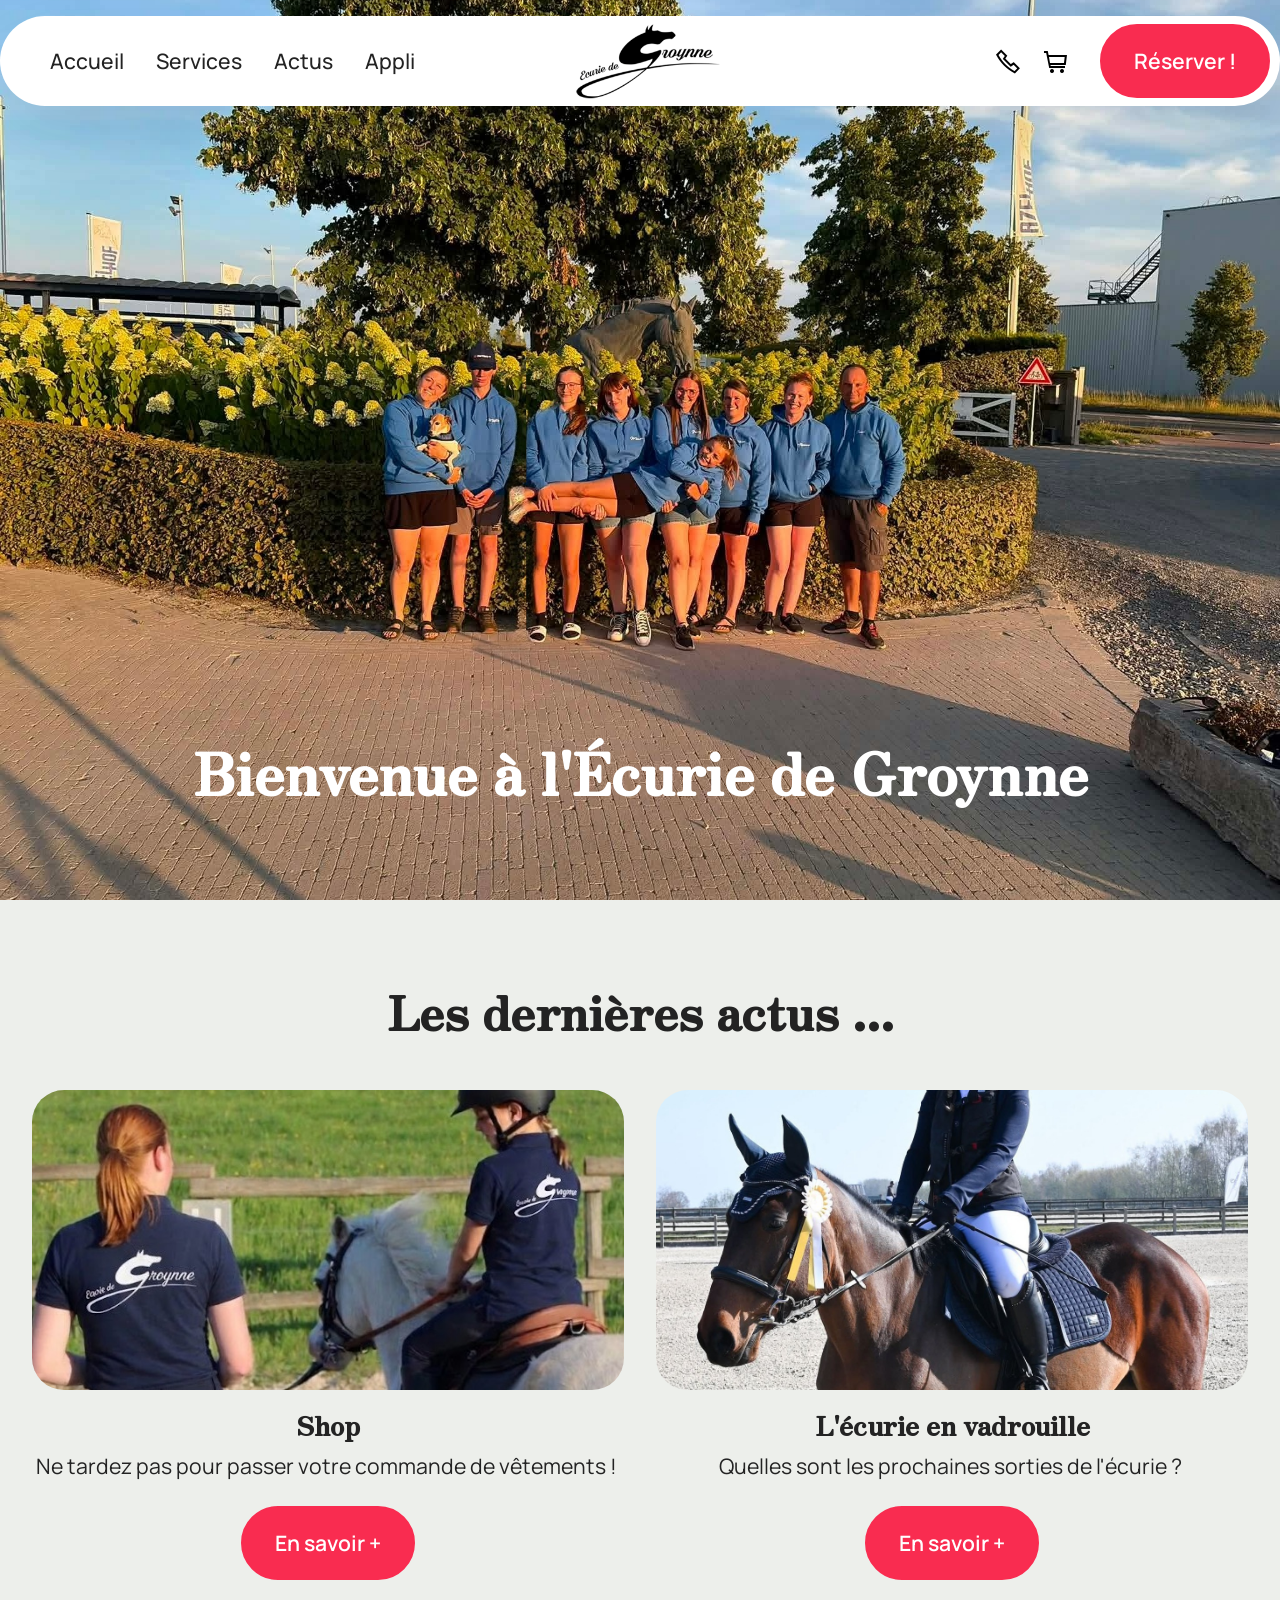
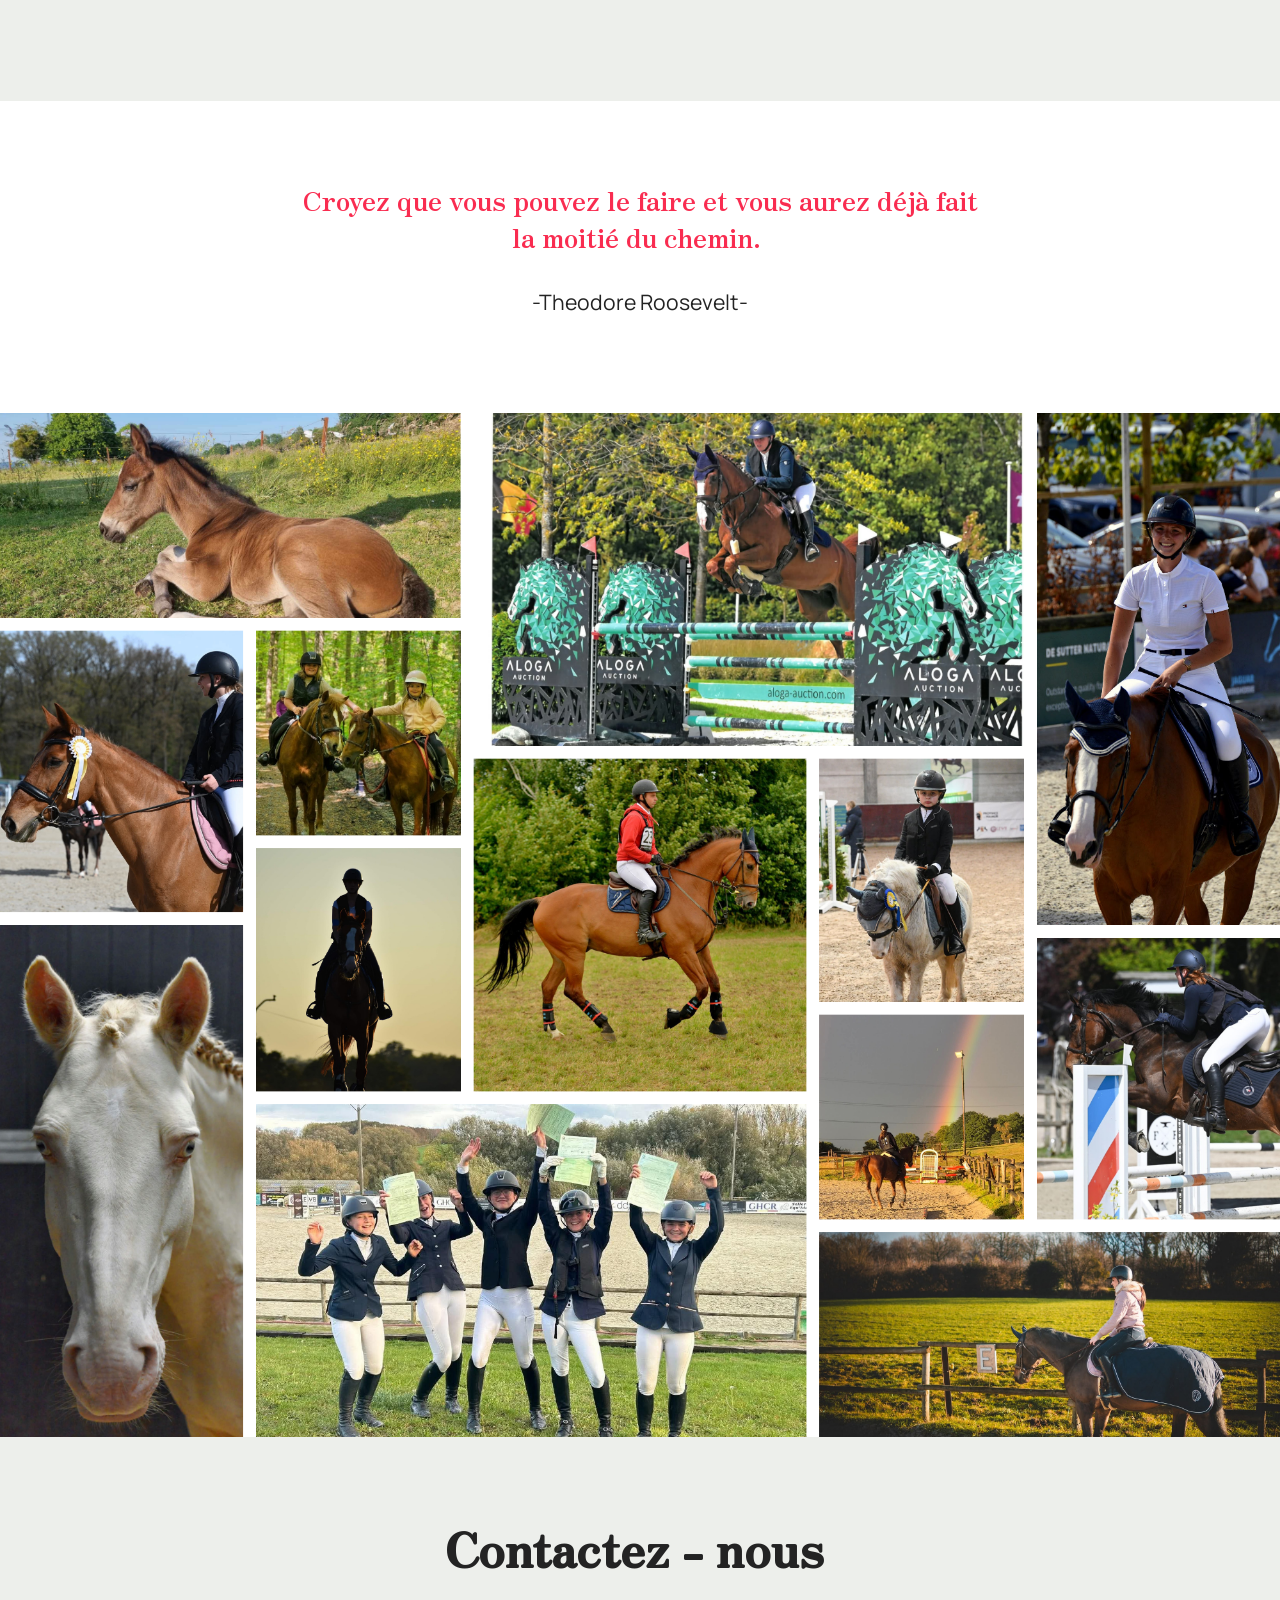
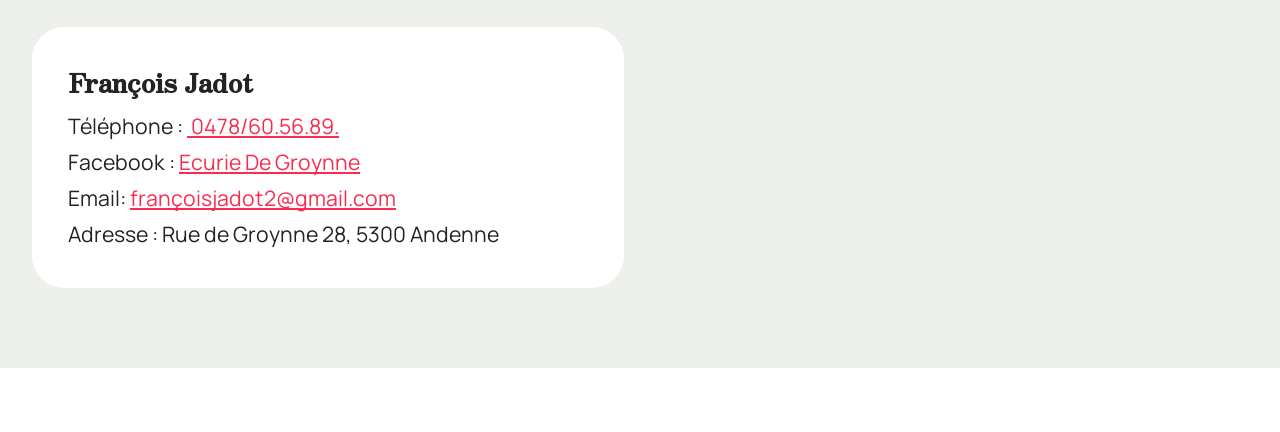
<file: index.html>
<!DOCTYPE html>
<html  >
<head>
  <!-- Site made with Mobirise Website Builder v6.2.0, https://mobirise.com -->
  <meta charset="UTF-8">
  <meta http-equiv="X-UA-Compatible" content="IE=edge">
  <meta name="generator" content="Mobirise v6.2.0, mobirise.com">
  <meta name="viewport" content="width=device-width, initial-scale=1, minimum-scale=1">
  <link rel="shortcut icon" href="assets/images/logo.png" type="image/x-icon">
  <meta name="description" content="Écurie à Andenne : cours d'équitation dès 4 ans, stages, pensions, brevets LEWB et ADEPS, sorties en concours,...">
  
  
  <title>Écurie de Groynne – Équitation à Andenne</title>
  <link rel="stylesheet" href="assets/web/assets/mobirise-icons2/mobirise2.css">
  <link rel="stylesheet" href="assets/bootstrap/css/bootstrap.min.css">
  <link rel="stylesheet" href="assets/parallax/jarallax.css">
  <link rel="stylesheet" href="assets/animatecss/animate.css">
  <link rel="stylesheet" href="assets/dropdown/css/style.css">
  <link rel="stylesheet" href="assets/theme/css/style.css">
  <link rel="preload" href="https://fonts.googleapis.com/css?family=Zen+Antique:400&display=swap" as="style" onload="this.onload=null;this.rel='stylesheet'">
  <noscript><link rel="stylesheet" href="https://fonts.googleapis.com/css?family=Zen+Antique:400&display=swap"></noscript>
  <link rel="preload" href="https://fonts.googleapis.com/css?family=Manrope:200,300,400,500,600,700,800&display=swap" as="style" onload="this.onload=null;this.rel='stylesheet'">
  <noscript><link rel="stylesheet" href="https://fonts.googleapis.com/css?family=Manrope:200,300,400,500,600,700,800&display=swap"></noscript>
  <link rel="preload" as="style" href="assets/mobirise/css/mbr-additional.css?v=wYDlAo"><link rel="stylesheet" href="assets/mobirise/css/mbr-additional.css?v=wYDlAo" type="text/css">

  
  
  
</head>
<body>
  
  <section data-bs-version="5.1" class="menu menu4 cid-vzCP0dGgdF" once="menu" id="menu04-0">
	

	<nav class="navbar navbar-dropdown navbar-expand-lg">
		<div class="container">
			<div class="navbar-brand">
				<span class="navbar-logo">
					<a href="index.html">
						<img src="assets/images/logo.png" alt="https://reservation-ecurie-de-groynne.netlify.app/" style="height: 4.6rem;">
					</a>
				</span>
				
			</div>
			<button class="navbar-toggler" type="button" data-toggle="collapse" data-bs-toggle="collapse" data-target="#navbarSupportedContent" data-bs-target="#navbarSupportedContent" aria-controls="navbarNavAltMarkup" aria-expanded="false" aria-label="Toggle navigation">
				<div class="hamburger">
					<span></span>
					<span></span>
					<span></span>
					<span></span>
				</div>
			</button>
			<div class="collapse navbar-collapse" id="navbarSupportedContent">
				<ul class="navbar-nav nav-dropdown" data-app-modern-menu="true"><li class="nav-item"><a class="nav-link link text-black text-primary display-4" href="index.html">Accueil</a></li><li class="nav-item"><a class="nav-link link text-black text-primary display-4" href="ServicesEDG.html">Services</a></li><li class="nav-item"><a class="nav-link link text-black text-primary display-4" href="ActusEDG.html">Actus</a></li><li class="nav-item"><a class="nav-link link text-black text-primary display-4" href="AppliEDG.html">Appli</a></li></ul>
				<div class="icons-menu">
					<a class="iconfont-wrapper" href="index.html#contacts02-17">
						<span class="p-2 mbr-iconfont mobi-mbri-phone mobi-mbri"></span>
					</a>
					<a class="iconfont-wrapper" href="BoutiqueEDG.html">
						<span class="p-2 mbr-iconfont mobi-mbri-shopping-cart mobi-mbri"></span>
					</a>
					
					
				</div>
				<div class="navbar-buttons mbr-section-btn"><a class="btn btn-primary display-4" href="https://reservation-ecurie-de-groynne.netlify.app/">Réserver !</a></div>
			</div>
		</div>
	</nav>
</section>

<section data-bs-version="5.1" class="header16 cid-vzPs8rzXx1 mbr-fullscreen mbr-parallax-background" id="header17-9">
  
  
  <div class="container-fluid">
    <div class="row">
      <div class="content-wrap col-12 col-md-12">
        <h1 class="mbr-section-title mbr-fonts-style mbr-white mb-4 display-1">
          <strong><br>Bienvenue à l'Écurie de Groynne</strong></h1>
        
        
        
      </div>
    </div>
  </div>
</section>

<section data-bs-version="5.1" class="features03 cid-vzPtJ06sTg" id="features03-a">
	
	
	<div class="container">
		<div class="row justify-content-center mb-5">
			<div class="col-12 content-head">
				<div class="mbr-section-head">
					<h4 class="mbr-section-title mbr-fonts-style align-center mb-0 display-2">
						<strong>Les dernières actus ...</strong></h4>
					
				</div>
			</div>
		</div>
		<div class="row">
			<div class="item features-image col-12 col-md-6 col-lg-6 active">
				<div class="item-wrapper">
					<div class="item-img mb-3">
						<img src="assets/images/whatsapp-image-2026-11-02-at-16.34.41-1.jpeg" alt="Mobirise Website Builder" title="">
					</div>
					<div class="item-content align-left">
						<h5 class="item-title mbr-fonts-style mt-0 mb-2 display-5"><strong>Shop</strong></h5>
						<p class="mbr-text mbr-fonts-style mb-3 display-7">Ne tardez pas pour passer votre commande de vêtements !&nbsp;</p>
						<div class="mbr-section-btn item-footer"><a href="BoutiqueEDG.html" class="btn item-btn btn-primary display-7">En savoir +</a></div>
					</div>
				</div>
			</div>
			<div class="item features-image col-12 col-md-6 col-lg-6">
				<div class="item-wrapper">
					<div class="item-img mb-3">
						<img src="assets/images/whatsapp-image-2026-11-03-at-15.43.32-1.jpeg" alt="Mobirise Website Builder" title="" data-slide-to="1" data-bs-slide-to="1">
					</div>
					<div class="item-content align-left">
						<h5 class="item-title mbr-fonts-style mb-2 mt-0 display-5">
							<strong>L'écurie en vadrouille</strong></h5>
						<p class="mbr-text mbr-fonts-style mb-3 display-7">Quelles sont les prochaines sorties de l'écurie ?&nbsp;</p>
						<div class="mbr-section-btn item-footer"><a href="ActusEDG.html#news07-v" class="btn item-btn btn-primary display-7">En savoir +</a></div>
					</div>
				</div>
			</div>
			
		</div>
	</div>
</section>

<section data-bs-version="5.1" class="article14 cid-vA72nKjjOL" id="article14-1c">
    
    <div class="container-fluid">
        <div class="row justify-content-center">
            <div class="col-md-12 col-lg-7">
                <h4 class="mbr-section-title mbr-fonts-style display-5">
                    Croyez que vous pouvez le faire et vous aurez déjà fait la moitié du chemin.&nbsp;<br></h4>
                <p class="mbr-section-subtitle mbr-fonts-style mt-4 display-7">
                    -Theodore Roosevelt-
                </p>
            </div>
        </div>
    </div>
</section>

<section data-bs-version="5.1" class="image03 cid-vA7cbX3Luu" id="image04-1h">
    

    <div class="image-block m-auto">
        <img src="assets/images/collage2.png" alt="Mobirise">
        
    </div>
</section>

<section data-bs-version="5.1" class="contacts02 map1 cid-vA6Go0cT1N" id="contacts02-17">

    

    
    <div class="container-fluid">
        <div class="row justify-content-center">
            <div class="col-12 content-head">
                <div class="mbr-section-head mb-5">
                    <h3 class="mbr-section-title mbr-fonts-style align-center mb-0 display-2">
                        <strong>Contactez - nous&nbsp;</strong></h3>
                    
                </div>
            </div>
        </div>
        <div class="row justify-content-center">
            <div class="card col-12 col-md-12 col-lg-6">
                <div class="card-wrapper">
                    <div class="text-wrapper">
                        <h5 class="cardTitle mbr-fonts-style mb-2 display-5"><strong>François Jadot</strong></h5>
                        <ul class="list mbr-fonts-style display-7">
                            <li class="mbr-text item-wrap">Téléphone :&nbsp;<a href="tel:0478/60.56.89" class="text-primary">&nbsp;0478/60.56.89.</a></li>
                            <li class="mbr-text item-wrap">Facebook : <a href="https://www.facebook.com/ecuriedegroynne/" class="text-primary" target="_blank">Ecurie De Groynne</a></li>
                            <li class="mbr-text item-wrap">Email: <a href="mailto:françoisjadot2@gmail.com" class="text-primary">françoisjadot2@gmail.com</a></li>
                            <li class="mbr-text item-wrap">Adresse : Rue de Groynne 28, 5300 Andenne</li>
                        </ul>
                    </div>
                </div>
            </div>
            <div class="map-wrapper col-md-12 col-lg-6">
                <div class="google-map"><iframe frameborder="0" style="border:0" src="https://www.google.com/maps/embed?pb=!1m18!1m12!1m3!1d1085.001317247149!2d5.08106536052043!3d50.47074767474617!2m3!1f0!2f0!3f0!3m2!1i1024!2i768!4f13.1!3m3!1m2!1s0x47c1a43a15f45bfb%3A0x68bce8df67170398!2sRue%20Groynne%2028%2C%205300%20Andenne%2C%20Belgium!5e1!3m2!1sen!2sus!4v1793887245845!5m2!1sen!2sus" allowfullscreen=""></iframe></div>
            </div>
        </div>
    </div>
</section><section class="display-7" style="padding: 0;align-items: center;justify-content: center;flex-wrap: wrap;    align-content: center;display: flex;position: relative;height: 4rem;"><a href="https://mobiri.se/" style="flex: 1 1;height: 4rem;position: absolute;width: 100%;z-index: 1;"><img alt="" style="height: 4rem;" src="[data-uri]"></a><p style="margin: 0;text-align: center;" class="display-7">&#8204;</p><a style="z-index:1" href="https://mobirise.com/builder/ai-website-generator.html">AI Website Generator</a></section><script src="assets/bootstrap/js/bootstrap.bundle.min.js"></script>  <script src="assets/parallax/jarallax.js"></script>  <script src="assets/smoothscroll/smooth-scroll.js"></script>  <script src="assets/ytplayer/index.js"></script>  <script src="assets/dropdown/js/navbar-dropdown.js"></script>  <script src="assets/theme/js/script.js"></script>  
  
  
  <input name="animation" type="hidden">
  </body>
</html>
</file>
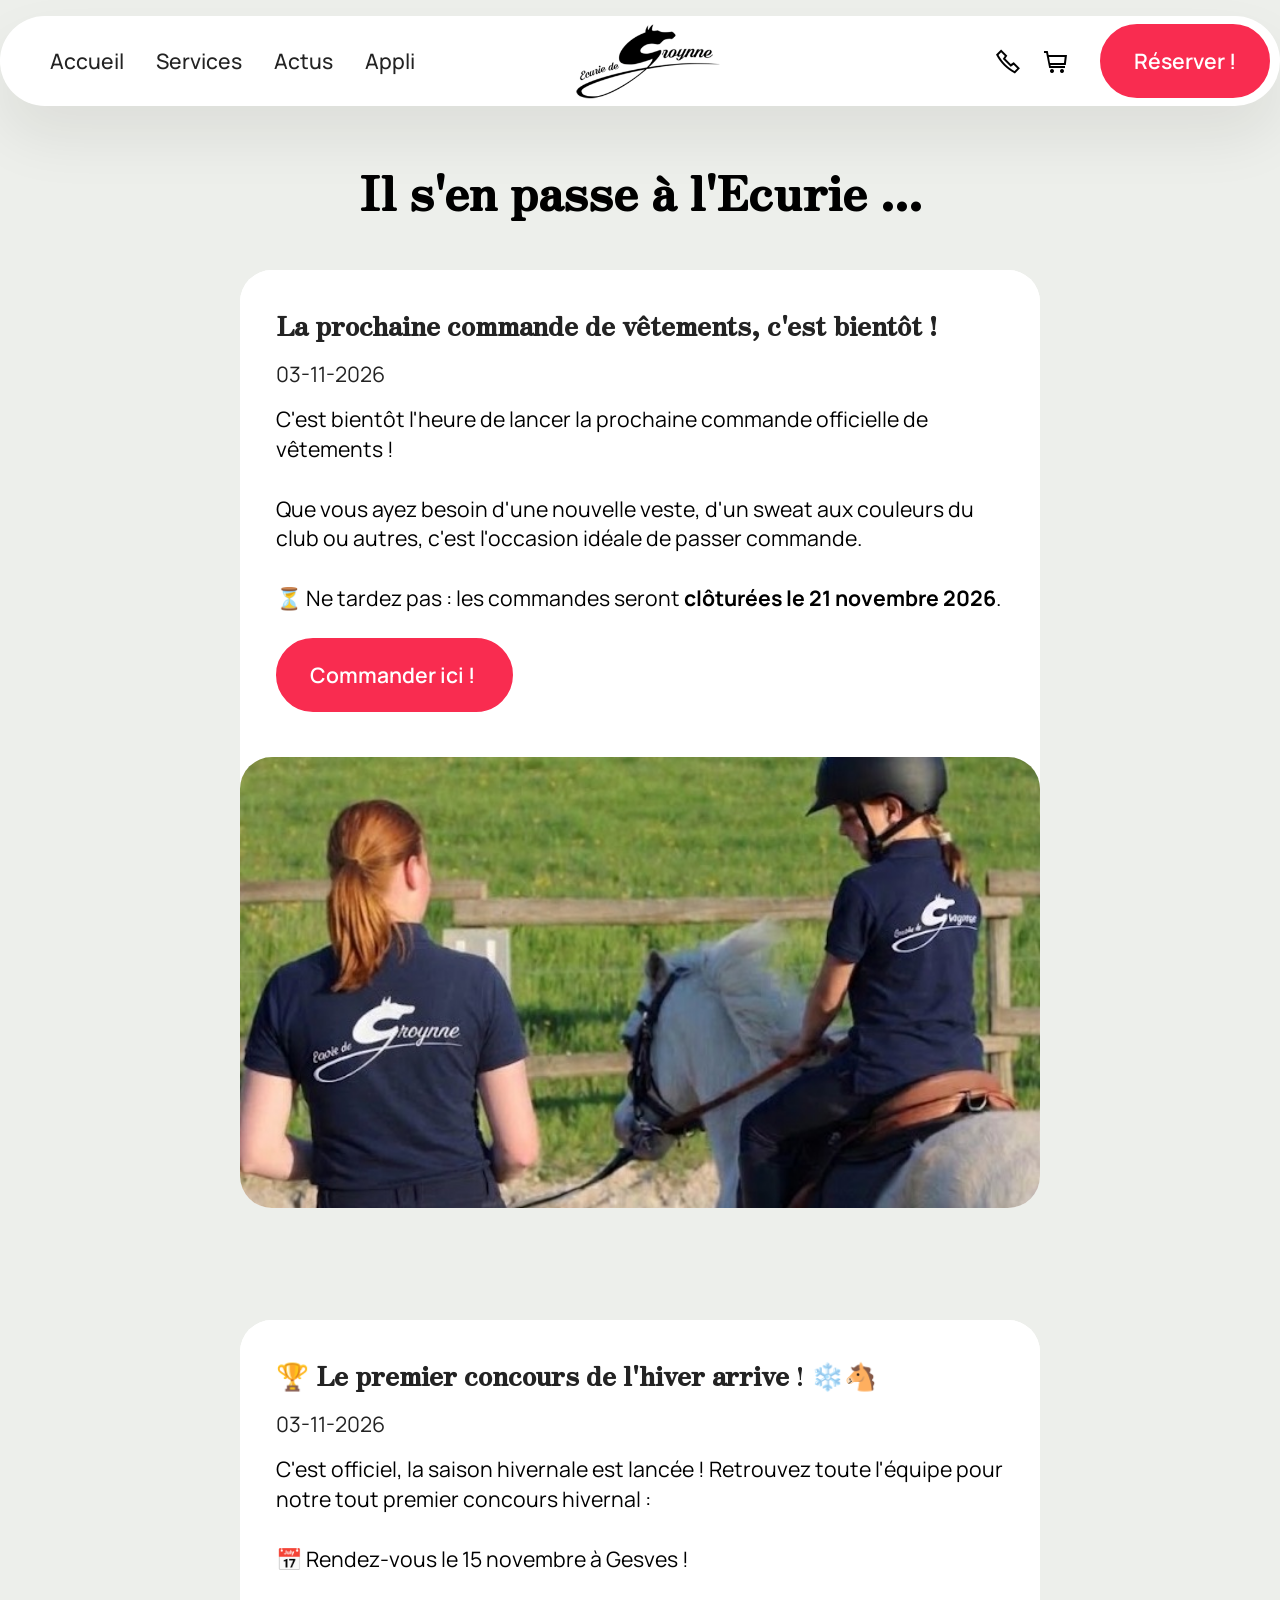
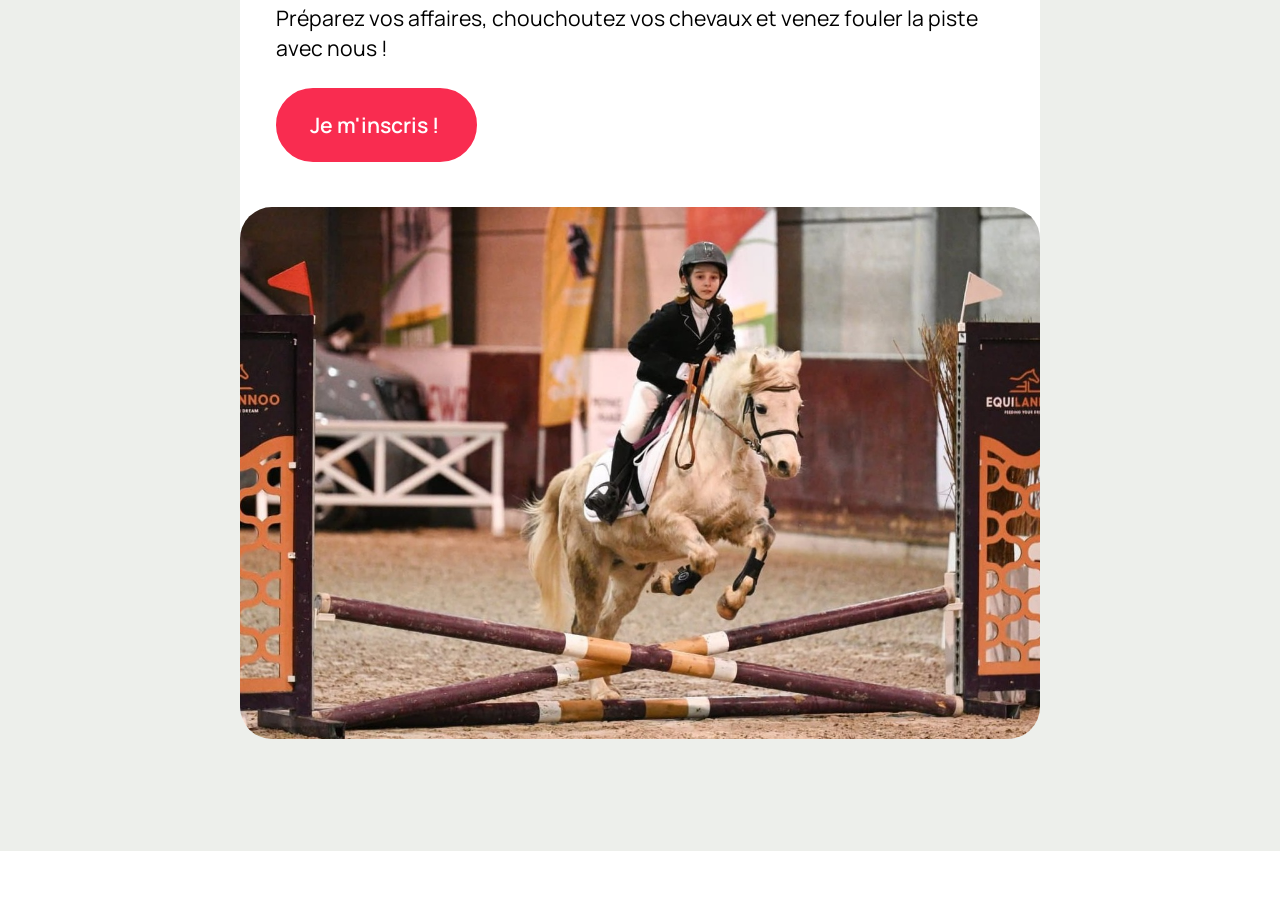
<file: ActusEDG.html>
<!DOCTYPE html>
<html  >
<head>
  <!-- Site made with Mobirise Website Builder v6.2.0, https://mobirise.com -->
  <meta charset="UTF-8">
  <meta http-equiv="X-UA-Compatible" content="IE=edge">
  <meta name="generator" content="Mobirise v6.2.0, mobirise.com">
  <meta name="viewport" content="width=device-width, initial-scale=1, minimum-scale=1">
  <link rel="shortcut icon" href="assets/images/logo.png" type="image/x-icon">
  <meta name="description" content="Les dernières nouvelles, sorties en concours et événements de l'Écurie de Groynne à Andenne.">
  
  
  <title>Actus – Écurie de Groynne</title>
  <link rel="stylesheet" href="assets/web/assets/mobirise-icons2/mobirise2.css">
  <link rel="stylesheet" href="assets/bootstrap/css/bootstrap.min.css">
  <link rel="stylesheet" href="assets/animatecss/animate.css">
  <link rel="stylesheet" href="assets/dropdown/css/style.css">
  <link rel="stylesheet" href="assets/theme/css/style.css">
  <link rel="preload" href="https://fonts.googleapis.com/css?family=Zen+Antique:400&display=swap" as="style" onload="this.onload=null;this.rel='stylesheet'">
  <noscript><link rel="stylesheet" href="https://fonts.googleapis.com/css?family=Zen+Antique:400&display=swap"></noscript>
  <link rel="preload" href="https://fonts.googleapis.com/css?family=Manrope:200,300,400,500,600,700,800&display=swap" as="style" onload="this.onload=null;this.rel='stylesheet'">
  <noscript><link rel="stylesheet" href="https://fonts.googleapis.com/css?family=Manrope:200,300,400,500,600,700,800&display=swap"></noscript>
  <link rel="preload" as="style" href="assets/mobirise/css/mbr-additional.css?v=Wi2dIq"><link rel="stylesheet" href="assets/mobirise/css/mbr-additional.css?v=Wi2dIq" type="text/css">

  
  
  
</head>
<body>
  
  <section data-bs-version="5.1" class="menu menu4 cid-vzPH5pP2Ji" once="menu" id="menu04-e">
	

	<nav class="navbar navbar-dropdown navbar-expand-lg">
		<div class="container">
			<div class="navbar-brand">
				<span class="navbar-logo">
					<a href="index.html">
						<img src="assets/images/logo.png" alt="https://reservation-ecurie-de-groynne.netlify.app/" style="height: 4.6rem;">
					</a>
				</span>
				
			</div>
			<button class="navbar-toggler" type="button" data-toggle="collapse" data-bs-toggle="collapse" data-target="#navbarSupportedContent" data-bs-target="#navbarSupportedContent" aria-controls="navbarNavAltMarkup" aria-expanded="false" aria-label="Toggle navigation">
				<div class="hamburger">
					<span></span>
					<span></span>
					<span></span>
					<span></span>
				</div>
			</button>
			<div class="collapse navbar-collapse" id="navbarSupportedContent">
				<ul class="navbar-nav nav-dropdown" data-app-modern-menu="true"><li class="nav-item"><a class="nav-link link text-black text-primary display-4" href="index.html">Accueil</a></li><li class="nav-item"><a class="nav-link link text-black text-primary display-4" href="ServicesEDG.html">Services</a></li><li class="nav-item"><a class="nav-link link text-black text-primary display-4" href="ActusEDG.html">Actus</a></li><li class="nav-item"><a class="nav-link link text-black text-primary display-4" href="AppliEDG.html">Appli</a></li></ul>
				<div class="icons-menu">
					<a class="iconfont-wrapper" href="index.html#contacts02-17">
						<span class="p-2 mbr-iconfont mobi-mbri-phone mobi-mbri"></span>
					</a>
					<a class="iconfont-wrapper" href="BoutiqueEDG.html">
						<span class="p-2 mbr-iconfont mobi-mbri-shopping-cart mobi-mbri"></span>
					</a>
					
					
				</div>
				<div class="navbar-buttons mbr-section-btn"><a class="btn btn-primary display-4" href="https://reservation-ecurie-de-groynne.netlify.app/">Réserver !</a></div>
			</div>
		</div>
	</nav>
</section>

<section data-bs-version="5.1" class="news07 cid-vzVI3T6hH9" id="news07-u">
    
    <div class="container">
        <div class="col-12 mb-5 content-head">
            <h3 class="mbr-section-title mbr-fonts-style align-center mb-0 display-2">
                <strong>Il s'en passe à l'Ecurie ...</strong></h3>
            
        </div>
        <div class="row justify-content-center ">
            <div class="col-12 col-lg-8">
                <div class="item features-without-image col-12 active">
                    <div class="item-wrapper card-wrapper">
                        <div class="card text-content">
                            <h5 class="mbr-card-title mbr-fonts-style mt-0 mb-3 display-5"><strong>La prochaine commande de vêtements, c'est bientôt !&nbsp;</strong></h5>
                            <h6 class="mbr-card-subtitle mbr-fonts-style mt-0 mb-3 display-7">
                                03-11-2026</h6>
                            <p class="mbr-text mbr-fonts-style mt-0 mb-3 display-7">C'est bientôt l'heure de lancer la prochaine commande officielle de vêtements !<br><br>Que vous ayez besoin d'une nouvelle veste, d'un sweat aux couleurs du club ou autres, c'est l'occasion idéale de passer commande.<br><br>⏳ Ne tardez pas : les commandes seront <strong>clôturées le 21 novembre 2026</strong>.</p>
                            <div class="mbr-section-btn"><a class="btn btn-primary display-7" href="BoutiqueEDG.html">Commander ici !&nbsp;</a></div>
                        </div>
                        <div class="image-wrapper d-flex justify-content-center">
                            <img src="assets/images/whatsapp-image-2026-11-02-at-16.34.41-1.jpeg" alt="Mobirise Website Builder" data-slide-to="1" data-bs-slide-to="1">
                        </div>
                    </div>
                </div>
            </div>
        </div>
    </div>
</section>

<section data-bs-version="5.1" class="news07 cid-vzVJaWphbA" id="news07-v">
    
    <div class="container">
        
        <div class="row justify-content-center ">
            <div class="col-12 col-lg-8">
                <div class="item features-without-image col-12 active">
                    <div class="item-wrapper card-wrapper">
                        <div class="card text-content">
                            <h5 class="mbr-card-title mbr-fonts-style mt-0 mb-3 display-5">🏆 <strong>Le premier concours de l'hiver arrive&nbsp;</strong>! ❄️🐴</h5>
                            <h6 class="mbr-card-subtitle mbr-fonts-style mt-0 mb-3 display-7">
                                03-11-2026</h6>
                            <p class="mbr-text mbr-fonts-style mt-0 mb-3 display-7">C'est officiel, la saison hivernale est lancée ! Retrouvez toute l'équipe pour notre tout premier concours hivernal :<br><br>📅 Rendez-vous le 15 novembre à Gesves !<br><br>Préparez vos affaires, chouchoutez vos chevaux et venez fouler la piste avec nous !</p>
                            <div class="mbr-section-btn"><a class="btn btn-primary display-7" href="https://reservation-ecurie-de-groynne.netlify.app/">Je m'inscris !&nbsp;</a></div>
                        </div>
                        <div class="image-wrapper d-flex justify-content-center">
                            <img src="assets/images/whatsapp-image-2026-09-11-at-13.26.50-1.jpeg" alt="Mobirise Website Builder" data-slide-to="1" data-bs-slide-to="1">
                        </div>
                    </div>
                </div>
            </div>
        </div>
    </div>
</section><section class="display-7" style="padding: 0;align-items: center;justify-content: center;flex-wrap: wrap;    align-content: center;display: flex;position: relative;height: 4rem;"><a href="https://mobiri.se/" style="flex: 1 1;height: 4rem;position: absolute;width: 100%;z-index: 1;"><img alt="" style="height: 4rem;" src="[data-uri]"></a><p style="margin: 0;text-align: center;" class="display-7">&#8204;</p><a style="z-index:1" href="https://mobirise.com/builder/ai-website-generator.html">AI Website Generator</a></section><script src="assets/bootstrap/js/bootstrap.bundle.min.js"></script>  <script src="assets/smoothscroll/smooth-scroll.js"></script>  <script src="assets/ytplayer/index.js"></script>  <script src="assets/dropdown/js/navbar-dropdown.js"></script>  <script src="assets/theme/js/script.js"></script>  
  
  
  <input name="animation" type="hidden">
  </body>
</html>
</file>
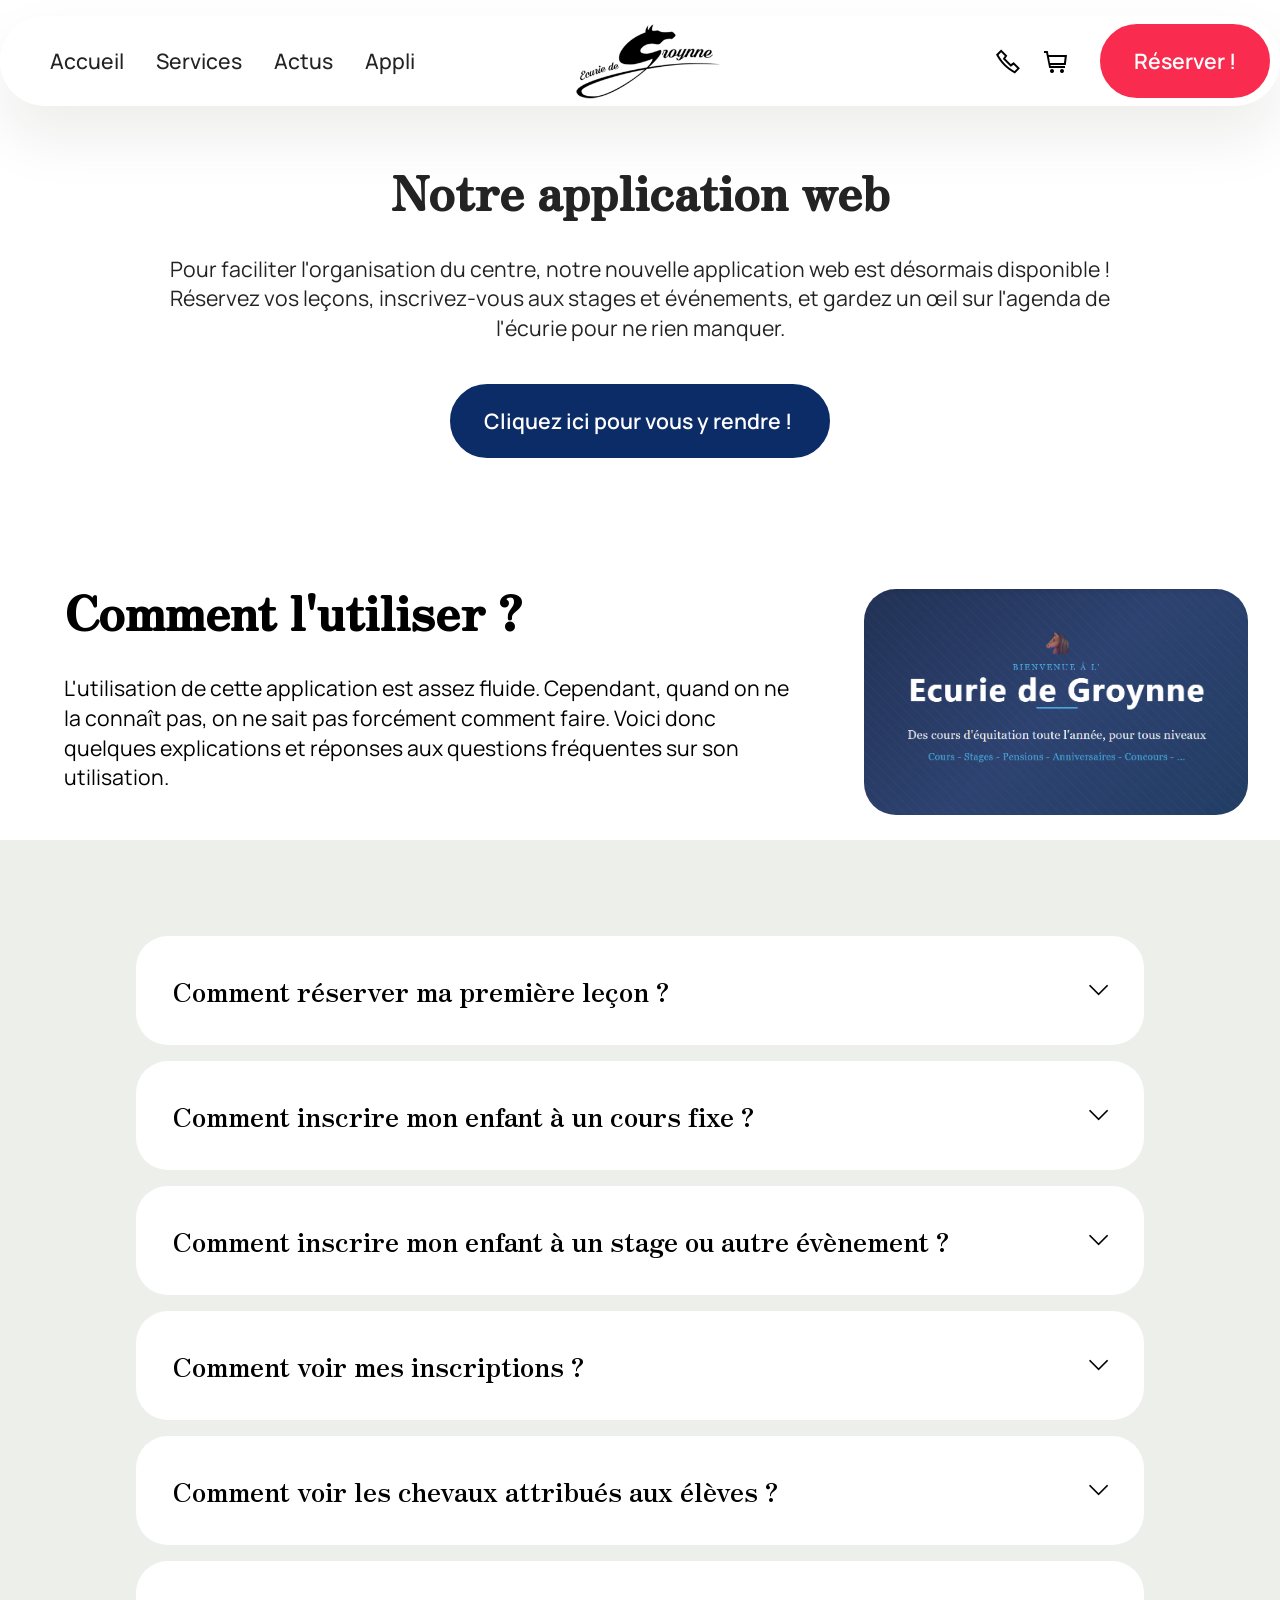
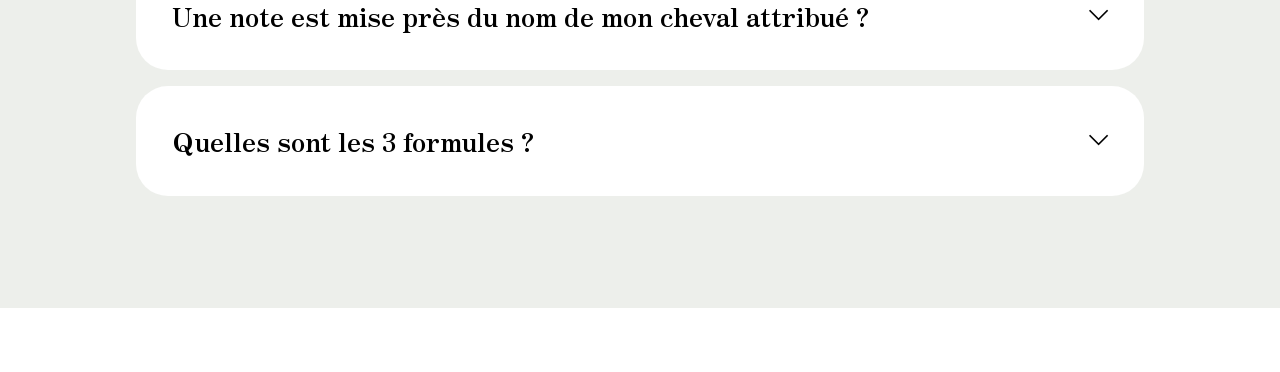
<file: AppliEDG.html>
<!DOCTYPE html>
<html  >
<head>
  <!-- Site made with Mobirise Website Builder v6.2.0, https://mobirise.com -->
  <meta charset="UTF-8">
  <meta http-equiv="X-UA-Compatible" content="IE=edge">
  <meta name="generator" content="Mobirise v6.2.0, mobirise.com">
  <meta name="viewport" content="width=device-width, initial-scale=1, minimum-scale=1">
  <link rel="shortcut icon" href="assets/images/logo.png" type="image/x-icon">
  <meta name="description" content="Comment réserver vos leçons d'équitation à l'Écurie de Groynne : guide pas à pas de l'application de réservation.">
  
  
  <title>Réserver une leçon – Écurie de Groynne</title>
  <link rel="stylesheet" href="assets/web/assets/mobirise-icons2/mobirise2.css">
  <link rel="stylesheet" href="assets/bootstrap/css/bootstrap.min.css">
  <link rel="stylesheet" href="assets/animatecss/animate.css">
  <link rel="stylesheet" href="assets/dropdown/css/style.css">
  <link rel="stylesheet" href="assets/theme/css/style.css">
  <link rel="preload" href="https://fonts.googleapis.com/css?family=Zen+Antique:400&display=swap" as="style" onload="this.onload=null;this.rel='stylesheet'">
  <noscript><link rel="stylesheet" href="https://fonts.googleapis.com/css?family=Zen+Antique:400&display=swap"></noscript>
  <link rel="preload" href="https://fonts.googleapis.com/css?family=Manrope:200,300,400,500,600,700,800&display=swap" as="style" onload="this.onload=null;this.rel='stylesheet'">
  <noscript><link rel="stylesheet" href="https://fonts.googleapis.com/css?family=Manrope:200,300,400,500,600,700,800&display=swap"></noscript>
  <link rel="preload" as="style" href="assets/mobirise/css/mbr-additional.css?v=5v1zh3"><link rel="stylesheet" href="assets/mobirise/css/mbr-additional.css?v=5v1zh3" type="text/css">

  
  
  
</head>
<body>
  
  <section data-bs-version="5.1" class="menu menu4 cid-vzCP0dGgdF" once="menu" id="menu04-1j">
	

	<nav class="navbar navbar-dropdown navbar-expand-lg">
		<div class="container">
			<div class="navbar-brand">
				<span class="navbar-logo">
					<a href="index.html">
						<img src="assets/images/logo.png" alt="https://reservation-ecurie-de-groynne.netlify.app/" style="height: 4.6rem;">
					</a>
				</span>
				
			</div>
			<button class="navbar-toggler" type="button" data-toggle="collapse" data-bs-toggle="collapse" data-target="#navbarSupportedContent" data-bs-target="#navbarSupportedContent" aria-controls="navbarNavAltMarkup" aria-expanded="false" aria-label="Toggle navigation">
				<div class="hamburger">
					<span></span>
					<span></span>
					<span></span>
					<span></span>
				</div>
			</button>
			<div class="collapse navbar-collapse" id="navbarSupportedContent">
				<ul class="navbar-nav nav-dropdown" data-app-modern-menu="true"><li class="nav-item"><a class="nav-link link text-black text-primary display-4" href="index.html">Accueil</a></li><li class="nav-item"><a class="nav-link link text-black text-primary display-4" href="ServicesEDG.html">Services</a></li><li class="nav-item"><a class="nav-link link text-black text-primary display-4" href="ActusEDG.html">Actus</a></li><li class="nav-item"><a class="nav-link link text-black text-primary display-4" href="AppliEDG.html">Appli</a></li></ul>
				<div class="icons-menu">
					<a class="iconfont-wrapper" href="index.html#contacts02-17">
						<span class="p-2 mbr-iconfont mobi-mbri-phone mobi-mbri"></span>
					</a>
					<a class="iconfont-wrapper" href="BoutiqueEDG.html">
						<span class="p-2 mbr-iconfont mobi-mbri-shopping-cart mobi-mbri"></span>
					</a>
					
					
				</div>
				<div class="navbar-buttons mbr-section-btn"><a class="btn btn-primary display-4" href="https://reservation-ecurie-de-groynne.netlify.app/">Réserver !</a></div>
			</div>
		</div>
	</nav>
</section>

<section data-bs-version="5.1" class="article11 cid-vA7lKh1tpS" id="article11-1k">
    

    
    
    <div class="container">
        <div class="row justify-content-center">
            <div class="title col-md-12 col-lg-10">
                <h3 class="mbr-section-title mbr-fonts-style align-center mt-0 mb-0 display-2">
                <strong>Notre application web</strong></h3>
                <h4 class="mbr-section-subtitle align-center mbr-fonts-style mt-4 display-7">Pour faciliter l'organisation du centre, notre nouvelle application web est désormais disponible ! Réservez vos leçons, inscrivez-vous aux stages et événements, et gardez un œil sur l'agenda de l'écurie pour ne rien manquer.</h4>
                <div class="mbr-section-btn align-center mt-4"><a class="btn btn-secondary display-4" href="https://reservation-ecurie-de-groynne.netlify.app/" target="_blank">Cliquez ici pour vous y rendre !&nbsp;</a></div>
            </div>
        </div>
    </div>
</section>

<section data-bs-version="5.1" class="start article4 cid-vA7nmk939F" id="article04-1m">
	

	
	

	<div class="container">
		<div class="row justify-content-center">
			<div class="col-12 col-md-12 col-lg-4 image-wrapper">
				<a href="https://reservation-ecurie-de-groynne.netlify.app/" target="_blank"><img class="w-100" src="assets/images/capture-dcran-2026-11-6.png" alt="Mobirise Website Builder"></a>
			</div>
			<div class="col-12 col-md-12 col-lg">
				<div class="text-wrapper align-left">
					<h1 class="mbr-section-title mbr-fonts-style mb-4 display-2"><strong>Comment l'utiliser ?&nbsp;</strong></h1>
					<p class="mbr-text mbr-fonts-style mb-4 display-7">L'utilisation de cette application est assez fluide. Cependant, quand on ne la connaît pas, on ne sait pas forcément comment faire. Voici donc quelques explications et réponses aux questions fréquentes sur son utilisation.<br></p>
					
				</div>
			</div>
		</div>
	</div>
</section>

<section data-bs-version="5.1" class="list1 cid-vA7nhejyhy" id="list01-1l">	
    
	
	<div class="container">
		<div class="row justify-content-center">
			<div class="col-12 col-md-12 col-lg-10 m-auto">
				<div class="content">
					
					<div id="bootstrap-accordion_57" class="panel-group accordionStyles accordion" role="tablist" aria-multiselectable="true">
						<div class="card">
							<div class="card-header" role="tab" id="headingOne">
								<a role="button" class="panel-title collapsed" data-toggle="collapse" data-bs-toggle="collapse" data-core="" href="#collapse1_57" aria-expanded="false" aria-controls="collapse1">
									<h6 class="panel-title-edit mbr-semibold mbr-fonts-style mb-0 display-5">
										Comment réserver ma première leçon ?&nbsp;</h6>
									<span class="sign mbr-iconfont mobi-mbri-arrow-down"></span>
								</a>
							</div>
							<div id="collapse1_57" class="panel-collapse noScroll collapse" role="tabpanel" aria-labelledby="headingOne" data-parent="#accordion" data-bs-parent="#bootstrap-accordion_57">
								<div class="panel-body">
									<p class="mbr-fonts-style panel-text display-7">
										Pour réserver une "prise de contact" (la première leçon de votre enfant dans l'écurie), suivez cette marche à suivre :&nbsp;<br>1. Ouvrir l'application et cliquer sur "STAGES &amp; EVENEMENTS"<br>2. Une liste de créneaux s'ouvre devant vous, choisissez la prise de contact qui vous convient le mieux.&nbsp;<br>3. Cliquez sur "S'inscrire", rentrez les différentes données demandées (elles resteront confidentielles).&nbsp;<br>4. Confirmez l'inscription.&nbsp;<br>5. Voilà, vous êtes inscrits !&nbsp;</p>
								</div>
							</div>
						</div>
						<div class="card">
							<div class="card-header" role="tab" id="headingOne">
								<a role="button" class="panel-title collapsed" data-toggle="collapse" data-bs-toggle="collapse" data-core="" href="#collapse2_57" aria-expanded="false" aria-controls="collapse2">
									<h6 class="panel-title-edit mbr-semibold mbr-fonts-style mb-0 display-5">
										Comment inscrire mon enfant à un cours fixe ?&nbsp;</h6>
									<span class="sign mbr-iconfont mobi-mbri-arrow-down"></span>
								</a>
							</div>
							<div id="collapse2_57" class="panel-collapse noScroll collapse" role="tabpanel" aria-labelledby="headingOne" data-parent="#accordion" data-bs-parent="#bootstrap-accordion_57">
								<div class="panel-body">
									<p class="mbr-fonts-style panel-text display-7">Pour réserver une "leçon fixe" (le jour et le niveau de la leçon est décidé avec le moniteur), suivez cette marche à suivre : 
<br>1. Décidez avec le moniteur de votre enfant le jour et l'heure de la leçon. <br>2. Ouvrez l'application et cliquez sur "Cours Fixe à l'année".<br>3. Choisissez la formule qui vous convient le mieux (explication des différentes formules à la suite des questions).<br>4. Cliquez l'heure et le jour convenu avec le moniteur. 
<br>5. Remplissez les informations utiles et confirmez l'inscription. <br>6. Voilà, vous êtes inscrits !&nbsp;</p>
								</div>
							</div>
						</div>
						<div class="card">
							<div class="card-header" role="tab" id="headingOne">
								<a role="button" class="panel-title collapsed" data-toggle="collapse" data-bs-toggle="collapse" data-core="" href="#collapse3_57" aria-expanded="false" aria-controls="collapse3">
									<h6 class="panel-title-edit mbr-semibold mbr-fonts-style mb-0 display-5">
										Comment inscrire mon enfant à un stage ou autre évènement ?&nbsp;</h6>
									<span class="sign mbr-iconfont mobi-mbri-arrow-down"></span>
								</a>
							</div>
							<div id="collapse3_57" class="panel-collapse noScroll collapse" role="tabpanel" aria-labelledby="headingOne" data-parent="#accordion" data-bs-parent="#bootstrap-accordion_57">
								<div class="panel-body">
									<p class="mbr-fonts-style panel-text display-7">Pour réserver une "prise de contact" (la première leçon de votre enfant dans l'écurie), suivez cette marche à suivre : 
<br>1. Ouvrir l'application et cliquer sur "STAGES &amp; EVENEMENTS"
<br>2. Une liste d'évènements s'ouvre à vous, choisissez celui qui vous intéresse.&nbsp;<br>3. Cliquez sur "S'inscrire", rentrez les différentes données demandées (elles resteront confidentielles). 
<br>4. Confirmez l'inscription. 
<br>5. Voilà, vous êtes inscrits !&nbsp;</p>
								</div>
							</div>
						</div>
						<div class="card">
							<div class="card-header" role="tab" id="headingOne">
								<a role="button" class="panel-title collapsed" data-toggle="collapse" data-bs-toggle="collapse" data-core="" href="#collapse4_57" aria-expanded="false" aria-controls="collapse4">
									<h6 class="panel-title-edit mbr-semibold mbr-fonts-style mb-0 display-5">
										Comment voir mes inscriptions ?&nbsp;</h6>
									<span class="sign mbr-iconfont mobi-mbri-arrow-down"></span>
								</a>
							</div>
							<div id="collapse4_57" class="panel-collapse noScroll collapse" role="tabpanel" aria-labelledby="headingOne" data-parent="#accordion" data-bs-parent="#bootstrap-accordion_57">
								<div class="panel-body">
									<p class="mbr-fonts-style panel-text display-7">
										Vous avez la possibilité de consulter vos différentes inscriptions faites sur l'application. Voici comment faire :&nbsp;&nbsp;<br>1. Ouvrir l'application et cliquer sur "Mes inscriptions"<br>2. Rentrer le nom et le prénom de l'élève, confirmer.&nbsp;<br>3. La prochaine séance s'affiche alors.&nbsp;<br><br>Si vous voulez voir tout l'historique de vos inscriptions (avec présences), il vous suffit de cliquer sur "Voir tout l'historique" et rentrer votre adresse mail.&nbsp;</p>
								</div>
							</div>
						</div>
						<div class="card">
							<div class="card-header" role="tab" id="headingOne">
								<a role="button" class="panel-title collapsed" data-toggle="collapse" data-bs-toggle="collapse" data-core="" href="#collapse5_57" aria-expanded="false" aria-controls="collapse5">
									<h6 class="panel-title-edit mbr-semibold mbr-fonts-style mb-0 display-5">Comment voir les chevaux attribués aux élèves ?&nbsp;</h6>
									<span class="sign mbr-iconfont mobi-mbri-arrow-down"></span>
								</a>
							</div>
							<div id="collapse5_57" class="panel-collapse noScroll collapse" role="tabpanel" aria-labelledby="headingOne" data-parent="#accordion" data-bs-parent="#bootstrap-accordion_57">
								<div class="panel-body">
									<p class="mbr-fonts-style panel-text display-7">
										Si vous cliquez sur "Aujourd'hui &amp; Demain", vous avez accès à la liste des cavaliers et des chevaux (quand le moniteur les a ajoutés). Si un tiret (-) apparait à côté de votre prénom, soit le moniteur n'a pas encore ajouté votre cheval, soit vous êtes absent.&nbsp;<br><br>-&gt; Pensez à y jeter un oeil avant votre leçon, cela permet au moniteur de rester concentré sur sa leçon précédente.&nbsp;</p>
								</div>
							</div>
						</div>
						<div class="card">
							<div class="card-header" role="tab" id="headingOne">
								<a role="button" class="panel-title collapsed" data-toggle="collapse" data-bs-toggle="collapse" data-core="" href="#collapse6_57" aria-expanded="false" aria-controls="collapse6">
									<h6 class="panel-title-edit mbr-semibold mbr-fonts-style mb-0 display-5">
										Une note est mise près du nom de mon cheval attribué ?&nbsp;</h6>
									<span class="sign mbr-iconfont mobi-mbri-arrow-down"></span>
								</a>
							</div>
							<div id="collapse6_57" class="panel-collapse noScroll collapse" role="tabpanel" aria-labelledby="headingOne" data-parent="#accordion" data-bs-parent="#bootstrap-accordion_57">
								<div class="panel-body">
									<p class="mbr-fonts-style panel-text display-7">Notre cavalerie est importante ! Certains de nos chevaux et poneys ont besoin de matériel supplémentaire ou d'actions "spéciales". Les notes sont importantes et DOIVENT êtres suivies.&nbsp;<br><br>Par exemple, nos 2 purs-sangs (Galop et Tinary) ne peuvent pas être préparés à l'attache. On les laisse au box, avec un licol mais sans noeud d'attache. Ils peuvent parfois avoir besoin de bouger et n'aiment pas se sentir bloqués.&nbsp;<br><br>Autre exemple, notre gentil compagnon Bolt s'est blessé à l'oeil gauche. Heureusement, il va beaucoup mieux ! Cependant, il a besoin de son masque à mouche (Anti-UV) au dessus de son bridon lorsqu'il y a du soleil. Ses grands yeux bleus sont sensibles.&nbsp;<br><br>En cas de questions, n'hésitez pas à questionner votre moniteur !</p>
								</div>
							</div>
						</div>
					</div>
				</div>
			</div>
		</div>
	</div>
</section>

<section data-bs-version="5.1" class="list1 cid-vA8Oj7kJ30" id="list01-1n">	
    
	
	<div class="container">
		<div class="row justify-content-center">
			<div class="col-12 col-md-12 col-lg-10 m-auto">
				<div class="content">
					
					<div id="bootstrap-accordion_59" class="panel-group accordionStyles accordion" role="tablist" aria-multiselectable="true">
						<div class="card">
							<div class="card-header" role="tab" id="headingOne">
								<a role="button" class="panel-title collapsed" data-toggle="collapse" data-bs-toggle="collapse" data-core="" href="#collapse1_59" aria-expanded="false" aria-controls="collapse1">
									<h6 class="panel-title-edit mbr-semibold mbr-fonts-style mb-0 display-5">
										Quelles sont les 3 formules ?&nbsp;</h6>
									<span class="sign mbr-iconfont mobi-mbri-arrow-down"></span>
								</a>
							</div>
							<div id="collapse1_59" class="panel-collapse noScroll collapse" role="tabpanel" aria-labelledby="headingOne" data-parent="#accordion" data-bs-parent="#bootstrap-accordion_59">
								<div class="panel-body">
									<p class="mbr-fonts-style panel-text display-7">Les 3 formules sont 3 possibilités de payements différents.&nbsp;<br><br>-&gt; A la séance : c'est la formule la plus couteuse : 20 € la séance, à payer le jour du cours.&nbsp;<br><br>-&gt; Le pack des 10 séances : il revient à 16€ la séance, soit 160 € l'abonnement. A payer avant la 1ère séance, valable 12 semaines.&nbsp;<br><br>-&gt; L'abonnement des 7 semaines : le plus avantageux, il suit les périodes scolaires. A la rentrée de chaque vacance, l'abonnement doit être renouvelé jusqu'aux vacances suivantes (exemple de septembre à Toussaint).&nbsp;<br>&nbsp; &nbsp; &nbsp; 1x/semaine = 91 €<br>&nbsp; &nbsp; &nbsp;2x/semaine = 168 €<br>&nbsp; &nbsp; &nbsp;3x/semaine = 252 €<br><br>⚠️Une leçon est récupérable uniquement dans la même semaine, si l'Ecurie a été informé de l'absence au moins 48h à l'avance.<br></p>
								</div>
							</div>
						</div>
						
						
						
						
						
					</div>
				</div>
			</div>
		</div>
	</div>
</section><section class="display-7" style="padding: 0;align-items: center;justify-content: center;flex-wrap: wrap;    align-content: center;display: flex;position: relative;height: 4rem;"><a href="https://mobiri.se/" style="flex: 1 1;height: 4rem;position: absolute;width: 100%;z-index: 1;"><img alt="" style="height: 4rem;" src="[data-uri]"></a><p style="margin: 0;text-align: center;" class="display-7">&#8204;</p><a style="z-index:1" href="https://mobirise.com/builder/ai-website-maker.html">Best AI Website Maker</a></section><script src="assets/bootstrap/js/bootstrap.bundle.min.js"></script>  <script src="assets/smoothscroll/smooth-scroll.js"></script>  <script src="assets/ytplayer/index.js"></script>  <script src="assets/dropdown/js/navbar-dropdown.js"></script>  <script src="assets/mbr-switch-arrow/mbr-switch-arrow.js"></script>  <script src="assets/theme/js/script.js"></script>  
  
  
  <input name="animation" type="hidden">
  </body>
</html>
</file>
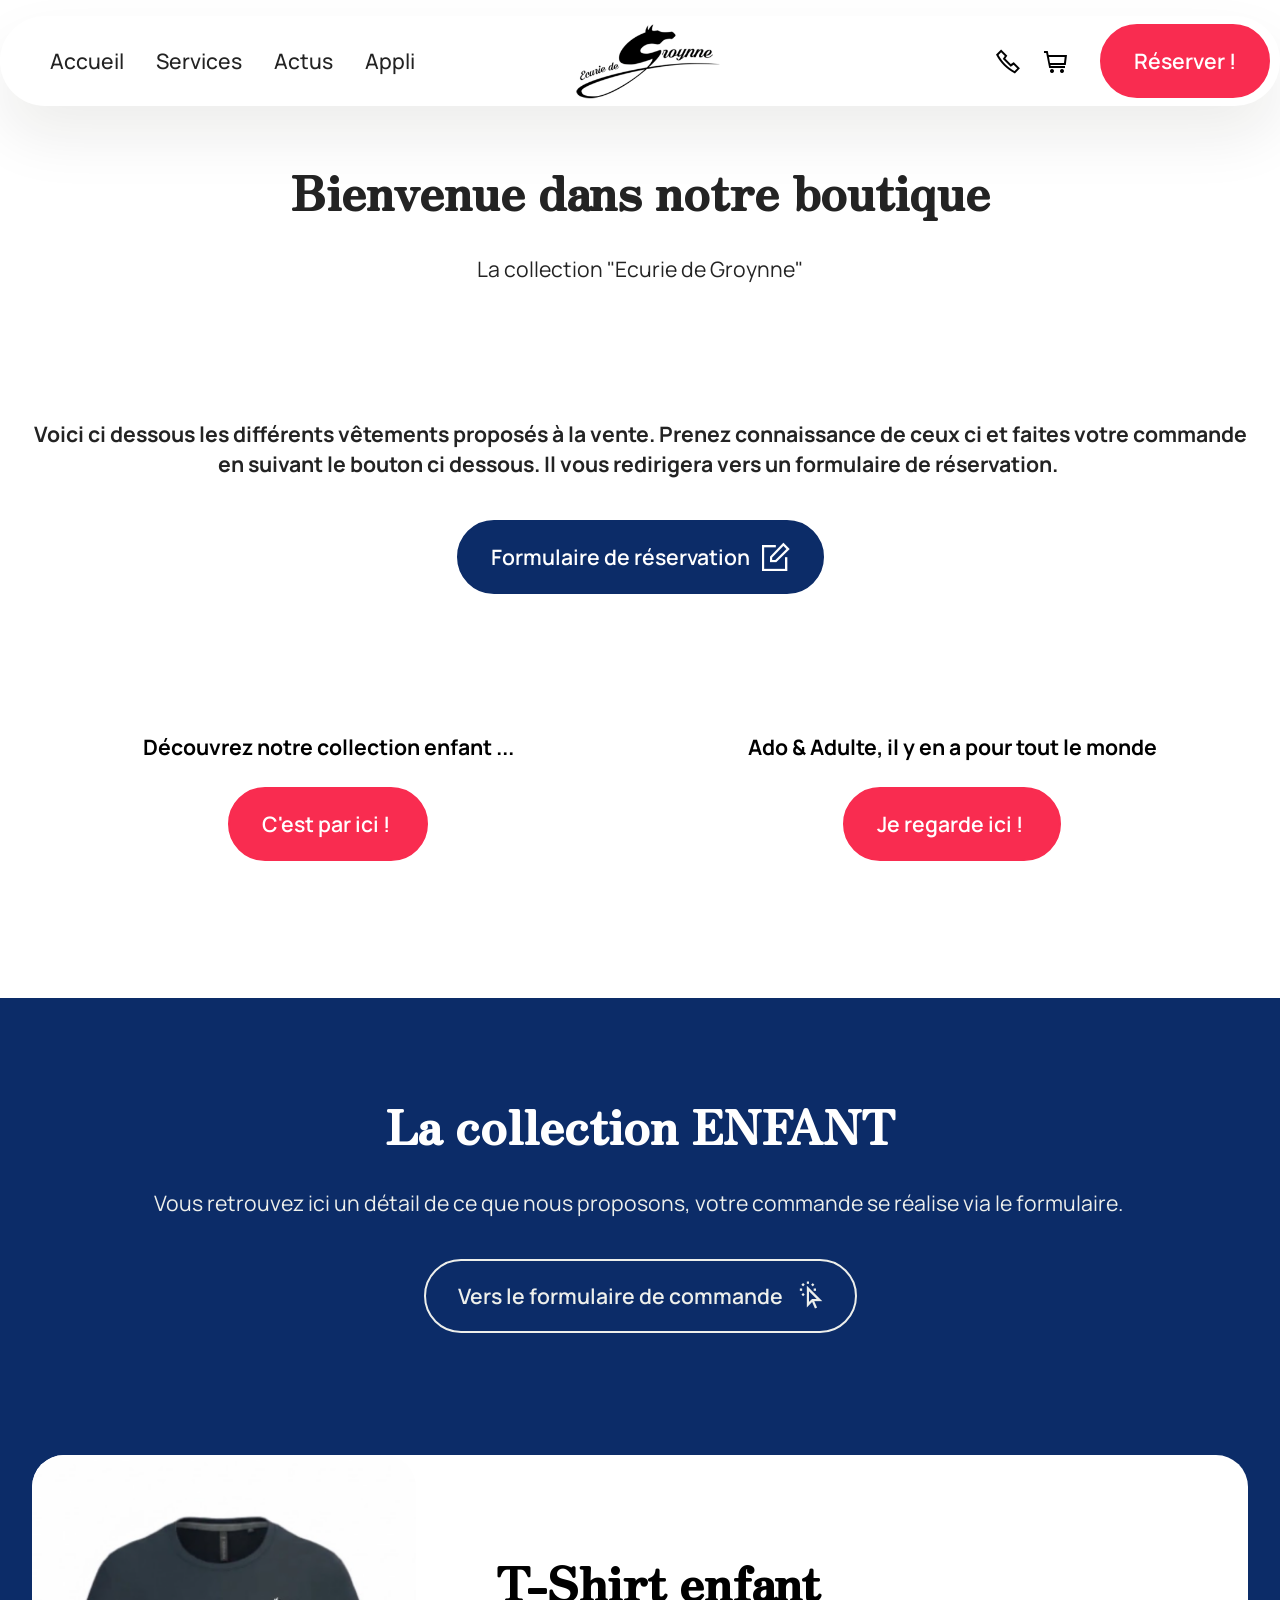
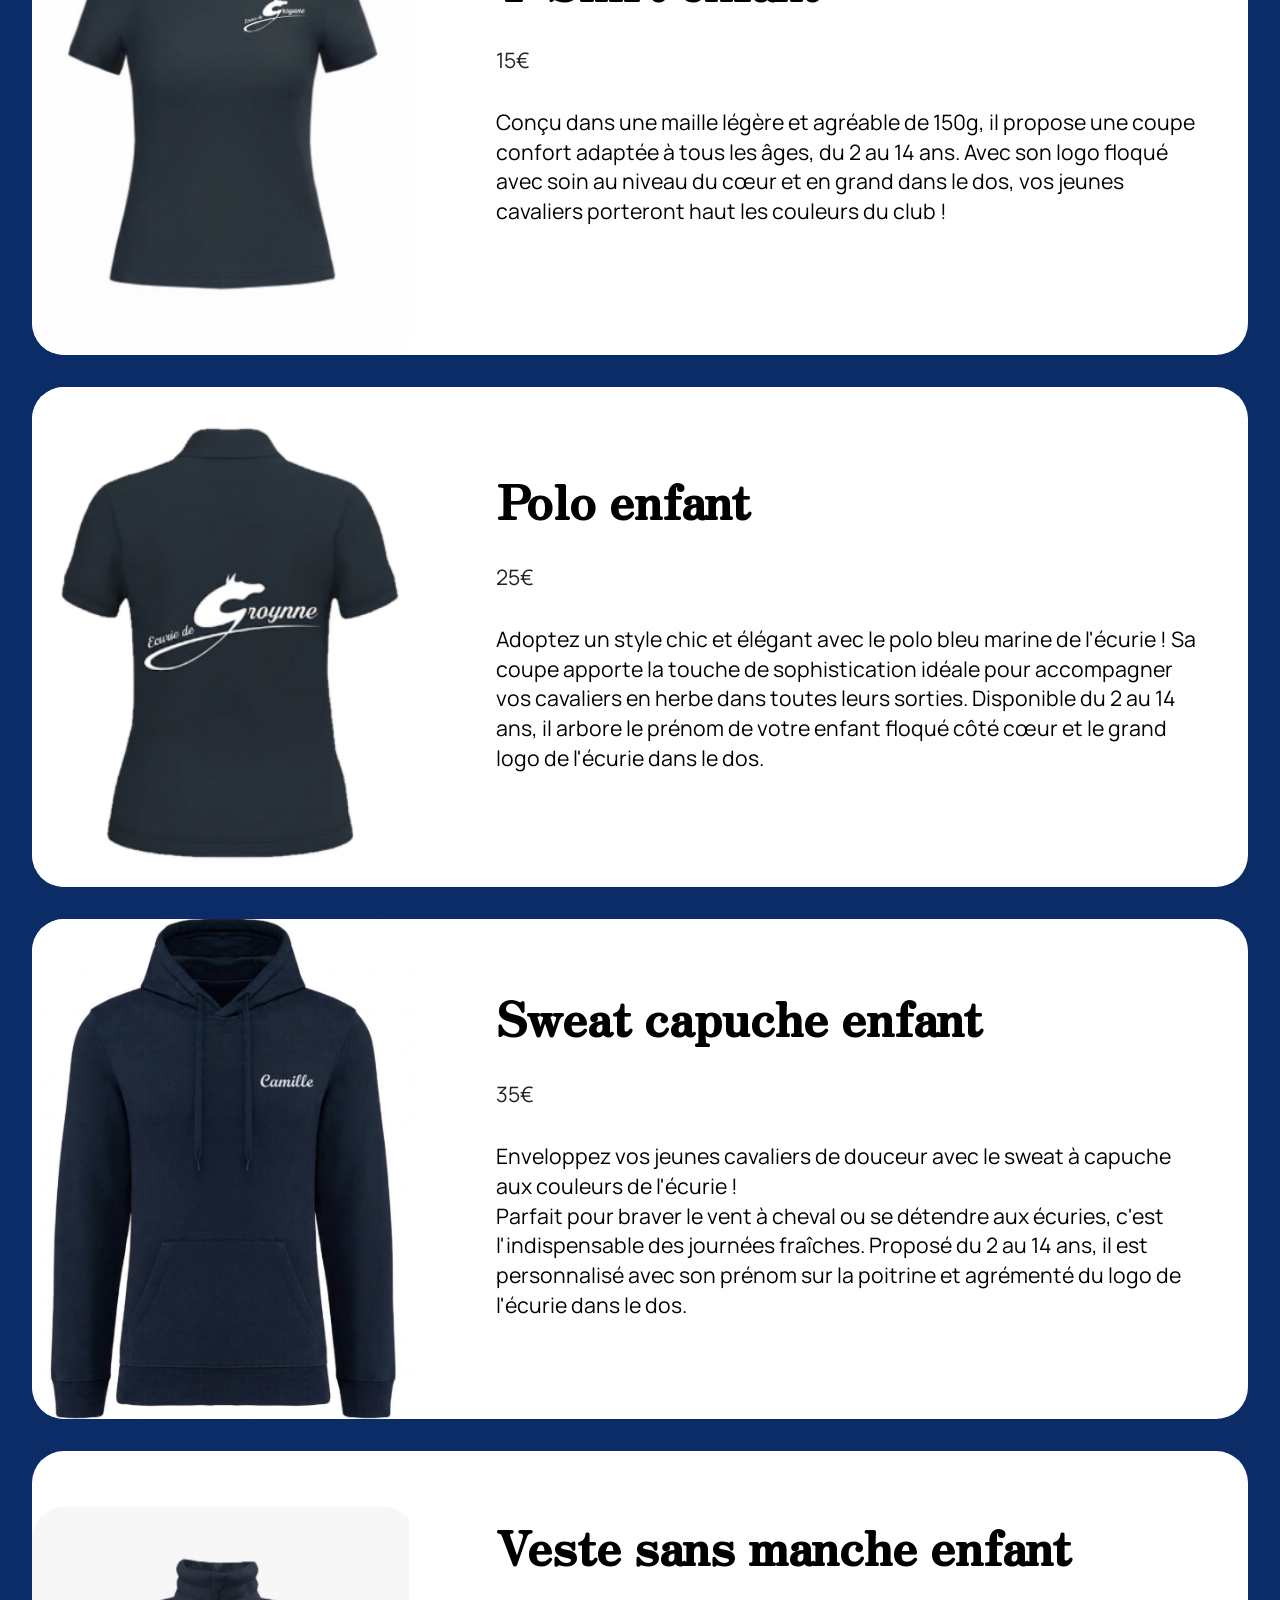
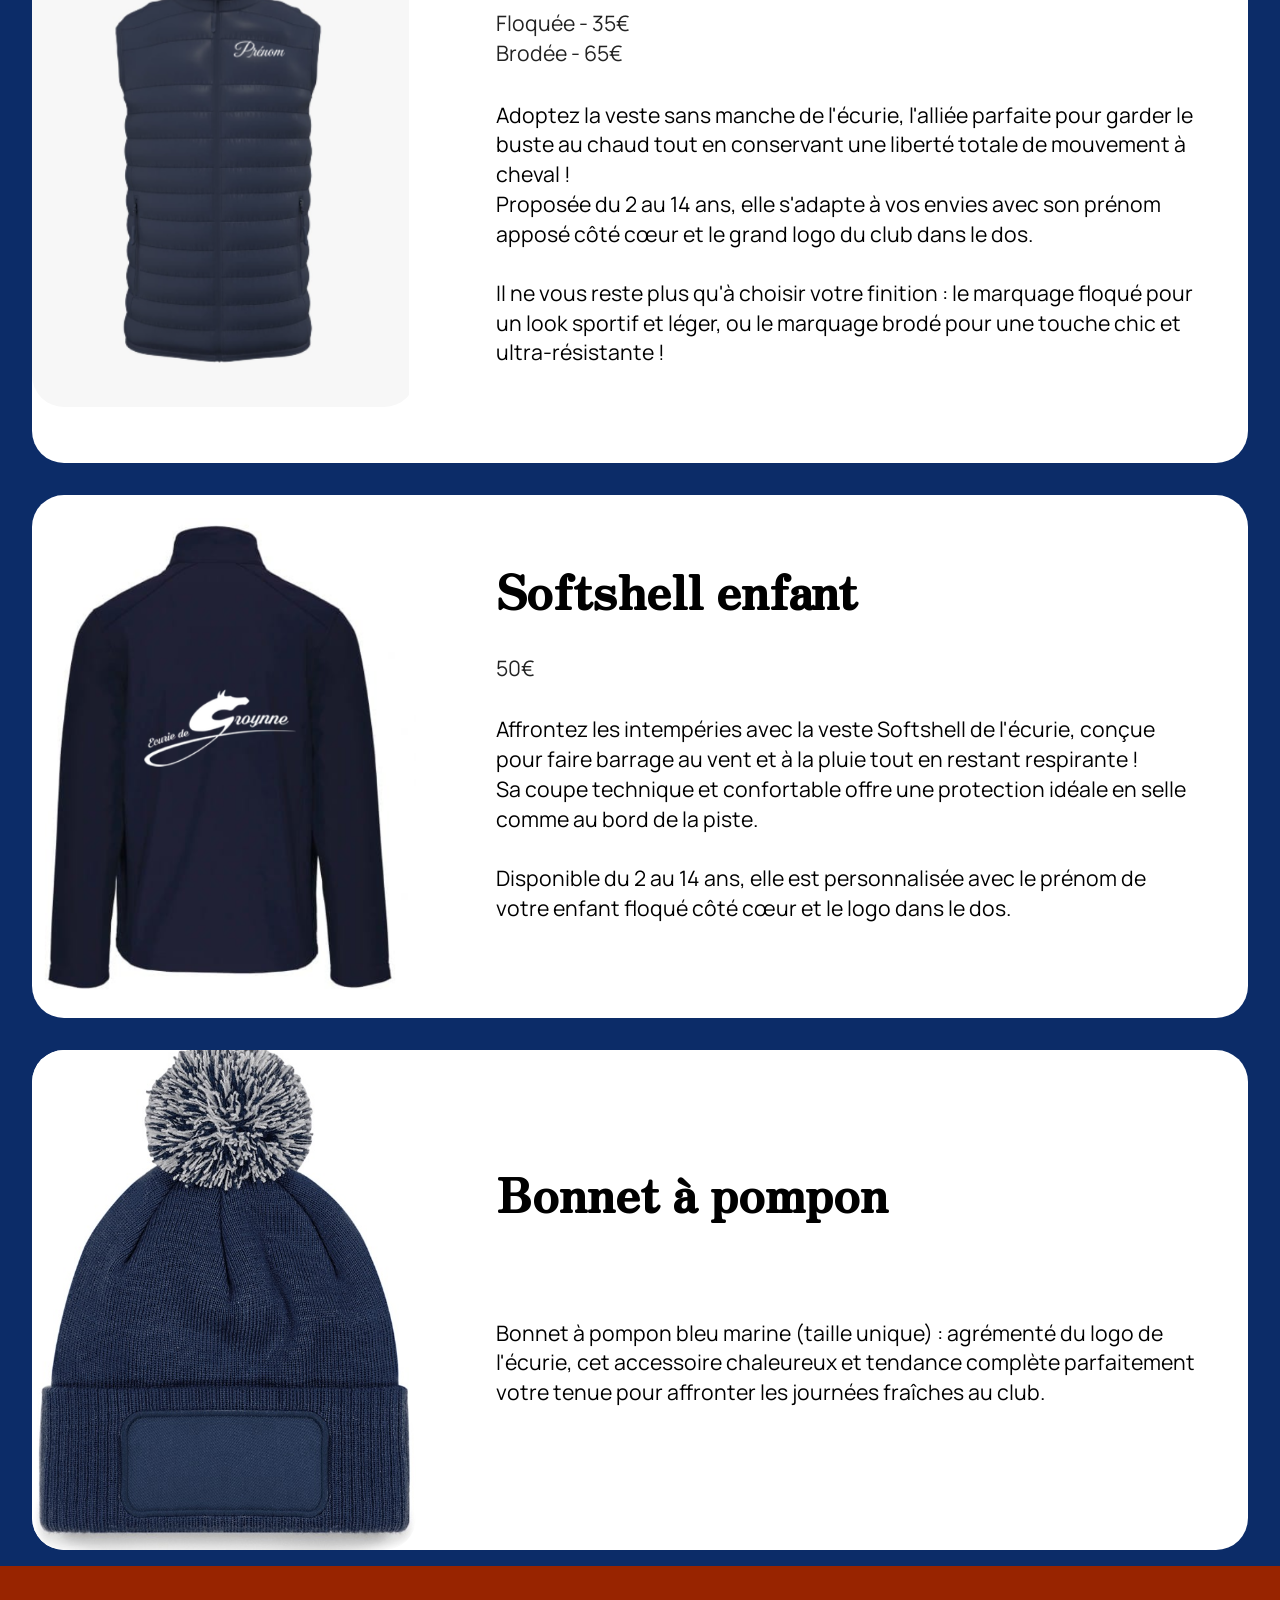
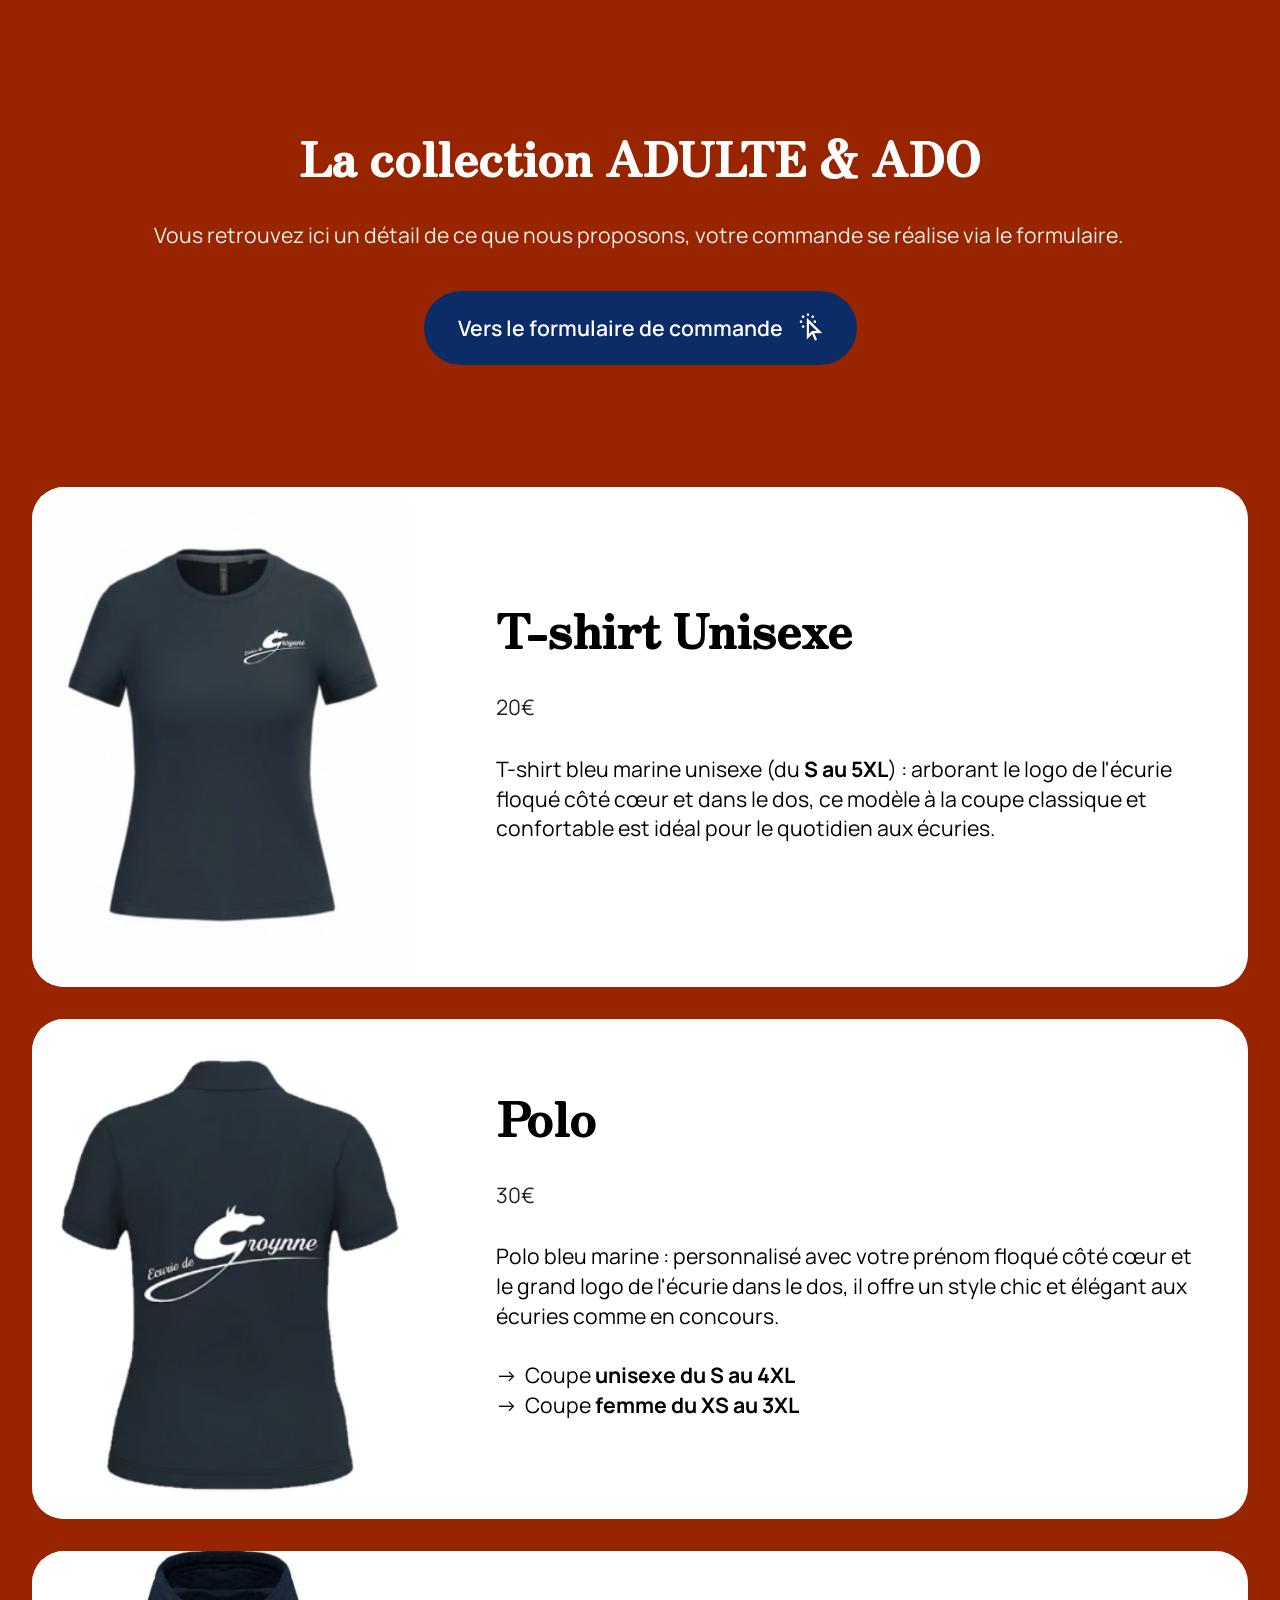
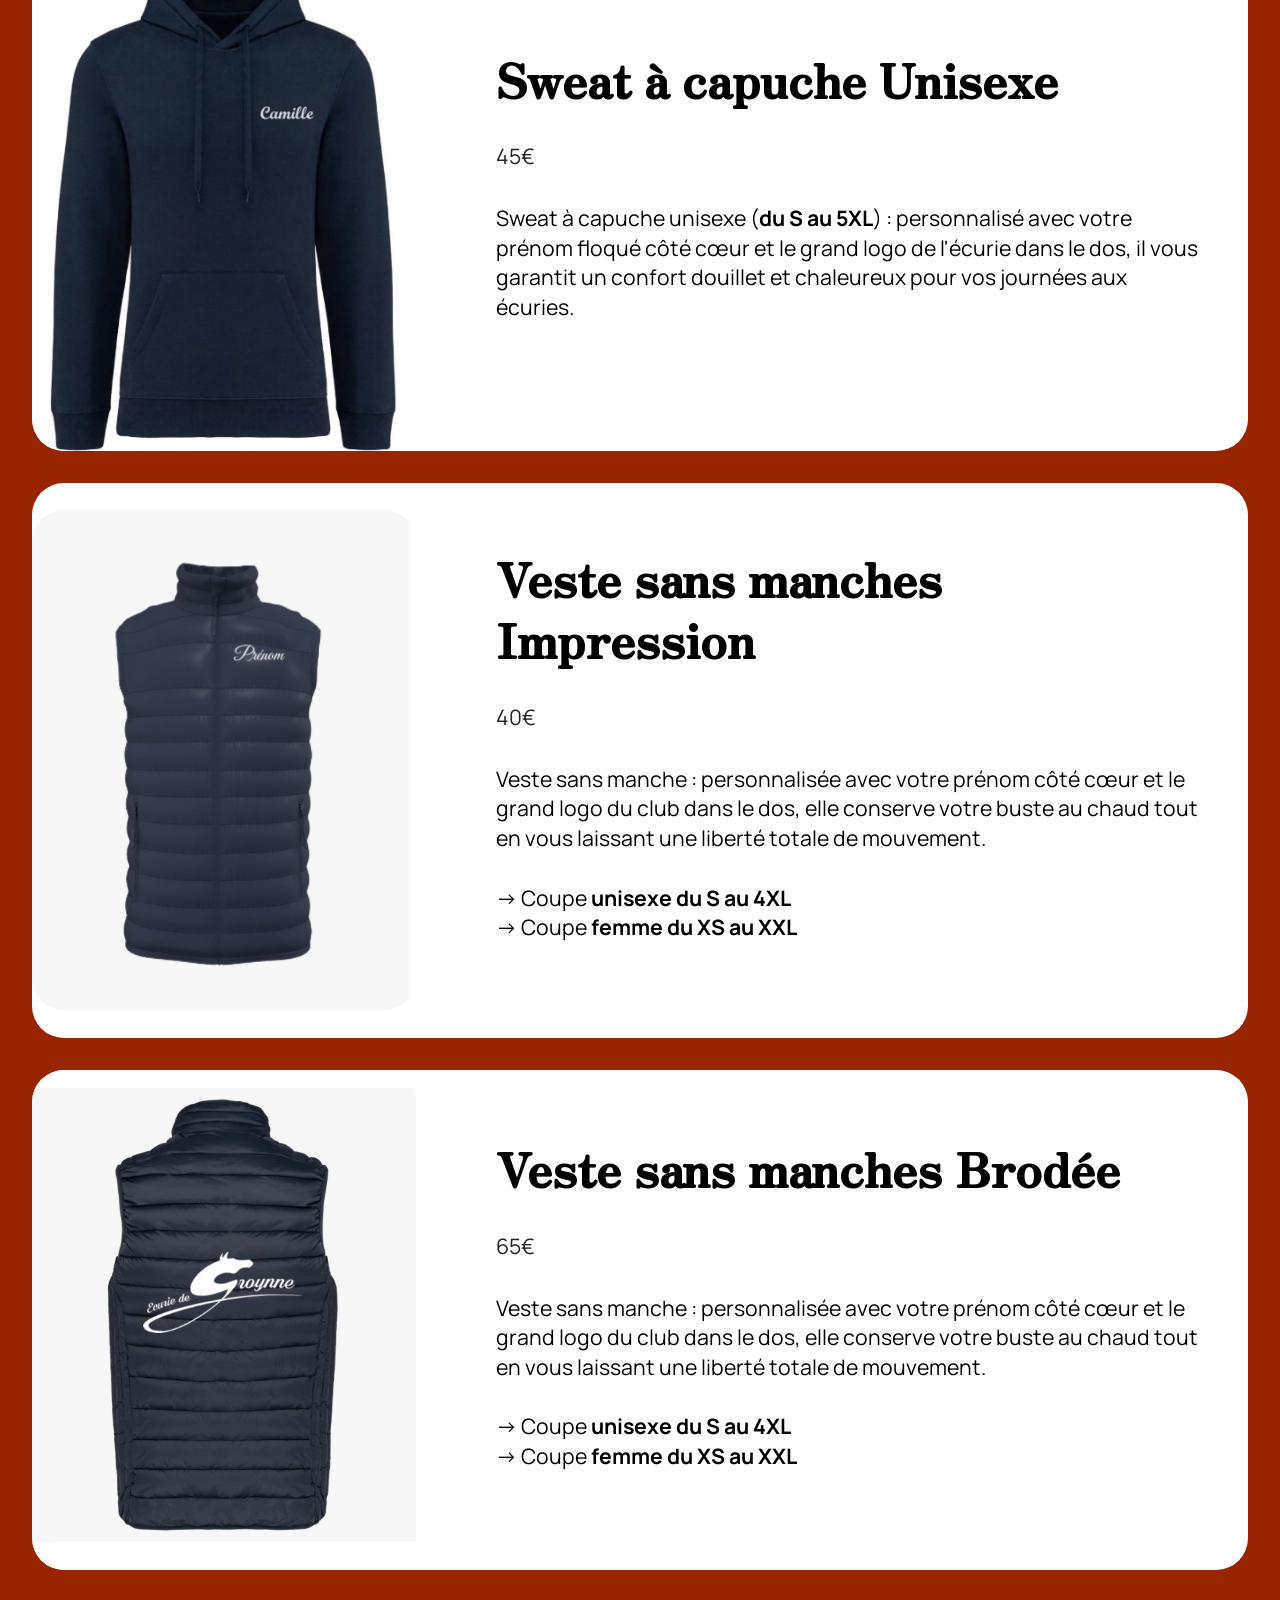
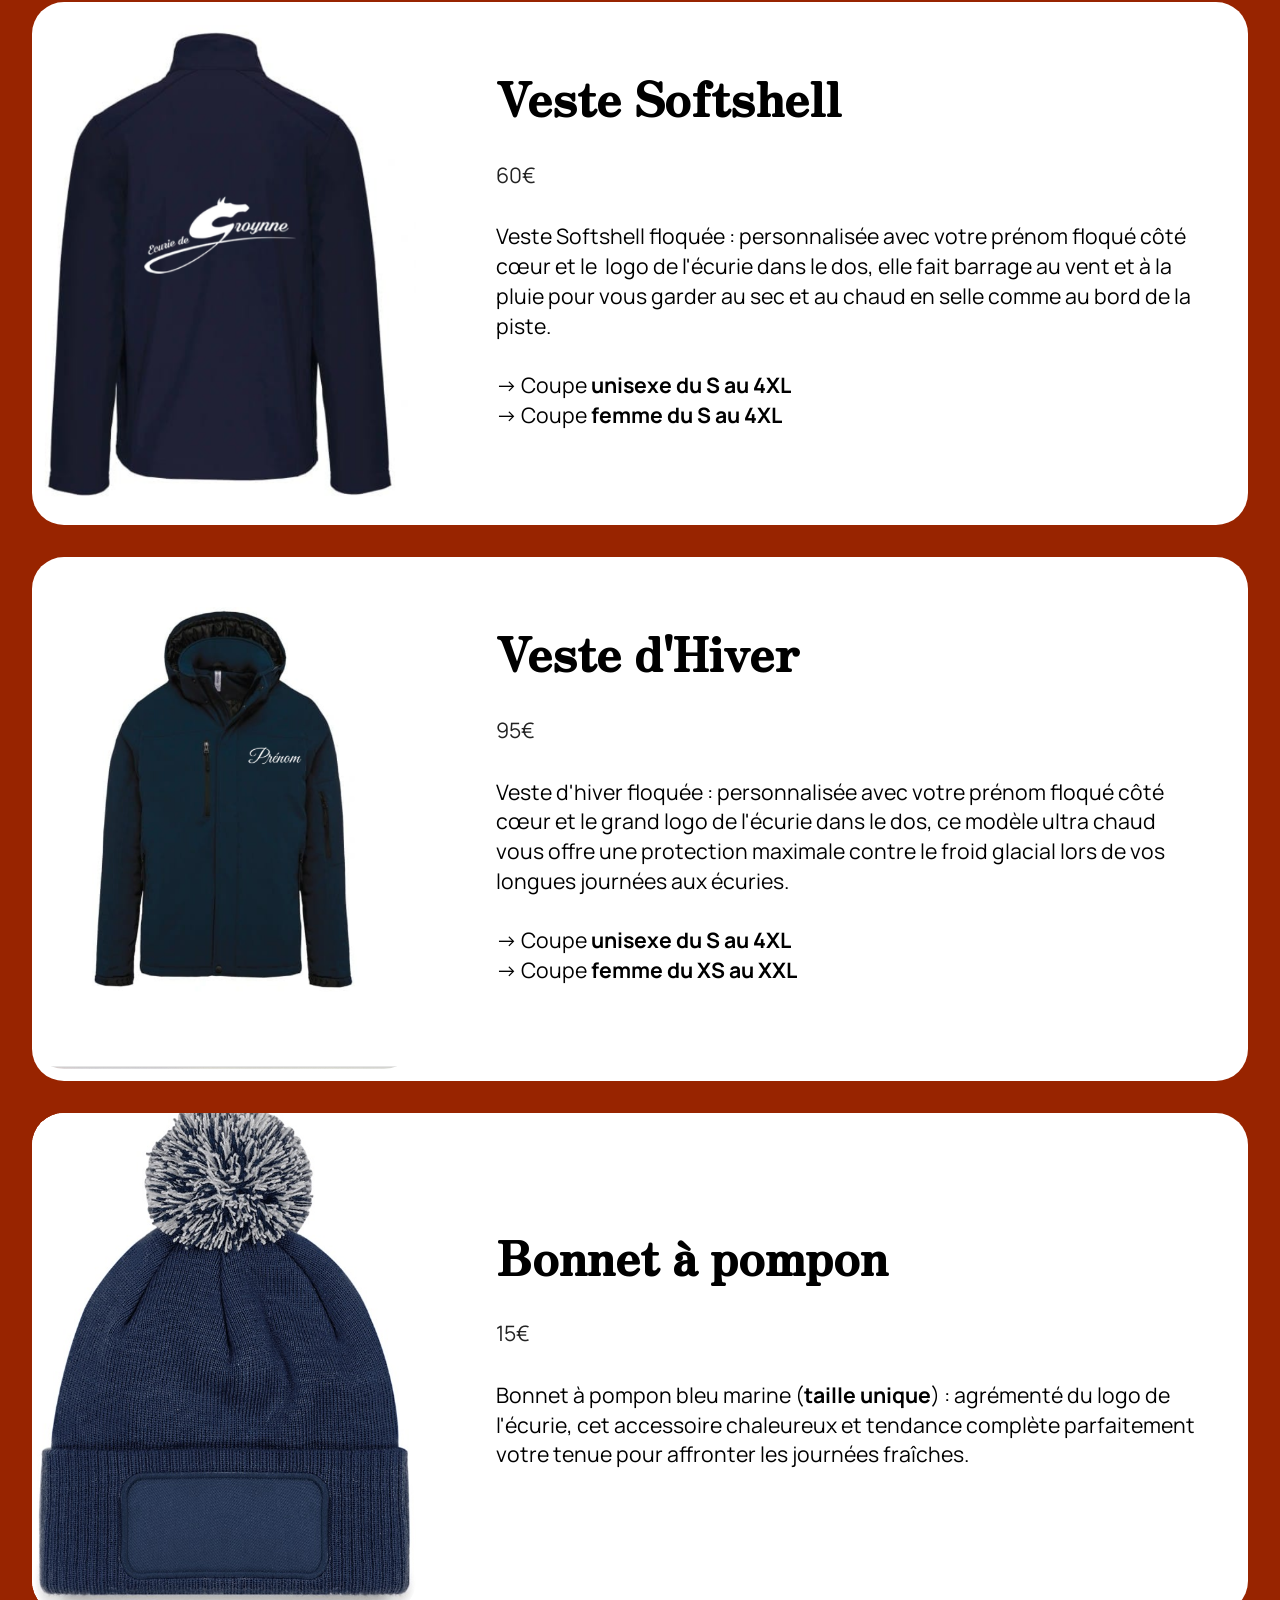
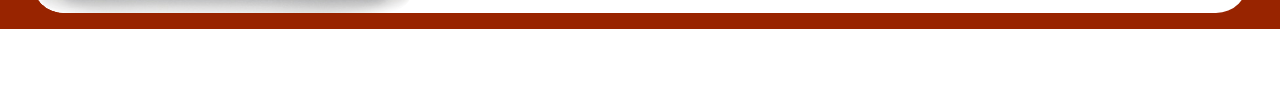
<file: BoutiqueEDG.html>
<!DOCTYPE html>
<html  >
<head>
  <!-- Site made with Mobirise Website Builder v6.2.0, https://mobirise.com -->
  <meta charset="UTF-8">
  <meta http-equiv="X-UA-Compatible" content="IE=edge">
  <meta name="generator" content="Mobirise v6.2.0, mobirise.com">
  <meta name="viewport" content="width=device-width, initial-scale=1, minimum-scale=1">
  <link rel="shortcut icon" href="assets/images/logo.png" type="image/x-icon">
  <meta name="description" content="Découvrez la collection de vêtements aux couleurs de l'Écurie de Groynne.">
  
  
  <title>Boutique – Écurie de Groynne</title>
  <link rel="stylesheet" href="assets/web/assets/mobirise-icons2/mobirise2.css">
  <link rel="stylesheet" href="assets/bootstrap/css/bootstrap.min.css">
  <link rel="stylesheet" href="assets/animatecss/animate.css">
  <link rel="stylesheet" href="assets/dropdown/css/style.css">
  <link rel="stylesheet" href="assets/theme/css/style.css">
  <link rel="preload" href="https://fonts.googleapis.com/css?family=Zen+Antique:400&display=swap" as="style" onload="this.onload=null;this.rel='stylesheet'">
  <noscript><link rel="stylesheet" href="https://fonts.googleapis.com/css?family=Zen+Antique:400&display=swap"></noscript>
  <link rel="preload" href="https://fonts.googleapis.com/css?family=Manrope:200,300,400,500,600,700,800&display=swap" as="style" onload="this.onload=null;this.rel='stylesheet'">
  <noscript><link rel="stylesheet" href="https://fonts.googleapis.com/css?family=Manrope:200,300,400,500,600,700,800&display=swap"></noscript>
  <link rel="preload" as="style" href="assets/mobirise/css/mbr-additional.css?v=SNy1G5"><link rel="stylesheet" href="assets/mobirise/css/mbr-additional.css?v=SNy1G5" type="text/css">

  
  
  
</head>
<body>
  
  <section data-bs-version="5.1" class="menu menu4 cid-vzPH5pP2Ji" once="menu" id="menu04-w">
	

	<nav class="navbar navbar-dropdown navbar-expand-lg">
		<div class="container">
			<div class="navbar-brand">
				<span class="navbar-logo">
					<a href="index.html">
						<img src="assets/images/logo.png" alt="https://reservation-ecurie-de-groynne.netlify.app/" style="height: 4.6rem;">
					</a>
				</span>
				
			</div>
			<button class="navbar-toggler" type="button" data-toggle="collapse" data-bs-toggle="collapse" data-target="#navbarSupportedContent" data-bs-target="#navbarSupportedContent" aria-controls="navbarNavAltMarkup" aria-expanded="false" aria-label="Toggle navigation">
				<div class="hamburger">
					<span></span>
					<span></span>
					<span></span>
					<span></span>
				</div>
			</button>
			<div class="collapse navbar-collapse" id="navbarSupportedContent">
				<ul class="navbar-nav nav-dropdown" data-app-modern-menu="true"><li class="nav-item"><a class="nav-link link text-black text-primary display-4" href="index.html">Accueil</a></li><li class="nav-item"><a class="nav-link link text-black text-primary display-4" href="ServicesEDG.html">Services</a></li><li class="nav-item"><a class="nav-link link text-black text-primary display-4" href="ActusEDG.html">Actus</a></li><li class="nav-item"><a class="nav-link link text-black text-primary display-4" href="AppliEDG.html">Appli</a></li></ul>
				<div class="icons-menu">
					<a class="iconfont-wrapper" href="index.html#contacts02-17">
						<span class="p-2 mbr-iconfont mobi-mbri-phone mobi-mbri"></span>
					</a>
					<a class="iconfont-wrapper" href="BoutiqueEDG.html">
						<span class="p-2 mbr-iconfont mobi-mbri-shopping-cart mobi-mbri"></span>
					</a>
					
					
				</div>
				<div class="navbar-buttons mbr-section-btn"><a class="btn btn-primary display-4" href="https://reservation-ecurie-de-groynne.netlify.app/">Réserver !</a></div>
			</div>
		</div>
	</nav>
</section>

<section data-bs-version="5.1" class="article11 cid-vzVLbp0ZWI" id="article11-y">
    

    
    
    <div class="container">
        <div class="row justify-content-center">
            <div class="title col-md-12 col-lg-10">
                <h3 class="mbr-section-title mbr-fonts-style align-center mt-0 mb-0 display-2">
                <strong>Bienvenue dans notre boutique</strong></h3>
                <h4 class="mbr-section-subtitle align-center mbr-fonts-style mt-4 display-7">
                La collection "Ecurie de Groynne"</h4>
                
            </div>
        </div>
    </div>
</section>

<section data-bs-version="5.1" class="article11 cid-vA6Eh1CH5D" id="article11-16">
    

    
    
    <div class="container-fluid">
        <div class="row justify-content-center">
            <div class="title col-md-12 col-lg-12">
                
                <h4 class="mbr-section-subtitle align-center mbr-fonts-style mt-4 display-7"><strong>
                Voici ci dessous les différents vêtements proposés à la vente. Prenez connaissance de ceux ci et faites votre commande en suivant le bouton ci dessous. Il vous redirigera vers un formulaire de réservation.&nbsp;</strong></h4>
                <div class="mbr-section-btn align-center mt-4"><a class="btn btn-secondary display-4" href="https://forms.gle/T5xje7LZ4GnPHVxt8" target="_blank"><span class="mobi-mbri mobi-mbri-edit mbr-iconfont mbr-iconfont-btn"></span>Formulaire de réservation&nbsp;</a></div>
            </div>
        </div>
    </div>
</section>

<section data-bs-version="5.1" class="features10 cid-vAbGqpWhWd" id="features010-1o">
  

  
  
  <div class="container">
    
    <div class="row">
      <div class="item features-without-image col-12 col-md-6 col-lg-6">
        <div class="item-wrapper">
          <div class="card-box align-left">
            
            
            <p class="card-text mbr-fonts-style mb-3 display-7"><strong>
              Découvrez notre collection enfant ...</strong></p>
            <div class="mbr-section-btn mt-2 item-footer mt-2"><a href="BoutiqueEDG.html#article11-1q" class="btn btn-primary item-btn display-7">C'est par ici !&nbsp;</a></div>
          </div>
        </div>
      </div>
      <div class="item features-without-image col-12 col-md-6 col-lg-6">
        <div class="item-wrapper">
          <div class="card-box align-left">
            
            
            <p class="card-text mbr-fonts-style mb-3 display-7"><strong>
              Ado &amp; Adulte, il y en a pour tout le monde</strong></p>
            <div class="mbr-section-btn mt-2 item-footer mt-2"><a href="BoutiqueEDG.html#article11-1v" class="btn btn-primary item-btn display-7">Je regarde ici !&nbsp;</a></div>
          </div>
        </div>
      </div>
      
    </div>
  </div>
</section>

<section data-bs-version="5.1" class="article11 cid-vAbH3kJSJP" id="article11-1q">
    

    
    
    <div class="container">
        <div class="row justify-content-center">
            <div class="title col-md-12 col-lg-10">
                <h3 class="mbr-section-title mbr-fonts-style align-center mt-0 mb-0 display-2">
                <strong>La collection ENFANT</strong></h3>
                <h4 class="mbr-section-subtitle align-center mbr-fonts-style mt-4 display-7">Vous retrouvez ici un détail de ce que nous proposons, votre commande se réalise via le formulaire.&nbsp;</h4>
                <div class="mbr-section-btn align-center mt-4"><a class="btn btn-warning-outline display-4" href="https://forms.gle/T5xje7LZ4GnPHVxt8" target="_blank"><span class="mobi-mbri mobi-mbri-cursor-click mbr-iconfont mbr-iconfont-btn"></span>Vers le formulaire de commande&nbsp;</a></div>
            </div>
        </div>
    </div>
</section>

<section data-bs-version="5.1" class="features024 cid-vzVL52Fqpr" id="features024-x">
  

  
  

  <div class="container">
    <div class="row justify-content-center align-items-center">
      <div class="col-12">
        <div class="card-wrapper">
          <div class="row">
            <div class="col-12 col-md-12 col-lg-4 image-wrapper">
              <img class="w-100" src="assets/images/t-shirt-.png" alt="Mobirise Website Builder">
            </div>
            <div class="col-12 col-lg col-md-12">
              <div class="text-wrapper align-left">
                <h5 class="mbr-section-title mbr-fonts-style mb-4 display-2">
                  <strong>T-Shirt enfant</strong></h5>
                <p class="price mbr-fonts-style mb-4 display-7">
                  15€</p>
                <p class="mbr-text mbr-fonts-style mb-4 display-7">
                  Conçu dans une maille légère et agréable de 150g, il propose une coupe confort adaptée à tous les âges, du 2 au 14 ans. Avec son logo floqué avec soin au niveau du cœur et en grand dans le dos, vos jeunes cavaliers porteront haut les couleurs du club !
                </p>
                
              </div>
            </div>
          </div>
        </div>
      </div>
    </div>
  </div>
</section>

<section data-bs-version="5.1" class="features024 cid-vAbKQFnflB" id="features024-1r">
  

  
  

  <div class="container">
    <div class="row justify-content-center align-items-center">
      <div class="col-12">
        <div class="card-wrapper">
          <div class="row">
            <div class="col-12 col-md-12 col-lg-4 image-wrapper">
              <img class="w-100" src="assets/images/polo-dos.png" alt="Mobirise Website Builder">
            </div>
            <div class="col-12 col-lg col-md-12">
              <div class="text-wrapper align-left">
                <h5 class="mbr-section-title mbr-fonts-style mb-4 display-2">
                  <strong>Polo enfant</strong></h5>
                <p class="price mbr-fonts-style mb-4 display-7">25€</p>
                <p class="mbr-text mbr-fonts-style mb-4 display-7">
                  Adoptez un style chic et élégant avec le polo bleu marine de l'écurie ! Sa coupe apporte la touche de sophistication idéale pour accompagner vos cavaliers en herbe dans toutes leurs sorties. Disponible du 2 au 14 ans, il arbore le prénom de votre enfant floqué côté cœur et le grand logo de l'écurie dans le dos.
                </p>
                
              </div>
            </div>
          </div>
        </div>
      </div>
    </div>
  </div>
</section>

<section data-bs-version="5.1" class="features024 cid-vAbLU20UmW" id="features024-1s">
  

  
  

  <div class="container">
    <div class="row justify-content-center align-items-center">
      <div class="col-12">
        <div class="card-wrapper">
          <div class="row">
            <div class="col-12 col-md-12 col-lg-4 image-wrapper">
              <img class="w-100" src="assets/images/sweat-devant.png" alt="Mobirise Website Builder">
            </div>
            <div class="col-12 col-lg col-md-12">
              <div class="text-wrapper align-left">
                <h5 class="mbr-section-title mbr-fonts-style mb-4 display-2">
                  <strong>Sweat capuche enfant</strong></h5>
                <p class="price mbr-fonts-style mb-4 display-7">35€</p>
                <p class="mbr-text mbr-fonts-style mb-4 display-7">
                  Enveloppez vos jeunes cavaliers de douceur avec le sweat à capuche aux couleurs de l'écurie ! <br>Parfait pour braver le vent à cheval ou se détendre aux écuries, c'est l'indispensable des journées fraîches. Proposé du 2 au 14 ans, il est personnalisé avec son prénom sur la poitrine et agrémenté du logo de l'écurie dans le dos.
                </p>
                
              </div>
            </div>
          </div>
        </div>
      </div>
    </div>
  </div>
</section>

<section data-bs-version="5.1" class="features024 cid-vAbN7RVZtX" id="features024-1t">
  

  
  

  <div class="container">
    <div class="row justify-content-center align-items-center">
      <div class="col-12">
        <div class="card-wrapper">
          <div class="row">
            <div class="col-12 col-md-12 col-lg-4 image-wrapper">
              <img class="w-100" src="assets/images/veste-dhiver-imprime.png" alt="Mobirise Website Builder">
            </div>
            <div class="col-12 col-lg col-md-12">
              <div class="text-wrapper align-left">
                <h5 class="mbr-section-title mbr-fonts-style mb-4 display-2">
                  <strong>Veste sans manche enfant</strong></h5>
                <p class="price mbr-fonts-style mb-4 display-7">Floquée - 35€<br>Brodée - 65€</p>
                <p class="mbr-text mbr-fonts-style mb-4 display-7">Adoptez la veste sans manche de l'écurie, l'alliée parfaite pour garder le buste au chaud tout en conservant une liberté totale de mouvement à cheval ! <br>Proposée du 2 au 14 ans, elle s'adapte à vos envies avec son prénom apposé côté cœur et le grand logo du club dans le dos. <br><br>Il ne vous reste plus qu'à choisir votre finition : le marquage floqué pour un look sportif et léger, ou le marquage brodé pour une touche chic et ultra-résistante !</p>
                
              </div>
            </div>
          </div>
        </div>
      </div>
    </div>
  </div>
</section>

<section data-bs-version="5.1" class="features024 cid-vAbNJOhqA8" id="features024-1u">
  

  
  

  <div class="container">
    <div class="row justify-content-center align-items-center">
      <div class="col-12">
        <div class="card-wrapper">
          <div class="row">
            <div class="col-12 col-md-12 col-lg-4 image-wrapper">
              <img class="w-100" src="assets/images/softshell.png" alt="Mobirise Website Builder">
            </div>
            <div class="col-12 col-lg col-md-12">
              <div class="text-wrapper align-left">
                <h5 class="mbr-section-title mbr-fonts-style mb-4 display-2">
                  <strong>Softshell enfant</strong></h5>
                <p class="price mbr-fonts-style mb-4 display-7">50€</p>
                <p class="mbr-text mbr-fonts-style mb-4 display-7">Affrontez les intempéries avec la veste Softshell de l'écurie, conçue pour faire barrage au vent et à la pluie tout en restant respirante ! <br>Sa coupe technique et confortable offre une protection idéale en selle comme au bord de la piste. <br><br>Disponible du 2 au 14 ans, elle est personnalisée avec le prénom de votre enfant floqué côté cœur et le logo dans le dos.<br></p>
                
              </div>
            </div>
          </div>
        </div>
      </div>
    </div>
  </div>
</section>

<section data-bs-version="5.1" class="features024 cid-vAbTrBJAhc" id="features024-24">
  

  
  

  <div class="container">
    <div class="row justify-content-center align-items-center">
      <div class="col-12">
        <div class="card-wrapper">
          <div class="row">
            <div class="col-12 col-md-12 col-lg-4 image-wrapper">
              <img class="w-100" src="assets/images/whatsapp-image-2026-11-05-at-14.52.13.jpeg" alt="Mobirise Website Builder">
            </div>
            <div class="col-12 col-lg col-md-12">
              <div class="text-wrapper align-left">
                <h5 class="mbr-section-title mbr-fonts-style mb-4 display-2">
                  <strong>Bonnet à pompon&nbsp;</strong></h5>
                <p class="price mbr-fonts-style mb-4 display-7">15€</p>
                <p class="mbr-text mbr-fonts-style mb-4 display-7">Bonnet à pompon bleu marine (taille unique) : agrémenté du logo de l'écurie, cet accessoire chaleureux et tendance complète parfaitement votre tenue pour affronter les journées fraîches au club.<br></p>
                
              </div>
            </div>
          </div>
        </div>
      </div>
    </div>
  </div>
</section>

<section data-bs-version="5.1" class="article11 cid-vAbOeo7AU2" id="article11-1v">
    

    
    
    <div class="container">
        <div class="row justify-content-center">
            <div class="title col-md-12 col-lg-10">
                <h3 class="mbr-section-title mbr-fonts-style align-center mt-0 mb-0 display-2">
                <strong>La collection ADULTE &amp; ADO</strong></h3>
                <h4 class="mbr-section-subtitle align-center mbr-fonts-style mt-4 display-7">Vous retrouvez ici un détail de ce que nous proposons, votre commande se réalise via le formulaire.&nbsp;</h4>
                <div class="mbr-section-btn align-center mt-4"><a class="btn btn-secondary display-4" href="https://forms.gle/T5xje7LZ4GnPHVxt8" target="_blank"><span class="mobi-mbri mobi-mbri-cursor-click mbr-iconfont mbr-iconfont-btn"></span>Vers le formulaire de commande&nbsp;</a></div>
            </div>
        </div>
    </div>
</section>

<section data-bs-version="5.1" class="features024 cid-vAbOwHqWfu" id="features024-1w">
  

  
  

  <div class="container">
    <div class="row justify-content-center align-items-center">
      <div class="col-12">
        <div class="card-wrapper">
          <div class="row">
            <div class="col-12 col-md-12 col-lg-4 image-wrapper">
              <img class="w-100" src="assets/images/t-shirt-.png" alt="Mobirise Website Builder">
            </div>
            <div class="col-12 col-lg col-md-12">
              <div class="text-wrapper align-left">
                <h5 class="mbr-section-title mbr-fonts-style mb-4 display-2">
                  <strong>T-shirt Unisexe</strong></h5>
                <p class="price mbr-fonts-style mb-4 display-7">20€</p>
                <p class="mbr-text mbr-fonts-style mb-4 display-7">T-shirt bleu marine unisexe (du <strong>S au 5XL</strong>) : arborant le logo de l'écurie floqué côté cœur et dans le dos, ce modèle à la coupe classique et confortable est idéal pour le quotidien aux écuries.</p>
                
              </div>
            </div>
          </div>
        </div>
      </div>
    </div>
  </div>
</section>

<section data-bs-version="5.1" class="features024 cid-vAbPUQXZyi" id="features024-1y">
  

  
  

  <div class="container">
    <div class="row justify-content-center align-items-center">
      <div class="col-12">
        <div class="card-wrapper">
          <div class="row">
            <div class="col-12 col-md-12 col-lg-4 image-wrapper">
              <img class="w-100" src="assets/images/polo-dos.png" alt="Mobirise Website Builder">
            </div>
            <div class="col-12 col-lg col-md-12">
              <div class="text-wrapper align-left">
                <h5 class="mbr-section-title mbr-fonts-style mb-4 display-2">
                  <strong>Polo</strong></h5>
                <p class="price mbr-fonts-style mb-4 display-7">30€</p>
                <p class="mbr-text mbr-fonts-style mb-4 display-7">Polo bleu marine : personnalisé avec votre prénom floqué côté cœur et le grand logo de l'écurie dans le dos, il offre un style chic et élégant aux écuries comme en concours.<br><br>-&gt;&nbsp; Coupe<strong> unisexe du S au 4XL</strong><br>-&gt;&nbsp; Coupe <strong>femme du XS au 3XL</strong></p>
                
              </div>
            </div>
          </div>
        </div>
      </div>
    </div>
  </div>
</section>

<section data-bs-version="5.1" class="features024 cid-vAbQFmoCJH" id="features024-1z">
  

  
  

  <div class="container">
    <div class="row justify-content-center align-items-center">
      <div class="col-12">
        <div class="card-wrapper">
          <div class="row">
            <div class="col-12 col-md-12 col-lg-4 image-wrapper">
              <img class="w-100" src="assets/images/sweat-devant.png" alt="Mobirise Website Builder">
            </div>
            <div class="col-12 col-lg col-md-12">
              <div class="text-wrapper align-left">
                <h5 class="mbr-section-title mbr-fonts-style mb-4 display-2">
                  <strong>Sweat à capuche Unisexe</strong></h5>
                <p class="price mbr-fonts-style mb-4 display-7">45€</p>
                <p class="mbr-text mbr-fonts-style mb-4 display-7">Sweat à capuche unisexe (<strong>du S au 5XL</strong>) : personnalisé avec votre prénom floqué côté cœur et le grand logo de l'écurie dans le dos, il vous garantit un confort douillet et chaleureux pour vos journées aux écuries.&nbsp;<br></p>
                
              </div>
            </div>
          </div>
        </div>
      </div>
    </div>
  </div>
</section>

<section data-bs-version="5.1" class="features024 cid-vAbRkX18m5" id="features024-20">
  

  
  

  <div class="container">
    <div class="row justify-content-center align-items-center">
      <div class="col-12">
        <div class="card-wrapper">
          <div class="row">
            <div class="col-12 col-md-12 col-lg-4 image-wrapper">
              <img class="w-100" src="assets/images/veste-dhiver-imprime.png" alt="Mobirise Website Builder">
            </div>
            <div class="col-12 col-lg col-md-12">
              <div class="text-wrapper align-left">
                <h5 class="mbr-section-title mbr-fonts-style mb-4 display-2">
                  <strong>Veste sans manches Impression</strong></h5>
                <p class="price mbr-fonts-style mb-4 display-7">40€</p>
                <p class="mbr-text mbr-fonts-style mb-4 display-7">Veste sans manche : personnalisée avec votre prénom côté cœur et le grand logo du club dans le dos, elle conserve votre buste au chaud tout en vous laissant une liberté totale de mouvement.<br><br>-&gt; Coupe<strong> unisexe du S au 4XL</strong><br>-&gt; Coupe <strong>femme du XS au XXL</strong></p>
                
              </div>
            </div>
          </div>
        </div>
      </div>
    </div>
  </div>
</section>

<section data-bs-version="5.1" class="features024 cid-vAbRTZvTV6" id="features024-21">
  

  
  

  <div class="container">
    <div class="row justify-content-center align-items-center">
      <div class="col-12">
        <div class="card-wrapper">
          <div class="row">
            <div class="col-12 col-md-12 col-lg-4 image-wrapper">
              <img class="w-100" src="assets/images/veste-brode-2-.png" alt="Mobirise Website Builder">
            </div>
            <div class="col-12 col-lg col-md-12">
              <div class="text-wrapper align-left">
                <h5 class="mbr-section-title mbr-fonts-style mb-4 display-2">
                  <strong>Veste sans manches Brodée</strong></h5>
                <p class="price mbr-fonts-style mb-4 display-7">65€</p>
                <p class="mbr-text mbr-fonts-style mb-4 display-7">Veste sans manche : personnalisée avec votre prénom côté cœur et le grand logo du club dans le dos, elle conserve votre buste au chaud tout en vous laissant une liberté totale de mouvement.<br><br>-&gt; Coupe<strong> unisexe du S au 4XL</strong><br>-&gt; Coupe <strong>femme du XS au XXL</strong></p>
                
              </div>
            </div>
          </div>
        </div>
      </div>
    </div>
  </div>
</section>

<section data-bs-version="5.1" class="features024 cid-vAbSb45j3g" id="features024-22">
  

  
  

  <div class="container">
    <div class="row justify-content-center align-items-center">
      <div class="col-12">
        <div class="card-wrapper">
          <div class="row">
            <div class="col-12 col-md-12 col-lg-4 image-wrapper">
              <img class="w-100" src="assets/images/softshell.png" alt="Mobirise Website Builder">
            </div>
            <div class="col-12 col-lg col-md-12">
              <div class="text-wrapper align-left">
                <h5 class="mbr-section-title mbr-fonts-style mb-4 display-2">
                  <strong>Veste Softshell</strong></h5>
                <p class="price mbr-fonts-style mb-4 display-7">60€</p>
                <p class="mbr-text mbr-fonts-style mb-4 display-7">Veste Softshell floquée : personnalisée avec votre prénom floqué côté cœur et le&nbsp; logo de l'écurie dans le dos, elle fait barrage au vent et à la pluie pour vous garder au sec et au chaud en selle comme au bord de la piste.<br><br>-&gt; Coupe<strong> unisexe du S au 4XL</strong><br>-&gt; Coupe <strong>femme du S au 4XL</strong></p>
                
              </div>
            </div>
          </div>
        </div>
      </div>
    </div>
  </div>
</section>

<section data-bs-version="5.1" class="features024 cid-vAbSHvX3GJ" id="features024-23">
  

  
  

  <div class="container">
    <div class="row justify-content-center align-items-center">
      <div class="col-12">
        <div class="card-wrapper">
          <div class="row">
            <div class="col-12 col-md-12 col-lg-4 image-wrapper">
              <img class="w-100" src="assets/images/veste-dhiver.png" alt="Mobirise Website Builder">
            </div>
            <div class="col-12 col-lg col-md-12">
              <div class="text-wrapper align-left">
                <h5 class="mbr-section-title mbr-fonts-style mb-4 display-2">
                  <strong>Veste d'Hiver</strong></h5>
                <p class="price mbr-fonts-style mb-4 display-7">95€</p>
                <p class="mbr-text mbr-fonts-style mb-4 display-7">Veste d'hiver floquée : personnalisée avec votre prénom floqué côté cœur et le grand logo de l'écurie dans le dos, ce modèle ultra chaud vous offre une protection maximale contre le froid glacial lors de vos longues journées aux écuries.<br><br>-&gt; Coupe<strong> unisexe du S au 4XL</strong><br>-&gt; Coupe <strong>femme du XS au XXL</strong></p>
                
              </div>
            </div>
          </div>
        </div>
      </div>
    </div>
  </div>
</section>

<section data-bs-version="5.1" class="features024 cid-vAbTGUpP8z" id="features024-25">
  

  
  

  <div class="container">
    <div class="row justify-content-center align-items-center">
      <div class="col-12">
        <div class="card-wrapper">
          <div class="row">
            <div class="col-12 col-md-12 col-lg-4 image-wrapper">
              <img class="w-100" src="assets/images/whatsapp-image-2026-11-05-at-14.52.13.jpeg" alt="Mobirise Website Builder">
            </div>
            <div class="col-12 col-lg col-md-12">
              <div class="text-wrapper align-left">
                <h5 class="mbr-section-title mbr-fonts-style mb-4 display-2">
                  <strong>Bonnet à pompon&nbsp;</strong></h5>
                <p class="price mbr-fonts-style mb-4 display-7">15€</p>
                <p class="mbr-text mbr-fonts-style mb-4 display-7">Bonnet à pompon bleu marine (<strong>taille unique</strong>) : agrémenté du logo de l'écurie, cet accessoire chaleureux et tendance complète parfaitement votre tenue pour affronter les journées fraîches.<br></p>
                
              </div>
            </div>
          </div>
        </div>
      </div>
    </div>
  </div>
</section><section class="display-7" style="padding: 0;align-items: center;justify-content: center;flex-wrap: wrap;    align-content: center;display: flex;position: relative;height: 4rem;"><a href="https://mobiri.se/" style="flex: 1 1;height: 4rem;position: absolute;width: 100%;z-index: 1;"><img alt="" style="height: 4rem;" src="[data-uri]"></a><p style="margin: 0;text-align: center;" class="display-7">&#8204;</p><a style="z-index:1" href="https://mobirise.com/builder/ai-website-generator.html">AI Website Generator</a></section><script src="assets/bootstrap/js/bootstrap.bundle.min.js"></script>  <script src="assets/smoothscroll/smooth-scroll.js"></script>  <script src="assets/ytplayer/index.js"></script>  <script src="assets/dropdown/js/navbar-dropdown.js"></script>  <script src="assets/theme/js/script.js"></script>  
  
  
  <input name="animation" type="hidden">
  </body>
</html>
</file>
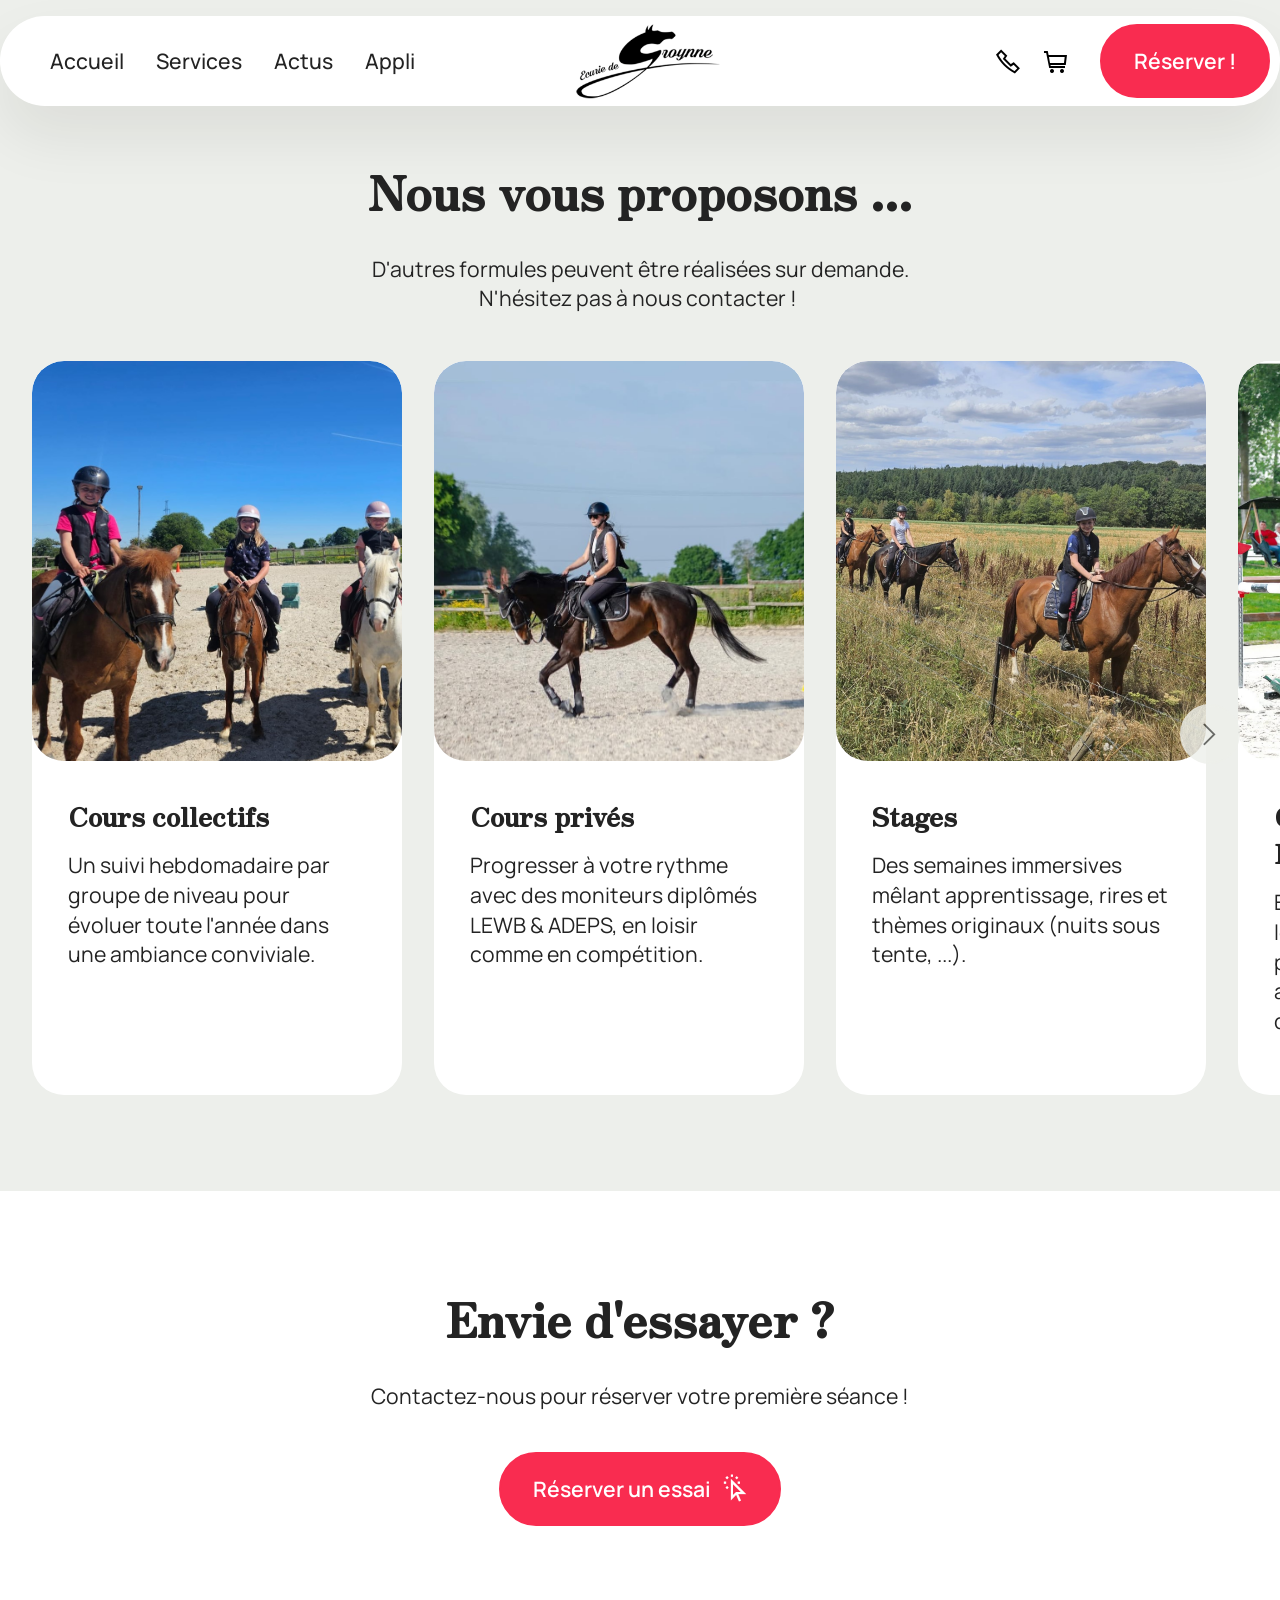
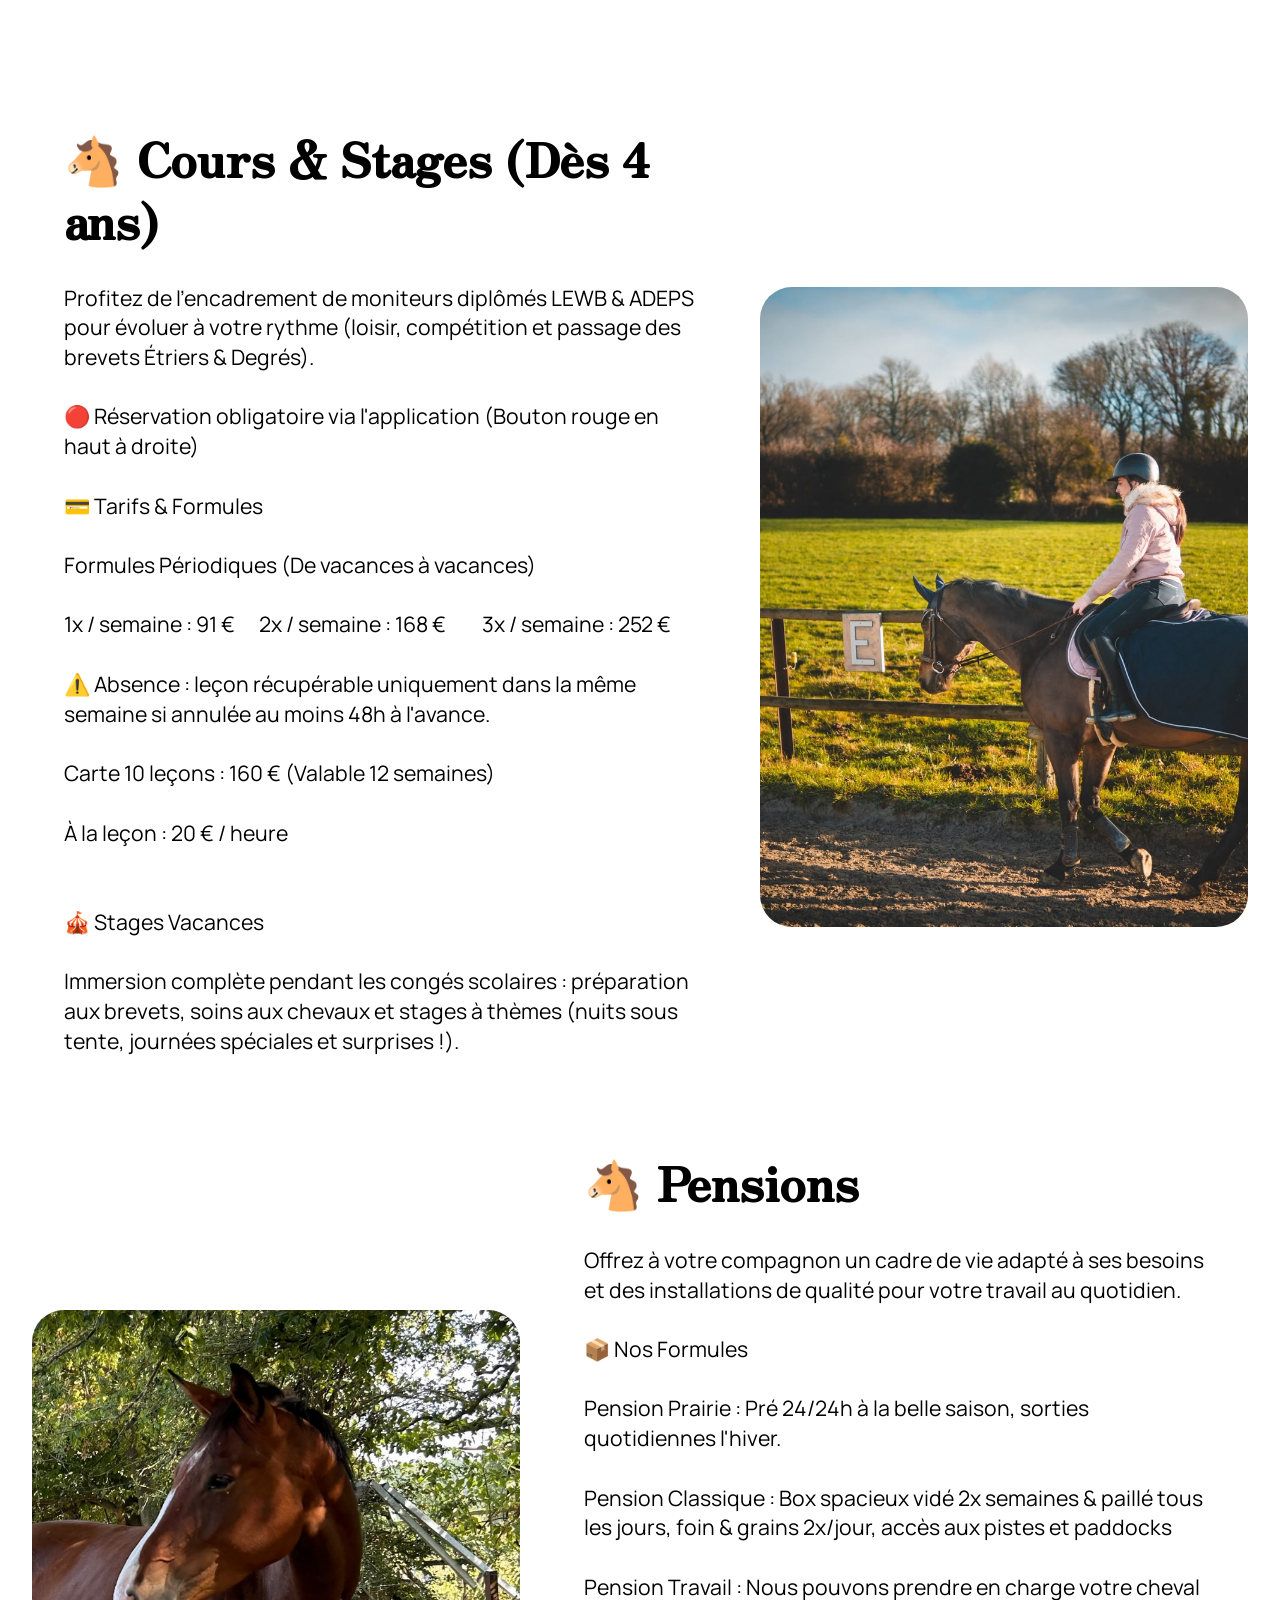
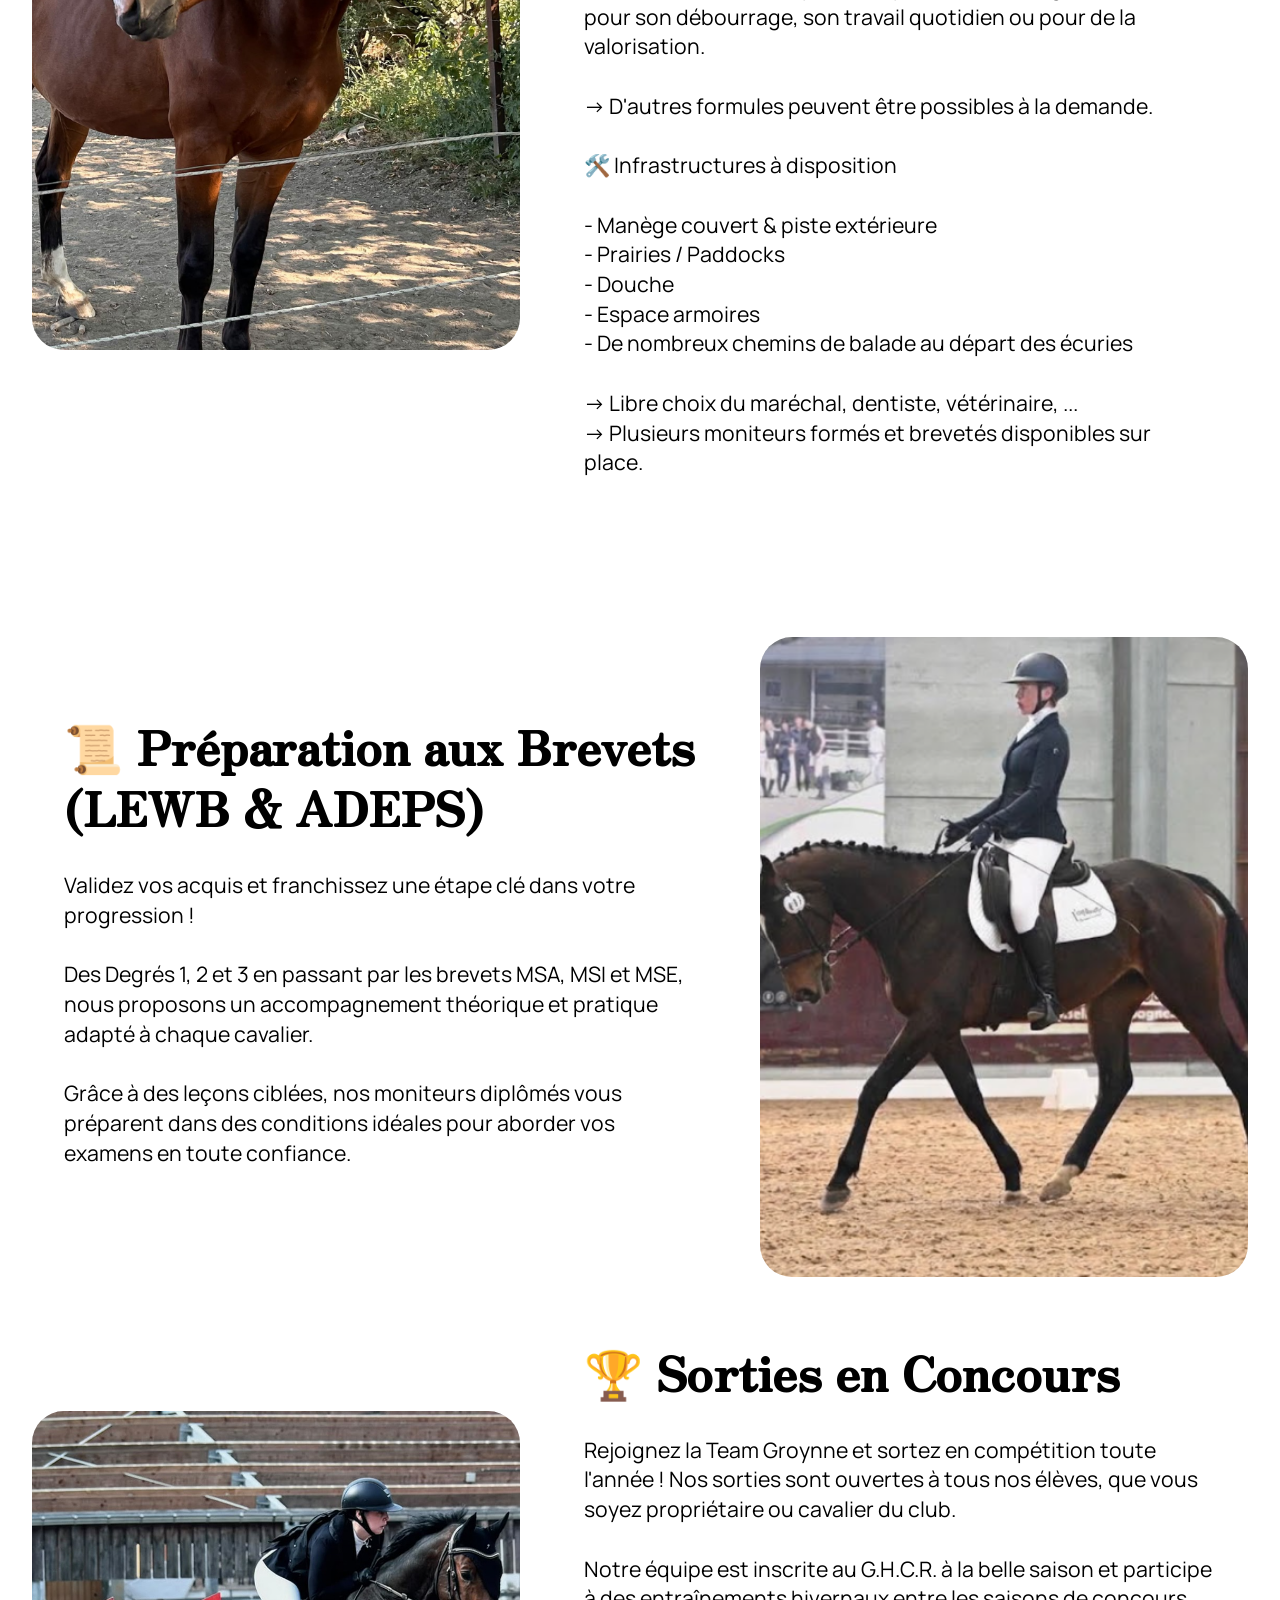
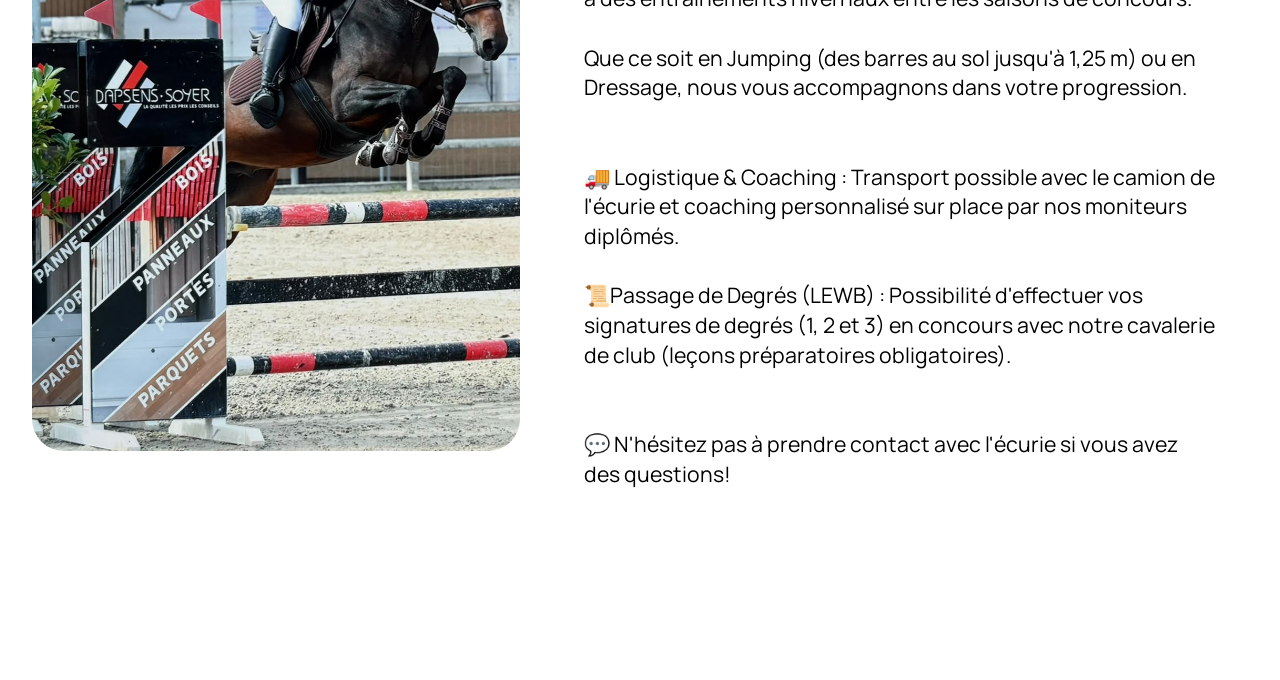
<file: page1.html>
<!DOCTYPE html>
<html  >
<head>
  <!-- Site made with Mobirise Website Builder v6.2.0, https://mobirise.com -->
  <meta charset="UTF-8">
  <meta http-equiv="X-UA-Compatible" content="IE=edge">
  <meta name="generator" content="Mobirise v6.2.0, mobirise.com">
  <meta name="viewport" content="width=device-width, initial-scale=1, minimum-scale=1">
  <link rel="shortcut icon" href="assets/images/logo.png" type="image/x-icon">
  <meta name="description" content="">
  
  
  <title>Nos services&nbsp;</title>
  <link rel="stylesheet" href="assets/web/assets/mobirise-icons2/mobirise2.css">
  <link rel="stylesheet" href="assets/bootstrap/css/bootstrap.min.css">
  <link rel="stylesheet" href="assets/animatecss/animate.css">
  <link rel="stylesheet" href="assets/dropdown/css/style.css">
  <link rel="stylesheet" href="assets/theme/css/style.css">
  <link rel="preload" href="https://fonts.googleapis.com/css?family=Zen+Antique:400&display=swap" as="style" onload="this.onload=null;this.rel='stylesheet'">
  <noscript><link rel="stylesheet" href="https://fonts.googleapis.com/css?family=Zen+Antique:400&display=swap"></noscript>
  <link rel="preload" href="https://fonts.googleapis.com/css?family=Manrope:200,300,400,500,600,700,800&display=swap" as="style" onload="this.onload=null;this.rel='stylesheet'">
  <noscript><link rel="stylesheet" href="https://fonts.googleapis.com/css?family=Manrope:200,300,400,500,600,700,800&display=swap"></noscript>
  <link rel="preload" as="style" href="assets/mobirise/css/mbr-additional.css?v=y9ta9u"><link rel="stylesheet" href="assets/mobirise/css/mbr-additional.css?v=y9ta9u" type="text/css">

  
  
  
</head>
<body>
  
  <section data-bs-version="5.1" class="menu menu4 cid-vzCP0dGgdF" once="menu" id="menu04-d">
	

	<nav class="navbar navbar-dropdown navbar-expand-lg">
		<div class="container">
			<div class="navbar-brand">
				<span class="navbar-logo">
					<a href="index.html">
						<img src="assets/images/logo.png" alt="https://reservation-ecurie-de-groynne.netlify.app/" style="height: 4.6rem;">
					</a>
				</span>
				
			</div>
			<button class="navbar-toggler" type="button" data-toggle="collapse" data-bs-toggle="collapse" data-target="#navbarSupportedContent" data-bs-target="#navbarSupportedContent" aria-controls="navbarNavAltMarkup" aria-expanded="false" aria-label="Toggle navigation">
				<div class="hamburger">
					<span></span>
					<span></span>
					<span></span>
					<span></span>
				</div>
			</button>
			<div class="collapse navbar-collapse" id="navbarSupportedContent">
				<ul class="navbar-nav nav-dropdown" data-app-modern-menu="true"><li class="nav-item"><a class="nav-link link text-black text-primary display-4" href="index.html">Accueil</a></li><li class="nav-item"><a class="nav-link link text-black text-primary display-4" href="page1.html">Services</a></li><li class="nav-item"><a class="nav-link link text-black text-primary display-4" href="page2.html">Actus</a></li><li class="nav-item"><a class="nav-link link text-black text-primary display-4" href="page4.html">Appli</a></li></ul>
				<div class="icons-menu">
					<a class="iconfont-wrapper" href="index.html#contacts02-17">
						<span class="p-2 mbr-iconfont mobi-mbri-phone mobi-mbri"></span>
					</a>
					<a class="iconfont-wrapper" href="page3.html">
						<span class="p-2 mbr-iconfont mobi-mbri-shopping-cart mobi-mbri"></span>
					</a>
					
					
				</div>
				<div class="navbar-buttons mbr-section-btn"><a class="btn btn-primary display-4" href="https://reservation-ecurie-de-groynne.netlify.app/">Réserver !</a></div>
			</div>
		</div>
	</nav>
</section>

<section data-bs-version="5.1" class="features017 mbr-embla cid-vzR3A6vl6y" id="features017-i">
	
	
	<div class="position-relative">
		<div class="container-fluid">
			<div class="row justify-content-center">
				<div class="col-12 content-head">
					<div class="mbr-section-head mb-5">
						<h4 class="mbr-section-title mbr-fonts-style align-center mb-0 display-2">
							<strong>Nous vous proposons ...</strong></h4>
						<h5 class="mbr-section-subtitle mbr-fonts-style align-center mb-0 mt-4 display-7">
							D'autres formules peuvent être réalisées sur demande. <br>N'hésitez pas à nous contacter !&nbsp;</h5>
					</div>
				</div>
			</div>
		</div>

		<div class="embla" data-skip-snaps="true" data-align="center" data-contain-scroll="trimSnaps" data-auto-play="true" data-auto-play-interval="5" data-draggable="true">
			<div class="embla__viewport container-fluid">
				<div class="embla__container">
					<div class="embla__slide slider-image item active" style="margin-left: 1rem; margin-right: 1rem;">
						<div class="slide-content">
							<div class="item-img">
								<div class="item-wrapper">
									<img src="assets/images/whatsapp-image-2026-11-02-at-15.48.59-4.jpeg" alt="Mobirise Website Builder" title="" data-slide-to="1" data-bs-slide-to="1">
								</div>
							</div>
							<div class="item-content">
								<h5 class="item-title mbr-fonts-style display-5">
									<strong>Cours collectifs</strong></h5>
								
								<p class="mbr-text mbr-fonts-style mt-3 display-7">
									Un suivi hebdomadaire par groupe de niveau pour évoluer toute l'année dans une ambiance conviviale.
								</p>
							</div>

							
						</div>
					</div>
					<div class="embla__slide slider-image item" style="margin-left: 1rem; margin-right: 1rem;">
						<div class="slide-content">
							<div class="item-img">
								<div class="item-wrapper">
									<img src="assets/images/whatsapp-image-2026-11-02-at-23.16.38.jpeg" alt="Mobirise Website Builder" title="" data-slide-to="2" data-bs-slide-to="2">
								</div>
							</div>
							<div class="item-content">
								<h5 class="item-title mbr-fonts-style display-5">
									<strong>Cours privés</strong></h5>
								
								<p class="mbr-text mbr-fonts-style mt-3 display-7">
									Progresser à votre rythme avec des moniteurs diplômés LEWB &amp; ADEPS, en loisir comme en compétition.
								</p>
							</div>
							
						</div>
					</div>
					<div class="embla__slide slider-image item" style="margin-left: 1rem; margin-right: 1rem;">
						<div class="slide-content">
							<div class="item-img">
								<div class="item-wrapper">
									<img src="assets/images/whatsapp-image-2026-10-31-at-12.05.15-1.jpeg" alt="Mobirise Website Builder" title="" data-slide-to="3" data-bs-slide-to="3">
								</div>
							</div>
							<div class="item-content">
								<h5 class="item-title mbr-fonts-style display-5">
									<strong>Stages</strong></h5>
								
								<p class="mbr-text mbr-fonts-style mt-3 display-7">
									Des semaines immersives mêlant apprentissage, rires et thèmes originaux (nuits sous tente, ...).
								</p>
							</div>
							
						</div>
					</div>
					
					
					
					<div class="embla__slide slider-image item" style="margin-left: 1rem; margin-right: 1rem;">
						<div class="slide-content">
							<div class="item-img">
								<div class="item-wrapper">
									<img src="assets/images/whatsapp-image-2026-11-02-at-16.00.39-2.jpeg" alt="Mobirise Website Builder" title="" data-slide-to="3" data-bs-slide-to="3">
								</div>
							</div>
							<div class="item-content">
								<h5 class="item-title mbr-fonts-style display-5"><strong>Concours &amp; Entraînements</strong></h5>
								
								<p class="mbr-text mbr-fonts-style mt-3 display-7">
									Entraînements ciblés, logistique et coaching personnalisé pour vous accompagner sur les terrains de concours.
								</p>
							</div>
							
						</div>
					</div><div class="embla__slide slider-image item" style="margin-left: 1rem; margin-right: 1rem;">
					<div class="slide-content">
						<div class="item-img">
							<div class="item-wrapper">
								<img src="assets/images/whatsapp-image-2026-11-02-at-15.58.55-2.jpeg" alt="Mobirise Website Builder" title="" data-slide-to="4" data-bs-slide-to="4">
							</div>
						</div>
						<div class="item-content">
							<h5 class="item-title mbr-fonts-style display-5">
								<strong>Préparation aux brevets LEWB et ADEPS</strong></h5>
							
							<p class="mbr-text mbr-fonts-style mt-3 display-7">
								Un accompagnement méthodique pour valider vos acquis théoriques et pratiques en toute sérénité.
							</p>
						</div>
						
					</div>
					</div><div class="embla__slide slider-image item" style="margin-left: 1rem; margin-right: 1rem;">
						<div class="slide-content">
							<div class="item-img">
								<div class="item-wrapper">
									<img src="assets/images/capture-dcran-2026-11-3.png" alt="Mobirise Website Builder" title="" data-slide-to="5" data-bs-slide-to="5">
								</div>
							</div>
							<div class="item-content">
								<h5 class="item-title mbr-fonts-style display-5">
									<strong>Anniversaire&nbsp;</strong></h5>
								
								<p class="mbr-text mbr-fonts-style mt-3 display-7">
									Une fête inoubliable à poney avec jeux équestres et espace goûter entre copains.
								</p>
							</div>
							
						</div>
					</div><div class="embla__slide slider-image item" style="margin-left: 1rem; margin-right: 1rem;">
						<div class="slide-content">
							<div class="item-img">
								<div class="item-wrapper">
									<img src="assets/images/20250627-182224.jpeg" alt="Mobirise Website Builder" title="" data-slide-to="6" data-bs-slide-to="6">
								</div>
							</div>
							<div class="item-content">
								<h5 class="item-title mbr-fonts-style display-5">
									<strong>Pensions&nbsp;</strong></h5>
								
								<p class="mbr-text mbr-fonts-style mt-3 display-7">
									Un cadre de vie adapté au bien-être de votre compagnon et des infrastructures de qualité pour votre travail.
								</p>
							</div>
							
						</div>
					</div>
					<div class="embla__slide slider-image item" style="margin-left: 1rem; margin-right: 1rem;">
						<div class="slide-content">
							<div class="item-img">
								<div class="item-wrapper">
									<img src="assets/images/fb-img-1701474134881.jpg" alt="Mobirise Website Builder" title="" data-slide-to="7" data-bs-slide-to="7">
								</div>
							</div>
							<div class="item-content">
								<h5 class="item-title mbr-fonts-style display-5"><strong>Débourrage &amp; Pension travail</strong></h5>
								
								<p class="mbr-text mbr-fonts-style mt-3 display-7">
									Un accompagnement sur mesure et respectueux pour l'apprentissage et la valorisation de votre cheval.
								</p>
							</div>
							
						</div>
					</div>
				</div>
			</div>
			<button class="embla__button embla__button--prev">
				<span class="mobi-mbri mobi-mbri-arrow-prev mbr-iconfont" aria-hidden="true"></span>
				<span class="sr-only visually-hidden visually-hidden visually-hidden">Previous</span>
			</button>
			<button class="embla__button embla__button--next">
				<span class="mobi-mbri mobi-mbri-arrow-next mbr-iconfont" aria-hidden="true"></span>
				<span class="sr-only visually-hidden visually-hidden visually-hidden">Next</span>
			</button>
		</div>
	</div>
</section>

<section data-bs-version="5.1" class="article11 cid-vzVo6DHNpb" id="article11-k">
    

    
    
    <div class="container">
        <div class="row justify-content-center">
            <div class="title col-md-12 col-lg-10">
                <h3 class="mbr-section-title mbr-fonts-style align-center mt-0 mb-0 display-2"><strong>Envie d'essayer ?</strong></h3>
                <h4 class="mbr-section-subtitle align-center mbr-fonts-style mt-4 display-7"><div>Contactez-nous pour réserver votre première séance !</div></h4>
                <div class="mbr-section-btn align-center mt-4"><a class="btn btn-primary display-4" href="https://reservation-ecurie-de-groynne.netlify.app/" target="_blank"><span class="mobi-mbri mobi-mbri-cursor-click mbr-iconfont mbr-iconfont-btn"></span>Réserver un essai</a></div>
            </div>
        </div>
    </div>
</section>

<section data-bs-version="5.1" class="features38 cid-vzVB2UhTYr" id="features038-r">
    

    
    

    <div class="container">
        <div class="row justify-content-center">
            <div class="col-12 col-md-12 col-lg">
                <div class="text-wrapper align-left">
                    <h1 class="mbr-section-title mbr-fonts-style mb-4 display-2"><strong>🐴 Cours &amp; Stages (Dès 4 ans)</strong></h1>
                    <p class="mbr-text align-left mbr-fonts-style mb-4 display-7">Profitez de l'encadrement de moniteurs diplômés LEWB &amp; ADEPS pour évoluer à votre rythme (loisir, compétition et passage des brevets Étriers &amp; Degrés).
<br>
<br>🔴 Réservation obligatoire via l'application (Bouton rouge en haut à droite)
<br>
<br>💳 Tarifs &amp; Formules
<br>
<br>Formules Périodiques (De vacances à vacances)
<br>
<br>1x / semaine : 91 €&nbsp; &nbsp; &nbsp; 2x / semaine : 168 €&nbsp; &nbsp; &nbsp; &nbsp; &nbsp;3x&nbsp;/ semaine : 252 €
<br>
<br>⚠️ Absence : leçon récupérable uniquement dans la même semaine si annulée au moins 48h à l'avance.
<br>
<br>Carte 10 leçons : 160 € (Valable 12 semaines)
<br>
<br>À la leçon : 20 € / heure
<br>
<br>
<br>🎪 Stages Vacances
<br>
<br>Immersion complète pendant les congés scolaires : préparation aux brevets, soins aux chevaux et stages à thèmes (nuits sous tente, journées spéciales et surprises !).&nbsp;<br></p>
                    
                </div>
            </div>
            <div class="col-12 col-md-12 col-lg-5 image-wrapper">
                <img class="w-100" src="assets/images/whatsapp-image-2026-11-03-at-16.19.06hn.jpeg" alt="Mobirise Website Builder">
            </div>
        </div>
        <div class="row row-reverse justify-content-center">

            <div class="col-12 col-md-12 col-lg">
                <div class="text-wrapper align-left">
                    <h1 class="mbr-section-title mbr-fonts-style mb-4 display-2"><strong>🐴 Pensions</strong></h1>
                    <p class="mbr-text align-left mbr-fonts-style mb-4 display-7">Offrez à votre compagnon un cadre de vie adapté à ses besoins et des installations de qualité pour votre travail au quotidien.
<br>
<br>📦 Nos Formules
<br>
<br>Pension Prairie : Pré 24/24h à la belle saison, sorties quotidiennes l'hiver. 
<br>
<br>Pension Classique : Box spacieux vidé 2x semaines &amp; paillé tous les jours, foin &amp; grains 2x/jour, accès aux pistes et paddocks
<br>
<br>Pension Travail : Nous pouvons prendre en charge votre cheval pour son débourrage, son travail quotidien ou pour de la valorisation. 
<br>
<br>                                                                                         -&gt; D'autres formules peuvent être possibles à la demande. 
<br>
<br>🛠️ Infrastructures à disposition
<br>
<br>- Manège couvert &amp; piste extérieure
<br>- Prairies / Paddocks
<br>- Douche
<br>- Espace armoires
<br>- De nombreux chemins de balade au départ des écuries
<br>
<br>                                                                                         -&gt; Libre choix du maréchal, dentiste, vétérinaire, ...
<br>                                                                                         -&gt; Plusieurs moniteurs formés et brevetés disponibles sur place.&nbsp;&nbsp;<br></p>
                    
                </div>
            </div>
            <div class="col-12 col-md-12 col-lg-5 image-wrapper">
                <img class="w-100" src="assets/images/whatsapp-image-2026-11-03-at-16.18.59-1.jpeg" alt="Mobirise Website Builder">
            </div>
        </div>
        
    </div>
</section>

<section data-bs-version="5.1" class="features38 cid-vzVDSv2LaU" id="features038-t">
    

    
    

    <div class="container">
        <div class="row justify-content-center">
            <div class="col-12 col-md-12 col-lg">
                <div class="text-wrapper align-left">
                    <h1 class="mbr-section-title mbr-fonts-style mb-4 display-2"><strong>📜 Préparation aux Brevets (LEWB &amp; ADEPS)</strong></h1>
                    <p class="mbr-text align-left mbr-fonts-style mb-4 display-7">Validez vos acquis et franchissez une étape clé dans votre progression ! <br><br>Des Degrés 1, 2 et 3 en passant par les brevets MSA, MSI et MSE, nous proposons un accompagnement théorique et pratique adapté à chaque cavalier. <br><br>Grâce à des leçons ciblées, nos moniteurs diplômés vous préparent dans des conditions idéales pour aborder vos examens en toute confiance.<br></p>
                    
                </div>
            </div>
            <div class="col-12 col-md-12 col-lg-5 image-wrapper">
                <img class="w-100" src="assets/images/capture-dcran-2026-11-4.png" alt="Mobirise Website Builder">
            </div>
        </div>
        <div class="row row-reverse justify-content-center">

            <div class="col-12 col-md-12 col-lg">
                <div class="text-wrapper align-left">
                    <h1 class="mbr-section-title mbr-fonts-style mb-4 display-2"><strong>🏆 Sorties en Concours</strong></h1>
                    <p class="mbr-text align-left mbr-fonts-style mb-4 display-7">Rejoignez la Team Groynne et sortez en compétition toute l'année ! Nos sorties sont ouvertes à tous nos élèves, que vous soyez propriétaire ou cavalier du club.
<br>
<br>Notre équipe est inscrite au G.H.C.R. à la belle saison et participe à des entraînements hivernaux entre les saisons de concours.
<br>
<br>Que ce soit en Jumping (des barres au sol jusqu'à 1,25 m) ou en Dressage, nous vous accompagnons dans votre progression.
<br>
<br>
<br>🚚 Logistique &amp; Coaching : Transport possible avec le camion de l'écurie et coaching personnalisé sur place par nos moniteurs diplômés.
<br>
<br>📜Passage de Degrés (LEWB) : Possibilité d'effectuer vos signatures de degrés (1, 2 et 3) en concours avec notre cavalerie de club (leçons préparatoires obligatoires).
<br>
<br>
<br>💬 N'hésitez pas à prendre contact avec l'écurie si vous avez des questions!</p>
                    
                </div>
            </div>
            <div class="col-12 col-md-12 col-lg-5 image-wrapper">
                <img class="w-100" src="assets/images/njnhjvghj-1.jpeg" alt="Mobirise Website Builder">
            </div>
        </div>
        
    </div>
</section><section class="display-7" style="padding: 0;align-items: center;justify-content: center;flex-wrap: wrap;    align-content: center;display: flex;position: relative;height: 4rem;"><a href="https://mobiri.se/" style="flex: 1 1;height: 4rem;position: absolute;width: 100%;z-index: 1;"><img alt="" style="height: 4rem;" src="[data-uri]"></a><p style="margin: 0;text-align: center;" class="display-7">&#8204;</p><a style="z-index:1" href="https://mobirise.com">Mobirise.com </a></section><script src="assets/bootstrap/js/bootstrap.bundle.min.js"></script>  <script src="assets/smoothscroll/smooth-scroll.js"></script>  <script src="assets/ytplayer/index.js"></script>  <script src="assets/dropdown/js/navbar-dropdown.js"></script>  <script src="assets/embla/embla.min.js"></script>  <script src="assets/embla/script.js"></script>  <script src="assets/theme/js/script.js"></script>  
  
  
  <input name="animation" type="hidden">
  </body>
</html>
</file>
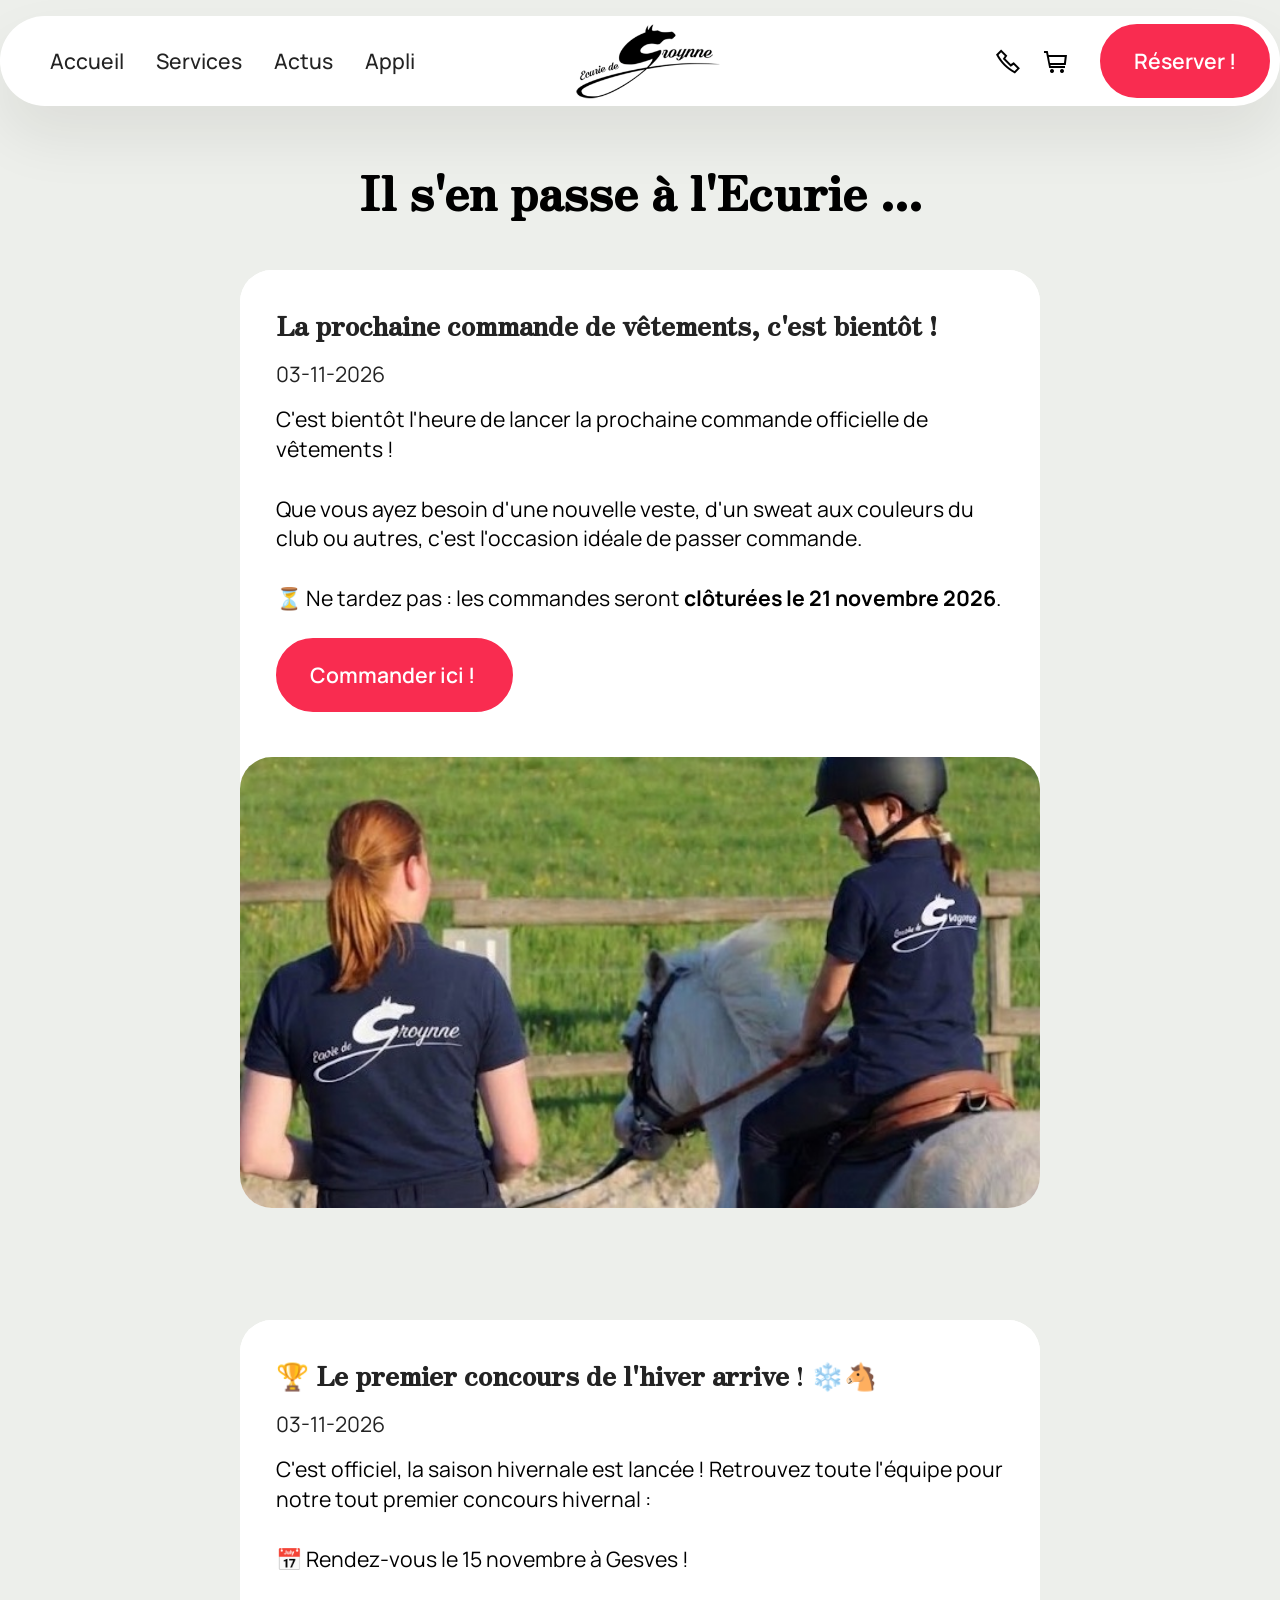
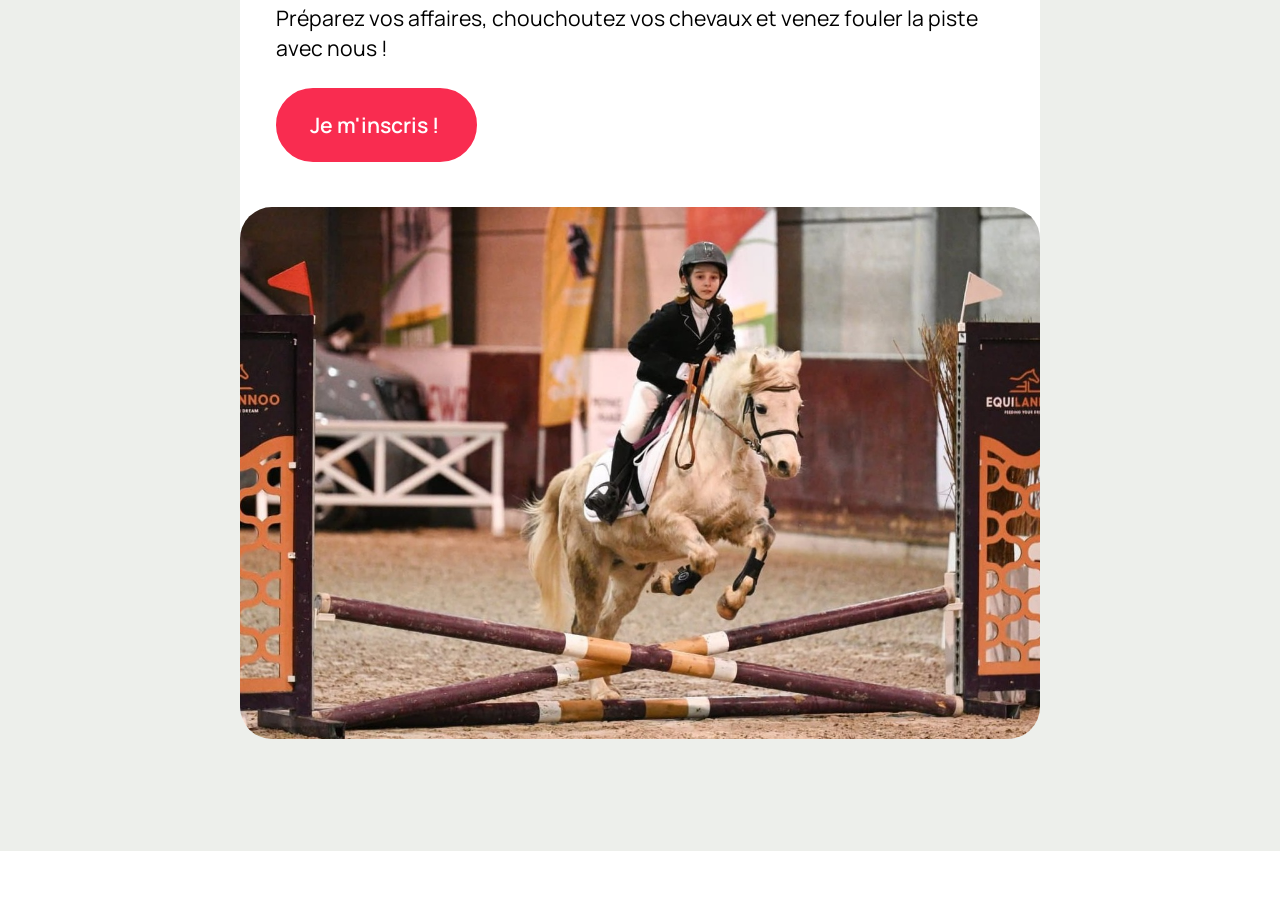
<file: page2.html>
<!DOCTYPE html>
<html  >
<head>
  <!-- Site made with Mobirise Website Builder v6.2.0, https://mobirise.com -->
  <meta charset="UTF-8">
  <meta http-equiv="X-UA-Compatible" content="IE=edge">
  <meta name="generator" content="Mobirise v6.2.0, mobirise.com">
  <meta name="viewport" content="width=device-width, initial-scale=1, minimum-scale=1">
  <link rel="shortcut icon" href="assets/images/logo.png" type="image/x-icon">
  <meta name="description" content="">
  
  
  <title>Les Actus</title>
  <link rel="stylesheet" href="assets/web/assets/mobirise-icons2/mobirise2.css">
  <link rel="stylesheet" href="assets/bootstrap/css/bootstrap.min.css">
  <link rel="stylesheet" href="assets/animatecss/animate.css">
  <link rel="stylesheet" href="assets/dropdown/css/style.css">
  <link rel="stylesheet" href="assets/theme/css/style.css">
  <link rel="preload" href="https://fonts.googleapis.com/css?family=Zen+Antique:400&display=swap" as="style" onload="this.onload=null;this.rel='stylesheet'">
  <noscript><link rel="stylesheet" href="https://fonts.googleapis.com/css?family=Zen+Antique:400&display=swap"></noscript>
  <link rel="preload" href="https://fonts.googleapis.com/css?family=Manrope:200,300,400,500,600,700,800&display=swap" as="style" onload="this.onload=null;this.rel='stylesheet'">
  <noscript><link rel="stylesheet" href="https://fonts.googleapis.com/css?family=Manrope:200,300,400,500,600,700,800&display=swap"></noscript>
  <link rel="preload" as="style" href="assets/mobirise/css/mbr-additional.css?v=yqGAIo"><link rel="stylesheet" href="assets/mobirise/css/mbr-additional.css?v=yqGAIo" type="text/css">

  
  
  
</head>
<body>
  
  <section data-bs-version="5.1" class="menu menu4 cid-vzPH5pP2Ji" once="menu" id="menu04-e">
	

	<nav class="navbar navbar-dropdown navbar-expand-lg">
		<div class="container">
			<div class="navbar-brand">
				<span class="navbar-logo">
					<a href="index.html">
						<img src="assets/images/logo.png" alt="https://reservation-ecurie-de-groynne.netlify.app/" style="height: 4.6rem;">
					</a>
				</span>
				
			</div>
			<button class="navbar-toggler" type="button" data-toggle="collapse" data-bs-toggle="collapse" data-target="#navbarSupportedContent" data-bs-target="#navbarSupportedContent" aria-controls="navbarNavAltMarkup" aria-expanded="false" aria-label="Toggle navigation">
				<div class="hamburger">
					<span></span>
					<span></span>
					<span></span>
					<span></span>
				</div>
			</button>
			<div class="collapse navbar-collapse" id="navbarSupportedContent">
				<ul class="navbar-nav nav-dropdown" data-app-modern-menu="true"><li class="nav-item"><a class="nav-link link text-black text-primary display-4" href="index.html">Accueil</a></li><li class="nav-item"><a class="nav-link link text-black text-primary display-4" href="page1.html">Services</a></li><li class="nav-item"><a class="nav-link link text-black text-primary display-4" href="page2.html">Actus</a></li><li class="nav-item"><a class="nav-link link text-black text-primary display-4" href="page4.html">Appli</a></li></ul>
				<div class="icons-menu">
					<a class="iconfont-wrapper" href="index.html#contacts02-17">
						<span class="p-2 mbr-iconfont mobi-mbri-phone mobi-mbri"></span>
					</a>
					<a class="iconfont-wrapper" href="page3.html">
						<span class="p-2 mbr-iconfont mobi-mbri-shopping-cart mobi-mbri"></span>
					</a>
					
					
				</div>
				<div class="navbar-buttons mbr-section-btn"><a class="btn btn-primary display-4" href="https://reservation-ecurie-de-groynne.netlify.app/">Réserver !</a></div>
			</div>
		</div>
	</nav>
</section>

<section data-bs-version="5.1" class="news07 cid-vzVI3T6hH9" id="news07-u">
    
    <div class="container">
        <div class="col-12 mb-5 content-head">
            <h3 class="mbr-section-title mbr-fonts-style align-center mb-0 display-2">
                <strong>Il s'en passe à l'Ecurie ...</strong></h3>
            
        </div>
        <div class="row justify-content-center ">
            <div class="col-12 col-lg-8">
                <div class="item features-without-image col-12 active">
                    <div class="item-wrapper card-wrapper">
                        <div class="card text-content">
                            <h5 class="mbr-card-title mbr-fonts-style mt-0 mb-3 display-5"><strong>La prochaine commande de vêtements, c'est bientôt !&nbsp;</strong></h5>
                            <h6 class="mbr-card-subtitle mbr-fonts-style mt-0 mb-3 display-7">
                                03-11-2026</h6>
                            <p class="mbr-text mbr-fonts-style mt-0 mb-3 display-7">C'est bientôt l'heure de lancer la prochaine commande officielle de vêtements !<br><br>Que vous ayez besoin d'une nouvelle veste, d'un sweat aux couleurs du club ou autres, c'est l'occasion idéale de passer commande.<br><br>⏳ Ne tardez pas : les commandes seront <strong>clôturées le 21 novembre 2026</strong>.</p>
                            <div class="mbr-section-btn"><a class="btn btn-primary display-7" href="page3.html">Commander ici !&nbsp;</a></div>
                        </div>
                        <div class="image-wrapper d-flex justify-content-center">
                            <img src="assets/images/whatsapp-image-2026-11-02-at-16.34.41-1.jpeg" alt="Mobirise Website Builder" data-slide-to="1" data-bs-slide-to="1">
                        </div>
                    </div>
                </div>
            </div>
        </div>
    </div>
</section>

<section data-bs-version="5.1" class="news07 cid-vzVJaWphbA" id="news07-v">
    
    <div class="container">
        
        <div class="row justify-content-center ">
            <div class="col-12 col-lg-8">
                <div class="item features-without-image col-12 active">
                    <div class="item-wrapper card-wrapper">
                        <div class="card text-content">
                            <h5 class="mbr-card-title mbr-fonts-style mt-0 mb-3 display-5">🏆 <strong>Le premier concours de l'hiver arrive&nbsp;</strong>! ❄️🐴</h5>
                            <h6 class="mbr-card-subtitle mbr-fonts-style mt-0 mb-3 display-7">
                                03-11-2026</h6>
                            <p class="mbr-text mbr-fonts-style mt-0 mb-3 display-7">C'est officiel, la saison hivernale est lancée ! Retrouvez toute l'équipe pour notre tout premier concours hivernal :<br><br>📅 Rendez-vous le 15 novembre à Gesves !<br><br>Préparez vos affaires, chouchoutez vos chevaux et venez fouler la piste avec nous !</p>
                            <div class="mbr-section-btn"><a class="btn btn-primary display-7" href="https://reservation-ecurie-de-groynne.netlify.app/">Je m'inscris !&nbsp;</a></div>
                        </div>
                        <div class="image-wrapper d-flex justify-content-center">
                            <img src="assets/images/whatsapp-image-2026-09-11-at-13.26.50-1.jpeg" alt="Mobirise Website Builder" data-slide-to="1" data-bs-slide-to="1">
                        </div>
                    </div>
                </div>
            </div>
        </div>
    </div>
</section><section class="display-7" style="padding: 0;align-items: center;justify-content: center;flex-wrap: wrap;    align-content: center;display: flex;position: relative;height: 4rem;"><a href="https://mobiri.se/" style="flex: 1 1;height: 4rem;position: absolute;width: 100%;z-index: 1;"><img alt="" style="height: 4rem;" src="[data-uri]"></a><p style="margin: 0;text-align: center;" class="display-7">&#8204;</p><a style="z-index:1" href="https://mobirise.com"> Website Building Software</a></section><script src="assets/bootstrap/js/bootstrap.bundle.min.js"></script>  <script src="assets/smoothscroll/smooth-scroll.js"></script>  <script src="assets/ytplayer/index.js"></script>  <script src="assets/dropdown/js/navbar-dropdown.js"></script>  <script src="assets/theme/js/script.js"></script>  
  
  
  <input name="animation" type="hidden">
  </body>
</html>
</file>
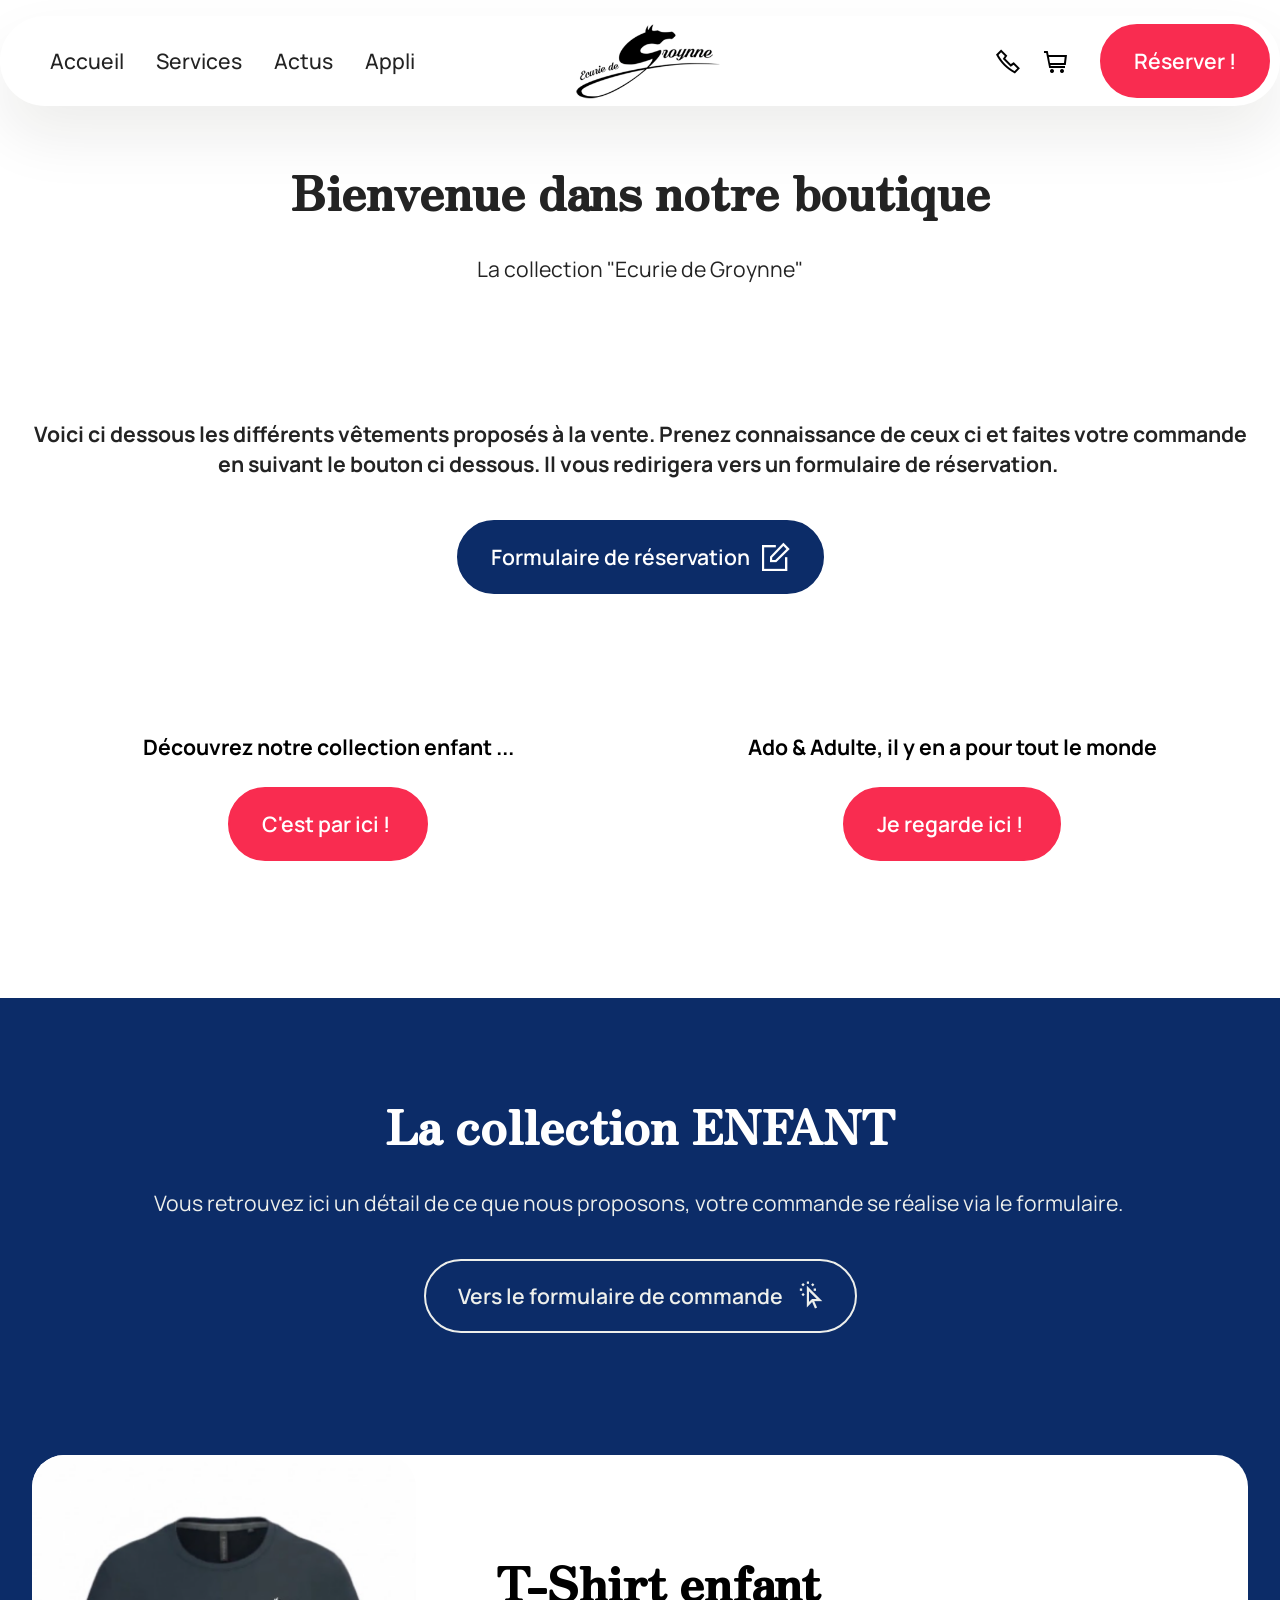
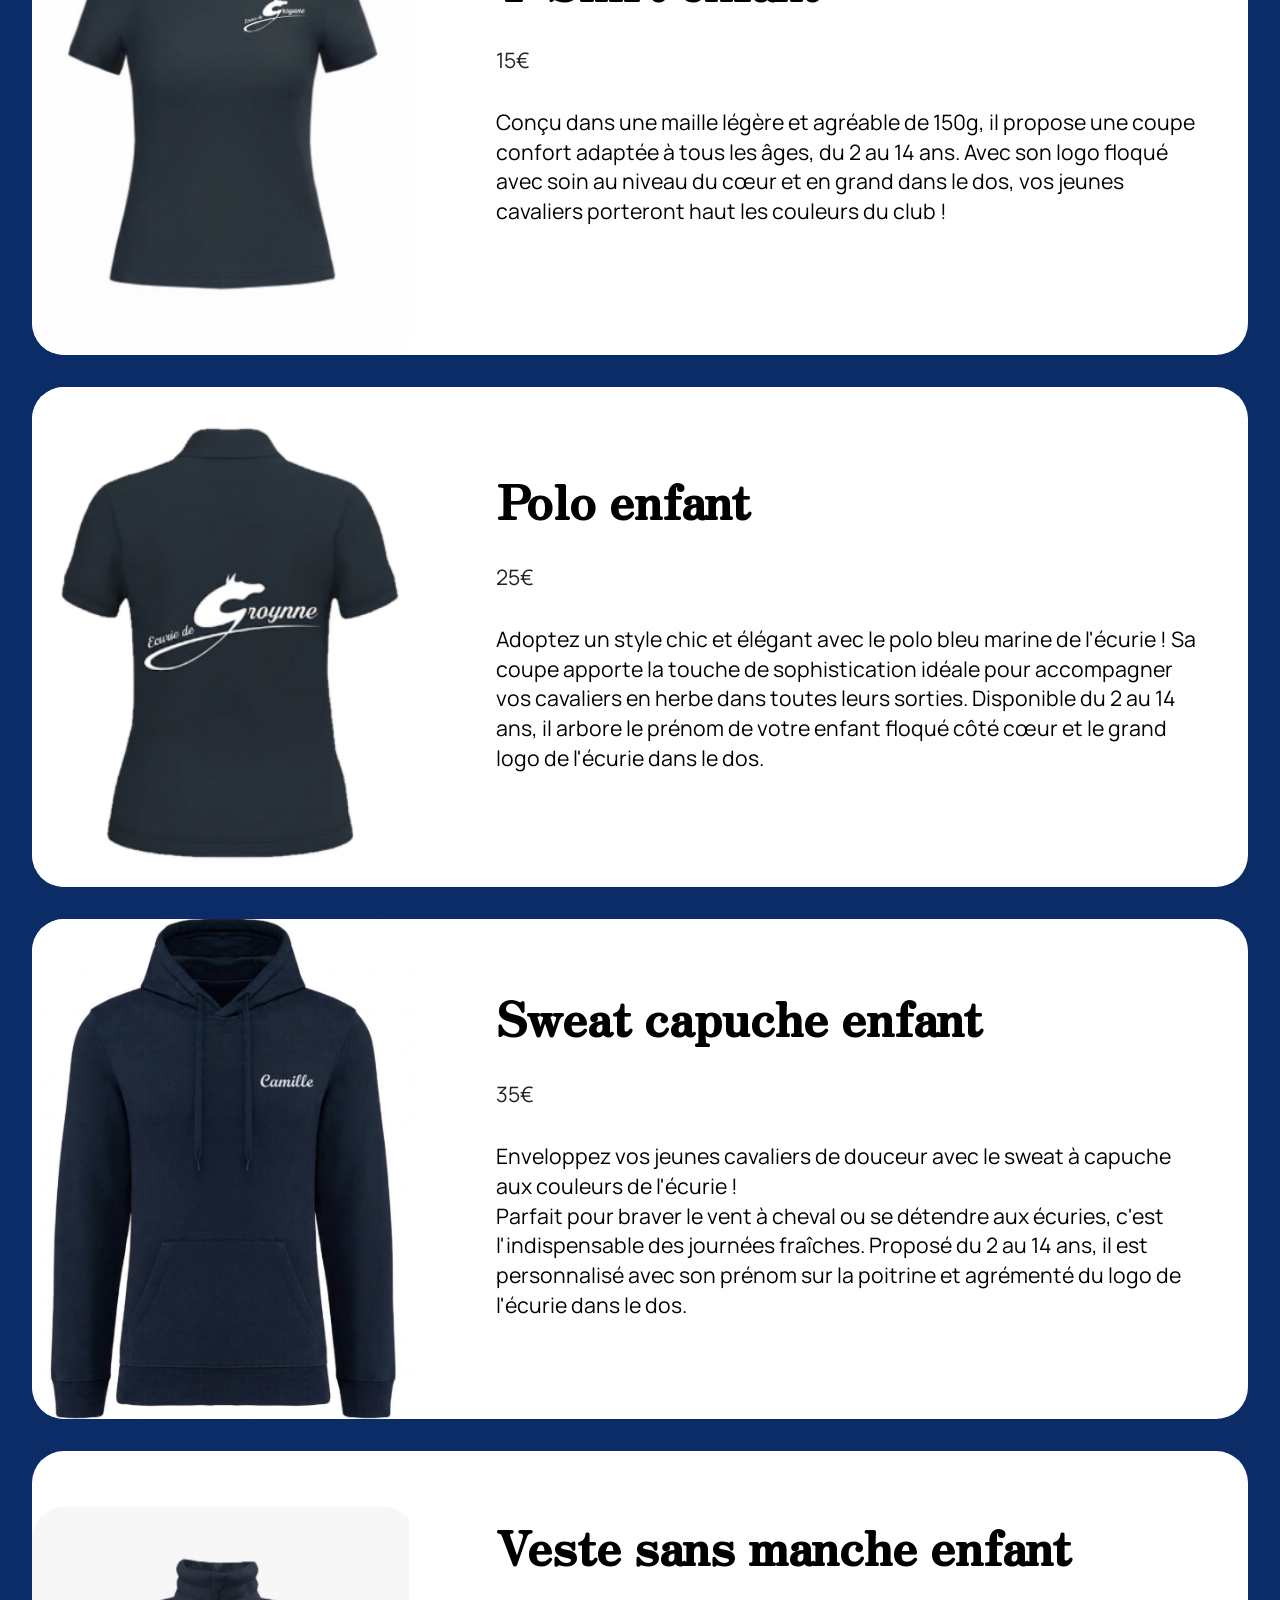
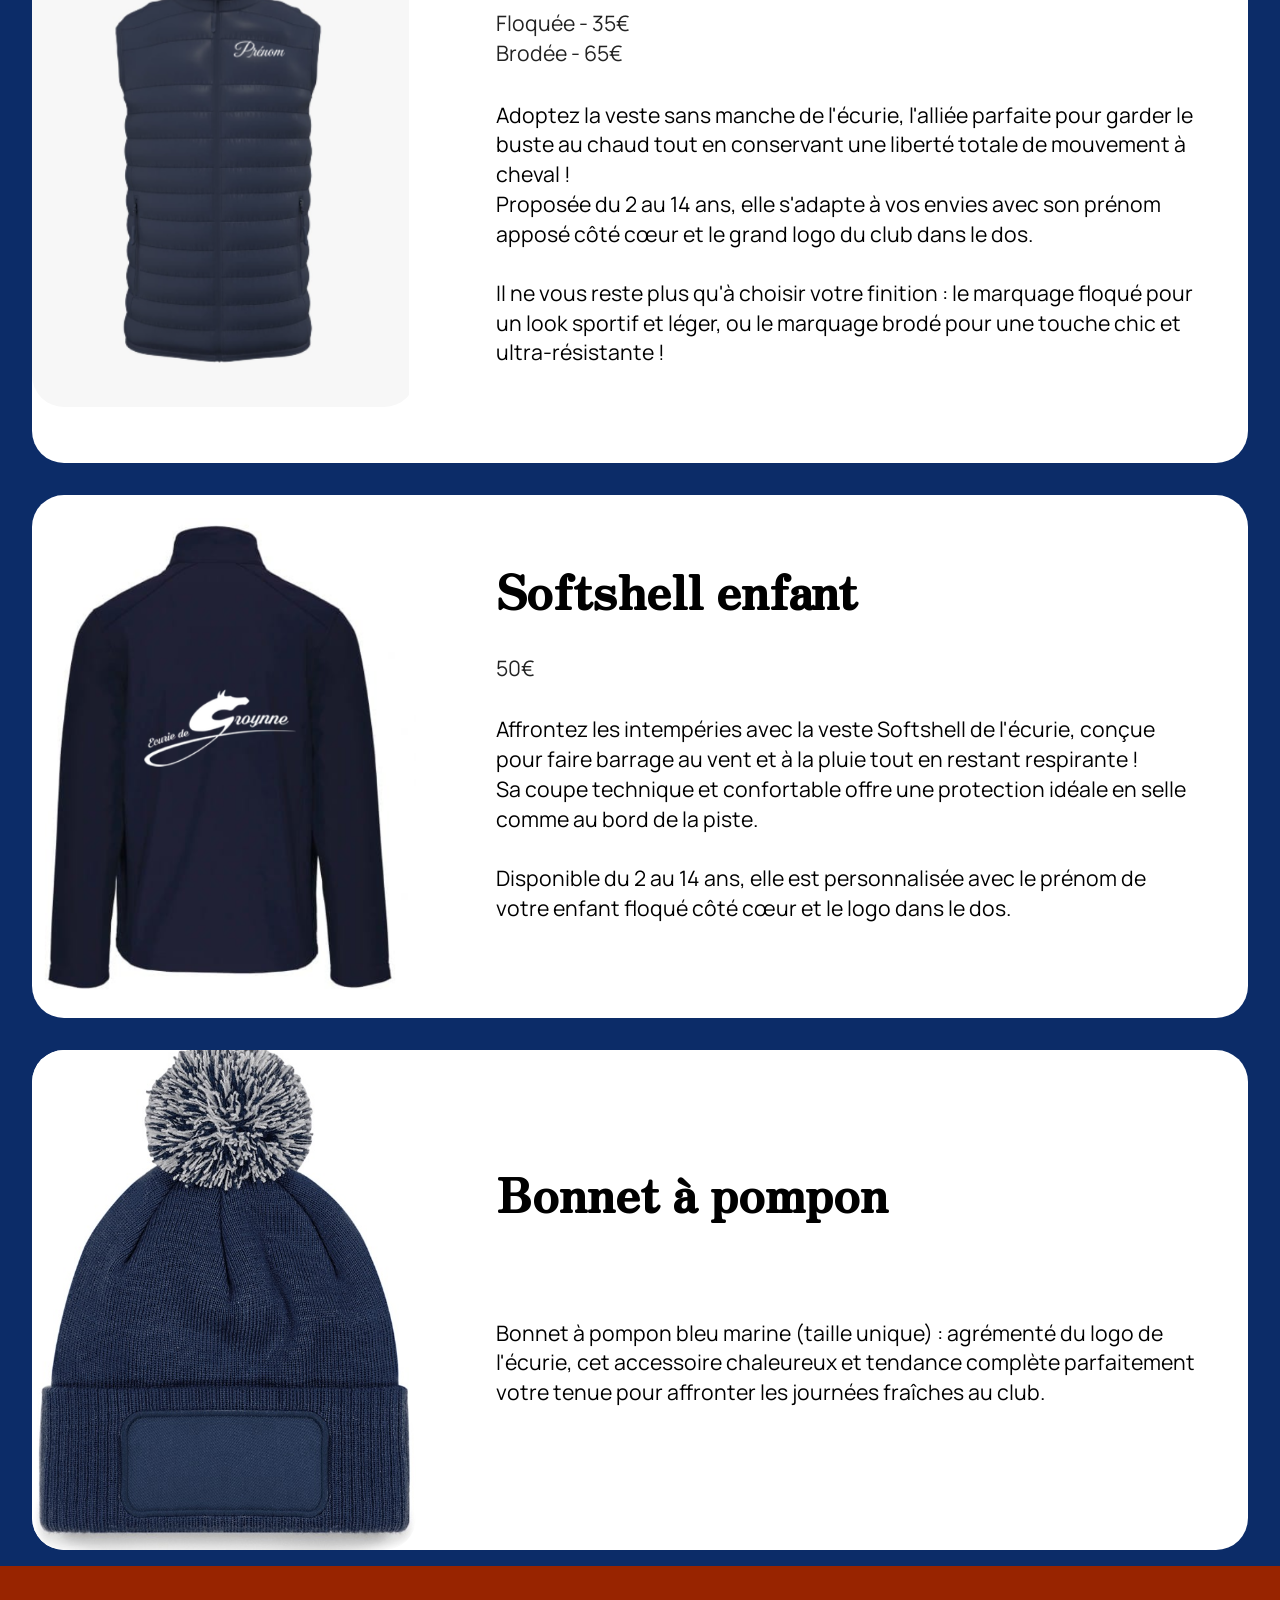
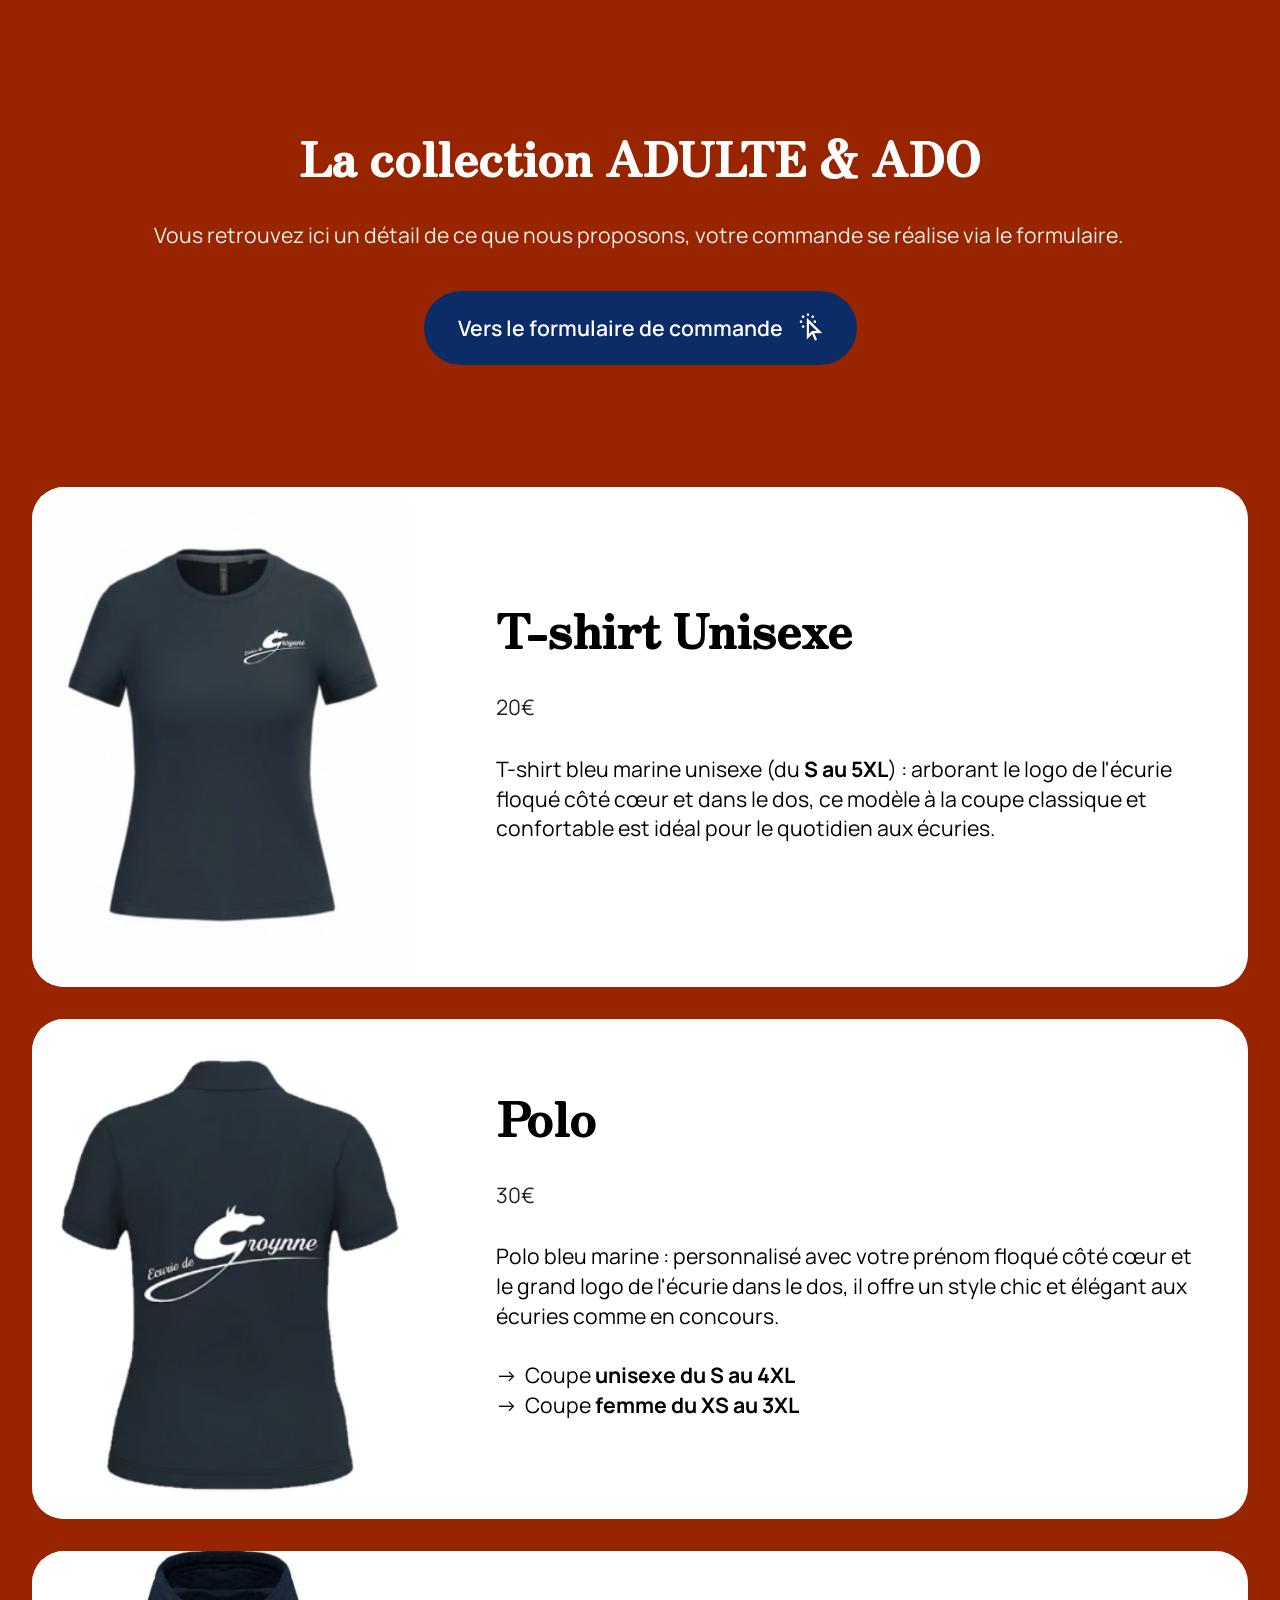
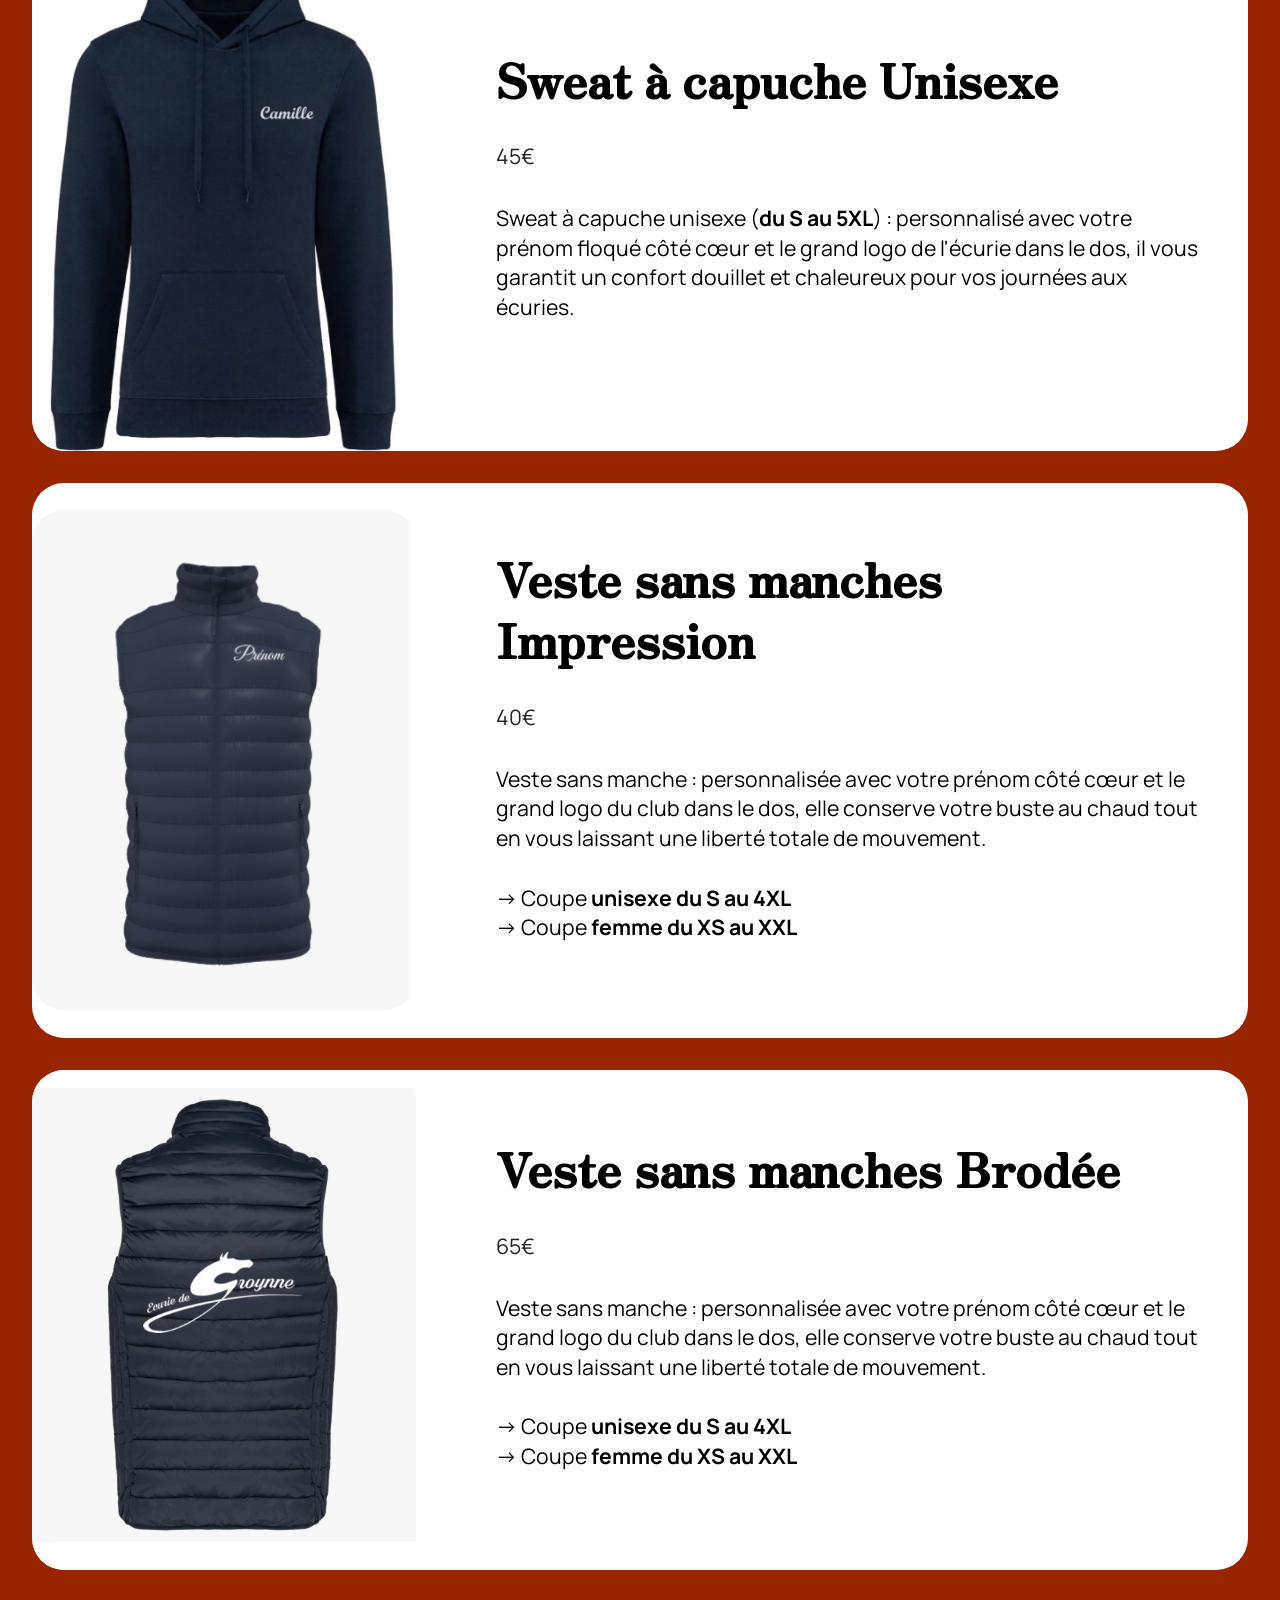
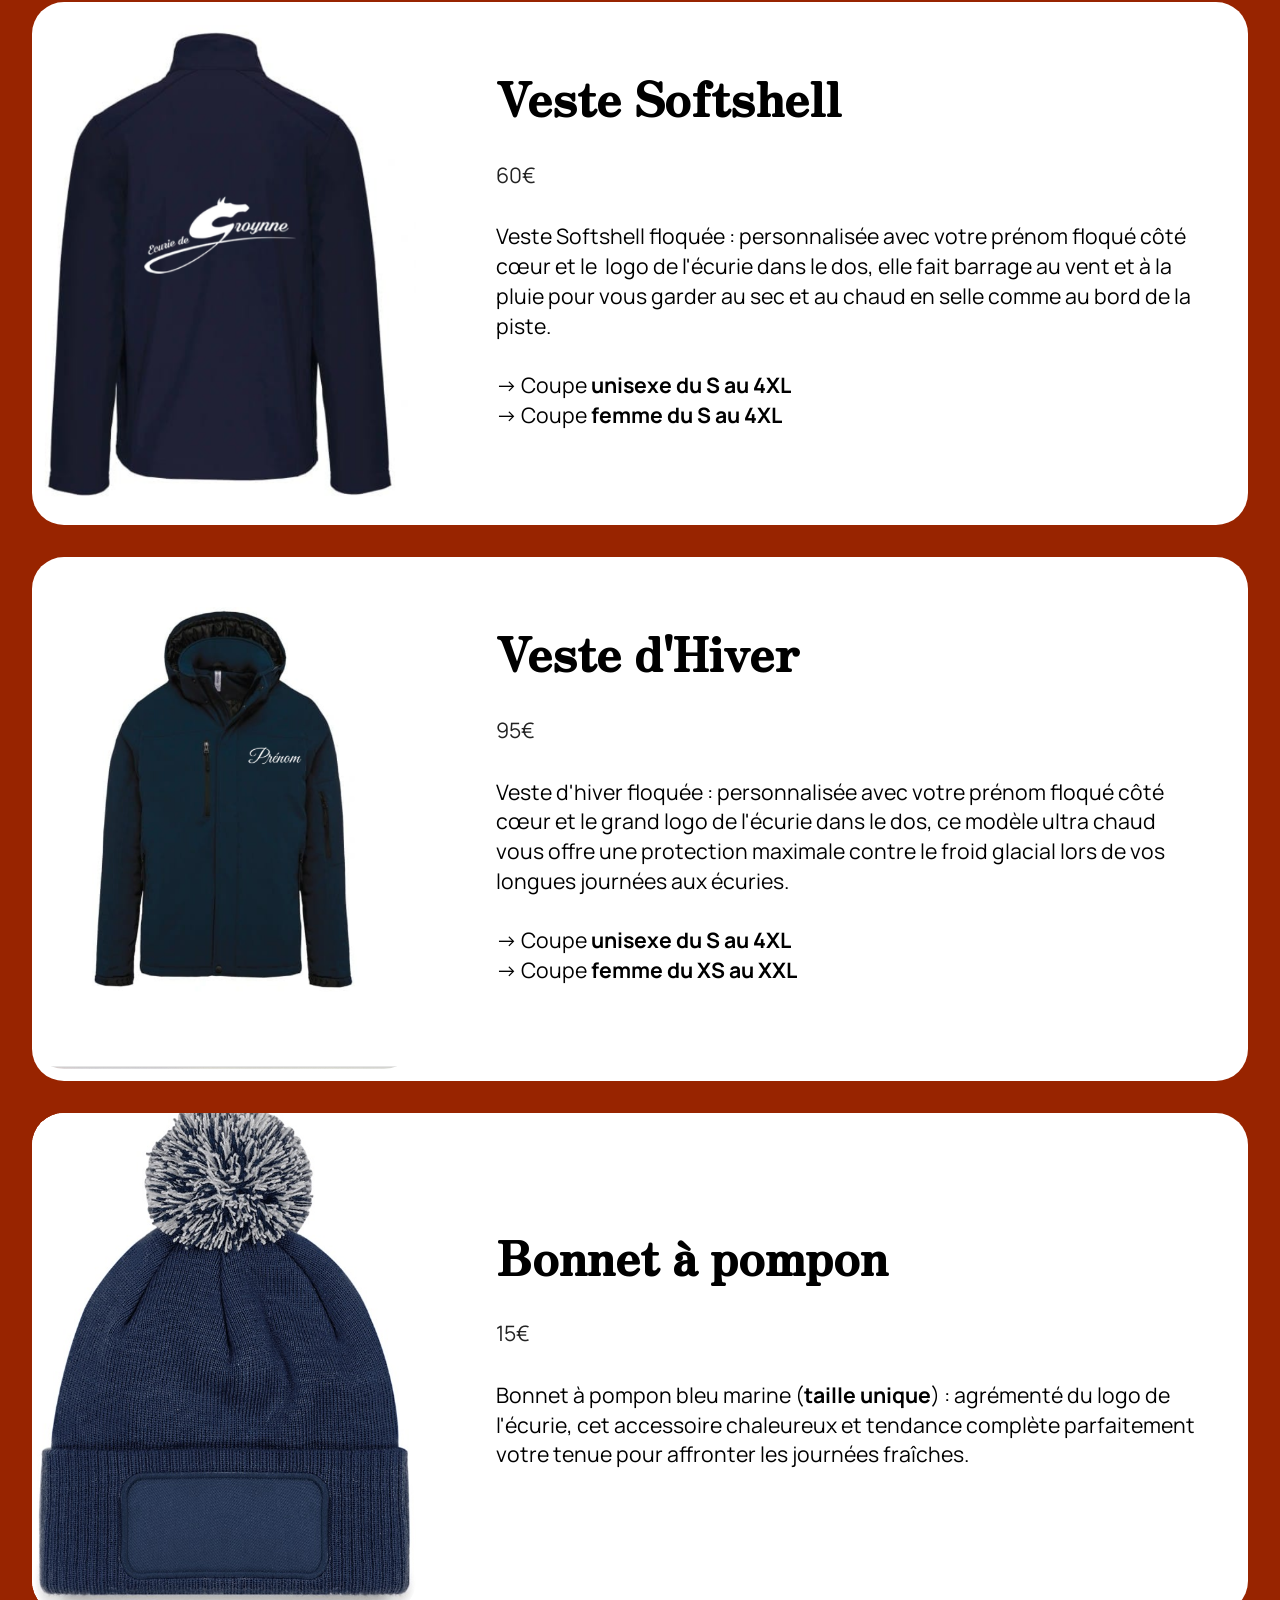
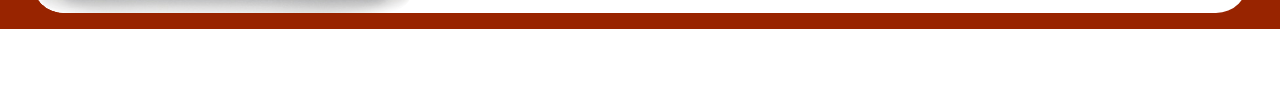
<file: page3.html>
<!DOCTYPE html>
<html  >
<head>
  <!-- Site made with Mobirise Website Builder v6.2.0, https://mobirise.com -->
  <meta charset="UTF-8">
  <meta http-equiv="X-UA-Compatible" content="IE=edge">
  <meta name="generator" content="Mobirise v6.2.0, mobirise.com">
  <meta name="viewport" content="width=device-width, initial-scale=1, minimum-scale=1">
  <link rel="shortcut icon" href="assets/images/logo.png" type="image/x-icon">
  <meta name="description" content="">
  
  
  <title>SHOP</title>
  <link rel="stylesheet" href="assets/web/assets/mobirise-icons2/mobirise2.css">
  <link rel="stylesheet" href="assets/bootstrap/css/bootstrap.min.css">
  <link rel="stylesheet" href="assets/animatecss/animate.css">
  <link rel="stylesheet" href="assets/dropdown/css/style.css">
  <link rel="stylesheet" href="assets/theme/css/style.css">
  <link rel="preload" href="https://fonts.googleapis.com/css?family=Zen+Antique:400&display=swap" as="style" onload="this.onload=null;this.rel='stylesheet'">
  <noscript><link rel="stylesheet" href="https://fonts.googleapis.com/css?family=Zen+Antique:400&display=swap"></noscript>
  <link rel="preload" href="https://fonts.googleapis.com/css?family=Manrope:200,300,400,500,600,700,800&display=swap" as="style" onload="this.onload=null;this.rel='stylesheet'">
  <noscript><link rel="stylesheet" href="https://fonts.googleapis.com/css?family=Manrope:200,300,400,500,600,700,800&display=swap"></noscript>
  <link rel="preload" as="style" href="assets/mobirise/css/mbr-additional.css?v=Kn8DTl"><link rel="stylesheet" href="assets/mobirise/css/mbr-additional.css?v=Kn8DTl" type="text/css">

  
  
  
</head>
<body>
  
  <section data-bs-version="5.1" class="menu menu4 cid-vzPH5pP2Ji" once="menu" id="menu04-w">
	

	<nav class="navbar navbar-dropdown navbar-expand-lg">
		<div class="container">
			<div class="navbar-brand">
				<span class="navbar-logo">
					<a href="index.html">
						<img src="assets/images/logo.png" alt="https://reservation-ecurie-de-groynne.netlify.app/" style="height: 4.6rem;">
					</a>
				</span>
				
			</div>
			<button class="navbar-toggler" type="button" data-toggle="collapse" data-bs-toggle="collapse" data-target="#navbarSupportedContent" data-bs-target="#navbarSupportedContent" aria-controls="navbarNavAltMarkup" aria-expanded="false" aria-label="Toggle navigation">
				<div class="hamburger">
					<span></span>
					<span></span>
					<span></span>
					<span></span>
				</div>
			</button>
			<div class="collapse navbar-collapse" id="navbarSupportedContent">
				<ul class="navbar-nav nav-dropdown" data-app-modern-menu="true"><li class="nav-item"><a class="nav-link link text-black text-primary display-4" href="index.html">Accueil</a></li><li class="nav-item"><a class="nav-link link text-black text-primary display-4" href="page1.html">Services</a></li><li class="nav-item"><a class="nav-link link text-black text-primary display-4" href="page2.html">Actus</a></li><li class="nav-item"><a class="nav-link link text-black text-primary display-4" href="page4.html">Appli</a></li></ul>
				<div class="icons-menu">
					<a class="iconfont-wrapper" href="index.html#contacts02-17">
						<span class="p-2 mbr-iconfont mobi-mbri-phone mobi-mbri"></span>
					</a>
					<a class="iconfont-wrapper" href="page3.html">
						<span class="p-2 mbr-iconfont mobi-mbri-shopping-cart mobi-mbri"></span>
					</a>
					
					
				</div>
				<div class="navbar-buttons mbr-section-btn"><a class="btn btn-primary display-4" href="https://reservation-ecurie-de-groynne.netlify.app/">Réserver !</a></div>
			</div>
		</div>
	</nav>
</section>

<section data-bs-version="5.1" class="article11 cid-vzVLbp0ZWI" id="article11-y">
    

    
    
    <div class="container">
        <div class="row justify-content-center">
            <div class="title col-md-12 col-lg-10">
                <h3 class="mbr-section-title mbr-fonts-style align-center mt-0 mb-0 display-2">
                <strong>Bienvenue dans notre boutique</strong></h3>
                <h4 class="mbr-section-subtitle align-center mbr-fonts-style mt-4 display-7">
                La collection "Ecurie de Groynne"</h4>
                
            </div>
        </div>
    </div>
</section>

<section data-bs-version="5.1" class="article11 cid-vA6Eh1CH5D" id="article11-16">
    

    
    
    <div class="container-fluid">
        <div class="row justify-content-center">
            <div class="title col-md-12 col-lg-12">
                
                <h4 class="mbr-section-subtitle align-center mbr-fonts-style mt-4 display-7"><strong>
                Voici ci dessous les différents vêtements proposés à la vente. Prenez connaissance de ceux ci et faites votre commande en suivant le bouton ci dessous. Il vous redirigera vers un formulaire de réservation.&nbsp;</strong></h4>
                <div class="mbr-section-btn align-center mt-4"><a class="btn btn-secondary display-4" href="https://forms.gle/T5xje7LZ4GnPHVxt8" target="_blank"><span class="mobi-mbri mobi-mbri-edit mbr-iconfont mbr-iconfont-btn"></span>Formulaire de réservation&nbsp;</a></div>
            </div>
        </div>
    </div>
</section>

<section data-bs-version="5.1" class="features10 cid-vAbGqpWhWd" id="features010-1o">
  

  
  
  <div class="container">
    
    <div class="row">
      <div class="item features-without-image col-12 col-md-6 col-lg-6">
        <div class="item-wrapper">
          <div class="card-box align-left">
            
            
            <p class="card-text mbr-fonts-style mb-3 display-7"><strong>
              Découvrez notre collection enfant ...</strong></p>
            <div class="mbr-section-btn mt-2 item-footer mt-2"><a href="page3.html#article11-1q" class="btn btn-primary item-btn display-7">C'est par ici !&nbsp;</a></div>
          </div>
        </div>
      </div>
      <div class="item features-without-image col-12 col-md-6 col-lg-6">
        <div class="item-wrapper">
          <div class="card-box align-left">
            
            
            <p class="card-text mbr-fonts-style mb-3 display-7"><strong>
              Ado &amp; Adulte, il y en a pour tout le monde</strong></p>
            <div class="mbr-section-btn mt-2 item-footer mt-2"><a href="page3.html#article11-1v" class="btn btn-primary item-btn display-7">Je regarde ici !&nbsp;</a></div>
          </div>
        </div>
      </div>
      
    </div>
  </div>
</section>

<section data-bs-version="5.1" class="article11 cid-vAbH3kJSJP" id="article11-1q">
    

    
    
    <div class="container">
        <div class="row justify-content-center">
            <div class="title col-md-12 col-lg-10">
                <h3 class="mbr-section-title mbr-fonts-style align-center mt-0 mb-0 display-2">
                <strong>La collection ENFANT</strong></h3>
                <h4 class="mbr-section-subtitle align-center mbr-fonts-style mt-4 display-7">Vous retrouvez ici un détail de ce que nous proposons, votre commande se réalise via le formulaire.&nbsp;</h4>
                <div class="mbr-section-btn align-center mt-4"><a class="btn btn-warning-outline display-4" href="https://forms.gle/T5xje7LZ4GnPHVxt8" target="_blank"><span class="mobi-mbri mobi-mbri-cursor-click mbr-iconfont mbr-iconfont-btn"></span>Vers le formulaire de commande&nbsp;</a></div>
            </div>
        </div>
    </div>
</section>

<section data-bs-version="5.1" class="features024 cid-vzVL52Fqpr" id="features024-x">
  

  
  

  <div class="container">
    <div class="row justify-content-center align-items-center">
      <div class="col-12">
        <div class="card-wrapper">
          <div class="row">
            <div class="col-12 col-md-12 col-lg-4 image-wrapper">
              <img class="w-100" src="assets/images/t-shirt-.png" alt="Mobirise Website Builder">
            </div>
            <div class="col-12 col-lg col-md-12">
              <div class="text-wrapper align-left">
                <h5 class="mbr-section-title mbr-fonts-style mb-4 display-2">
                  <strong>T-Shirt enfant</strong></h5>
                <p class="price mbr-fonts-style mb-4 display-7">
                  15€</p>
                <p class="mbr-text mbr-fonts-style mb-4 display-7">
                  Conçu dans une maille légère et agréable de 150g, il propose une coupe confort adaptée à tous les âges, du 2 au 14 ans. Avec son logo floqué avec soin au niveau du cœur et en grand dans le dos, vos jeunes cavaliers porteront haut les couleurs du club !
                </p>
                
              </div>
            </div>
          </div>
        </div>
      </div>
    </div>
  </div>
</section>

<section data-bs-version="5.1" class="features024 cid-vAbKQFnflB" id="features024-1r">
  

  
  

  <div class="container">
    <div class="row justify-content-center align-items-center">
      <div class="col-12">
        <div class="card-wrapper">
          <div class="row">
            <div class="col-12 col-md-12 col-lg-4 image-wrapper">
              <img class="w-100" src="assets/images/polo-dos.png" alt="Mobirise Website Builder">
            </div>
            <div class="col-12 col-lg col-md-12">
              <div class="text-wrapper align-left">
                <h5 class="mbr-section-title mbr-fonts-style mb-4 display-2">
                  <strong>Polo enfant</strong></h5>
                <p class="price mbr-fonts-style mb-4 display-7">25€</p>
                <p class="mbr-text mbr-fonts-style mb-4 display-7">
                  Adoptez un style chic et élégant avec le polo bleu marine de l'écurie ! Sa coupe apporte la touche de sophistication idéale pour accompagner vos cavaliers en herbe dans toutes leurs sorties. Disponible du 2 au 14 ans, il arbore le prénom de votre enfant floqué côté cœur et le grand logo de l'écurie dans le dos.
                </p>
                
              </div>
            </div>
          </div>
        </div>
      </div>
    </div>
  </div>
</section>

<section data-bs-version="5.1" class="features024 cid-vAbLU20UmW" id="features024-1s">
  

  
  

  <div class="container">
    <div class="row justify-content-center align-items-center">
      <div class="col-12">
        <div class="card-wrapper">
          <div class="row">
            <div class="col-12 col-md-12 col-lg-4 image-wrapper">
              <img class="w-100" src="assets/images/sweat-devant.png" alt="Mobirise Website Builder">
            </div>
            <div class="col-12 col-lg col-md-12">
              <div class="text-wrapper align-left">
                <h5 class="mbr-section-title mbr-fonts-style mb-4 display-2">
                  <strong>Sweat capuche enfant</strong></h5>
                <p class="price mbr-fonts-style mb-4 display-7">35€</p>
                <p class="mbr-text mbr-fonts-style mb-4 display-7">
                  Enveloppez vos jeunes cavaliers de douceur avec le sweat à capuche aux couleurs de l'écurie ! <br>Parfait pour braver le vent à cheval ou se détendre aux écuries, c'est l'indispensable des journées fraîches. Proposé du 2 au 14 ans, il est personnalisé avec son prénom sur la poitrine et agrémenté du logo de l'écurie dans le dos.
                </p>
                
              </div>
            </div>
          </div>
        </div>
      </div>
    </div>
  </div>
</section>

<section data-bs-version="5.1" class="features024 cid-vAbN7RVZtX" id="features024-1t">
  

  
  

  <div class="container">
    <div class="row justify-content-center align-items-center">
      <div class="col-12">
        <div class="card-wrapper">
          <div class="row">
            <div class="col-12 col-md-12 col-lg-4 image-wrapper">
              <img class="w-100" src="assets/images/veste-dhiver-imprime.png" alt="Mobirise Website Builder">
            </div>
            <div class="col-12 col-lg col-md-12">
              <div class="text-wrapper align-left">
                <h5 class="mbr-section-title mbr-fonts-style mb-4 display-2">
                  <strong>Veste sans manche enfant</strong></h5>
                <p class="price mbr-fonts-style mb-4 display-7">Floquée - 35€<br>Brodée - 65€</p>
                <p class="mbr-text mbr-fonts-style mb-4 display-7">Adoptez la veste sans manche de l'écurie, l'alliée parfaite pour garder le buste au chaud tout en conservant une liberté totale de mouvement à cheval ! <br>Proposée du 2 au 14 ans, elle s'adapte à vos envies avec son prénom apposé côté cœur et le grand logo du club dans le dos. <br><br>Il ne vous reste plus qu'à choisir votre finition : le marquage floqué pour un look sportif et léger, ou le marquage brodé pour une touche chic et ultra-résistante !</p>
                
              </div>
            </div>
          </div>
        </div>
      </div>
    </div>
  </div>
</section>

<section data-bs-version="5.1" class="features024 cid-vAbNJOhqA8" id="features024-1u">
  

  
  

  <div class="container">
    <div class="row justify-content-center align-items-center">
      <div class="col-12">
        <div class="card-wrapper">
          <div class="row">
            <div class="col-12 col-md-12 col-lg-4 image-wrapper">
              <img class="w-100" src="assets/images/softshell.png" alt="Mobirise Website Builder">
            </div>
            <div class="col-12 col-lg col-md-12">
              <div class="text-wrapper align-left">
                <h5 class="mbr-section-title mbr-fonts-style mb-4 display-2">
                  <strong>Softshell enfant</strong></h5>
                <p class="price mbr-fonts-style mb-4 display-7">50€</p>
                <p class="mbr-text mbr-fonts-style mb-4 display-7">Affrontez les intempéries avec la veste Softshell de l'écurie, conçue pour faire barrage au vent et à la pluie tout en restant respirante ! <br>Sa coupe technique et confortable offre une protection idéale en selle comme au bord de la piste. <br><br>Disponible du 2 au 14 ans, elle est personnalisée avec le prénom de votre enfant floqué côté cœur et le logo dans le dos.<br></p>
                
              </div>
            </div>
          </div>
        </div>
      </div>
    </div>
  </div>
</section>

<section data-bs-version="5.1" class="features024 cid-vAbTrBJAhc" id="features024-24">
  

  
  

  <div class="container">
    <div class="row justify-content-center align-items-center">
      <div class="col-12">
        <div class="card-wrapper">
          <div class="row">
            <div class="col-12 col-md-12 col-lg-4 image-wrapper">
              <img class="w-100" src="assets/images/whatsapp-image-2026-11-05-at-14.52.13.jpeg" alt="Mobirise Website Builder">
            </div>
            <div class="col-12 col-lg col-md-12">
              <div class="text-wrapper align-left">
                <h5 class="mbr-section-title mbr-fonts-style mb-4 display-2">
                  <strong>Bonnet à pompon&nbsp;</strong></h5>
                <p class="price mbr-fonts-style mb-4 display-7">15€</p>
                <p class="mbr-text mbr-fonts-style mb-4 display-7">Bonnet à pompon bleu marine (taille unique) : agrémenté du logo de l'écurie, cet accessoire chaleureux et tendance complète parfaitement votre tenue pour affronter les journées fraîches au club.<br></p>
                
              </div>
            </div>
          </div>
        </div>
      </div>
    </div>
  </div>
</section>

<section data-bs-version="5.1" class="article11 cid-vAbOeo7AU2" id="article11-1v">
    

    
    
    <div class="container">
        <div class="row justify-content-center">
            <div class="title col-md-12 col-lg-10">
                <h3 class="mbr-section-title mbr-fonts-style align-center mt-0 mb-0 display-2">
                <strong>La collection ADULTE &amp; ADO</strong></h3>
                <h4 class="mbr-section-subtitle align-center mbr-fonts-style mt-4 display-7">Vous retrouvez ici un détail de ce que nous proposons, votre commande se réalise via le formulaire.&nbsp;</h4>
                <div class="mbr-section-btn align-center mt-4"><a class="btn btn-secondary display-4" href="https://forms.gle/T5xje7LZ4GnPHVxt8" target="_blank"><span class="mobi-mbri mobi-mbri-cursor-click mbr-iconfont mbr-iconfont-btn"></span>Vers le formulaire de commande&nbsp;</a></div>
            </div>
        </div>
    </div>
</section>

<section data-bs-version="5.1" class="features024 cid-vAbOwHqWfu" id="features024-1w">
  

  
  

  <div class="container">
    <div class="row justify-content-center align-items-center">
      <div class="col-12">
        <div class="card-wrapper">
          <div class="row">
            <div class="col-12 col-md-12 col-lg-4 image-wrapper">
              <img class="w-100" src="assets/images/t-shirt-.png" alt="Mobirise Website Builder">
            </div>
            <div class="col-12 col-lg col-md-12">
              <div class="text-wrapper align-left">
                <h5 class="mbr-section-title mbr-fonts-style mb-4 display-2">
                  <strong>T-shirt Unisexe</strong></h5>
                <p class="price mbr-fonts-style mb-4 display-7">20€</p>
                <p class="mbr-text mbr-fonts-style mb-4 display-7">T-shirt bleu marine unisexe (du <strong>S au 5XL</strong>) : arborant le logo de l'écurie floqué côté cœur et dans le dos, ce modèle à la coupe classique et confortable est idéal pour le quotidien aux écuries.</p>
                
              </div>
            </div>
          </div>
        </div>
      </div>
    </div>
  </div>
</section>

<section data-bs-version="5.1" class="features024 cid-vAbPUQXZyi" id="features024-1y">
  

  
  

  <div class="container">
    <div class="row justify-content-center align-items-center">
      <div class="col-12">
        <div class="card-wrapper">
          <div class="row">
            <div class="col-12 col-md-12 col-lg-4 image-wrapper">
              <img class="w-100" src="assets/images/polo-dos.png" alt="Mobirise Website Builder">
            </div>
            <div class="col-12 col-lg col-md-12">
              <div class="text-wrapper align-left">
                <h5 class="mbr-section-title mbr-fonts-style mb-4 display-2">
                  <strong>Polo</strong></h5>
                <p class="price mbr-fonts-style mb-4 display-7">30€</p>
                <p class="mbr-text mbr-fonts-style mb-4 display-7">Polo bleu marine : personnalisé avec votre prénom floqué côté cœur et le grand logo de l'écurie dans le dos, il offre un style chic et élégant aux écuries comme en concours.<br><br>-&gt;&nbsp; Coupe<strong> unisexe du S au 4XL</strong><br>-&gt;&nbsp; Coupe <strong>femme du XS au 3XL</strong></p>
                
              </div>
            </div>
          </div>
        </div>
      </div>
    </div>
  </div>
</section>

<section data-bs-version="5.1" class="features024 cid-vAbQFmoCJH" id="features024-1z">
  

  
  

  <div class="container">
    <div class="row justify-content-center align-items-center">
      <div class="col-12">
        <div class="card-wrapper">
          <div class="row">
            <div class="col-12 col-md-12 col-lg-4 image-wrapper">
              <img class="w-100" src="assets/images/sweat-devant.png" alt="Mobirise Website Builder">
            </div>
            <div class="col-12 col-lg col-md-12">
              <div class="text-wrapper align-left">
                <h5 class="mbr-section-title mbr-fonts-style mb-4 display-2">
                  <strong>Sweat à capuche Unisexe</strong></h5>
                <p class="price mbr-fonts-style mb-4 display-7">45€</p>
                <p class="mbr-text mbr-fonts-style mb-4 display-7">Sweat à capuche unisexe (<strong>du S au 5XL</strong>) : personnalisé avec votre prénom floqué côté cœur et le grand logo de l'écurie dans le dos, il vous garantit un confort douillet et chaleureux pour vos journées aux écuries.&nbsp;<br></p>
                
              </div>
            </div>
          </div>
        </div>
      </div>
    </div>
  </div>
</section>

<section data-bs-version="5.1" class="features024 cid-vAbRkX18m5" id="features024-20">
  

  
  

  <div class="container">
    <div class="row justify-content-center align-items-center">
      <div class="col-12">
        <div class="card-wrapper">
          <div class="row">
            <div class="col-12 col-md-12 col-lg-4 image-wrapper">
              <img class="w-100" src="assets/images/veste-dhiver-imprime.png" alt="Mobirise Website Builder">
            </div>
            <div class="col-12 col-lg col-md-12">
              <div class="text-wrapper align-left">
                <h5 class="mbr-section-title mbr-fonts-style mb-4 display-2">
                  <strong>Veste sans manches Impression</strong></h5>
                <p class="price mbr-fonts-style mb-4 display-7">40€</p>
                <p class="mbr-text mbr-fonts-style mb-4 display-7">Veste sans manche : personnalisée avec votre prénom côté cœur et le grand logo du club dans le dos, elle conserve votre buste au chaud tout en vous laissant une liberté totale de mouvement.<br><br>-&gt; Coupe<strong> unisexe du S au 4XL</strong><br>-&gt; Coupe <strong>femme du XS au XXL</strong></p>
                
              </div>
            </div>
          </div>
        </div>
      </div>
    </div>
  </div>
</section>

<section data-bs-version="5.1" class="features024 cid-vAbRTZvTV6" id="features024-21">
  

  
  

  <div class="container">
    <div class="row justify-content-center align-items-center">
      <div class="col-12">
        <div class="card-wrapper">
          <div class="row">
            <div class="col-12 col-md-12 col-lg-4 image-wrapper">
              <img class="w-100" src="assets/images/veste-brode-2-.png" alt="Mobirise Website Builder">
            </div>
            <div class="col-12 col-lg col-md-12">
              <div class="text-wrapper align-left">
                <h5 class="mbr-section-title mbr-fonts-style mb-4 display-2">
                  <strong>Veste sans manches Brodée</strong></h5>
                <p class="price mbr-fonts-style mb-4 display-7">65€</p>
                <p class="mbr-text mbr-fonts-style mb-4 display-7">Veste sans manche : personnalisée avec votre prénom côté cœur et le grand logo du club dans le dos, elle conserve votre buste au chaud tout en vous laissant une liberté totale de mouvement.<br><br>-&gt; Coupe<strong> unisexe du S au 4XL</strong><br>-&gt; Coupe <strong>femme du XS au XXL</strong></p>
                
              </div>
            </div>
          </div>
        </div>
      </div>
    </div>
  </div>
</section>

<section data-bs-version="5.1" class="features024 cid-vAbSb45j3g" id="features024-22">
  

  
  

  <div class="container">
    <div class="row justify-content-center align-items-center">
      <div class="col-12">
        <div class="card-wrapper">
          <div class="row">
            <div class="col-12 col-md-12 col-lg-4 image-wrapper">
              <img class="w-100" src="assets/images/softshell.png" alt="Mobirise Website Builder">
            </div>
            <div class="col-12 col-lg col-md-12">
              <div class="text-wrapper align-left">
                <h5 class="mbr-section-title mbr-fonts-style mb-4 display-2">
                  <strong>Veste Softshell</strong></h5>
                <p class="price mbr-fonts-style mb-4 display-7">60€</p>
                <p class="mbr-text mbr-fonts-style mb-4 display-7">Veste Softshell floquée : personnalisée avec votre prénom floqué côté cœur et le&nbsp; logo de l'écurie dans le dos, elle fait barrage au vent et à la pluie pour vous garder au sec et au chaud en selle comme au bord de la piste.<br><br>-&gt; Coupe<strong> unisexe du S au 4XL</strong><br>-&gt; Coupe <strong>femme du S au 4XL</strong></p>
                
              </div>
            </div>
          </div>
        </div>
      </div>
    </div>
  </div>
</section>

<section data-bs-version="5.1" class="features024 cid-vAbSHvX3GJ" id="features024-23">
  

  
  

  <div class="container">
    <div class="row justify-content-center align-items-center">
      <div class="col-12">
        <div class="card-wrapper">
          <div class="row">
            <div class="col-12 col-md-12 col-lg-4 image-wrapper">
              <img class="w-100" src="assets/images/veste-dhiver.png" alt="Mobirise Website Builder">
            </div>
            <div class="col-12 col-lg col-md-12">
              <div class="text-wrapper align-left">
                <h5 class="mbr-section-title mbr-fonts-style mb-4 display-2">
                  <strong>Veste d'Hiver</strong></h5>
                <p class="price mbr-fonts-style mb-4 display-7">95€</p>
                <p class="mbr-text mbr-fonts-style mb-4 display-7">Veste d'hiver floquée : personnalisée avec votre prénom floqué côté cœur et le grand logo de l'écurie dans le dos, ce modèle ultra chaud vous offre une protection maximale contre le froid glacial lors de vos longues journées aux écuries.<br><br>-&gt; Coupe<strong> unisexe du S au 4XL</strong><br>-&gt; Coupe <strong>femme du XS au XXL</strong></p>
                
              </div>
            </div>
          </div>
        </div>
      </div>
    </div>
  </div>
</section>

<section data-bs-version="5.1" class="features024 cid-vAbTGUpP8z" id="features024-25">
  

  
  

  <div class="container">
    <div class="row justify-content-center align-items-center">
      <div class="col-12">
        <div class="card-wrapper">
          <div class="row">
            <div class="col-12 col-md-12 col-lg-4 image-wrapper">
              <img class="w-100" src="assets/images/whatsapp-image-2026-11-05-at-14.52.13.jpeg" alt="Mobirise Website Builder">
            </div>
            <div class="col-12 col-lg col-md-12">
              <div class="text-wrapper align-left">
                <h5 class="mbr-section-title mbr-fonts-style mb-4 display-2">
                  <strong>Bonnet à pompon&nbsp;</strong></h5>
                <p class="price mbr-fonts-style mb-4 display-7">15€</p>
                <p class="mbr-text mbr-fonts-style mb-4 display-7">Bonnet à pompon bleu marine (<strong>taille unique</strong>) : agrémenté du logo de l'écurie, cet accessoire chaleureux et tendance complète parfaitement votre tenue pour affronter les journées fraîches.<br></p>
                
              </div>
            </div>
          </div>
        </div>
      </div>
    </div>
  </div>
</section><section class="display-7" style="padding: 0;align-items: center;justify-content: center;flex-wrap: wrap;    align-content: center;display: flex;position: relative;height: 4rem;"><a href="https://mobiri.se/" style="flex: 1 1;height: 4rem;position: absolute;width: 100%;z-index: 1;"><img alt="" style="height: 4rem;" src="[data-uri]"></a><p style="margin: 0;text-align: center;" class="display-7">&#8204;</p><a style="z-index:1" href="https://mobirise.com/builder/ai-website-creator.html">Best AI Website Creator</a></section><script src="assets/bootstrap/js/bootstrap.bundle.min.js"></script>  <script src="assets/smoothscroll/smooth-scroll.js"></script>  <script src="assets/ytplayer/index.js"></script>  <script src="assets/dropdown/js/navbar-dropdown.js"></script>  <script src="assets/theme/js/script.js"></script>  
  
  
  <input name="animation" type="hidden">
  </body>
</html>
</file>
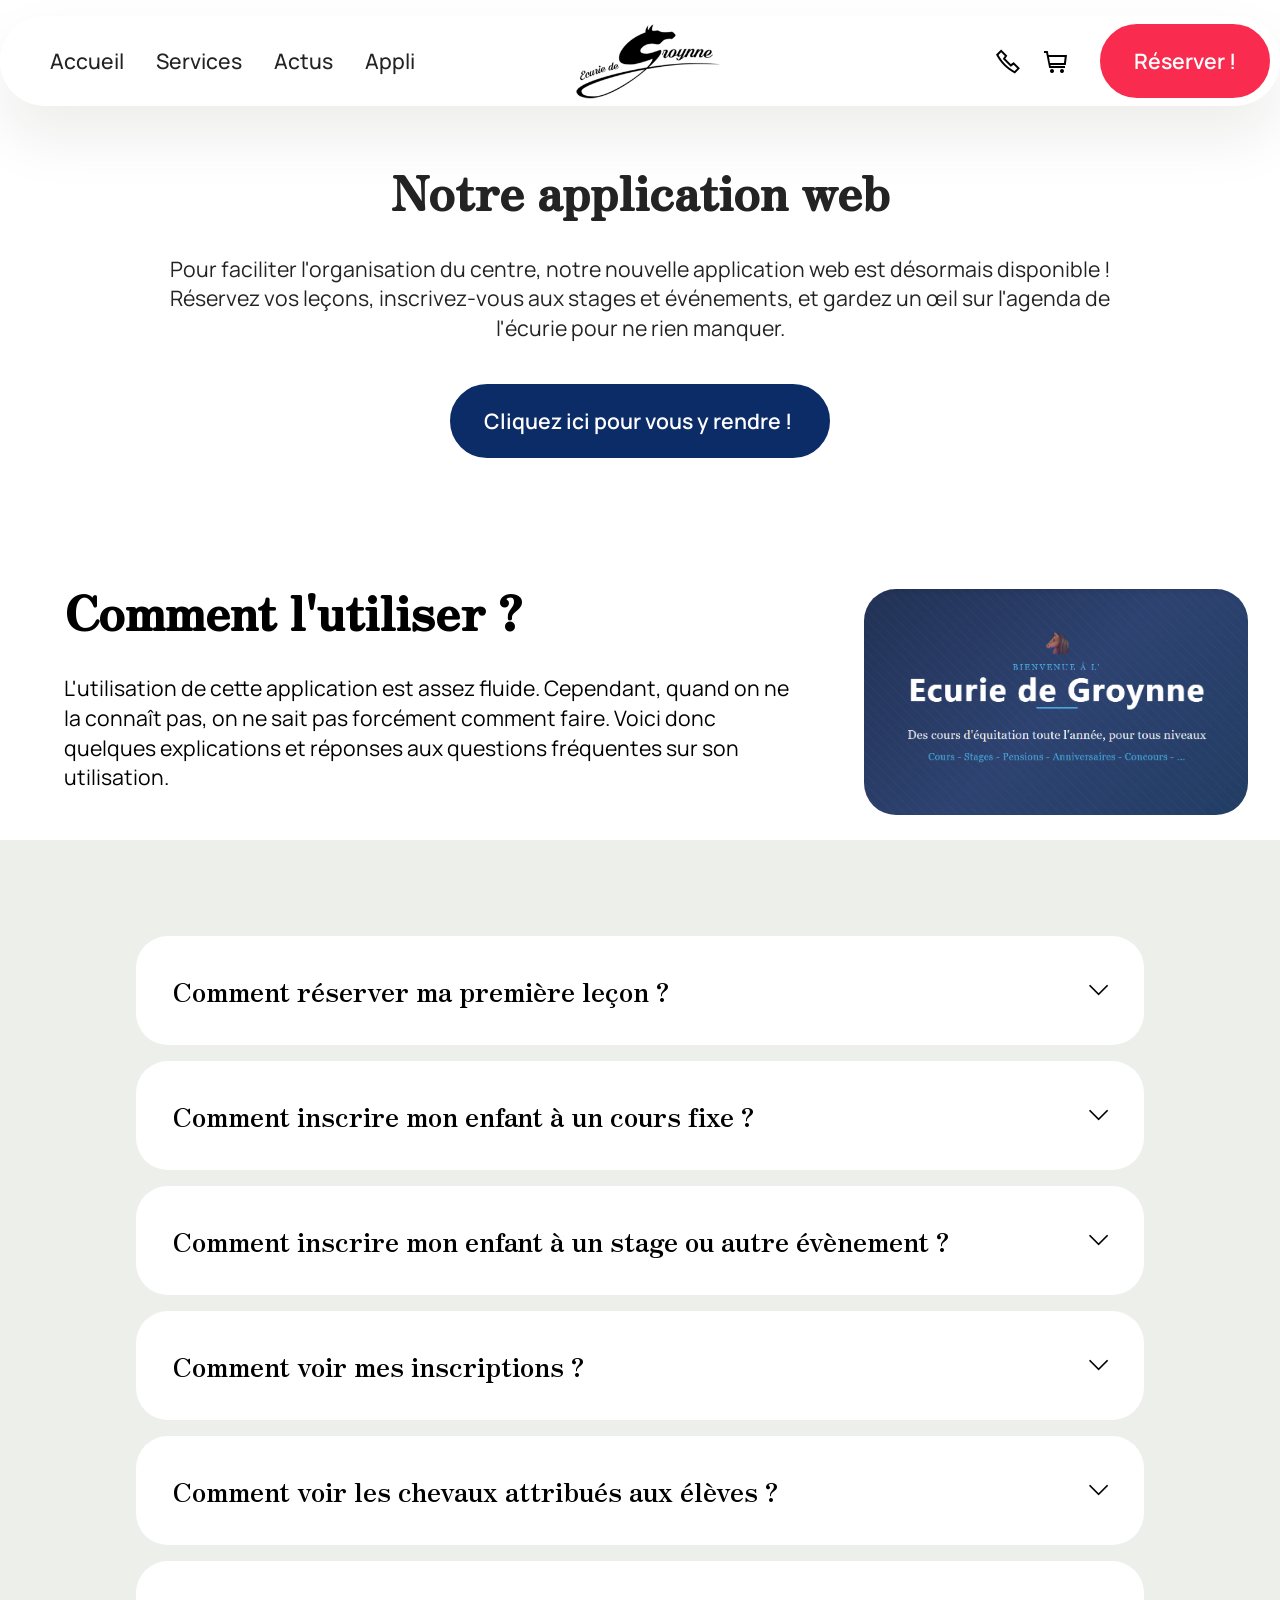
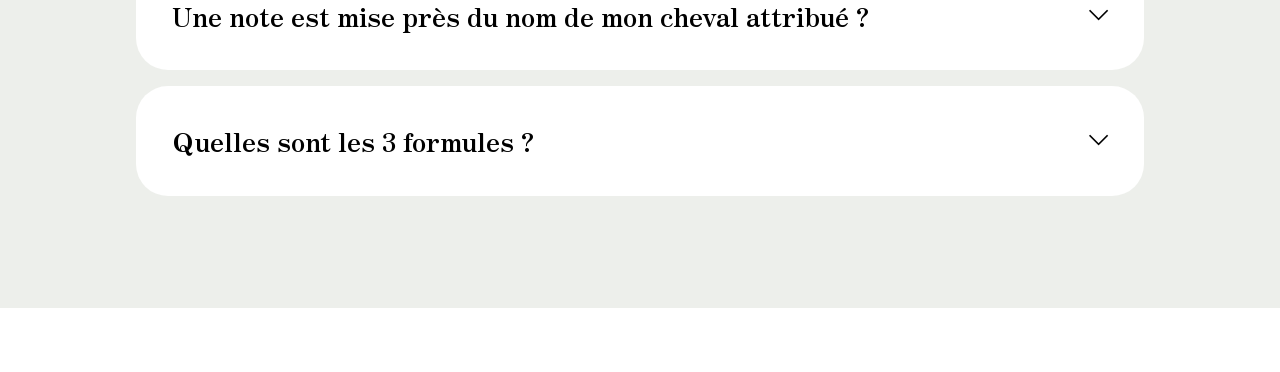
<file: page4.html>
<!DOCTYPE html>
<html  >
<head>
  <!-- Site made with Mobirise Website Builder v6.2.0, https://mobirise.com -->
  <meta charset="UTF-8">
  <meta http-equiv="X-UA-Compatible" content="IE=edge">
  <meta name="generator" content="Mobirise v6.2.0, mobirise.com">
  <meta name="viewport" content="width=device-width, initial-scale=1, minimum-scale=1">
  <link rel="shortcut icon" href="assets/images/logo.png" type="image/x-icon">
  <meta name="description" content="">
  
  
  <title>Notre appli</title>
  <link rel="stylesheet" href="assets/web/assets/mobirise-icons2/mobirise2.css">
  <link rel="stylesheet" href="assets/bootstrap/css/bootstrap.min.css">
  <link rel="stylesheet" href="assets/animatecss/animate.css">
  <link rel="stylesheet" href="assets/dropdown/css/style.css">
  <link rel="stylesheet" href="assets/theme/css/style.css">
  <link rel="preload" href="https://fonts.googleapis.com/css?family=Zen+Antique:400&display=swap" as="style" onload="this.onload=null;this.rel='stylesheet'">
  <noscript><link rel="stylesheet" href="https://fonts.googleapis.com/css?family=Zen+Antique:400&display=swap"></noscript>
  <link rel="preload" href="https://fonts.googleapis.com/css?family=Manrope:200,300,400,500,600,700,800&display=swap" as="style" onload="this.onload=null;this.rel='stylesheet'">
  <noscript><link rel="stylesheet" href="https://fonts.googleapis.com/css?family=Manrope:200,300,400,500,600,700,800&display=swap"></noscript>
  <link rel="preload" as="style" href="assets/mobirise/css/mbr-additional.css?v=gLbD48"><link rel="stylesheet" href="assets/mobirise/css/mbr-additional.css?v=gLbD48" type="text/css">

  
  
  
</head>
<body>
  
  <section data-bs-version="5.1" class="menu menu4 cid-vzCP0dGgdF" once="menu" id="menu04-1j">
	

	<nav class="navbar navbar-dropdown navbar-expand-lg">
		<div class="container">
			<div class="navbar-brand">
				<span class="navbar-logo">
					<a href="index.html">
						<img src="assets/images/logo.png" alt="https://reservation-ecurie-de-groynne.netlify.app/" style="height: 4.6rem;">
					</a>
				</span>
				
			</div>
			<button class="navbar-toggler" type="button" data-toggle="collapse" data-bs-toggle="collapse" data-target="#navbarSupportedContent" data-bs-target="#navbarSupportedContent" aria-controls="navbarNavAltMarkup" aria-expanded="false" aria-label="Toggle navigation">
				<div class="hamburger">
					<span></span>
					<span></span>
					<span></span>
					<span></span>
				</div>
			</button>
			<div class="collapse navbar-collapse" id="navbarSupportedContent">
				<ul class="navbar-nav nav-dropdown" data-app-modern-menu="true"><li class="nav-item"><a class="nav-link link text-black text-primary display-4" href="index.html">Accueil</a></li><li class="nav-item"><a class="nav-link link text-black text-primary display-4" href="page1.html">Services</a></li><li class="nav-item"><a class="nav-link link text-black text-primary display-4" href="page2.html">Actus</a></li><li class="nav-item"><a class="nav-link link text-black text-primary display-4" href="page4.html">Appli</a></li></ul>
				<div class="icons-menu">
					<a class="iconfont-wrapper" href="index.html#contacts02-17">
						<span class="p-2 mbr-iconfont mobi-mbri-phone mobi-mbri"></span>
					</a>
					<a class="iconfont-wrapper" href="page3.html">
						<span class="p-2 mbr-iconfont mobi-mbri-shopping-cart mobi-mbri"></span>
					</a>
					
					
				</div>
				<div class="navbar-buttons mbr-section-btn"><a class="btn btn-primary display-4" href="https://reservation-ecurie-de-groynne.netlify.app/">Réserver !</a></div>
			</div>
		</div>
	</nav>
</section>

<section data-bs-version="5.1" class="article11 cid-vA7lKh1tpS" id="article11-1k">
    

    
    
    <div class="container">
        <div class="row justify-content-center">
            <div class="title col-md-12 col-lg-10">
                <h3 class="mbr-section-title mbr-fonts-style align-center mt-0 mb-0 display-2">
                <strong>Notre application web</strong></h3>
                <h4 class="mbr-section-subtitle align-center mbr-fonts-style mt-4 display-7">Pour faciliter l'organisation du centre, notre nouvelle application web est désormais disponible ! Réservez vos leçons, inscrivez-vous aux stages et événements, et gardez un œil sur l'agenda de l'écurie pour ne rien manquer.</h4>
                <div class="mbr-section-btn align-center mt-4"><a class="btn btn-secondary display-4" href="https://reservation-ecurie-de-groynne.netlify.app/" target="_blank">Cliquez ici pour vous y rendre !&nbsp;</a></div>
            </div>
        </div>
    </div>
</section>

<section data-bs-version="5.1" class="start article4 cid-vA7nmk939F" id="article04-1m">
	

	
	

	<div class="container">
		<div class="row justify-content-center">
			<div class="col-12 col-md-12 col-lg-4 image-wrapper">
				<a href="https://reservation-ecurie-de-groynne.netlify.app/" target="_blank"><img class="w-100" src="assets/images/capture-dcran-2026-11-6.png" alt="Mobirise Website Builder"></a>
			</div>
			<div class="col-12 col-md-12 col-lg">
				<div class="text-wrapper align-left">
					<h1 class="mbr-section-title mbr-fonts-style mb-4 display-2"><strong>Comment l'utiliser ?&nbsp;</strong></h1>
					<p class="mbr-text mbr-fonts-style mb-4 display-7">L'utilisation de cette application est assez fluide. Cependant, quand on ne la connaît pas, on ne sait pas forcément comment faire. Voici donc quelques explications et réponses aux questions fréquentes sur son utilisation.<br></p>
					
				</div>
			</div>
		</div>
	</div>
</section>

<section data-bs-version="5.1" class="list1 cid-vA7nhejyhy" id="list01-1l">	
    
	
	<div class="container">
		<div class="row justify-content-center">
			<div class="col-12 col-md-12 col-lg-10 m-auto">
				<div class="content">
					
					<div id="bootstrap-accordion_57" class="panel-group accordionStyles accordion" role="tablist" aria-multiselectable="true">
						<div class="card">
							<div class="card-header" role="tab" id="headingOne">
								<a role="button" class="panel-title collapsed" data-toggle="collapse" data-bs-toggle="collapse" data-core="" href="#collapse1_57" aria-expanded="false" aria-controls="collapse1">
									<h6 class="panel-title-edit mbr-semibold mbr-fonts-style mb-0 display-5">
										Comment réserver ma première leçon ?&nbsp;</h6>
									<span class="sign mbr-iconfont mobi-mbri-arrow-down"></span>
								</a>
							</div>
							<div id="collapse1_57" class="panel-collapse noScroll collapse" role="tabpanel" aria-labelledby="headingOne" data-parent="#accordion" data-bs-parent="#bootstrap-accordion_57">
								<div class="panel-body">
									<p class="mbr-fonts-style panel-text display-7">
										Pour réserver une "prise de contact" (la première leçon de votre enfant dans l'écurie), suivez cette marche à suivre :&nbsp;<br>1. Ouvrir l'application et cliquer sur "STAGES &amp; EVENEMENTS"<br>2. Une liste de créneaux s'ouvre devant vous, choisissez la prise de contact qui vous convient le mieux.&nbsp;<br>3. Cliquez sur "S'inscrire", rentrez les différentes données demandées (elles resteront confidentielles).&nbsp;<br>4. Confirmez l'inscription.&nbsp;<br>5. Voilà, vous êtes inscrits !&nbsp;</p>
								</div>
							</div>
						</div>
						<div class="card">
							<div class="card-header" role="tab" id="headingOne">
								<a role="button" class="panel-title collapsed" data-toggle="collapse" data-bs-toggle="collapse" data-core="" href="#collapse2_57" aria-expanded="false" aria-controls="collapse2">
									<h6 class="panel-title-edit mbr-semibold mbr-fonts-style mb-0 display-5">
										Comment inscrire mon enfant à un cours fixe ?&nbsp;</h6>
									<span class="sign mbr-iconfont mobi-mbri-arrow-down"></span>
								</a>
							</div>
							<div id="collapse2_57" class="panel-collapse noScroll collapse" role="tabpanel" aria-labelledby="headingOne" data-parent="#accordion" data-bs-parent="#bootstrap-accordion_57">
								<div class="panel-body">
									<p class="mbr-fonts-style panel-text display-7">Pour réserver une "leçon fixe" (le jour et le niveau de la leçon est décidé avec le moniteur), suivez cette marche à suivre : 
<br>1. Décidez avec le moniteur de votre enfant le jour et l'heure de la leçon. <br>2. Ouvrez l'application et cliquez sur "Cours Fixe à l'année".<br>3. Choisissez la formule qui vous convient le mieux (explication des différentes formules à la suite des questions).<br>4. Cliquez l'heure et le jour convenu avec le moniteur. 
<br>5. Remplissez les informations utiles et confirmez l'inscription. <br>6. Voilà, vous êtes inscrits !&nbsp;</p>
								</div>
							</div>
						</div>
						<div class="card">
							<div class="card-header" role="tab" id="headingOne">
								<a role="button" class="panel-title collapsed" data-toggle="collapse" data-bs-toggle="collapse" data-core="" href="#collapse3_57" aria-expanded="false" aria-controls="collapse3">
									<h6 class="panel-title-edit mbr-semibold mbr-fonts-style mb-0 display-5">
										Comment inscrire mon enfant à un stage ou autre évènement ?&nbsp;</h6>
									<span class="sign mbr-iconfont mobi-mbri-arrow-down"></span>
								</a>
							</div>
							<div id="collapse3_57" class="panel-collapse noScroll collapse" role="tabpanel" aria-labelledby="headingOne" data-parent="#accordion" data-bs-parent="#bootstrap-accordion_57">
								<div class="panel-body">
									<p class="mbr-fonts-style panel-text display-7">Pour réserver une "prise de contact" (la première leçon de votre enfant dans l'écurie), suivez cette marche à suivre : 
<br>1. Ouvrir l'application et cliquer sur "STAGES &amp; EVENEMENTS"
<br>2. Une liste d'évènements s'ouvre à vous, choisissez celui qui vous intéresse.&nbsp;<br>3. Cliquez sur "S'inscrire", rentrez les différentes données demandées (elles resteront confidentielles). 
<br>4. Confirmez l'inscription. 
<br>5. Voilà, vous êtes inscrits !&nbsp;</p>
								</div>
							</div>
						</div>
						<div class="card">
							<div class="card-header" role="tab" id="headingOne">
								<a role="button" class="panel-title collapsed" data-toggle="collapse" data-bs-toggle="collapse" data-core="" href="#collapse4_57" aria-expanded="false" aria-controls="collapse4">
									<h6 class="panel-title-edit mbr-semibold mbr-fonts-style mb-0 display-5">
										Comment voir mes inscriptions ?&nbsp;</h6>
									<span class="sign mbr-iconfont mobi-mbri-arrow-down"></span>
								</a>
							</div>
							<div id="collapse4_57" class="panel-collapse noScroll collapse" role="tabpanel" aria-labelledby="headingOne" data-parent="#accordion" data-bs-parent="#bootstrap-accordion_57">
								<div class="panel-body">
									<p class="mbr-fonts-style panel-text display-7">
										Vous avez la possibilité de consulter vos différentes inscriptions faites sur l'application. Voici comment faire :&nbsp;&nbsp;<br>1. Ouvrir l'application et cliquer sur "Mes inscriptions"<br>2. Rentrer le nom et le prénom de l'élève, confirmer.&nbsp;<br>3. La prochaine séance s'affiche alors.&nbsp;<br><br>Si vous voulez voir tout l'historique de vos inscriptions (avec présences), il vous suffit de cliquer sur "Voir tout l'historique" et rentrer votre adresse mail.&nbsp;</p>
								</div>
							</div>
						</div>
						<div class="card">
							<div class="card-header" role="tab" id="headingOne">
								<a role="button" class="panel-title collapsed" data-toggle="collapse" data-bs-toggle="collapse" data-core="" href="#collapse5_57" aria-expanded="false" aria-controls="collapse5">
									<h6 class="panel-title-edit mbr-semibold mbr-fonts-style mb-0 display-5">Comment voir les chevaux attribués aux élèves ?&nbsp;</h6>
									<span class="sign mbr-iconfont mobi-mbri-arrow-down"></span>
								</a>
							</div>
							<div id="collapse5_57" class="panel-collapse noScroll collapse" role="tabpanel" aria-labelledby="headingOne" data-parent="#accordion" data-bs-parent="#bootstrap-accordion_57">
								<div class="panel-body">
									<p class="mbr-fonts-style panel-text display-7">
										Si vous cliquez sur "Aujourd'hui &amp; Demain", vous avez accès à la liste des cavaliers et des chevaux (quand le moniteur les a ajoutés). Si un tiret (-) apparait à côté de votre prénom, soit le moniteur n'a pas encore ajouté votre cheval, soit vous êtes absent.&nbsp;<br><br>-&gt; Pensez à y jeter un oeil avant votre leçon, cela permet au moniteur de rester concentré sur sa leçon précédente.&nbsp;</p>
								</div>
							</div>
						</div>
						<div class="card">
							<div class="card-header" role="tab" id="headingOne">
								<a role="button" class="panel-title collapsed" data-toggle="collapse" data-bs-toggle="collapse" data-core="" href="#collapse6_57" aria-expanded="false" aria-controls="collapse6">
									<h6 class="panel-title-edit mbr-semibold mbr-fonts-style mb-0 display-5">
										Une note est mise près du nom de mon cheval attribué ?&nbsp;</h6>
									<span class="sign mbr-iconfont mobi-mbri-arrow-down"></span>
								</a>
							</div>
							<div id="collapse6_57" class="panel-collapse noScroll collapse" role="tabpanel" aria-labelledby="headingOne" data-parent="#accordion" data-bs-parent="#bootstrap-accordion_57">
								<div class="panel-body">
									<p class="mbr-fonts-style panel-text display-7">Notre cavalerie est importante ! Certains de nos chevaux et poneys ont besoin de matériel supplémentaire ou d'actions "spéciales". Les notes sont importantes et DOIVENT êtres suivies.&nbsp;<br><br>Par exemple, nos 2 purs-sangs (Galop et Tinary) ne peuvent pas être préparés à l'attache. On les laisse au box, avec un licol mais sans noeud d'attache. Ils peuvent parfois avoir besoin de bouger et n'aiment pas se sentir bloqués.&nbsp;<br><br>Autre exemple, notre gentil compagnon Bolt s'est blessé à l'oeil gauche. Heureusement, il va beaucoup mieux ! Cependant, il a besoin de son masque à mouche (Anti-UV) au dessus de son bridon lorsqu'il y a du soleil. Ses grands yeux bleus sont sensibles.&nbsp;<br><br>En cas de questions, n'hésitez pas à questionner votre moniteur !</p>
								</div>
							</div>
						</div>
					</div>
				</div>
			</div>
		</div>
	</div>
</section>

<section data-bs-version="5.1" class="list1 cid-vA8Oj7kJ30" id="list01-1n">	
    
	
	<div class="container">
		<div class="row justify-content-center">
			<div class="col-12 col-md-12 col-lg-10 m-auto">
				<div class="content">
					
					<div id="bootstrap-accordion_59" class="panel-group accordionStyles accordion" role="tablist" aria-multiselectable="true">
						<div class="card">
							<div class="card-header" role="tab" id="headingOne">
								<a role="button" class="panel-title collapsed" data-toggle="collapse" data-bs-toggle="collapse" data-core="" href="#collapse1_59" aria-expanded="false" aria-controls="collapse1">
									<h6 class="panel-title-edit mbr-semibold mbr-fonts-style mb-0 display-5">
										Quelles sont les 3 formules ?&nbsp;</h6>
									<span class="sign mbr-iconfont mobi-mbri-arrow-down"></span>
								</a>
							</div>
							<div id="collapse1_59" class="panel-collapse noScroll collapse" role="tabpanel" aria-labelledby="headingOne" data-parent="#accordion" data-bs-parent="#bootstrap-accordion_59">
								<div class="panel-body">
									<p class="mbr-fonts-style panel-text display-7">Les 3 formules sont 3 possibilités de payements différents.&nbsp;<br><br>-&gt; A la séance : c'est la formule la plus couteuse : 20 € la séance, à payer le jour du cours.&nbsp;<br><br>-&gt; Le pack des 10 séances : il revient à 16€ la séance, soit 160 € l'abonnement. A payer avant la 1ère séance, valable 12 semaines.&nbsp;<br><br>-&gt; L'abonnement des 7 semaines : le plus avantageux, il suit les périodes scolaires. A la rentrée de chaque vacance, l'abonnement doit être renouvelé jusqu'aux vacances suivantes (exemple de septembre à Toussaint).&nbsp;<br>&nbsp; &nbsp; &nbsp; 1x/semaine = 91 €<br>&nbsp; &nbsp; &nbsp;2x/semaine = 168 €<br>&nbsp; &nbsp; &nbsp;3x/semaine = 252 €<br><br>⚠️Une leçon est récupérable uniquement dans la même semaine, si l'Ecurie a été informé de l'absence au moins 48h à l'avance.<br></p>
								</div>
							</div>
						</div>
						
						
						
						
						
					</div>
				</div>
			</div>
		</div>
	</div>
</section><section class="display-7" style="padding: 0;align-items: center;justify-content: center;flex-wrap: wrap;    align-content: center;display: flex;position: relative;height: 4rem;"><a href="https://mobiri.se/" style="flex: 1 1;height: 4rem;position: absolute;width: 100%;z-index: 1;"><img alt="" style="height: 4rem;" src="[data-uri]"></a><p style="margin: 0;text-align: center;" class="display-7">&#8204;</p><a style="z-index:1" href="https://mobirise.com/builder/ai-website-maker.html">Free AI Website Maker</a></section><script src="assets/bootstrap/js/bootstrap.bundle.min.js"></script>  <script src="assets/smoothscroll/smooth-scroll.js"></script>  <script src="assets/ytplayer/index.js"></script>  <script src="assets/dropdown/js/navbar-dropdown.js"></script>  <script src="assets/mbr-switch-arrow/mbr-switch-arrow.js"></script>  <script src="assets/theme/js/script.js"></script>  
  
  
  <input name="animation" type="hidden">
  </body>
</html>
</file>
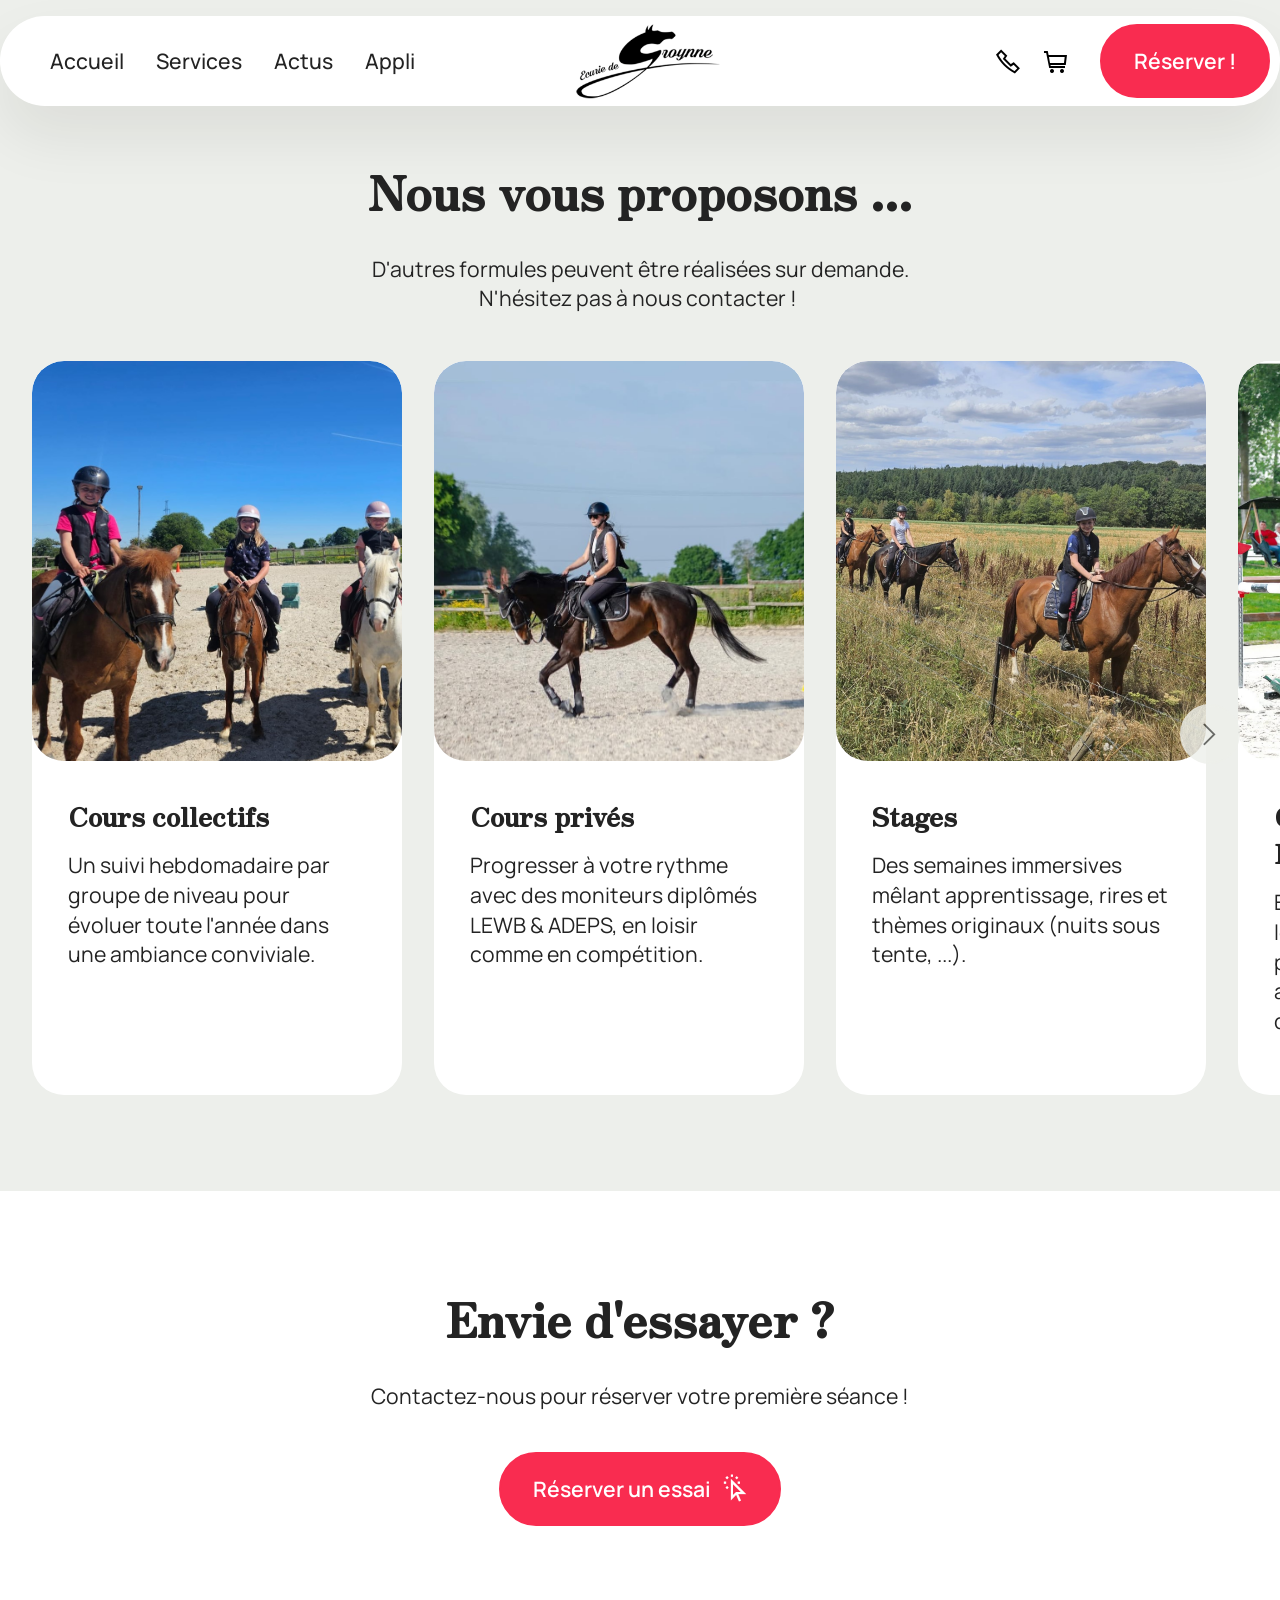
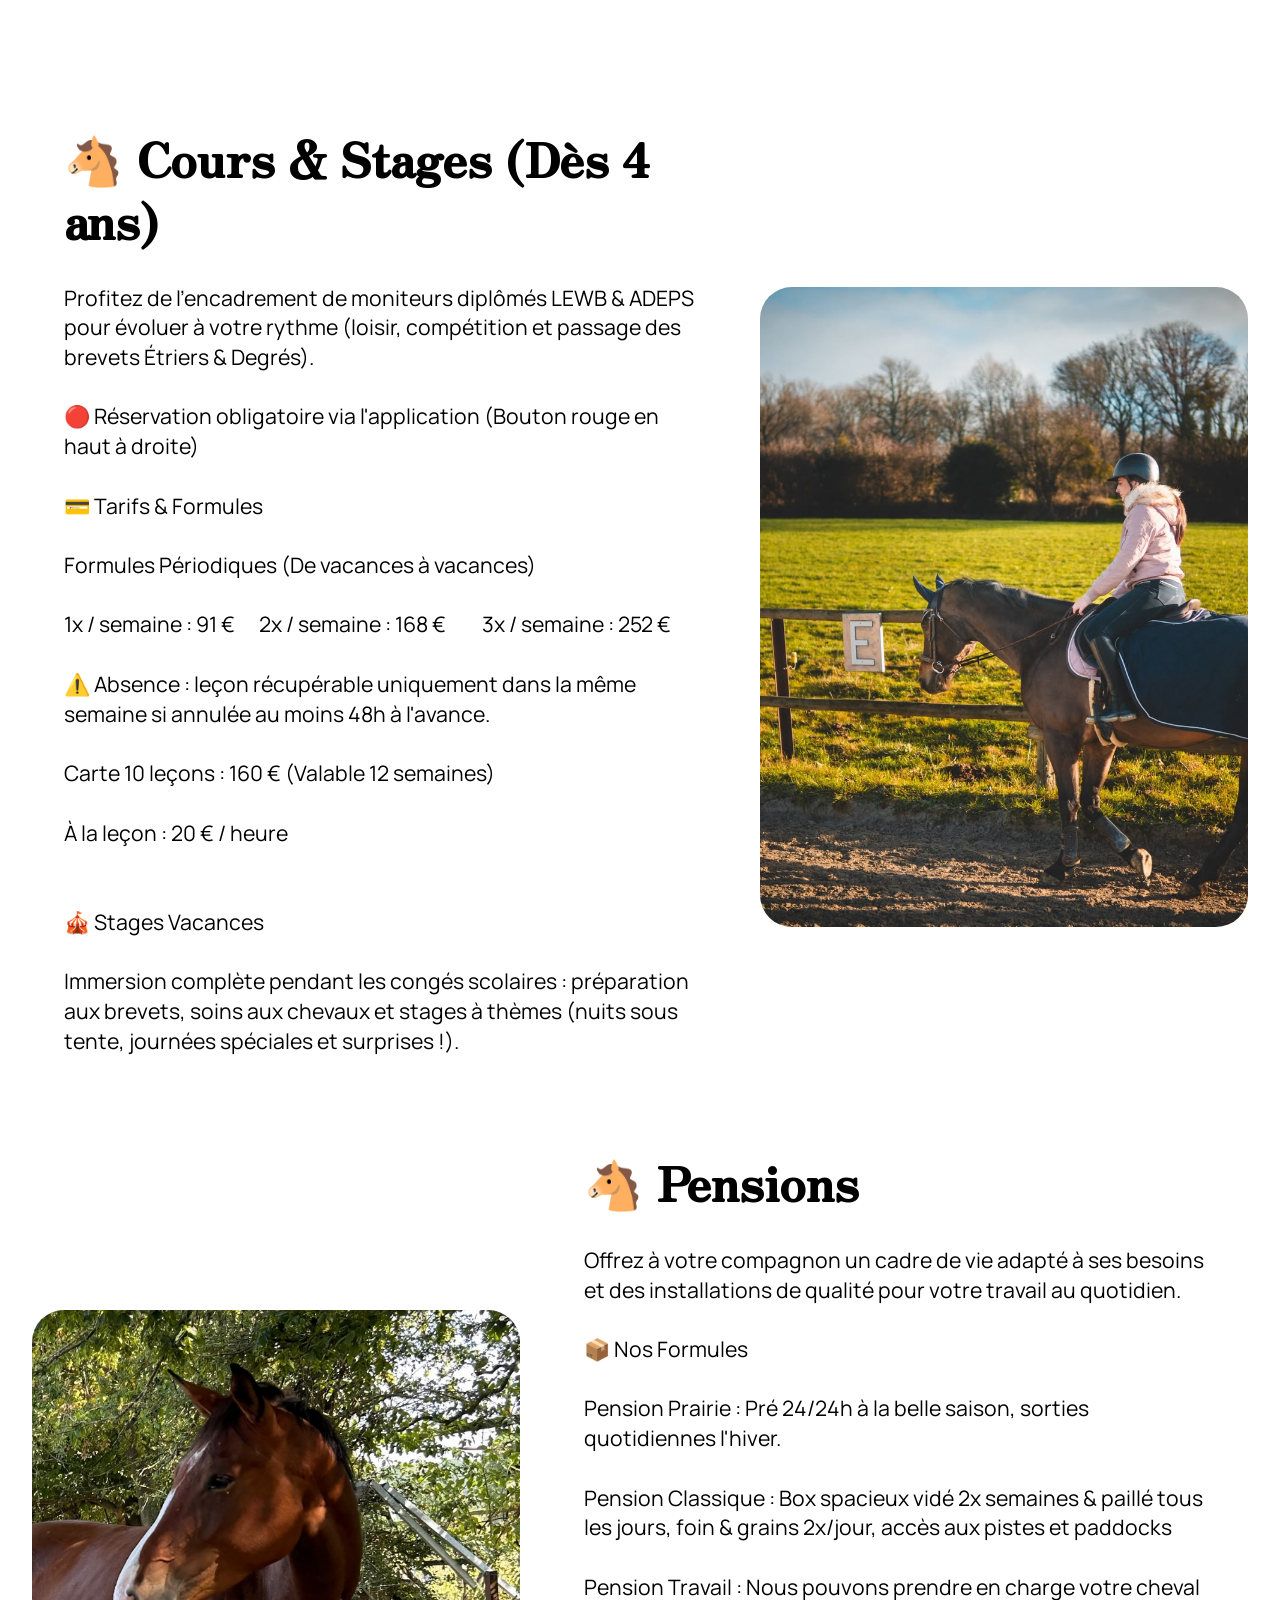
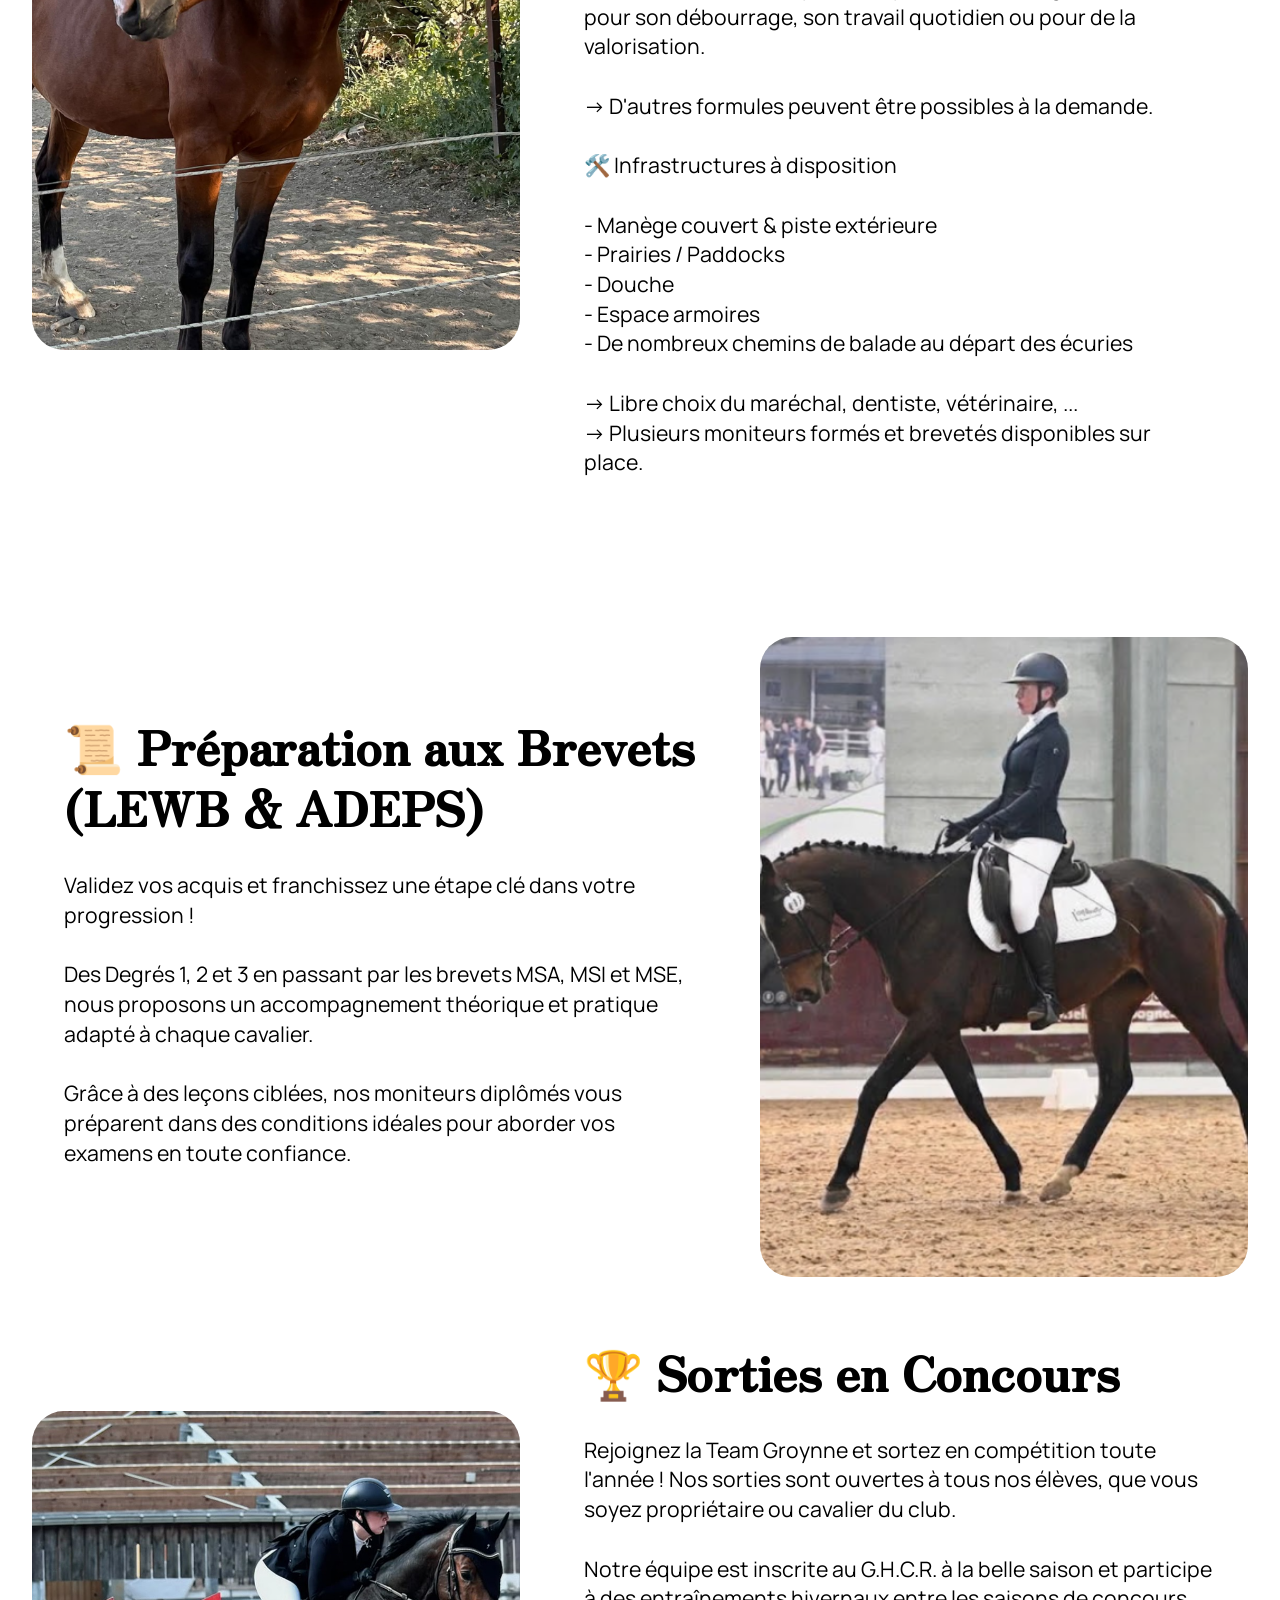
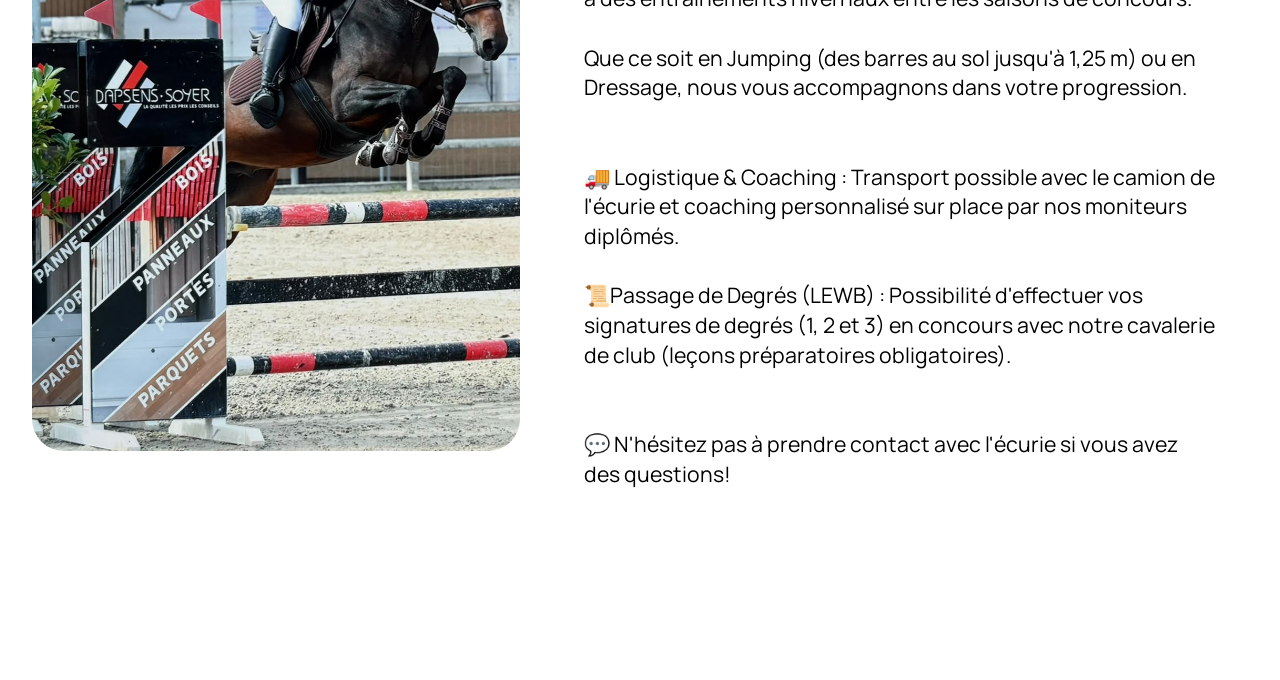
<file: ServicesEDG.html>
<!DOCTYPE html>
<html  >
<head>
  <!-- Site made with Mobirise Website Builder v6.2.0, https://mobirise.com -->
  <meta charset="UTF-8">
  <meta http-equiv="X-UA-Compatible" content="IE=edge">
  <meta name="generator" content="Mobirise v6.2.0, mobirise.com">
  <meta name="viewport" content="width=device-width, initial-scale=1, minimum-scale=1">
  <link rel="shortcut icon" href="assets/images/logo.png" type="image/x-icon">
  <meta name="description" content="Cours collectifs et privés, stages vacances, pensions, débourrage, anniversaires et préparation aux brevets à l'Écurie de Groynne.">
  
  
  <title>Nos services – Écurie de Groynne</title>
  <link rel="stylesheet" href="assets/web/assets/mobirise-icons2/mobirise2.css">
  <link rel="stylesheet" href="assets/bootstrap/css/bootstrap.min.css">
  <link rel="stylesheet" href="assets/animatecss/animate.css">
  <link rel="stylesheet" href="assets/dropdown/css/style.css">
  <link rel="stylesheet" href="assets/theme/css/style.css">
  <link rel="preload" href="https://fonts.googleapis.com/css?family=Zen+Antique:400&display=swap" as="style" onload="this.onload=null;this.rel='stylesheet'">
  <noscript><link rel="stylesheet" href="https://fonts.googleapis.com/css?family=Zen+Antique:400&display=swap"></noscript>
  <link rel="preload" href="https://fonts.googleapis.com/css?family=Manrope:200,300,400,500,600,700,800&display=swap" as="style" onload="this.onload=null;this.rel='stylesheet'">
  <noscript><link rel="stylesheet" href="https://fonts.googleapis.com/css?family=Manrope:200,300,400,500,600,700,800&display=swap"></noscript>
  <link rel="preload" as="style" href="assets/mobirise/css/mbr-additional.css?v=nskeIG"><link rel="stylesheet" href="assets/mobirise/css/mbr-additional.css?v=nskeIG" type="text/css">

  
  
  
</head>
<body>
  
  <section data-bs-version="5.1" class="menu menu4 cid-vzCP0dGgdF" once="menu" id="menu04-d">
	

	<nav class="navbar navbar-dropdown navbar-expand-lg">
		<div class="container">
			<div class="navbar-brand">
				<span class="navbar-logo">
					<a href="index.html">
						<img src="assets/images/logo.png" alt="https://reservation-ecurie-de-groynne.netlify.app/" style="height: 4.6rem;">
					</a>
				</span>
				
			</div>
			<button class="navbar-toggler" type="button" data-toggle="collapse" data-bs-toggle="collapse" data-target="#navbarSupportedContent" data-bs-target="#navbarSupportedContent" aria-controls="navbarNavAltMarkup" aria-expanded="false" aria-label="Toggle navigation">
				<div class="hamburger">
					<span></span>
					<span></span>
					<span></span>
					<span></span>
				</div>
			</button>
			<div class="collapse navbar-collapse" id="navbarSupportedContent">
				<ul class="navbar-nav nav-dropdown" data-app-modern-menu="true"><li class="nav-item"><a class="nav-link link text-black text-primary display-4" href="index.html">Accueil</a></li><li class="nav-item"><a class="nav-link link text-black text-primary display-4" href="ServicesEDG.html">Services</a></li><li class="nav-item"><a class="nav-link link text-black text-primary display-4" href="ActusEDG.html">Actus</a></li><li class="nav-item"><a class="nav-link link text-black text-primary display-4" href="AppliEDG.html">Appli</a></li></ul>
				<div class="icons-menu">
					<a class="iconfont-wrapper" href="index.html#contacts02-17">
						<span class="p-2 mbr-iconfont mobi-mbri-phone mobi-mbri"></span>
					</a>
					<a class="iconfont-wrapper" href="BoutiqueEDG.html">
						<span class="p-2 mbr-iconfont mobi-mbri-shopping-cart mobi-mbri"></span>
					</a>
					
					
				</div>
				<div class="navbar-buttons mbr-section-btn"><a class="btn btn-primary display-4" href="https://reservation-ecurie-de-groynne.netlify.app/">Réserver !</a></div>
			</div>
		</div>
	</nav>
</section>

<section data-bs-version="5.1" class="features017 mbr-embla cid-vzR3A6vl6y" id="features017-i">
	
	
	<div class="position-relative">
		<div class="container-fluid">
			<div class="row justify-content-center">
				<div class="col-12 content-head">
					<div class="mbr-section-head mb-5">
						<h4 class="mbr-section-title mbr-fonts-style align-center mb-0 display-2">
							<strong>Nous vous proposons ...</strong></h4>
						<h5 class="mbr-section-subtitle mbr-fonts-style align-center mb-0 mt-4 display-7">
							D'autres formules peuvent être réalisées sur demande. <br>N'hésitez pas à nous contacter !&nbsp;</h5>
					</div>
				</div>
			</div>
		</div>

		<div class="embla" data-skip-snaps="true" data-align="center" data-contain-scroll="trimSnaps" data-auto-play="true" data-auto-play-interval="5" data-draggable="true">
			<div class="embla__viewport container-fluid">
				<div class="embla__container">
					<div class="embla__slide slider-image item active" style="margin-left: 1rem; margin-right: 1rem;">
						<div class="slide-content">
							<div class="item-img">
								<div class="item-wrapper">
									<img src="assets/images/whatsapp-image-2026-11-02-at-15.48.59-4.jpeg" alt="Mobirise Website Builder" title="" data-slide-to="1" data-bs-slide-to="1">
								</div>
							</div>
							<div class="item-content">
								<h5 class="item-title mbr-fonts-style display-5">
									<strong>Cours collectifs</strong></h5>
								
								<p class="mbr-text mbr-fonts-style mt-3 display-7">
									Un suivi hebdomadaire par groupe de niveau pour évoluer toute l'année dans une ambiance conviviale.
								</p>
							</div>

							
						</div>
					</div>
					<div class="embla__slide slider-image item" style="margin-left: 1rem; margin-right: 1rem;">
						<div class="slide-content">
							<div class="item-img">
								<div class="item-wrapper">
									<img src="assets/images/whatsapp-image-2026-11-02-at-23.16.38.jpeg" alt="Mobirise Website Builder" title="" data-slide-to="2" data-bs-slide-to="2">
								</div>
							</div>
							<div class="item-content">
								<h5 class="item-title mbr-fonts-style display-5">
									<strong>Cours privés</strong></h5>
								
								<p class="mbr-text mbr-fonts-style mt-3 display-7">
									Progresser à votre rythme avec des moniteurs diplômés LEWB &amp; ADEPS, en loisir comme en compétition.
								</p>
							</div>
							
						</div>
					</div>
					<div class="embla__slide slider-image item" style="margin-left: 1rem; margin-right: 1rem;">
						<div class="slide-content">
							<div class="item-img">
								<div class="item-wrapper">
									<img src="assets/images/whatsapp-image-2026-10-31-at-12.05.15-1.jpeg" alt="Mobirise Website Builder" title="" data-slide-to="3" data-bs-slide-to="3">
								</div>
							</div>
							<div class="item-content">
								<h5 class="item-title mbr-fonts-style display-5">
									<strong>Stages</strong></h5>
								
								<p class="mbr-text mbr-fonts-style mt-3 display-7">
									Des semaines immersives mêlant apprentissage, rires et thèmes originaux (nuits sous tente, ...).
								</p>
							</div>
							
						</div>
					</div>
					
					
					
					<div class="embla__slide slider-image item" style="margin-left: 1rem; margin-right: 1rem;">
						<div class="slide-content">
							<div class="item-img">
								<div class="item-wrapper">
									<img src="assets/images/whatsapp-image-2026-11-02-at-16.00.39-2.jpeg" alt="Mobirise Website Builder" title="" data-slide-to="3" data-bs-slide-to="3">
								</div>
							</div>
							<div class="item-content">
								<h5 class="item-title mbr-fonts-style display-5"><strong>Concours &amp; Entraînements</strong></h5>
								
								<p class="mbr-text mbr-fonts-style mt-3 display-7">
									Entraînements ciblés, logistique et coaching personnalisé pour vous accompagner sur les terrains de concours.
								</p>
							</div>
							
						</div>
					</div><div class="embla__slide slider-image item" style="margin-left: 1rem; margin-right: 1rem;">
					<div class="slide-content">
						<div class="item-img">
							<div class="item-wrapper">
								<img src="assets/images/whatsapp-image-2026-11-02-at-15.58.55-2.jpeg" alt="Mobirise Website Builder" title="" data-slide-to="4" data-bs-slide-to="4">
							</div>
						</div>
						<div class="item-content">
							<h5 class="item-title mbr-fonts-style display-5">
								<strong>Préparation aux brevets LEWB et ADEPS</strong></h5>
							
							<p class="mbr-text mbr-fonts-style mt-3 display-7">
								Un accompagnement méthodique pour valider vos acquis théoriques et pratiques en toute sérénité.
							</p>
						</div>
						
					</div>
					</div><div class="embla__slide slider-image item" style="margin-left: 1rem; margin-right: 1rem;">
						<div class="slide-content">
							<div class="item-img">
								<div class="item-wrapper">
									<img src="assets/images/capture-dcran-2026-11-3.png" alt="Mobirise Website Builder" title="" data-slide-to="5" data-bs-slide-to="5">
								</div>
							</div>
							<div class="item-content">
								<h5 class="item-title mbr-fonts-style display-5">
									<strong>Anniversaire&nbsp;</strong></h5>
								
								<p class="mbr-text mbr-fonts-style mt-3 display-7">
									Une fête inoubliable à poney avec jeux équestres et espace goûter entre copains.
								</p>
							</div>
							
						</div>
					</div><div class="embla__slide slider-image item" style="margin-left: 1rem; margin-right: 1rem;">
						<div class="slide-content">
							<div class="item-img">
								<div class="item-wrapper">
									<img src="assets/images/20250627-182224.jpeg" alt="Mobirise Website Builder" title="" data-slide-to="6" data-bs-slide-to="6">
								</div>
							</div>
							<div class="item-content">
								<h5 class="item-title mbr-fonts-style display-5">
									<strong>Pensions&nbsp;</strong></h5>
								
								<p class="mbr-text mbr-fonts-style mt-3 display-7">
									Un cadre de vie adapté au bien-être de votre compagnon et des infrastructures de qualité pour votre travail.
								</p>
							</div>
							
						</div>
					</div>
					<div class="embla__slide slider-image item" style="margin-left: 1rem; margin-right: 1rem;">
						<div class="slide-content">
							<div class="item-img">
								<div class="item-wrapper">
									<img src="assets/images/fb-img-1701474134881.jpg" alt="Mobirise Website Builder" title="" data-slide-to="7" data-bs-slide-to="7">
								</div>
							</div>
							<div class="item-content">
								<h5 class="item-title mbr-fonts-style display-5"><strong>Débourrage &amp; Pension travail</strong></h5>
								
								<p class="mbr-text mbr-fonts-style mt-3 display-7">
									Un accompagnement sur mesure et respectueux pour l'apprentissage et la valorisation de votre cheval.
								</p>
							</div>
							
						</div>
					</div>
				</div>
			</div>
			<button class="embla__button embla__button--prev">
				<span class="mobi-mbri mobi-mbri-arrow-prev mbr-iconfont" aria-hidden="true"></span>
				<span class="sr-only visually-hidden visually-hidden visually-hidden">Previous</span>
			</button>
			<button class="embla__button embla__button--next">
				<span class="mobi-mbri mobi-mbri-arrow-next mbr-iconfont" aria-hidden="true"></span>
				<span class="sr-only visually-hidden visually-hidden visually-hidden">Next</span>
			</button>
		</div>
	</div>
</section>

<section data-bs-version="5.1" class="article11 cid-vzVo6DHNpb" id="article11-k">
    

    
    
    <div class="container">
        <div class="row justify-content-center">
            <div class="title col-md-12 col-lg-10">
                <h3 class="mbr-section-title mbr-fonts-style align-center mt-0 mb-0 display-2"><strong>Envie d'essayer ?</strong></h3>
                <h4 class="mbr-section-subtitle align-center mbr-fonts-style mt-4 display-7"><div>Contactez-nous pour réserver votre première séance !</div></h4>
                <div class="mbr-section-btn align-center mt-4"><a class="btn btn-primary display-4" href="https://reservation-ecurie-de-groynne.netlify.app/" target="_blank"><span class="mobi-mbri mobi-mbri-cursor-click mbr-iconfont mbr-iconfont-btn"></span>Réserver un essai</a></div>
            </div>
        </div>
    </div>
</section>

<section data-bs-version="5.1" class="features38 cid-vzVB2UhTYr" id="features038-r">
    

    
    

    <div class="container">
        <div class="row justify-content-center">
            <div class="col-12 col-md-12 col-lg">
                <div class="text-wrapper align-left">
                    <h1 class="mbr-section-title mbr-fonts-style mb-4 display-2"><strong>🐴 Cours &amp; Stages (Dès 4 ans)</strong></h1>
                    <p class="mbr-text align-left mbr-fonts-style mb-4 display-7">Profitez de l'encadrement de moniteurs diplômés LEWB &amp; ADEPS pour évoluer à votre rythme (loisir, compétition et passage des brevets Étriers &amp; Degrés).
<br>
<br>🔴 Réservation obligatoire via l'application (Bouton rouge en haut à droite)
<br>
<br>💳 Tarifs &amp; Formules
<br>
<br>Formules Périodiques (De vacances à vacances)
<br>
<br>1x / semaine : 91 €&nbsp; &nbsp; &nbsp; 2x / semaine : 168 €&nbsp; &nbsp; &nbsp; &nbsp; &nbsp;3x&nbsp;/ semaine : 252 €
<br>
<br>⚠️ Absence : leçon récupérable uniquement dans la même semaine si annulée au moins 48h à l'avance.
<br>
<br>Carte 10 leçons : 160 € (Valable 12 semaines)
<br>
<br>À la leçon : 20 € / heure
<br>
<br>
<br>🎪 Stages Vacances
<br>
<br>Immersion complète pendant les congés scolaires : préparation aux brevets, soins aux chevaux et stages à thèmes (nuits sous tente, journées spéciales et surprises !).&nbsp;<br></p>
                    
                </div>
            </div>
            <div class="col-12 col-md-12 col-lg-5 image-wrapper">
                <img class="w-100" src="assets/images/whatsapp-image-2026-11-03-at-16.19.06hn.jpeg" alt="Mobirise Website Builder">
            </div>
        </div>
        <div class="row row-reverse justify-content-center">

            <div class="col-12 col-md-12 col-lg">
                <div class="text-wrapper align-left">
                    <h1 class="mbr-section-title mbr-fonts-style mb-4 display-2"><strong>🐴 Pensions</strong></h1>
                    <p class="mbr-text align-left mbr-fonts-style mb-4 display-7">Offrez à votre compagnon un cadre de vie adapté à ses besoins et des installations de qualité pour votre travail au quotidien.
<br>
<br>📦 Nos Formules
<br>
<br>Pension Prairie : Pré 24/24h à la belle saison, sorties quotidiennes l'hiver. 
<br>
<br>Pension Classique : Box spacieux vidé 2x semaines &amp; paillé tous les jours, foin &amp; grains 2x/jour, accès aux pistes et paddocks
<br>
<br>Pension Travail : Nous pouvons prendre en charge votre cheval pour son débourrage, son travail quotidien ou pour de la valorisation. 
<br>
<br>                                                                                         -&gt; D'autres formules peuvent être possibles à la demande. 
<br>
<br>🛠️ Infrastructures à disposition
<br>
<br>- Manège couvert &amp; piste extérieure
<br>- Prairies / Paddocks
<br>- Douche
<br>- Espace armoires
<br>- De nombreux chemins de balade au départ des écuries
<br>
<br>                                                                                         -&gt; Libre choix du maréchal, dentiste, vétérinaire, ...
<br>                                                                                         -&gt; Plusieurs moniteurs formés et brevetés disponibles sur place.&nbsp;&nbsp;<br></p>
                    
                </div>
            </div>
            <div class="col-12 col-md-12 col-lg-5 image-wrapper">
                <img class="w-100" src="assets/images/whatsapp-image-2026-11-03-at-16.18.59-1.jpeg" alt="Mobirise Website Builder">
            </div>
        </div>
        
    </div>
</section>

<section data-bs-version="5.1" class="features38 cid-vzVDSv2LaU" id="features038-t">
    

    
    

    <div class="container">
        <div class="row justify-content-center">
            <div class="col-12 col-md-12 col-lg">
                <div class="text-wrapper align-left">
                    <h1 class="mbr-section-title mbr-fonts-style mb-4 display-2"><strong>📜 Préparation aux Brevets (LEWB &amp; ADEPS)</strong></h1>
                    <p class="mbr-text align-left mbr-fonts-style mb-4 display-7">Validez vos acquis et franchissez une étape clé dans votre progression ! <br><br>Des Degrés 1, 2 et 3 en passant par les brevets MSA, MSI et MSE, nous proposons un accompagnement théorique et pratique adapté à chaque cavalier. <br><br>Grâce à des leçons ciblées, nos moniteurs diplômés vous préparent dans des conditions idéales pour aborder vos examens en toute confiance.<br></p>
                    
                </div>
            </div>
            <div class="col-12 col-md-12 col-lg-5 image-wrapper">
                <img class="w-100" src="assets/images/capture-dcran-2026-11-4.png" alt="Mobirise Website Builder">
            </div>
        </div>
        <div class="row row-reverse justify-content-center">

            <div class="col-12 col-md-12 col-lg">
                <div class="text-wrapper align-left">
                    <h1 class="mbr-section-title mbr-fonts-style mb-4 display-2"><strong>🏆 Sorties en Concours</strong></h1>
                    <p class="mbr-text align-left mbr-fonts-style mb-4 display-7">Rejoignez la Team Groynne et sortez en compétition toute l'année ! Nos sorties sont ouvertes à tous nos élèves, que vous soyez propriétaire ou cavalier du club.
<br>
<br>Notre équipe est inscrite au G.H.C.R. à la belle saison et participe à des entraînements hivernaux entre les saisons de concours.
<br>
<br>Que ce soit en Jumping (des barres au sol jusqu'à 1,25 m) ou en Dressage, nous vous accompagnons dans votre progression.
<br>
<br>
<br>🚚 Logistique &amp; Coaching : Transport possible avec le camion de l'écurie et coaching personnalisé sur place par nos moniteurs diplômés.
<br>
<br>📜Passage de Degrés (LEWB) : Possibilité d'effectuer vos signatures de degrés (1, 2 et 3) en concours avec notre cavalerie de club (leçons préparatoires obligatoires).
<br>
<br>
<br>💬 N'hésitez pas à prendre contact avec l'écurie si vous avez des questions!</p>
                    
                </div>
            </div>
            <div class="col-12 col-md-12 col-lg-5 image-wrapper">
                <img class="w-100" src="assets/images/njnhjvghj-1.jpeg" alt="Mobirise Website Builder">
            </div>
        </div>
        
    </div>
</section><section class="display-7" style="padding: 0;align-items: center;justify-content: center;flex-wrap: wrap;    align-content: center;display: flex;position: relative;height: 4rem;"><a href="https://mobiri.se/" style="flex: 1 1;height: 4rem;position: absolute;width: 100%;z-index: 1;"><img alt="" style="height: 4rem;" src="[data-uri]"></a><p style="margin: 0;text-align: center;" class="display-7">&#8204;</p><a style="z-index:1" href="https://mobirise.com/builder/ai-website-generator.html">AI Website Generator</a></section><script src="assets/bootstrap/js/bootstrap.bundle.min.js"></script>  <script src="assets/smoothscroll/smooth-scroll.js"></script>  <script src="assets/ytplayer/index.js"></script>  <script src="assets/dropdown/js/navbar-dropdown.js"></script>  <script src="assets/embla/embla.min.js"></script>  <script src="assets/embla/script.js"></script>  <script src="assets/theme/js/script.js"></script>  
  
  
  <input name="animation" type="hidden">
  </body>
</html>
</file>
<file: assets/web/assets/mobirise-icons2/mobirise2.css>
@font-face {
  font-family: 'Moririse2';
  font-display: swap;
  src:  url('mobirise2.eot?f2bix4');
  src:  url('mobirise2.eot?f2bix4#iefix') format('embedded-opentype'),
    url('mobirise2.woff2?f2bix4') format('woff2'),
    url('mobirise2.woff?f2bix4') format('woff'),
    url('mobirise2.ttf?f2bix4') format('truetype'),
    url('mobirise2.svg?f2bix4#mobirise2') format('svg');
  font-weight: normal;
  font-style: normal;
}

[class^="mobi-"], [class*=" mobi-"] {
  /* use !important to prevent issues with browser extensions that change fonts */
  font-family: 'Moririse2' !important;
  speak: none;
  font-style: normal;
  font-weight: normal;
  font-variant: normal;
  text-transform: none;
  line-height: 1;

  /* Better Font Rendering =========== */
  -webkit-font-smoothing: antialiased;
  -moz-osx-font-smoothing: grayscale;
}

.mobi-mbri-add-submenu:before {
  content: "\e900";
}
.mobi-mbri-alert:before {
  content: "\e901";
}
.mobi-mbri-align-center:before {
  content: "\e902";
}
.mobi-mbri-align-justify:before {
  content: "\e903";
}
.mobi-mbri-align-left:before {
  content: "\e904";
}
.mobi-mbri-align-right:before {
  content: "\e905";
}
.mobi-mbri-android:before {
  content: "\e906";
}
.mobi-mbri-apple:before {
  content: "\e907";
}
.mobi-mbri-arrow-down:before {
  content: "\e908";
}
.mobi-mbri-arrow-next:before {
  content: "\e909";
}
.mobi-mbri-arrow-prev:before {
  content: "\e90a";
}
.mobi-mbri-arrow-up:before {
  content: "\e90b";
}
.mobi-mbri-bold:before {
  content: "\e90c";
}
.mobi-mbri-bookmark:before {
  content: "\e90d";
}
.mobi-mbri-bootstrap:before {
  content: "\e90e";
}
.mobi-mbri-briefcase:before {
  content: "\e90f";
}
.mobi-mbri-browse:before {
  content: "\e910";
}
.mobi-mbri-bulleted-list:before {
  content: "\e911";
}
.mobi-mbri-calendar:before {
  content: "\e912";
}
.mobi-mbri-camera:before {
  content: "\e913";
}
.mobi-mbri-cart-add:before {
  content: "\e914";
}
.mobi-mbri-cart-full:before {
  content: "\e915";
}
.mobi-mbri-cash:before {
  content: "\e916";
}
.mobi-mbri-change-style:before {
  content: "\e917";
}
.mobi-mbri-chat:before {
  content: "\e918";
}
.mobi-mbri-clock:before {
  content: "\e919";
}
.mobi-mbri-close:before {
  content: "\e91a";
}
.mobi-mbri-cloud:before {
  content: "\e91b";
}
.mobi-mbri-code:before {
  content: "\e91c";
}
.mobi-mbri-contact-form:before {
  content: "\e91d";
}
.mobi-mbri-credit-card:before {
  content: "\e91e";
}
.mobi-mbri-cursor-click:before {
  content: "\e91f";
}
.mobi-mbri-cust-feedback:before {
  content: "\e920";
}
.mobi-mbri-database:before {
  content: "\e921";
}
.mobi-mbri-delivery:before {
  content: "\e922";
}
.mobi-mbri-desktop:before {
  content: "\e923";
}
.mobi-mbri-devices:before {
  content: "\e924";
}
.mobi-mbri-down:before {
  content: "\e925";
}
.mobi-mbri-download-2:before {
  content: "\e926";
}
.mobi-mbri-download:before {
  content: "\e927";
}
.mobi-mbri-drag-n-drop-2:before {
  content: "\e928";
}
.mobi-mbri-drag-n-drop:before {
  content: "\e929";
}
.mobi-mbri-edit-2:before {
  content: "\e92a";
}
.mobi-mbri-edit:before {
  content: "\e92b";
}
.mobi-mbri-error:before {
  content: "\e92c";
}
.mobi-mbri-extension:before {
  content: "\e92d";
}
.mobi-mbri-features:before {
  content: "\e92e";
}
.mobi-mbri-file:before {
  content: "\e92f";
}
.mobi-mbri-flag:before {
  content: "\e930";
}
.mobi-mbri-folder:before {
  content: "\e931";
}
.mobi-mbri-gift:before {
  content: "\e932";
}
.mobi-mbri-github:before {
  content: "\e933";
}
.mobi-mbri-globe-2:before {
  content: "\e934";
}
.mobi-mbri-globe:before {
  content: "\e935";
}
.mobi-mbri-growing-chart:before {
  content: "\e936";
}
.mobi-mbri-hearth:before {
  content: "\e937";
}
.mobi-mbri-help:before {
  content: "\e938";
}
.mobi-mbri-home:before {
  content: "\e939";
}
.mobi-mbri-hot-cup:before {
  content: "\e93a";
}
.mobi-mbri-idea:before {
  content: "\e93b";
}
.mobi-mbri-image-gallery:before {
  content: "\e93c";
}
.mobi-mbri-image-slider:before {
  content: "\e93d";
}
.mobi-mbri-info:before {
  content: "\e93e";
}
.mobi-mbri-italic:before {
  content: "\e93f";
}
.mobi-mbri-key:before {
  content: "\e940";
}
.mobi-mbri-laptop:before {
  content: "\e941";
}
.mobi-mbri-layers:before {
  content: "\e942";
}
.mobi-mbri-left-right:before {
  content: "\e943";
}
.mobi-mbri-left:before {
  content: "\e944";
}
.mobi-mbri-letter:before {
  content: "\e945";
}
.mobi-mbri-like:before {
  content: "\e946";
}
.mobi-mbri-link:before {
  content: "\e947";
}
.mobi-mbri-lock:before {
  content: "\e948";
}
.mobi-mbri-login:before {
  content: "\e949";
}
.mobi-mbri-logout:before {
  content: "\e94a";
}
.mobi-mbri-magic-stick:before {
  content: "\e94b";
}
.mobi-mbri-map-pin:before {
  content: "\e94c";
}
.mobi-mbri-menu:before {
  content: "\e94d";
}
.mobi-mbri-mobile-2:before {
  content: "\e94e";
}
.mobi-mbri-mobile-horizontal:before {
  content: "\e94f";
}
.mobi-mbri-mobile:before {
  content: "\e950";
}
.mobi-mbri-mobirise:before {
  content: "\e951";
}
.mobi-mbri-more-horizontal:before {
  content: "\e952";
}
.mobi-mbri-more-vertical:before {
  content: "\e953";
}
.mobi-mbri-music:before {
  content: "\e954";
}
.mobi-mbri-new-file:before {
  content: "\e955";
}
.mobi-mbri-numbered-list:before {
  content: "\e956";
}
.mobi-mbri-opened-folder:before {
  content: "\e957";
}
.mobi-mbri-pages:before {
  content: "\e958";
}
.mobi-mbri-paper-plane:before {
  content: "\e959";
}
.mobi-mbri-paperclip:before {
  content: "\e95a";
}
.mobi-mbri-phone:before {
  content: "\e95b";
}
.mobi-mbri-photo:before {
  content: "\e95c";
}
.mobi-mbri-photos:before {
  content: "\e95d";
}
.mobi-mbri-pin:before {
  content: "\e95e";
}
.mobi-mbri-play:before {
  content: "\e95f";
}
.mobi-mbri-plus:before {
  content: "\e960";
}
.mobi-mbri-preview:before {
  content: "\e961";
}
.mobi-mbri-print:before {
  content: "\e962";
}
.mobi-mbri-protect:before {
  content: "\e963";
}
.mobi-mbri-question:before {
  content: "\e964";
}
.mobi-mbri-quote-left:before {
  content: "\e965";
}
.mobi-mbri-quote-right:before {
  content: "\e966";
}
.mobi-mbri-redo:before {
  content: "\e967";
}
.mobi-mbri-refresh:before {
  content: "\e968";
}
.mobi-mbri-responsive-2:before {
  content: "\e969";
}
.mobi-mbri-responsive:before {
  content: "\e96a";
}
.mobi-mbri-right:before {
  content: "\e96b";
}
.mobi-mbri-rocket:before {
  content: "\e96c";
}
.mobi-mbri-sad-face:before {
  content: "\e96d";
}
.mobi-mbri-sale:before {
  content: "\e96e";
}
.mobi-mbri-save:before {
  content: "\e96f";
}
.mobi-mbri-search:before {
  content: "\e970";
}
.mobi-mbri-setting-2:before {
  content: "\e971";
}
.mobi-mbri-setting-3:before {
  content: "\e972";
}
.mobi-mbri-setting:before {
  content: "\e973";
}
.mobi-mbri-share:before {
  content: "\e974";
}
.mobi-mbri-shopping-bag:before {
  content: "\e975";
}
.mobi-mbri-shopping-basket:before {
  content: "\e976";
}
.mobi-mbri-shopping-cart:before {
  content: "\e977";
}
.mobi-mbri-sites:before {
  content: "\e978";
}
.mobi-mbri-smile-face:before {
  content: "\e979";
}
.mobi-mbri-speed:before {
  content: "\e97a";
}
.mobi-mbri-star:before {
  content: "\e97b";
}
.mobi-mbri-success:before {
  content: "\e97c";
}
.mobi-mbri-sun:before {
  content: "\e97d";
}
.mobi-mbri-sun2:before {
  content: "\e97e";
}
.mobi-mbri-tablet-vertical:before {
  content: "\e97f";
}
.mobi-mbri-tablet:before {
  content: "\e980";
}
.mobi-mbri-target:before {
  content: "\e981";
}
.mobi-mbri-timer:before {
  content: "\e982";
}
.mobi-mbri-to-ftp:before {
  content: "\e983";
}
.mobi-mbri-to-local-drive:before {
  content: "\e984";
}
.mobi-mbri-touch-swipe:before {
  content: "\e985";
}
.mobi-mbri-touch:before {
  content: "\e986";
}
.mobi-mbri-trash:before {
  content: "\e987";
}
.mobi-mbri-underline:before {
  content: "\e988";
}
.mobi-mbri-undo:before {
  content: "\e989";
}
.mobi-mbri-unlink:before {
  content: "\e98a";
}
.mobi-mbri-unlock:before {
  content: "\e98b";
}
.mobi-mbri-up-down:before {
  content: "\e98c";
}
.mobi-mbri-up:before {
  content: "\e98d";
}
.mobi-mbri-update:before {
  content: "\e98e";
}
.mobi-mbri-upload-2:before {
  content: "\e98f";
}
.mobi-mbri-upload:before {
  content: "\e990";
}
.mobi-mbri-user-2:before {
  content: "\e991";
}
.mobi-mbri-user:before {
  content: "\e992";
}
.mobi-mbri-users:before {
  content: "\e993";
}
.mobi-mbri-video-play:before {
  content: "\e994";
}
.mobi-mbri-video:before {
  content: "\e995";
}
.mobi-mbri-watch:before {
  content: "\e996";
}
.mobi-mbri-website-theme-2:before {
  content: "\e997";
}
.mobi-mbri-website-theme:before {
  content: "\e998";
}
.mobi-mbri-wifi:before {
  content: "\e999";
}
.mobi-mbri-windows:before {
  content: "\e99a";
}
.mobi-mbri-zoom-in:before {
  content: "\e99b";
}
.mobi-mbri-zoom-out:before {
  content: "\e99c";
}
</file>
<file: assets/parallax/jarallax.css>
.jarallax {
    position: relative;
    z-index: 0;
}
.jarallax > .jarallax-img {
    position: absolute;
    object-fit: cover;
    /* support for plugin https://github.com/bfred-it/object-fit-images */
    font-family: 'object-fit: cover;';
    top: 0;
    left: 0;
    width: 100%;
    height: 100%;
    z-index: -1;
}
</file>
<file: assets/dropdown/css/style.css>
.navbar-dropdown {
  left: 0;
  padding: 0;
  position: absolute;
  right: 0;
  top: 0;
  transition: all 0.45s ease;
  z-index: 1030;
  background: #282828; }
  .navbar-dropdown .navbar-logo {
    margin-right: 0.8rem;
    transition: margin 0.3s ease-in-out;
    vertical-align: middle; }
    .navbar-dropdown .navbar-logo img {
      height: 3.125rem;
      transition: all 0.3s ease-in-out; }
    .navbar-dropdown .navbar-logo.mbr-iconfont {
      font-size: 3.125rem;
      line-height: 3.125rem; }
  .navbar-dropdown .navbar-caption {
    font-weight: 700;
    white-space: normal;
    vertical-align: -4px;
    line-height: 3.125rem !important; }
    .navbar-dropdown .navbar-caption, .navbar-dropdown .navbar-caption:hover {
      color: inherit;
      text-decoration: none; }
  .navbar-dropdown .mbr-iconfont + .navbar-caption {
    vertical-align: -1px; }
  .navbar-dropdown.navbar-fixed-top {
    position: fixed; }
  .navbar-dropdown .navbar-brand span {
    vertical-align: -4px; }
  .navbar-dropdown.bg-color.transparent {
    background: none; }
  .navbar-dropdown.navbar-short .navbar-brand {
    padding: 0.625rem 0; }
    .navbar-dropdown.navbar-short .navbar-brand span {
      vertical-align: -1px; }
  .navbar-dropdown.navbar-short .navbar-caption {
    line-height: 2.375rem !important;
    vertical-align: -2px; }
  .navbar-dropdown.navbar-short .navbar-logo {
    margin-right: 0.5rem; }
    .navbar-dropdown.navbar-short .navbar-logo img {
      height: 2.375rem; }
    .navbar-dropdown.navbar-short .navbar-logo.mbr-iconfont {
      font-size: 2.375rem;
      line-height: 2.375rem; }
  .navbar-dropdown.navbar-short .mbr-table-cell {
    height: 3.625rem; }
  .navbar-dropdown .navbar-close {
    left: 0.6875rem;
    position: fixed;
    top: 0.75rem;
    z-index: 1000; }
  .navbar-dropdown .hamburger-icon {
    content: "";
    display: inline-block;
    vertical-align: middle;
    width: 16px;
    -webkit-box-shadow: 0 -6px 0 1px #282828,0 0 0 1px #282828,0 6px 0 1px #282828;
    -moz-box-shadow: 0 -6px 0 1px #282828,0 0 0 1px #282828,0 6px 0 1px #282828;
    box-shadow: 0 -6px 0 1px #282828,0 0 0 1px #282828,0 6px 0 1px #282828; }

.dropdown-menu .dropdown-toggle[data-toggle="dropdown-submenu"]::after {
  border-bottom: 0.35em solid transparent;
  border-left: 0.35em solid;
  border-right: 0;
  border-top: 0.35em solid transparent;
  margin-left: 0.3rem; }

.dropdown-menu .dropdown-item:focus {
  outline: 0; }

.nav-dropdown {
  font-size: 0.75rem;
  font-weight: 500;
  height: auto !important; }
  .nav-dropdown .nav-btn {
    padding-left: 1rem; }
  .nav-dropdown .link {
    margin: .667em 1.667em;
    font-weight: 500;
    padding: 0;
    transition: color .2s ease-in-out; }
    .nav-dropdown .link.dropdown-toggle {
      margin-right: 2.583em; }
      .nav-dropdown .link.dropdown-toggle::after {
        margin-left: .25rem;
        border-top: 0.35em solid;
        border-right: 0.35em solid transparent;
        border-left: 0.35em solid transparent;
        border-bottom: 0; }
      .nav-dropdown .link.dropdown-toggle[aria-expanded="true"] {
        margin: 0;
        padding: 0.667em 3.263em  0.667em 1.667em; }
  .nav-dropdown .link::after,
  .nav-dropdown .dropdown-item::after {
    color: inherit; }
  .nav-dropdown .btn {
    font-size: 0.75rem;
    font-weight: 700;
    letter-spacing: 0;
    margin-bottom: 0;
    padding-left: 1.25rem;
    padding-right: 1.25rem; }
  .nav-dropdown .dropdown-menu {
    border-radius: 0;
    border: 0;
    left: 0;
    margin: 0;
    padding-bottom: 1.25rem;
    padding-top: 1.25rem;
    position: relative; }
  .nav-dropdown .dropdown-submenu {
    margin-left: 0.125rem;
    top: 0; }
  .nav-dropdown .dropdown-item {
    font-weight: 500;
    line-height: 2;
    padding: 0.3846em 4.615em 0.3846em 1.5385em;
    position: relative;
    transition: color .2s ease-in-out, background-color .2s ease-in-out; }
    .nav-dropdown .dropdown-item::after {
      margin-top: -0.3077em;
      position: absolute;
      right: 1.1538em;
      top: 50%; }
    .nav-dropdown .dropdown-item:focus, .nav-dropdown .dropdown-item:hover {
      background: none; }

@media (max-width: 767px) {
  .nav-dropdown.navbar-toggleable-sm {
    bottom: 0;
    display: none;
    left: 0;
    overflow-x: hidden;
    position: fixed;
    top: 0;
    transform: translateX(-100%);
    -ms-transform: translateX(-100%);
    -webkit-transform: translateX(-100%);
    width: 18.75rem;
    z-index: 999; } }
.nav-dropdown.navbar-toggleable-xl {
  bottom: 0;
  display: none;
  left: 0;
  overflow-x: hidden;
  position: fixed;
  top: 0;
  transform: translateX(-100%);
  -ms-transform: translateX(-100%);
  -webkit-transform: translateX(-100%);
  width: 18.75rem;
  z-index: 999; }

.nav-dropdown-sm {
  display: block !important;
  overflow-x: hidden;
  overflow: auto;
  padding-top: 3.875rem; }
  .nav-dropdown-sm::after {
    content: "";
    display: block;
    height: 3rem;
    width: 100%; }
  .nav-dropdown-sm.collapse.in ~ .navbar-close {
    display: block !important; }
  .nav-dropdown-sm.collapsing, .nav-dropdown-sm.collapse.in {
    transform: translateX(0);
    -ms-transform: translateX(0);
    -webkit-transform: translateX(0);
    transition: all 0.25s ease-out;
    -webkit-transition: all 0.25s ease-out;
    background: #282828; }
  .nav-dropdown-sm.collapsing[aria-expanded="false"] {
    transform: translateX(-100%);
    -ms-transform: translateX(-100%);
    -webkit-transform: translateX(-100%); }
  .nav-dropdown-sm .nav-item {
    display: block;
    margin-left: 0 !important;
    padding-left: 0; }
  .nav-dropdown-sm .link,
  .nav-dropdown-sm .dropdown-item {
    border-top: 1px dotted rgba(255, 255, 255, 0.1);
    font-size: 0.8125rem;
    line-height: 1.6;
    margin: 0 !important;
    padding: 0.875rem 2.4rem 0.875rem 1.5625rem !important;
    position: relative;
    white-space: normal; }
    .nav-dropdown-sm .link:focus, .nav-dropdown-sm .link:hover,
    .nav-dropdown-sm .dropdown-item:focus,
    .nav-dropdown-sm .dropdown-item:hover {
      background: rgba(0, 0, 0, 0.2) !important;
      color: #c0a375; }
  .nav-dropdown-sm .nav-btn {
    position: relative;
    padding: 1.5625rem 1.5625rem 0 1.5625rem; }
    .nav-dropdown-sm .nav-btn::before {
      border-top: 1px dotted rgba(255, 255, 255, 0.1);
      content: "";
      left: 0;
      position: absolute;
      top: 0;
      width: 100%; }
    .nav-dropdown-sm .nav-btn + .nav-btn {
      padding-top: 0.625rem; }
      .nav-dropdown-sm .nav-btn + .nav-btn::before {
        display: none; }
  .nav-dropdown-sm .btn {
    padding: 0.625rem 0; }
  .nav-dropdown-sm .dropdown-toggle[data-toggle="dropdown-submenu"]::after {
    margin-left: .25rem;
    border-top: 0.35em solid;
    border-right: 0.35em solid transparent;
    border-left: 0.35em solid transparent;
    border-bottom: 0; }
  .nav-dropdown-sm .dropdown-toggle[data-toggle="dropdown-submenu"][aria-expanded="true"]::after {
    border-top: 0;
    border-right: 0.35em solid transparent;
    border-left: 0.35em solid transparent;
    border-bottom: 0.35em solid; }
  .nav-dropdown-sm .dropdown-menu {
    margin: 0;
    padding: 0;
    position: relative;
    top: 0;
    left: 0;
    width: 100%;
    border: 0;
    float: none;
    border-radius: 0;
    background: none; }
  .nav-dropdown-sm .dropdown-submenu {
    left: 100%;
    margin-left: 0.125rem;
    margin-top: -1.25rem;
    top: 0; }

.navbar-toggleable-sm .nav-dropdown .dropdown-menu {
  position: absolute; }

.navbar-toggleable-sm .nav-dropdown .dropdown-submenu {
  left: 100%;
  margin-left: 0.125rem;
  margin-top: -1.25rem;
  top: 0; }

.navbar-toggleable-sm.opened .nav-dropdown .dropdown-menu {
  position: relative; }

.navbar-toggleable-sm.opened .nav-dropdown .dropdown-submenu {
  left: 0;
  margin-left: 00rem;
  margin-top: 0rem;
  top: 0; }

.is-builder .nav-dropdown.collapsing {
  transition: none !important; }
</file>
<file: assets/theme/css/style.css>
@charset "UTF-8";
section {
  background-color: #ffffff;
}

body {
  font-style: normal;
  line-height: 1.5;
  font-weight: 400;
  color: #232323;
  position: relative;
}

button {
  background-color: transparent;
  border-color: transparent;
}

.embla__button,
.carousel-control {
  background-color: #edefea !important;
  opacity: 0.8 !important;
  color: #464845 !important;
  border-color: #edefea !important;
}

.carousel .close,
.modalWindow .close {
  background-color: #edefea !important;
  color: #464845 !important;
  border-color: #edefea !important;
  opacity: 0.8 !important;
}

.carousel .close:hover,
.modalWindow .close:hover {
  opacity: 1 !important;
}

.carousel-indicators li {
  background-color: #edefea !important;
  border: 2px solid #464845 !important;
}

.carousel-indicators li:hover,
.carousel-indicators li:active {
  opacity: 0.8 !important;
}

.embla__button:hover,
.carousel-control:hover {
  background-color: #edefea !important;
  opacity: 1 !important;
}

.modalWindow-video-container {
  height: 80%;
}

section,
.container,
.container-fluid {
  position: relative;
  word-wrap: break-word;
}

a.mbr-iconfont:hover {
  text-decoration: none;
}

.article .lead p,
.article .lead ul,
.article .lead ol,
.article .lead pre,
.article .lead blockquote {
  margin-bottom: 0;
}

a {
  font-style: normal;
  font-weight: 400;
  cursor: pointer;
}
a, a:hover {
  text-decoration: none;
}

.mbr-section-title {
  font-style: normal;
  line-height: 1.3;
}

.mbr-section-subtitle {
  line-height: 1.3;
}

.mbr-text {
  font-style: normal;
  line-height: 1.7;
}

h1,
h2,
h3,
h4,
h5,
h6,
.display-1,
.display-2,
.display-4,
.display-5,
.display-7,
span,
p,
a {
  line-height: 1;
  word-break: break-word;
  word-wrap: break-word;
  font-weight: 400;
}

b,
strong {
  font-weight: bold;
}

input:-webkit-autofill, input:-webkit-autofill:hover, input:-webkit-autofill:focus, input:-webkit-autofill:active {
  transition-delay: 9999s;
  -webkit-transition-property: background-color, color;
  transition-property: background-color, color;
}

textarea[type=hidden] {
  display: none;
}

section {
  background-position: 50% 50%;
  background-repeat: no-repeat;
  background-size: cover;
}
section .mbr-background-video,
section .mbr-background-video-preview {
  position: absolute;
  bottom: 0;
  left: 0;
  right: 0;
  top: 0;
}

.hidden {
  visibility: hidden;
}

.mbr-z-index20 {
  z-index: 20;
}

/*! Base colors */
.mbr-white {
  color: #ffffff;
}

.mbr-black {
  color: #111111;
}

.mbr-bg-white {
  background-color: #ffffff;
}

.mbr-bg-black {
  background-color: #000000;
}

/*! Text-aligns */
.align-left {
  text-align: left;
}

.align-center {
  text-align: center;
}

.align-right {
  text-align: right;
}

/*! Font-weight  */
.mbr-light {
  font-weight: 300;
}

.mbr-regular {
  font-weight: 400;
}

.mbr-semibold {
  font-weight: 500;
}

.mbr-bold {
  font-weight: 700;
}

/*! Media  */
.media-content {
  flex-basis: 100%;
}

.media-container-row {
  display: flex;
  flex-direction: row;
  flex-wrap: wrap;
  justify-content: center;
  align-content: center;
  align-items: start;
}
.media-container-row .media-size-item {
  width: 400px;
}

.media-container-column {
  display: flex;
  flex-direction: column;
  flex-wrap: wrap;
  justify-content: center;
  align-content: center;
  align-items: stretch;
}
.media-container-column > * {
  width: 100%;
}

@media (min-width: 992px) {
  .media-container-row {
    flex-wrap: nowrap;
  }
}
figure {
  margin-bottom: 0;
  overflow: hidden;
}

figure[mbr-media-size] {
  transition: width 0.1s;
}

img,
iframe {
  display: block;
  width: 100%;
}

.card {
  background-color: transparent;
  border: none;
}

.card-box {
  width: 100%;
}

.card-img {
  text-align: center;
  flex-shrink: 0;
  -webkit-flex-shrink: 0;
}

.media {
  max-width: 100%;
  margin: 0 auto;
}

.mbr-figure {
  align-self: center;
}

.media-container > div {
  max-width: 100%;
}

.mbr-figure img,
.card-img img {
  width: 100%;
}

@media (max-width: 991px) {
  .media-size-item {
    width: auto !important;
  }
  .media {
    width: auto;
  }
  .mbr-figure {
    width: 100% !important;
  }
}
/*! Buttons */
.mbr-section-btn {
  margin-left: -0.6rem;
  margin-right: -0.6rem;
  font-size: 0;
}

.btn {
  font-weight: 600;
  border-width: 1px;
  font-style: normal;
  margin: 0.6rem 0.6rem;
  white-space: normal;
  transition: all 0.2s ease-in-out;
  display: inline-flex;
  align-items: center;
  justify-content: center;
  word-break: break-word;
}

.btn-sm {
  font-weight: 600;
  letter-spacing: 0px;
  transition: all 0.3s ease-in-out;
}

.btn-md {
  font-weight: 600;
  letter-spacing: 0px;
  transition: all 0.3s ease-in-out;
}

.btn-lg {
  font-weight: 600;
  letter-spacing: 0px;
  transition: all 0.3s ease-in-out;
}

.btn-form {
  margin: 0;
}
.btn-form:hover {
  cursor: pointer;
}

nav .mbr-section-btn {
  margin-left: 0rem;
  margin-right: 0rem;
}

/*! Btn icon margin */
.btn .mbr-iconfont,
.btn.btn-sm .mbr-iconfont {
  order: 1;
  cursor: pointer;
  margin-left: 0.5rem;
  vertical-align: sub;
}

.btn.btn-md .mbr-iconfont,
.btn.btn-md .mbr-iconfont {
  margin-left: 0.8rem;
}

.mbr-regular {
  font-weight: 400;
}

.mbr-semibold {
  font-weight: 500;
}

.mbr-bold {
  font-weight: 700;
}

[type=submit] {
  -webkit-appearance: none;
}

/*! Full-screen */
.mbr-fullscreen .mbr-overlay {
  min-height: 100vh;
}

.mbr-fullscreen {
  display: flex;
  display: -moz-flex;
  display: -ms-flex;
  display: -o-flex;
  align-items: center;
  min-height: 100vh;
  padding-top: 3rem;
  padding-bottom: 3rem;
}

/*! Map */
.map {
  height: 25rem;
  position: relative;
}
.map iframe {
  width: 100%;
  height: 100%;
}

/*! Scroll to top arrow */
.mbr-arrow-up {
  bottom: 25px;
  right: 90px;
  position: fixed;
  text-align: right;
  z-index: 5000;
  color: #ffffff;
  font-size: 22px;
}

.mbr-arrow-up a {
  background: rgba(0, 0, 0, 0.2);
  border-radius: 50%;
  color: #fff;
  display: inline-block;
  height: 60px;
  width: 60px;
  border: 2px solid #fff;
  outline-style: none !important;
  position: relative;
  text-decoration: none;
  transition: all 0.3s ease-in-out;
  cursor: pointer;
  text-align: center;
}
.mbr-arrow-up a:hover {
  background-color: rgba(0, 0, 0, 0.4);
}
.mbr-arrow-up a i {
  line-height: 60px;
}

.mbr-arrow-up-icon {
  display: block;
  color: #fff;
}

.mbr-arrow-up-icon::before {
  content: "›";
  display: inline-block;
  font-family: serif;
  font-size: 22px;
  line-height: 1;
  font-style: normal;
  position: relative;
  top: 6px;
  left: -4px;
  transform: rotate(-90deg);
}

/*! Arrow Down */
.mbr-arrow {
  position: absolute;
  bottom: 45px;
  left: 50%;
  width: 60px;
  height: 60px;
  cursor: pointer;
  background-color: rgba(80, 80, 80, 0.5);
  border-radius: 50%;
  transform: translateX(-50%);
}
@media (max-width: 767px) {
  .mbr-arrow {
    display: none;
  }
}
.mbr-arrow > a {
  display: inline-block;
  text-decoration: none;
  outline-style: none;
  animation: arrowdown 1.7s ease-in-out infinite;
  color: #ffffff;
}
.mbr-arrow > a > i {
  position: absolute;
  top: -2px;
  left: 15px;
  font-size: 2rem;
}

#scrollToTop a i::before {
  content: "";
  position: absolute;
  display: block;
  border-bottom: 2.5px solid #fff;
  border-left: 2.5px solid #fff;
  width: 27.8%;
  height: 27.8%;
  left: 50%;
  top: 51%;
  transform: translateY(-30%) translateX(-50%) rotate(135deg);
}

@keyframes arrowdown {
  0% {
    transform: translateY(0px);
  }
  50% {
    transform: translateY(-5px);
  }
  100% {
    transform: translateY(0px);
  }
}
@media (max-width: 500px) {
  .mbr-arrow-up {
    left: 0;
    right: 0;
    text-align: center;
  }
}
/*Gradients animation*/
@keyframes gradient-animation {
  from {
    background-position: 0% 100%;
    animation-timing-function: ease-in-out;
  }
  to {
    background-position: 100% 0%;
    animation-timing-function: ease-in-out;
  }
}
.bg-gradient {
  background-size: 200% 200%;
  animation: gradient-animation 5s infinite alternate;
  -webkit-animation: gradient-animation 5s infinite alternate;
}

.menu .navbar-brand {
  display: -webkit-flex;
}
.menu .navbar-brand span {
  display: flex;
  display: -webkit-flex;
}
.menu .navbar-brand .navbar-caption-wrap {
  display: -webkit-flex;
}
.menu .navbar-brand .navbar-logo img {
  display: -webkit-flex;
  width: auto;
}
@media (min-width: 768px) and (max-width: 991px) {
  .menu .navbar-toggleable-sm .navbar-nav {
    display: -ms-flexbox;
  }
}
@media (max-width: 991px) {
  .menu .navbar-collapse {
    max-height: 93.5vh;
  }
  .menu .navbar-collapse.show {
    overflow: auto;
  }
}
@media (min-width: 992px) {
  .menu .navbar-nav.nav-dropdown {
    display: -webkit-flex;
  }
  .menu .navbar-toggleable-sm .navbar-collapse {
    display: -webkit-flex !important;
  }
  .menu .collapsed .navbar-collapse {
    max-height: 93.5vh;
  }
  .menu .collapsed .navbar-collapse.show {
    overflow: auto;
  }
}
@media (max-width: 767px) {
  .menu .navbar-collapse {
    max-height: 80vh;
  }
}

.nav-link .mbr-iconfont {
  margin-right: 0.5rem;
}

.navbar {
  display: -webkit-flex;
  -webkit-flex-wrap: wrap;
  -webkit-align-items: center;
  -webkit-justify-content: space-between;
}

.navbar-collapse {
  -webkit-flex-basis: 100%;
  -webkit-flex-grow: 1;
  -webkit-align-items: center;
}

.nav-dropdown .link {
  padding: 0.667em 1.667em !important;
  margin: 0 !important;
}

.nav {
  display: -webkit-flex;
  -webkit-flex-wrap: wrap;
}

.row {
  display: -webkit-flex;
  -webkit-flex-wrap: wrap;
}

.justify-content-center {
  -webkit-justify-content: center;
}

.form-inline {
  display: -webkit-flex;
}

.card-wrapper {
  -webkit-flex: 1;
}

.carousel-control {
  z-index: 10;
  display: -webkit-flex;
}

.carousel-controls {
  display: -webkit-flex;
}

.media {
  display: -webkit-flex;
}

.form-group:focus {
  outline: none;
}

.jq-selectbox__select {
  padding: 7px 0;
  position: relative;
}

.jq-selectbox__dropdown {
  overflow: hidden;
  border-radius: 10px;
  position: absolute;
  top: 100%;
  left: 0 !important;
  width: 100% !important;
}

.jq-selectbox__trigger-arrow {
  right: 0;
  transform: translateY(-50%);
}

.jq-selectbox li {
  padding: 1.07em 0.5em;
}

input[type=range] {
  padding-left: 0 !important;
  padding-right: 0 !important;
}

.modal-dialog,
.modal-content {
  height: 100%;
}

.modal-dialog .carousel-inner {
  height: calc(100vh - 1.75rem);
}
@media (max-width: 575px) {
  .modal-dialog .carousel-inner {
    height: calc(100vh - 1rem);
  }
}

.carousel-item {
  text-align: center;
}

.carousel-item img {
  margin: auto;
}

.navbar-toggler {
  align-self: flex-start;
  padding: 0.25rem 0.75rem;
  font-size: 1.25rem;
  line-height: 1;
  background: transparent;
  border: 1px solid transparent;
  border-radius: 0.25rem;
}

.navbar-toggler:focus,
.navbar-toggler:hover {
  text-decoration: none;
  box-shadow: none;
}

.navbar-toggler-icon {
  display: inline-block;
  width: 1.5em;
  height: 1.5em;
  vertical-align: middle;
  content: "";
  background: no-repeat center center;
  background-size: 100% 100%;
}

.navbar-toggler-left {
  position: absolute;
  left: 1rem;
}

.navbar-toggler-right {
  position: absolute;
  right: 1rem;
}

.card-img {
  width: auto;
}

.menu .navbar.collapsed:not(.beta-menu) {
  flex-direction: column;
}

.carousel-item.active,
.carousel-item-next,
.carousel-item-prev {
  display: flex;
}

.note-air-layout .dropup .dropdown-menu,
.note-air-layout .navbar-fixed-bottom .dropdown .dropdown-menu {
  bottom: initial !important;
}

html,
body {
  height: auto;
  min-height: 100vh;
}

.dropup .dropdown-toggle::after {
  display: none;
}

.form-asterisk {
  font-family: initial;
  position: absolute;
  top: -2px;
  font-weight: normal;
}

.form-control-label {
  position: relative;
  cursor: pointer;
  margin-bottom: 0.357em;
  padding: 0;
}

.alert {
  color: #ffffff;
  border-radius: 0;
  border: 0;
  font-size: 1.1rem;
  line-height: 1.5;
  margin-bottom: 1.875rem;
  padding: 1.25rem;
  position: relative;
  text-align: center;
}
.alert.alert-form::after {
  background-color: inherit;
  bottom: -7px;
  content: "";
  display: block;
  height: 14px;
  left: 50%;
  margin-left: -7px;
  position: absolute;
  transform: rotate(45deg);
  width: 14px;
}

.form-control {
  background-color: #ffffff;
  background-clip: border-box;
  color: #232323;
  line-height: 1rem !important;
  height: auto;
  padding: 1.2rem 2rem;
  transition: border-color 0.25s ease 0s;
  border: 1px solid transparent !important;
  border-radius: 4px;
  box-shadow: rgba(0, 0, 0, 0.07) 0px 1px 1px 0px, rgba(0, 0, 0, 0.07) 0px 1px 3px 0px, rgba(0, 0, 0, 0.03) 0px 0px 0px 1px;
}
.form-active .form-control:invalid {
  border-color: red;
}

.row > * {
  padding-right: 1rem;
  padding-left: 1rem;
}

form .row {
  margin-left: -0.6rem;
  margin-right: -0.6rem;
}
form .row [class*=col] {
  padding-left: 0.6rem;
  padding-right: 0.6rem;
}

form .mbr-section-btn {
  padding-left: 0.6rem;
  padding-right: 0.6rem;
}

form .form-check-input {
  margin-top: 0.5;
}

textarea.form-control {
  line-height: 1.5rem !important;
}

.form-group {
  margin-bottom: 1.2rem;
}

.form-control,
form .btn {
  min-height: 48px;
}

.gdpr-block label span.textGDPR input[name=gdpr] {
  top: 7px;
}

.form-control:focus {
  box-shadow: none;
}

:focus {
  outline: none;
}

.mbr-overlay {
  background-color: #000;
  bottom: 0;
  left: 0;
  opacity: 0.5;
  position: absolute;
  right: 0;
  top: 0;
  z-index: 0;
  pointer-events: none;
}

blockquote {
  font-style: italic;
  padding: 3rem;
  font-size: 1.09rem;
  position: relative;
  border-left: 3px solid;
}

ul,
ol,
pre,
blockquote {
  margin-bottom: 2.3125rem;
}

.mt-4 {
  margin-top: 2rem !important;
}

.mb-4 {
  margin-bottom: 2rem !important;
}

.container,
.container-fluid {
  padding-left: 16px;
  padding-right: 16px;
}

.row {
  margin-left: -16px;
  margin-right: -16px;
}
.row > [class*=col] {
  padding-left: 16px;
  padding-right: 16px;
}

@media (min-width: 992px) {
  .container-fluid {
    padding-left: 32px;
    padding-right: 32px;
  }
}
@media (max-width: 991px) {
  .mbr-container {
    padding-left: 16px;
    padding-right: 16px;
  }
}
.app-video-wrapper > img {
  opacity: 1;
}

.app-video-wrapper {
  background: transparent;
}

.item {
  position: relative;
}

.dropdown-menu .dropdown-menu {
  left: 100%;
}

.dropdown-item + .dropdown-menu {
  display: none;
}

.dropdown-item + .dropdown-menu.show {
  display: block;
}

@media (hover: hover) and (pointer: fine) {
  .dropdown-item:hover + .dropdown-menu,
  .dropdown-menu:hover {
    display: block;
  }
}

@media (min-aspect-ratio: 16/9) {
  .mbr-video-foreground {
    height: 300% !important;
    top: -100% !important;
  }
}
@media (max-aspect-ratio: 16/9) {
  .mbr-video-foreground {
    width: 300% !important;
    left: -100% !important;
  }
}.engine {
	position: absolute;
	text-indent: -2400px;
	text-align: center;
	padding: 0;
	top: 0;
	left: -2400px;
}
</file>
<file: assets/mobirise/css/mbr-additional.css>
.btn {
  border-width: 2px;
}
img,
.card-wrap,
.card-wrapper,
.video-wrapper,
.mbr-figure iframe,
.google-map iframe,
.slide-content,
.plan,
.card,
.item-wrapper,
.item-wrapper .mbr-overlay {
  border-radius: 2rem !important;
}
.video-wrapper {
  overflow: hidden;
}
body {
  font-family: Inter Tight;
}
.display-1 {
  font-family: 'Zen Antique', serif;
  font-size: 4.2rem;
  line-height: 1;
}
.display-1 > .mbr-iconfont {
  font-size: 5.25rem;
}
.display-2 {
  font-family: 'Zen Antique', serif;
  font-size: 3.4rem;
  line-height: 1;
}
.display-2 > .mbr-iconfont {
  font-size: 4.25rem;
}
.display-4 {
  font-family: 'Manrope', sans-serif;
  font-size: 1.4rem;
  line-height: 1.5;
}
.display-4 > .mbr-iconfont {
  font-size: 1.75rem;
}
.display-5 {
  font-family: 'Zen Antique', serif;
  font-size: 1.8rem;
  line-height: 1.5;
}
.display-5 > .mbr-iconfont {
  font-size: 2.25rem;
}
.display-7 {
  font-family: 'Manrope', sans-serif;
  font-size: 1.4rem;
  line-height: 1.3;
}
.display-7 > .mbr-iconfont {
  font-size: 1.75rem;
}
/* ---- Fluid typography for mobile devices ---- */
/* 1.4 - font scale ratio ( bootstrap == 1.42857 ) */
/* 100vw - current viewport width */
/* (48 - 20)  48 == 48rem == 768px, 20 == 20rem == 320px(minimal supported viewport) */
/* 0.65 - min scale variable, may vary */
@media (max-width: 992px) {
  .display-1 {
    font-size: 3.36rem;
  }
}
@media (max-width: 768px) {
  .display-1 {
    font-size: 2.94rem;
    font-size: calc( 2.12rem + (4.2 - 2.12) * ((100vw - 20rem) / (48 - 20)));
    line-height: calc( 1.1 * (2.12rem + (4.2 - 2.12) * ((100vw - 20rem) / (48 - 20))));
  }
  .display-2 {
    font-size: 2.72rem;
    font-size: calc( 1.8399999999999999rem + (3.4 - 1.8399999999999999) * ((100vw - 20rem) / (48 - 20)));
    line-height: calc( 1.3 * (1.8399999999999999rem + (3.4 - 1.8399999999999999) * ((100vw - 20rem) / (48 - 20))));
  }
  .display-4 {
    font-size: 1.12rem;
    font-size: calc( 1.14rem + (1.4 - 1.14) * ((100vw - 20rem) / (48 - 20)));
    line-height: calc( 1.4 * (1.14rem + (1.4 - 1.14) * ((100vw - 20rem) / (48 - 20))));
  }
  .display-5 {
    font-size: 1.44rem;
    font-size: calc( 1.28rem + (1.8 - 1.28) * ((100vw - 20rem) / (48 - 20)));
    line-height: calc( 1.4 * (1.28rem + (1.8 - 1.28) * ((100vw - 20rem) / (48 - 20))));
  }
  .display-7 {
    font-size: 1.12rem;
    font-size: calc( 1.14rem + (1.4 - 1.14) * ((100vw - 20rem) / (48 - 20)));
    line-height: calc( 1.4 * (1.14rem + (1.4 - 1.14) * ((100vw - 20rem) / (48 - 20))));
  }
}
@media (min-width: 992px) and (max-width: 1400px) {
  .display-1 {
    font-size: 2.94rem;
    font-size: calc( 2.12rem + (4.2 - 2.12) * ((100vw - 62rem) / (87 - 62)));
    line-height: calc( 1.1 * (2.12rem + (4.2 - 2.12) * ((100vw - 62rem) / (87 - 62))));
  }
  .display-2 {
    font-size: 2.72rem;
    font-size: calc( 1.8399999999999999rem + (3.4 - 1.8399999999999999) * ((100vw - 62rem) / (87 - 62)));
    line-height: calc( 1.3 * (1.8399999999999999rem + (3.4 - 1.8399999999999999) * ((100vw - 62rem) / (87 - 62))));
  }
  .display-4 {
    font-size: 1.12rem;
    font-size: calc( 1.14rem + (1.4 - 1.14) * ((100vw - 62rem) / (87 - 62)));
    line-height: calc( 1.4 * (1.14rem + (1.4 - 1.14) * ((100vw - 62rem) / (87 - 62))));
  }
  .display-5 {
    font-size: 1.44rem;
    font-size: calc( 1.28rem + (1.8 - 1.28) * ((100vw - 62rem) / (87 - 62)));
    line-height: calc( 1.4 * (1.28rem + (1.8 - 1.28) * ((100vw - 62rem) / (87 - 62))));
  }
  .display-7 {
    font-size: 1.12rem;
    font-size: calc( 1.14rem + (1.4 - 1.14) * ((100vw - 62rem) / (87 - 62)));
    line-height: calc( 1.4 * (1.14rem + (1.4 - 1.14) * ((100vw - 62rem) / (87 - 62))));
  }
}
/* Buttons */
.btn {
  padding: 1.25rem 2rem;
  border-radius: 4px;
}
@media (max-width: 767px) {
  .btn {
    padding: 0.75rem 1.5rem;
  }
}
.btn-sm {
  padding: 0.6rem 1.2rem;
  border-radius: 4px;
}
.btn-md {
  padding: 0.6rem 1.2rem;
  border-radius: 4px;
}
.btn-lg {
  padding: 1.25rem 2rem;
  border-radius: 4px;
}
.bg-primary {
  background-color: #f92c50 !important;
}
.bg-success {
  background-color: #320707 !important;
}
.bg-info {
  background-color: #163300 !important;
}
.bg-warning {
  background-color: #edefeb !important;
}
.bg-danger {
  background-color: #ffffff !important;
}
.btn-primary,
.btn-primary:active {
  background-color: #f92c50 !important;
  border-color: #f92c50 !important;
  color: #ffffff !important;
  box-shadow: none;
}
.btn-primary:hover,
.btn-primary:focus,
.btn-primary.focus,
.btn-primary.active {
  color: inherit;
  background-color: #fa5e79 !important;
  border-color: #fa5e79 !important;
  box-shadow: none;
}
.btn-primary.disabled,
.btn-primary:disabled {
  color: #ffffff !important;
  background-color: #fa5e79 !important;
  border-color: #fa5e79 !important;
}
.btn-secondary,
.btn-secondary:active {
  background-color: #0c2c68 !important;
  border-color: #0c2c68 !important;
  color: #ffffff !important;
  box-shadow: none;
}
.btn-secondary:hover,
.btn-secondary:focus,
.btn-secondary.focus,
.btn-secondary.active {
  color: inherit;
  background-color: #113f96 !important;
  border-color: #113f96 !important;
  box-shadow: none;
}
.btn-secondary.disabled,
.btn-secondary:disabled {
  color: #ffffff !important;
  background-color: #113f96 !important;
  border-color: #113f96 !important;
}
.btn-info,
.btn-info:active {
  background-color: #163300 !important;
  border-color: #163300 !important;
  color: #ffffff !important;
  box-shadow: none;
}
.btn-info:hover,
.btn-info:focus,
.btn-info.focus,
.btn-info.active {
  color: inherit;
  background-color: #2c6600 !important;
  border-color: #2c6600 !important;
  box-shadow: none;
}
.btn-info.disabled,
.btn-info:disabled {
  color: #ffffff !important;
  background-color: #2c6600 !important;
  border-color: #2c6600 !important;
}
.btn-success,
.btn-success:active {
  background-color: #320707 !important;
  border-color: #320707 !important;
  color: #ffffff !important;
  box-shadow: none;
}
.btn-success:hover,
.btn-success:focus,
.btn-success.focus,
.btn-success.active {
  color: inherit;
  background-color: #5f0d0d !important;
  border-color: #5f0d0d !important;
  box-shadow: none;
}
.btn-success.disabled,
.btn-success:disabled {
  color: #ffffff !important;
  background-color: #5f0d0d !important;
  border-color: #5f0d0d !important;
}
.btn-warning,
.btn-warning:active {
  background-color: #edefeb !important;
  border-color: #edefeb !important;
  color: #6e7a61 !important;
  box-shadow: none;
}
.btn-warning:hover,
.btn-warning:focus,
.btn-warning.focus,
.btn-warning.active {
  color: inherit;
  background-color: #ffffff !important;
  border-color: #ffffff !important;
  box-shadow: none;
}
.btn-warning.disabled,
.btn-warning:disabled {
  color: #6e7a61 !important;
  background-color: #ffffff !important;
  border-color: #ffffff !important;
}
.btn-danger,
.btn-danger:active {
  background-color: #ffffff !important;
  border-color: #ffffff !important;
  color: #808080 !important;
  box-shadow: none;
}
.btn-danger:hover,
.btn-danger:focus,
.btn-danger.focus,
.btn-danger.active {
  color: inherit;
  background-color: #ffffff !important;
  border-color: #ffffff !important;
  box-shadow: none;
}
.btn-danger.disabled,
.btn-danger:disabled {
  color: #808080 !important;
  background-color: #ffffff !important;
  border-color: #ffffff !important;
}
.btn-white,
.btn-white:active {
  background-color: #eff0ec !important;
  border-color: #eff0ec !important;
  color: #757b62 !important;
  box-shadow: none;
}
.btn-white:hover,
.btn-white:focus,
.btn-white.focus,
.btn-white.active {
  color: inherit;
  background-color: #ffffff !important;
  border-color: #ffffff !important;
  box-shadow: none;
}
.btn-white.disabled,
.btn-white:disabled {
  color: #757b62 !important;
  background-color: #ffffff !important;
  border-color: #ffffff !important;
}
.btn-black,
.btn-black:active {
  background-color: #232323 !important;
  border-color: #232323 !important;
  color: #ffffff !important;
  box-shadow: none;
}
.btn-black:hover,
.btn-black:focus,
.btn-black.focus,
.btn-black.active {
  color: inherit;
  background-color: #3d3d3d !important;
  border-color: #3d3d3d !important;
  box-shadow: none;
}
.btn-black.disabled,
.btn-black:disabled {
  color: #ffffff !important;
  background-color: #3d3d3d !important;
  border-color: #3d3d3d !important;
}
.btn-primary-outline,
.btn-primary-outline:active {
  background-color: transparent !important;
  border-color: #f92c50;
  color: #f92c50;
}
.btn-primary-outline:hover,
.btn-primary-outline:focus,
.btn-primary-outline.focus,
.btn-primary-outline.active {
  color: #c90628 !important;
  background-color: transparent !important;
  border-color: #c90628 !important;
  box-shadow: none !important;
}
.btn-primary-outline.disabled,
.btn-primary-outline:disabled {
  color: #ffffff !important;
  background-color: #f92c50 !important;
  border-color: #f92c50 !important;
}
.btn-secondary-outline,
.btn-secondary-outline:active {
  background-color: transparent !important;
  border-color: #0c2c68;
  color: #0c2c68;
}
.btn-secondary-outline:hover,
.btn-secondary-outline:focus,
.btn-secondary-outline.focus,
.btn-secondary-outline.active {
  color: #030b1a !important;
  background-color: transparent !important;
  border-color: #030b1a !important;
  box-shadow: none !important;
}
.btn-secondary-outline.disabled,
.btn-secondary-outline:disabled {
  color: #ffffff !important;
  background-color: #0c2c68 !important;
  border-color: #0c2c68 !important;
}
.btn-info-outline,
.btn-info-outline:active {
  background-color: transparent !important;
  border-color: #163300;
  color: #163300;
}
.btn-info-outline:hover,
.btn-info-outline:focus,
.btn-info-outline.focus,
.btn-info-outline.active {
  color: #000000 !important;
  background-color: transparent !important;
  border-color: #000000 !important;
  box-shadow: none !important;
}
.btn-info-outline.disabled,
.btn-info-outline:disabled {
  color: #ffffff !important;
  background-color: #163300 !important;
  border-color: #163300 !important;
}
.btn-success-outline,
.btn-success-outline:active {
  background-color: transparent !important;
  border-color: #320707;
  color: #320707;
}
.btn-success-outline:hover,
.btn-success-outline:focus,
.btn-success-outline.focus,
.btn-success-outline.active {
  color: #000000 !important;
  background-color: transparent !important;
  border-color: #000000 !important;
  box-shadow: none !important;
}
.btn-success-outline.disabled,
.btn-success-outline:disabled {
  color: #ffffff !important;
  background-color: #320707 !important;
  border-color: #320707 !important;
}
.btn-warning-outline,
.btn-warning-outline:active {
  background-color: transparent !important;
  border-color: #edefeb;
  color: #edefeb;
}
.btn-warning-outline:hover,
.btn-warning-outline:focus,
.btn-warning-outline.focus,
.btn-warning-outline.active {
  color: #c2c8bb !important;
  background-color: transparent !important;
  border-color: #c2c8bb !important;
  box-shadow: none !important;
}
.btn-warning-outline.disabled,
.btn-warning-outline:disabled {
  color: #6e7a61 !important;
  background-color: #edefeb !important;
  border-color: #edefeb !important;
}
.btn-danger-outline,
.btn-danger-outline:active {
  background-color: transparent !important;
  border-color: #ffffff;
  color: #ffffff;
}
.btn-danger-outline:hover,
.btn-danger-outline:focus,
.btn-danger-outline.focus,
.btn-danger-outline.active {
  color: #d4d4d4 !important;
  background-color: transparent !important;
  border-color: #d4d4d4 !important;
  box-shadow: none !important;
}
.btn-danger-outline.disabled,
.btn-danger-outline:disabled {
  color: #808080 !important;
  background-color: #ffffff !important;
  border-color: #ffffff !important;
}
.btn-black-outline,
.btn-black-outline:active {
  background-color: transparent !important;
  border-color: #232323;
  color: #232323;
}
.btn-black-outline:hover,
.btn-black-outline:focus,
.btn-black-outline.focus,
.btn-black-outline.active {
  color: #000000 !important;
  background-color: transparent !important;
  border-color: #000000 !important;
  box-shadow: none !important;
}
.btn-black-outline.disabled,
.btn-black-outline:disabled {
  color: #ffffff !important;
  background-color: #232323 !important;
  border-color: #232323 !important;
}
.btn-white-outline,
.btn-white-outline:active {
  background-color: transparent !important;
  border-color: #fafafa;
  color: #fafafa;
}
.btn-white-outline:hover,
.btn-white-outline:focus,
.btn-white-outline.focus,
.btn-white-outline.active {
  color: #cfcfcf !important;
  background-color: transparent !important;
  border-color: #cfcfcf !important;
  box-shadow: none !important;
}
.btn-white-outline.disabled,
.btn-white-outline:disabled {
  color: #7a7a7a !important;
  background-color: #fafafa !important;
  border-color: #fafafa !important;
}
.text-primary {
  color: #f92c50 !important;
}
.text-secondary {
  color: #0c2c68 !important;
}
.text-success {
  color: #320707 !important;
}
.text-info {
  color: #163300 !important;
}
.text-warning {
  color: #edefeb !important;
}
.text-danger {
  color: #ffffff !important;
}
.text-white {
  color: #fafafa !important;
}
.text-black {
  color: #232323 !important;
}
a.text-primary:hover,
a.text-primary:focus,
a.text-primary.active {
  color: #ba0525 !important;
}
a.text-secondary:hover,
a.text-secondary:focus,
a.text-secondary.active {
  color: #01050d !important;
}
a.text-success:hover,
a.text-success:focus,
a.text-success.active {
  color: #000000 !important;
}
a.text-info:hover,
a.text-info:focus,
a.text-info.active {
  color: #000000 !important;
}
a.text-warning:hover,
a.text-warning:focus,
a.text-warning.active {
  color: #bac2b2 !important;
}
a.text-danger:hover,
a.text-danger:focus,
a.text-danger.active {
  color: #cccccc !important;
}
a.text-white:hover,
a.text-white:focus,
a.text-white.active {
  color: #c7c7c7 !important;
}
a.text-black:hover,
a.text-black:focus,
a.text-black.active {
  color: #000000 !important;
}
a[class*="text-"]:not(.nav-link):not(.dropdown-item):not([role]):not(.navbar-caption) {
  transition: 0.2s;
  position: relative;
  background-image: linear-gradient(currentColor 50%, currentColor 50%);
  background-size: 10000px 2px;
  background-repeat: no-repeat;
  background-position: 0 1.2em;
}
.nav-tabs .nav-link.active {
  color: #f92c50;
}
.nav-tabs .nav-link:not(.active) {
  color: #232323;
}
.alert-success {
  background-color: #70c770;
}
.alert-info {
  background-color: #163300;
}
.alert-warning {
  background-color: #edefeb;
}
.alert-danger {
  background-color: #ffffff;
}
.mbr-section-btn .btn:not(.btn-form) {
  border-radius: 100px;
}
.mbr-gallery-filter li a {
  border-radius: 100px !important;
}
.mbr-gallery-filter li.active .btn {
  background-color: #f92c50;
  border-color: #f92c50;
  color: #ffffff;
}
.mbr-gallery-filter li.active .btn:focus {
  box-shadow: none;
}
.nav-tabs .nav-link {
  border-radius: 100px !important;
}
a,
a:hover {
  color: #f92c50;
}
.mbr-plan-header.bg-primary .mbr-plan-subtitle,
.mbr-plan-header.bg-primary .mbr-plan-price-desc {
  color: #fff2f5;
}
.mbr-plan-header.bg-success .mbr-plan-subtitle,
.mbr-plan-header.bg-success .mbr-plan-price-desc {
  color: #f3abab;
}
.mbr-plan-header.bg-info .mbr-plan-subtitle,
.mbr-plan-header.bg-info .mbr-plan-price-desc {
  color: #7cff1a;
}
.mbr-plan-header.bg-warning .mbr-plan-subtitle,
.mbr-plan-header.bg-warning .mbr-plan-price-desc {
  color: #ffffff;
}
.mbr-plan-header.bg-danger .mbr-plan-subtitle,
.mbr-plan-header.bg-danger .mbr-plan-price-desc {
  color: #ffffff;
}
/* Scroll to top button*/
.scrollToTop_wraper {
  display: none;
}
.form-control {
  font-family: 'Manrope', sans-serif;
  font-size: 1.4rem;
  line-height: 1.3;
  font-weight: 400;
  border-radius: 40px !important;
}
.form-control > .mbr-iconfont {
  font-size: 1.75rem;
}
.form-control:hover,
.form-control:focus {
  box-shadow: rgba(0, 0, 0, 0.07) 0px 1px 1px 0px, rgba(0, 0, 0, 0.07) 0px 1px 3px 0px, rgba(0, 0, 0, 0.03) 0px 0px 0px 1px;
  border-color: #f92c50 !important;
}
.form-control:-webkit-input-placeholder {
  font-family: 'Manrope', sans-serif;
  font-size: 1.4rem;
  line-height: 1.3;
  font-weight: 400;
}
.form-control:-webkit-input-placeholder > .mbr-iconfont {
  font-size: 1.75rem;
}
blockquote {
  border-color: #f92c50;
}
/* Forms */
.mbr-form .input-group-btn .btn {
  border-radius: 100px !important;
}
.mbr-form .input-group-btn .btn:hover {
  box-shadow: 0 10px 40px 0 rgba(0, 0, 0, 0.2);
}
.mbr-form .input-group-btn button[type="submit"] {
  border-radius: 100px !important;
  padding: 1rem 3rem;
}
.mbr-form .input-group-btn button[type="submit"]:hover {
  box-shadow: 0 10px 40px 0 rgba(0, 0, 0, 0.2);
}
.jq-selectbox li:hover,
.jq-selectbox li.selected {
  background-color: #f92c50;
  color: #ffffff;
}
.jq-number__spin {
  transition: 0.25s ease;
}
.jq-number__spin:hover {
  border-color: #f92c50;
}
.jq-selectbox .jq-selectbox__trigger-arrow,
.jq-number__spin.minus:after,
.jq-number__spin.plus:after {
  transition: 0.4s;
  border-top-color: #232323;
  border-bottom-color: #232323;
}
.jq-selectbox:hover .jq-selectbox__trigger-arrow,
.jq-number__spin.minus:hover:after,
.jq-number__spin.plus:hover:after {
  border-top-color: #f92c50;
  border-bottom-color: #f92c50;
}
.xdsoft_datetimepicker .xdsoft_calendar td.xdsoft_default,
.xdsoft_datetimepicker .xdsoft_calendar td.xdsoft_current,
.xdsoft_datetimepicker .xdsoft_timepicker .xdsoft_time_box > div > div.xdsoft_current {
  color: #ffffff !important;
  background-color: #f92c50 !important;
  box-shadow: none !important;
}
.xdsoft_datetimepicker .xdsoft_calendar td:hover,
.xdsoft_datetimepicker .xdsoft_timepicker .xdsoft_time_box > div > div:hover {
  color: #ffffff !important;
  background: #0c2c68 !important;
  box-shadow: none !important;
}
.lazy-bg {
  background-image: none !important;
}
.lazy-placeholder:not(section),
.lazy-none {
  display: block;
  position: relative;
  padding-bottom: 56.25%;
  width: 100%;
  height: auto;
}
iframe.lazy-placeholder,
.lazy-placeholder:after {
  content: '';
  position: absolute;
  width: 200px;
  height: 200px;
  background: transparent no-repeat center;
  background-size: contain;
  top: 50%;
  left: 50%;
  transform: translateX(-50%) translateY(-50%);
  background-image: url("data:image/svg+xml;charset=UTF-8,%3csvg width='32' height='32' viewBox='0 0 64 64' xmlns='http://www.w3.org/2000/svg' stroke='%23f92c50' %3e%3cg fill='none' fill-rule='evenodd'%3e%3cg transform='translate(16 16)' stroke-width='2'%3e%3ccircle stroke-opacity='.5' cx='16' cy='16' r='16'/%3e%3cpath d='M32 16c0-9.94-8.06-16-16-16'%3e%3canimateTransform attributeName='transform' type='rotate' from='0 16 16' to='360 16 16' dur='1s' repeatCount='indefinite'/%3e%3c/path%3e%3c/g%3e%3c/g%3e%3c/svg%3e");
}
section.lazy-placeholder:after {
  opacity: 0.5;
}
body {
  overflow-x: hidden;
}
a {
  transition: color 0.6s;
}
@media (max-width: 1400px) {
  .container {
    max-width: 100%;
  }
}
@media (max-width: 1400px) and (min-width: 768px) {
  .container {
    padding-left: 32px;
    padding-right: 32px;
  }
}
@media (max-width: 1400px) and (min-width: 768px) {
  .container-fluid {
    padding-left: 32px;
    padding-right: 32px;
  }
}
@media (max-width: 767px) {
  .container-fluid {
    padding-left: 16px;
    padding-right: 16px;
  }
}
*:focus-visible {
  outline: red solid 2px !important;
  outline-offset: 2px !important;
  transition: outline 0.2s ease-in-out;
}
.cid-vzCP0dGgdF {
  z-index: 1000;
  width: 100%;
}
.cid-vzCP0dGgdF .dropdown-item:before {
  font-family: Moririse2 !important;
  content: "\e966";
  display: inline-block;
  width: 0;
  position: absolute;
  left: 1rem;
  top: 0.5rem;
  margin-right: 0.5rem;
  line-height: 1;
  font-size: inherit;
  vertical-align: middle;
  text-align: center;
  overflow: hidden;
  transform: scale(0, 1);
  transition: all 0.25s ease-in-out;
}
@media (max-width: 767px) {
  .cid-vzCP0dGgdF .navbar-toggler {
    transform: scale(0.8);
  }
}
.cid-vzCP0dGgdF .navbar-nav {
  margin: auto;
  margin-left: 0;
}
@media (min-width: 992px) {
  .cid-vzCP0dGgdF .navbar-nav {
    max-width: 45%;
  }
}
.cid-vzCP0dGgdF .navbar-nav .nav-item {
  padding: 0 !important;
  transition: .3s all !important;
}
.cid-vzCP0dGgdF .navbar-nav .nav-item .nav-link {
  padding: 16px !important;
  margin: 0 !important;
  border-radius: 1rem !important;
  transition: .3s all !important;
}
.cid-vzCP0dGgdF .navbar-nav .nav-item .nav-link:hover {
  background-color: rgba(27, 31, 10, 0.06);
}
.cid-vzCP0dGgdF .navbar-nav .open .nav-link::after {
  transform: rotate(180deg);
}
@media (min-width: 992px) {
  .cid-vzCP0dGgdF .navbar-nav .open .nav-link::before {
    content: "";
    width: 100%;
    height: 20px;
    top: 100%;
    background: transparent;
    position: absolute;
  }
}
.cid-vzCP0dGgdF .navbar-nav .dropdown-item {
  padding: 12px !important;
  border-radius: 0.5rem !important;
  margin: 0 8px !important;
  transition: .3s all !important;
}
.cid-vzCP0dGgdF .navbar-nav .dropdown-item:hover {
  background-color: rgba(27, 31, 10, 0.06);
}
@media (min-width: 992px) {
  .cid-vzCP0dGgdF .navbar-nav {
    padding-left: 1.5rem;
  }
}
.cid-vzCP0dGgdF .navbar-logo {
  padding-left: 1rem;
  margin: 0 !important;
}
@media (min-width: 992px) {
  .cid-vzCP0dGgdF .navbar-logo {
    position: absolute;
    left: 50%;
    top: 50%;
    transform: translate(-50%, -50%);
  }
}
@media (max-width: 767px) {
  .cid-vzCP0dGgdF .navbar-logo {
    padding-left: 1rem;
  }
}
.cid-vzCP0dGgdF .navbar-brand {
  flex-shrink: 0;
  align-items: center;
  margin-right: 0;
  padding: 10px 0;
  transition: all 0.3s;
  word-break: break-word;
  z-index: 1;
}
.cid-vzCP0dGgdF .navbar-brand img {
  max-width: 100%;
  max-height: 100%;
  border-radius: 0px !important;
}
.cid-vzCP0dGgdF .navbar-brand .navbar-caption {
  line-height: inherit !important;
}
.cid-vzCP0dGgdF .navbar-brand .navbar-logo a {
  outline: none;
}
.cid-vzCP0dGgdF .nav-link {
  width: fit-content;
  position: relative;
}
.cid-vzCP0dGgdF .navbar-caption {
  padding-left: 2rem;
  padding-right: .5rem;
}
@media (max-width: 767px) {
  .cid-vzCP0dGgdF .navbar-caption {
    padding-left: 1rem;
  }
}
@media (max-width: 767px) {
  .cid-vzCP0dGgdF .nav-dropdown {
    padding-bottom: 0.5rem;
  }
}
.cid-vzCP0dGgdF .nav-dropdown .link.dropdown-toggle::after {
  margin-left: 0.5rem;
  margin-top: 0.2rem;
  transition: .3s all;
}
.cid-vzCP0dGgdF .container {
  display: flex;
  height: 90px;
  position: relative;
  padding: 0.5rem 0.6rem;
  flex-wrap: nowrap;
  left: 0;
  right: 0;
  -webkit-box-pack: justify;
  -ms-flex-pack: justify;
  justify-content: flex-end;
  -webkit-box-align: center;
  -webkit-align-items: center;
  -ms-flex-align: center;
  align-items: center;
  border-radius: 100vw;
  margin-top: 1rem;
  background-color: #ffffff;
  box-shadow: 0 30px 60px 0 rgba(27, 31, 10, 0.08);
}
@media (max-width: 992px) {
  .cid-vzCP0dGgdF .container {
    padding-right: 2rem;
  }
}
@media (max-width: 767px) {
  .cid-vzCP0dGgdF .container {
    width: 95%;
    height: 56px !important;
    padding-right: 1rem;
    margin-top: 0rem;
  }
}
.cid-vzCP0dGgdF .iconfont-wrapper {
  color: #000000 !important;
  font-size: 1.5rem;
  padding-right: 0.5rem;
}
.cid-vzCP0dGgdF .dropdown-menu {
  flex-wrap: wrap;
  flex-direction: column;
  max-width: 100%;
  padding: 12px 4px !important;
  border-radius: 1.5rem;
  transition: .3s all !important;
  min-width: auto;
  background: #ffffff;
}
.cid-vzCP0dGgdF .nav-item:focus,
.cid-vzCP0dGgdF .nav-link:focus {
  outline: none;
}
.cid-vzCP0dGgdF .dropdown .dropdown-menu .dropdown-item {
  width: auto;
  transition: all 0.25s ease-in-out;
}
.cid-vzCP0dGgdF .dropdown .dropdown-menu .dropdown-item::after {
  right: 0.5rem;
}
.cid-vzCP0dGgdF .dropdown .dropdown-menu .dropdown-item .mbr-iconfont {
  margin-right: 0.5rem;
  vertical-align: sub;
}
.cid-vzCP0dGgdF .dropdown .dropdown-menu .dropdown-item .mbr-iconfont:before {
  display: inline-block;
  transform: scale(1, 1);
  transition: all 0.25s ease-in-out;
}
.cid-vzCP0dGgdF .collapsed .dropdown-menu .dropdown-item:before {
  display: none;
}
.cid-vzCP0dGgdF .collapsed .dropdown .dropdown-menu .dropdown-item {
  padding: 0.235em 1.5em 0.235em 1.5em !important;
  transition: none;
  margin: 0 !important;
}
.cid-vzCP0dGgdF .navbar {
  min-height: 90px;
  transition: all 0.3s;
  border-bottom: 1px solid transparent;
  background: transparent !important;
  padding: 0 !important;
  border: none !important;
  box-shadow: none !important;
  border-radius: 0 !important;
}
.cid-vzCP0dGgdF .navbar.opened {
  transition: all 0.3s;
}
.cid-vzCP0dGgdF .navbar .dropdown-item {
  padding: 0.5rem 1.8rem;
}
.cid-vzCP0dGgdF .navbar .navbar-logo img {
  width: auto;
}
.cid-vzCP0dGgdF .navbar .navbar-collapse {
  justify-content: flex-end;
}
.cid-vzCP0dGgdF .navbar.collapsed {
  justify-content: center;
}
.cid-vzCP0dGgdF .navbar.collapsed .nav-item .nav-link::before {
  display: none;
}
.cid-vzCP0dGgdF .navbar.collapsed.opened .dropdown-menu {
  top: 0;
}
@media (min-width: 992px) {
  .cid-vzCP0dGgdF .navbar.collapsed.opened:not(.navbar-short) .navbar-collapse {
    max-height: calc(98.5vh - 4.6rem);
  }
}
.cid-vzCP0dGgdF .navbar.collapsed .dropdown-menu .dropdown-submenu {
  left: 0 !important;
}
.cid-vzCP0dGgdF .navbar.collapsed .dropdown-menu .dropdown-item:after {
  right: auto;
}
.cid-vzCP0dGgdF .navbar.collapsed .dropdown-menu .dropdown-toggle[data-toggle="dropdown-submenu"]:after {
  margin-left: 0.5rem;
  margin-top: 0.2rem;
  border-top: 0.35em solid;
  border-right: 0.35em solid transparent;
  border-left: 0.35em solid transparent;
  border-bottom: 0;
  top: 41%;
}
.cid-vzCP0dGgdF .navbar.collapsed ul.navbar-nav li {
  margin: auto;
}
.cid-vzCP0dGgdF .navbar.collapsed .dropdown-menu .dropdown-item {
  padding: 0.25rem 1.5rem;
  text-align: center;
}
.cid-vzCP0dGgdF .navbar.collapsed .icons-menu {
  padding-left: 0;
  padding-right: 0;
  padding-top: 0.5rem;
  padding-bottom: 0.5rem;
}
@media (max-width: 767px) {
  .cid-vzCP0dGgdF .navbar {
    min-height: 72px;
  }
  .cid-vzCP0dGgdF .navbar .navbar-logo img {
    height: 2rem !important;
  }
}
@media (max-width: 991px) {
  .cid-vzCP0dGgdF .navbar .nav-item .nav-link::before {
    display: none;
  }
  .cid-vzCP0dGgdF .navbar.opened .dropdown-menu {
    top: 0;
  }
  .cid-vzCP0dGgdF .navbar .dropdown-menu .dropdown-submenu {
    left: 0 !important;
  }
  .cid-vzCP0dGgdF .navbar .dropdown-menu .dropdown-item:after {
    right: auto;
  }
  .cid-vzCP0dGgdF .navbar .dropdown-menu .dropdown-toggle[data-toggle="dropdown-submenu"]:after {
    margin-left: 0.5rem;
    margin-top: 0.2rem;
    border-top: 0.35em solid;
    border-right: 0.35em solid transparent;
    border-left: 0.35em solid transparent;
    border-bottom: 0;
    top: 40%;
  }
  .cid-vzCP0dGgdF .navbar .dropdown-menu .dropdown-item {
    padding: 0.25rem 1.5rem !important;
    text-align: center;
  }
  .cid-vzCP0dGgdF .navbar .navbar-brand {
    flex-shrink: initial;
    flex-basis: auto;
    word-break: break-word;
    padding-right: 10px;
  }
  .cid-vzCP0dGgdF .navbar .navbar-toggler {
    flex-basis: auto;
  }
  .cid-vzCP0dGgdF .navbar .icons-menu {
    padding-left: 0;
    padding-top: 0.5rem;
    padding-bottom: 0.5rem;
  }
}
.cid-vzCP0dGgdF .navbar.navbar-short .navbar-logo img {
  height: 2rem;
}
.cid-vzCP0dGgdF .dropdown-item.active,
.cid-vzCP0dGgdF .dropdown-item:active {
  background-color: transparent;
}
.cid-vzCP0dGgdF .navbar-expand-lg .navbar-nav .nav-link {
  padding: 0;
}
.cid-vzCP0dGgdF .nav-dropdown .link.dropdown-toggle {
  margin-right: 1.667em;
}
.cid-vzCP0dGgdF .nav-dropdown .link.dropdown-toggle[aria-expanded="true"] {
  margin-right: 0;
  padding: 0.667em 1.667em;
}
.cid-vzCP0dGgdF .navbar.navbar-expand-lg .dropdown .dropdown-menu {
  background: #ffffff;
}
.cid-vzCP0dGgdF .navbar.navbar-expand-lg .dropdown .dropdown-menu .dropdown-submenu {
  margin: 0;
  left: 105%;
  transform: none;
  top: -12px;
}
@media (min-width: 992px) {
  .cid-vzCP0dGgdF .navbar.navbar-expand-lg .dropdown .dropdown-menu .dropdown.open::after {
    content: "";
    position: absolute;
    top: 0;
    left: 100%;
    width: 6%;
    height: 100%;
  }
}
.cid-vzCP0dGgdF .navbar .dropdown.open > .dropdown-menu {
  display: flex;
}
.cid-vzCP0dGgdF ul.navbar-nav {
  flex-wrap: wrap;
}
.cid-vzCP0dGgdF .navbar-buttons {
  text-align: center;
  min-width: 140px;
}
@media (max-width: 992px) {
  .cid-vzCP0dGgdF .navbar-buttons {
    text-align: left;
  }
}
.cid-vzCP0dGgdF button.navbar-toggler {
  outline: none;
  width: 31px;
  height: 20px;
  cursor: pointer;
  transition: all 0.2s;
  position: relative;
  align-self: center;
}
.cid-vzCP0dGgdF button.navbar-toggler .hamburger span {
  position: absolute;
  right: 0;
  width: 30px;
  height: 2px;
  border-right: 5px;
  background-color: #000000;
}
.cid-vzCP0dGgdF button.navbar-toggler .hamburger span:nth-child(1) {
  top: 0;
  transition: all 0.2s;
}
.cid-vzCP0dGgdF button.navbar-toggler .hamburger span:nth-child(2) {
  top: 8px;
  transition: all 0.15s;
}
.cid-vzCP0dGgdF button.navbar-toggler .hamburger span:nth-child(3) {
  top: 8px;
  transition: all 0.15s;
}
.cid-vzCP0dGgdF button.navbar-toggler .hamburger span:nth-child(4) {
  top: 16px;
  transition: all 0.2s;
}
.cid-vzCP0dGgdF nav.opened .hamburger span:nth-child(1) {
  top: 8px;
  width: 0;
  opacity: 0;
  right: 50%;
  transition: all 0.2s;
}
.cid-vzCP0dGgdF nav.opened .hamburger span:nth-child(2) {
  transform: rotate(45deg);
  transition: all 0.25s;
}
.cid-vzCP0dGgdF nav.opened .hamburger span:nth-child(3) {
  transform: rotate(-45deg);
  transition: all 0.25s;
}
.cid-vzCP0dGgdF nav.opened .hamburger span:nth-child(4) {
  top: 8px;
  width: 0;
  opacity: 0;
  right: 50%;
  transition: all 0.2s;
}
.cid-vzCP0dGgdF .navbar-dropdown {
  padding: 0 1rem;
}
.cid-vzCP0dGgdF a.nav-link {
  display: flex;
  align-items: center;
  justify-content: center;
}
.cid-vzCP0dGgdF .icons-menu {
  flex-wrap: nowrap;
  display: flex;
  justify-content: center;
  padding-left: 1rem;
  padding-right: 1rem;
  padding-top: 0.3rem;
  text-align: center;
}
@media (max-width: 992px) {
  .cid-vzCP0dGgdF .icons-menu {
    justify-content: flex-start;
    margin-bottom: .5rem;
  }
}
@media screen and (-ms-high-contrast: active), (-ms-high-contrast: none) {
  .cid-vzCP0dGgdF .navbar {
    height: 70px;
  }
  .cid-vzCP0dGgdF .navbar.opened {
    height: auto;
  }
  .cid-vzCP0dGgdF .nav-item .nav-link:hover::before {
    width: 175%;
    max-width: calc(100% + 2rem);
    left: -1rem;
  }
}
.cid-vzCP0dGgdF .navbar .dropdown > .dropdown-menu {
  display: none;
  width: max-content;
  max-width: 500px !important;
  transform: translateX(-50%);
  top: calc(100% + 20px);
  left: 50%;
}
.cid-vzCP0dGgdF .navbar .dropdown > .dropdown-menu .dropdown-item {
  line-height: 1 !important;
}
.cid-vzCP0dGgdF .navbar .dropdown > .dropdown-menu .dropdown .dropdown-item {
  align-items: center;
  display: flex;
  height: max-content !important;
  min-height: max-content !important;
}
.cid-vzCP0dGgdF .navbar .dropdown > .dropdown-menu .dropdown .dropdown-item::after {
  display: inline-block;
  position: static;
  margin-left: 0.5rem;
  margin-top: 0;
  margin-right: 0;
  margin-bottom: 0;
  transition: .3s all;
  transform: rotate(0deg);
}
.cid-vzCP0dGgdF .navbar .dropdown > .dropdown-menu .dropdown.open > .dropdown-item::after {
  transform: rotate(90deg);
}
.cid-vzCP0dGgdF .mbr-section-btn {
  margin: -0.6rem -0.6rem;
}
.cid-vzCP0dGgdF .navbar-toggler {
  margin-left: 12px;
  margin-right: 8px;
  order: 1000;
}
@media (max-width: 991px) {
  .cid-vzCP0dGgdF .navbar-brand {
    margin-right: auto;
  }
  .cid-vzCP0dGgdF .navbar-collapse {
    z-index: -1 !important;
    position: absolute;
    top: 110%;
    left: 0;
    width: 100%;
    padding: 1rem;
    border-radius: 1.5rem;
    background: #ffffff;
    backdrop-filter: blur(8px);
  }
  .cid-vzCP0dGgdF .navbar-nav .nav-item .nav-link::after {
    margin-left: 10px;
  }
  .cid-vzCP0dGgdF .navbar-nav .dropdown-item:hover {
    background-color: rgba(27, 31, 10, 0.06);
  }
  .cid-vzCP0dGgdF .navbar .dropdown > .dropdown-menu {
    max-width: 100% !important;
    transform: translateX(0);
    top: 0;
    margin: 10px 0 16px;
    left: 0;
    padding: 8px !important;
    border-radius: 1rem;
    background-color: rgba(27, 31, 10, 0.04) !important;
  }
  .cid-vzCP0dGgdF .navbar .dropdown > .dropdown-menu .dropdown-item {
    padding: 8px !important;
    line-height: 1 !important;
    margin-bottom: 4px !important;
  }
  .cid-vzCP0dGgdF .navbar .dropdown > .dropdown-menu .dropdown .dropdown-item {
    align-items: center;
    display: flex;
    height: max-content !important;
    min-height: max-content !important;
  }
  .cid-vzCP0dGgdF .navbar .dropdown > .dropdown-menu .dropdown .dropdown-item::after {
    display: inline-block;
    position: static;
    margin-left: 0.5rem;
    margin-top: 0;
    margin-right: 0;
    margin-bottom: 0;
    transition: .3s all;
    transform: rotate(0deg);
  }
  .cid-vzCP0dGgdF .navbar .dropdown > .dropdown-menu .dropdown.open > .dropdown-item::after {
    transform: rotate(180deg);
  }
  .cid-vzCP0dGgdF .navbar .dropdown > .dropdown-menu .dropdown-submenu {
    position: static;
    margin: 0;
    width: 100%;
    max-width: 100% !important;
    transform: translateX(0) !important;
    top: 0;
    left: 0;
    padding: 8px !important;
    border-radius: 1rem;
    background-color: rgba(27, 31, 10, 0.04) !important;
  }
  .cid-vzCP0dGgdF .navbar .dropdown.open > .dropdown-menu {
    display: flex !important;
    flex-direction: column;
    align-items: flex-start;
  }
}
@media (max-width: 575px) {
  .cid-vzCP0dGgdF .navbar-collapse {
    padding: 1rem;
  }
}
.cid-vzPs8rzXx1 {
  display: flex;
  background-image: url("../../../assets/images/photo-retouchee-groupe-1.jpg");
}
.cid-vzPs8rzXx1 .mbr-overlay {
  background-color: #000000;
  opacity: 0.5;
}
@media (min-width: 768px) {
  .cid-vzPs8rzXx1 {
    align-items: flex-end;
  }
  .cid-vzPs8rzXx1 .row {
    justify-content: center;
  }
  .cid-vzPs8rzXx1 .content-wrap {
    padding: 1rem 3rem;
  }
}
@media (max-width: 991px) and (min-width: 768px) {
  .cid-vzPs8rzXx1 .content-wrap {
    min-width: 50%;
  }
}
@media (max-width: 767px) {
  .cid-vzPs8rzXx1 {
    -webkit-align-items: center;
    align-items: flex-end;
  }
  .cid-vzPs8rzXx1 .mbr-row {
    -webkit-justify-content: center;
    justify-content: center;
  }
  .cid-vzPs8rzXx1 .content-wrap {
    width: 100%;
  }
}
.cid-vzPs8rzXx1 .mbr-section-title,
.cid-vzPs8rzXx1 .mbr-section-subtitle {
  text-align: center;
}
.cid-vzPs8rzXx1 .mbr-text,
.cid-vzPs8rzXx1 .mbr-section-btn {
  text-align: center;
}
.cid-vzPtJ06sTg {
  padding-top: 5rem;
  padding-bottom: 5rem;
  background-color: #edefeb;
}
.cid-vzPtJ06sTg .item-subtitle {
  line-height: 1.2;
  color: #232323;
  text-align: center;
}
.cid-vzPtJ06sTg img,
.cid-vzPtJ06sTg .item-img {
  width: 100%;
  height: 100%;
  height: 300px;
  object-fit: cover;
}
.cid-vzPtJ06sTg .item:focus,
.cid-vzPtJ06sTg span:focus {
  outline: none;
}
.cid-vzPtJ06sTg .item {
  margin-bottom: 2rem;
}
@media (max-width: 767px) {
  .cid-vzPtJ06sTg .item {
    margin-bottom: 1rem;
  }
}
.cid-vzPtJ06sTg .item-wrapper {
  position: relative;
  border-radius: 4px;
  height: 100%;
  display: flex;
  flex-flow: column nowrap;
}
.cid-vzPtJ06sTg .mbr-section-title {
  color: #232323;
}
.cid-vzPtJ06sTg .mbr-text,
.cid-vzPtJ06sTg .mbr-section-btn {
  color: #232323;
  text-align: center;
}
.cid-vzPtJ06sTg .item-title {
  color: #232323;
  text-align: center;
}
.cid-vzPtJ06sTg .content-head {
  max-width: 800px;
}
.cid-vA72nKjjOL {
  padding-top: 5rem;
  padding-bottom: 5rem;
  background-color: #ffffff;
}
.cid-vA72nKjjOL .mbr-section-title {
  text-align: center;
  color: #f92c50;
}
.cid-vA72nKjjOL .mbr-section-subtitle {
  text-align: center;
  color: #232323;
}
.cid-vA7cbX3Luu {
  background-color: #ffffff;
  padding-top: 0px;
  padding-bottom: 0px;
}
.cid-vA7cbX3Luu img {
  object-fit: contain;
  border-radius: 0 !important;
}
.cid-vA6Go0cT1N {
  padding-top: 5rem;
  padding-bottom: 5rem;
  background: #edefeb;
}
.cid-vA6Go0cT1N .mbr-fallback-image.disabled {
  display: none;
}
.cid-vA6Go0cT1N .mbr-fallback-image {
  display: block;
  background-size: cover;
  background-position: center center;
  width: 100%;
  height: 100%;
  position: absolute;
  top: 0;
}
@media (max-width: 992px) {
  .cid-vA6Go0cT1N .row .map-wrapper {
    margin-top: 2rem;
  }
}
@media (max-width: 767px) {
  .cid-vA6Go0cT1N .row .map-wrapper {
    margin-top: 1rem;
  }
}
.cid-vA6Go0cT1N .google-map {
  height: 100%;
  position: relative;
}
.cid-vA6Go0cT1N .google-map iframe {
  height: 100%;
  width: 100%;
}
@media (max-width: 992px) {
  .cid-vA6Go0cT1N .google-map iframe {
    min-height: 350px;
  }
}
.cid-vA6Go0cT1N .google-map [data-state-details] {
  color: #6b6763;
  height: 1.5em;
  margin-top: -0.75em;
  padding-left: 1.25rem;
  padding-right: 1.25rem;
  position: absolute;
  text-align: center;
  top: 50%;
  width: 100%;
}
.cid-vA6Go0cT1N .google-map[data-state] {
  background: #e9e5dc;
}
.cid-vA6Go0cT1N .google-map[data-state="loading"] [data-state-details] {
  display: none;
}
.cid-vA6Go0cT1N .card-wrapper {
  padding: 2.25rem;
  background: #ffffff;
}
@media (min-width: 992px) and (max-width: 1200px) {
  .cid-vA6Go0cT1N .card-wrapper {
    padding: 1.5rem;
  }
}
@media (max-width: 767px) {
  .cid-vA6Go0cT1N .card-wrapper {
    padding: 2rem 1.5rem;
  }
}
.cid-vA6Go0cT1N ul {
  list-style-type: none;
  padding: 0;
  margin: 0;
}
.cid-vA6Go0cT1N .content-head {
  max-width: 800px;
}
.cid-vzCP0dGgdF {
  z-index: 1000;
  width: 100%;
}
.cid-vzCP0dGgdF .dropdown-item:before {
  font-family: Moririse2 !important;
  content: "\e966";
  display: inline-block;
  width: 0;
  position: absolute;
  left: 1rem;
  top: 0.5rem;
  margin-right: 0.5rem;
  line-height: 1;
  font-size: inherit;
  vertical-align: middle;
  text-align: center;
  overflow: hidden;
  transform: scale(0, 1);
  transition: all 0.25s ease-in-out;
}
@media (max-width: 767px) {
  .cid-vzCP0dGgdF .navbar-toggler {
    transform: scale(0.8);
  }
}
.cid-vzCP0dGgdF .navbar-nav {
  margin: auto;
  margin-left: 0;
}
@media (min-width: 992px) {
  .cid-vzCP0dGgdF .navbar-nav {
    max-width: 45%;
  }
}
.cid-vzCP0dGgdF .navbar-nav .nav-item {
  padding: 0 !important;
  transition: .3s all !important;
}
.cid-vzCP0dGgdF .navbar-nav .nav-item .nav-link {
  padding: 16px !important;
  margin: 0 !important;
  border-radius: 1rem !important;
  transition: .3s all !important;
}
.cid-vzCP0dGgdF .navbar-nav .nav-item .nav-link:hover {
  background-color: rgba(27, 31, 10, 0.06);
}
.cid-vzCP0dGgdF .navbar-nav .open .nav-link::after {
  transform: rotate(180deg);
}
@media (min-width: 992px) {
  .cid-vzCP0dGgdF .navbar-nav .open .nav-link::before {
    content: "";
    width: 100%;
    height: 20px;
    top: 100%;
    background: transparent;
    position: absolute;
  }
}
.cid-vzCP0dGgdF .navbar-nav .dropdown-item {
  padding: 12px !important;
  border-radius: 0.5rem !important;
  margin: 0 8px !important;
  transition: .3s all !important;
}
.cid-vzCP0dGgdF .navbar-nav .dropdown-item:hover {
  background-color: rgba(27, 31, 10, 0.06);
}
@media (min-width: 992px) {
  .cid-vzCP0dGgdF .navbar-nav {
    padding-left: 1.5rem;
  }
}
.cid-vzCP0dGgdF .navbar-logo {
  padding-left: 1rem;
  margin: 0 !important;
}
@media (min-width: 992px) {
  .cid-vzCP0dGgdF .navbar-logo {
    position: absolute;
    left: 50%;
    top: 50%;
    transform: translate(-50%, -50%);
  }
}
@media (max-width: 767px) {
  .cid-vzCP0dGgdF .navbar-logo {
    padding-left: 1rem;
  }
}
.cid-vzCP0dGgdF .navbar-brand {
  flex-shrink: 0;
  align-items: center;
  margin-right: 0;
  padding: 10px 0;
  transition: all 0.3s;
  word-break: break-word;
  z-index: 1;
}
.cid-vzCP0dGgdF .navbar-brand img {
  max-width: 100%;
  max-height: 100%;
  border-radius: 0px !important;
}
.cid-vzCP0dGgdF .navbar-brand .navbar-caption {
  line-height: inherit !important;
}
.cid-vzCP0dGgdF .navbar-brand .navbar-logo a {
  outline: none;
}
.cid-vzCP0dGgdF .nav-link {
  width: fit-content;
  position: relative;
}
.cid-vzCP0dGgdF .navbar-caption {
  padding-left: 2rem;
  padding-right: .5rem;
}
@media (max-width: 767px) {
  .cid-vzCP0dGgdF .navbar-caption {
    padding-left: 1rem;
  }
}
@media (max-width: 767px) {
  .cid-vzCP0dGgdF .nav-dropdown {
    padding-bottom: 0.5rem;
  }
}
.cid-vzCP0dGgdF .nav-dropdown .link.dropdown-toggle::after {
  margin-left: 0.5rem;
  margin-top: 0.2rem;
  transition: .3s all;
}
.cid-vzCP0dGgdF .container {
  display: flex;
  height: 90px;
  position: relative;
  padding: 0.5rem 0.6rem;
  flex-wrap: nowrap;
  left: 0;
  right: 0;
  -webkit-box-pack: justify;
  -ms-flex-pack: justify;
  justify-content: flex-end;
  -webkit-box-align: center;
  -webkit-align-items: center;
  -ms-flex-align: center;
  align-items: center;
  border-radius: 100vw;
  margin-top: 1rem;
  background-color: #ffffff;
  box-shadow: 0 30px 60px 0 rgba(27, 31, 10, 0.08);
}
@media (max-width: 992px) {
  .cid-vzCP0dGgdF .container {
    padding-right: 2rem;
  }
}
@media (max-width: 767px) {
  .cid-vzCP0dGgdF .container {
    width: 95%;
    height: 56px !important;
    padding-right: 1rem;
    margin-top: 0rem;
  }
}
.cid-vzCP0dGgdF .iconfont-wrapper {
  color: #000000 !important;
  font-size: 1.5rem;
  padding-right: 0.5rem;
}
.cid-vzCP0dGgdF .dropdown-menu {
  flex-wrap: wrap;
  flex-direction: column;
  max-width: 100%;
  padding: 12px 4px !important;
  border-radius: 1.5rem;
  transition: .3s all !important;
  min-width: auto;
  background: #ffffff;
}
.cid-vzCP0dGgdF .nav-item:focus,
.cid-vzCP0dGgdF .nav-link:focus {
  outline: none;
}
.cid-vzCP0dGgdF .dropdown .dropdown-menu .dropdown-item {
  width: auto;
  transition: all 0.25s ease-in-out;
}
.cid-vzCP0dGgdF .dropdown .dropdown-menu .dropdown-item::after {
  right: 0.5rem;
}
.cid-vzCP0dGgdF .dropdown .dropdown-menu .dropdown-item .mbr-iconfont {
  margin-right: 0.5rem;
  vertical-align: sub;
}
.cid-vzCP0dGgdF .dropdown .dropdown-menu .dropdown-item .mbr-iconfont:before {
  display: inline-block;
  transform: scale(1, 1);
  transition: all 0.25s ease-in-out;
}
.cid-vzCP0dGgdF .collapsed .dropdown-menu .dropdown-item:before {
  display: none;
}
.cid-vzCP0dGgdF .collapsed .dropdown .dropdown-menu .dropdown-item {
  padding: 0.235em 1.5em 0.235em 1.5em !important;
  transition: none;
  margin: 0 !important;
}
.cid-vzCP0dGgdF .navbar {
  min-height: 90px;
  transition: all 0.3s;
  border-bottom: 1px solid transparent;
  background: transparent !important;
  padding: 0 !important;
  border: none !important;
  box-shadow: none !important;
  border-radius: 0 !important;
}
.cid-vzCP0dGgdF .navbar.opened {
  transition: all 0.3s;
}
.cid-vzCP0dGgdF .navbar .dropdown-item {
  padding: 0.5rem 1.8rem;
}
.cid-vzCP0dGgdF .navbar .navbar-logo img {
  width: auto;
}
.cid-vzCP0dGgdF .navbar .navbar-collapse {
  justify-content: flex-end;
}
.cid-vzCP0dGgdF .navbar.collapsed {
  justify-content: center;
}
.cid-vzCP0dGgdF .navbar.collapsed .nav-item .nav-link::before {
  display: none;
}
.cid-vzCP0dGgdF .navbar.collapsed.opened .dropdown-menu {
  top: 0;
}
@media (min-width: 992px) {
  .cid-vzCP0dGgdF .navbar.collapsed.opened:not(.navbar-short) .navbar-collapse {
    max-height: calc(98.5vh - 4.6rem);
  }
}
.cid-vzCP0dGgdF .navbar.collapsed .dropdown-menu .dropdown-submenu {
  left: 0 !important;
}
.cid-vzCP0dGgdF .navbar.collapsed .dropdown-menu .dropdown-item:after {
  right: auto;
}
.cid-vzCP0dGgdF .navbar.collapsed .dropdown-menu .dropdown-toggle[data-toggle="dropdown-submenu"]:after {
  margin-left: 0.5rem;
  margin-top: 0.2rem;
  border-top: 0.35em solid;
  border-right: 0.35em solid transparent;
  border-left: 0.35em solid transparent;
  border-bottom: 0;
  top: 41%;
}
.cid-vzCP0dGgdF .navbar.collapsed ul.navbar-nav li {
  margin: auto;
}
.cid-vzCP0dGgdF .navbar.collapsed .dropdown-menu .dropdown-item {
  padding: 0.25rem 1.5rem;
  text-align: center;
}
.cid-vzCP0dGgdF .navbar.collapsed .icons-menu {
  padding-left: 0;
  padding-right: 0;
  padding-top: 0.5rem;
  padding-bottom: 0.5rem;
}
@media (max-width: 767px) {
  .cid-vzCP0dGgdF .navbar {
    min-height: 72px;
  }
  .cid-vzCP0dGgdF .navbar .navbar-logo img {
    height: 2rem !important;
  }
}
@media (max-width: 991px) {
  .cid-vzCP0dGgdF .navbar .nav-item .nav-link::before {
    display: none;
  }
  .cid-vzCP0dGgdF .navbar.opened .dropdown-menu {
    top: 0;
  }
  .cid-vzCP0dGgdF .navbar .dropdown-menu .dropdown-submenu {
    left: 0 !important;
  }
  .cid-vzCP0dGgdF .navbar .dropdown-menu .dropdown-item:after {
    right: auto;
  }
  .cid-vzCP0dGgdF .navbar .dropdown-menu .dropdown-toggle[data-toggle="dropdown-submenu"]:after {
    margin-left: 0.5rem;
    margin-top: 0.2rem;
    border-top: 0.35em solid;
    border-right: 0.35em solid transparent;
    border-left: 0.35em solid transparent;
    border-bottom: 0;
    top: 40%;
  }
  .cid-vzCP0dGgdF .navbar .dropdown-menu .dropdown-item {
    padding: 0.25rem 1.5rem !important;
    text-align: center;
  }
  .cid-vzCP0dGgdF .navbar .navbar-brand {
    flex-shrink: initial;
    flex-basis: auto;
    word-break: break-word;
    padding-right: 10px;
  }
  .cid-vzCP0dGgdF .navbar .navbar-toggler {
    flex-basis: auto;
  }
  .cid-vzCP0dGgdF .navbar .icons-menu {
    padding-left: 0;
    padding-top: 0.5rem;
    padding-bottom: 0.5rem;
  }
}
.cid-vzCP0dGgdF .navbar.navbar-short .navbar-logo img {
  height: 2rem;
}
.cid-vzCP0dGgdF .dropdown-item.active,
.cid-vzCP0dGgdF .dropdown-item:active {
  background-color: transparent;
}
.cid-vzCP0dGgdF .navbar-expand-lg .navbar-nav .nav-link {
  padding: 0;
}
.cid-vzCP0dGgdF .nav-dropdown .link.dropdown-toggle {
  margin-right: 1.667em;
}
.cid-vzCP0dGgdF .nav-dropdown .link.dropdown-toggle[aria-expanded="true"] {
  margin-right: 0;
  padding: 0.667em 1.667em;
}
.cid-vzCP0dGgdF .navbar.navbar-expand-lg .dropdown .dropdown-menu {
  background: #ffffff;
}
.cid-vzCP0dGgdF .navbar.navbar-expand-lg .dropdown .dropdown-menu .dropdown-submenu {
  margin: 0;
  left: 105%;
  transform: none;
  top: -12px;
}
@media (min-width: 992px) {
  .cid-vzCP0dGgdF .navbar.navbar-expand-lg .dropdown .dropdown-menu .dropdown.open::after {
    content: "";
    position: absolute;
    top: 0;
    left: 100%;
    width: 6%;
    height: 100%;
  }
}
.cid-vzCP0dGgdF .navbar .dropdown.open > .dropdown-menu {
  display: flex;
}
.cid-vzCP0dGgdF ul.navbar-nav {
  flex-wrap: wrap;
}
.cid-vzCP0dGgdF .navbar-buttons {
  text-align: center;
  min-width: 140px;
}
@media (max-width: 992px) {
  .cid-vzCP0dGgdF .navbar-buttons {
    text-align: left;
  }
}
.cid-vzCP0dGgdF button.navbar-toggler {
  outline: none;
  width: 31px;
  height: 20px;
  cursor: pointer;
  transition: all 0.2s;
  position: relative;
  align-self: center;
}
.cid-vzCP0dGgdF button.navbar-toggler .hamburger span {
  position: absolute;
  right: 0;
  width: 30px;
  height: 2px;
  border-right: 5px;
  background-color: #000000;
}
.cid-vzCP0dGgdF button.navbar-toggler .hamburger span:nth-child(1) {
  top: 0;
  transition: all 0.2s;
}
.cid-vzCP0dGgdF button.navbar-toggler .hamburger span:nth-child(2) {
  top: 8px;
  transition: all 0.15s;
}
.cid-vzCP0dGgdF button.navbar-toggler .hamburger span:nth-child(3) {
  top: 8px;
  transition: all 0.15s;
}
.cid-vzCP0dGgdF button.navbar-toggler .hamburger span:nth-child(4) {
  top: 16px;
  transition: all 0.2s;
}
.cid-vzCP0dGgdF nav.opened .hamburger span:nth-child(1) {
  top: 8px;
  width: 0;
  opacity: 0;
  right: 50%;
  transition: all 0.2s;
}
.cid-vzCP0dGgdF nav.opened .hamburger span:nth-child(2) {
  transform: rotate(45deg);
  transition: all 0.25s;
}
.cid-vzCP0dGgdF nav.opened .hamburger span:nth-child(3) {
  transform: rotate(-45deg);
  transition: all 0.25s;
}
.cid-vzCP0dGgdF nav.opened .hamburger span:nth-child(4) {
  top: 8px;
  width: 0;
  opacity: 0;
  right: 50%;
  transition: all 0.2s;
}
.cid-vzCP0dGgdF .navbar-dropdown {
  padding: 0 1rem;
}
.cid-vzCP0dGgdF a.nav-link {
  display: flex;
  align-items: center;
  justify-content: center;
}
.cid-vzCP0dGgdF .icons-menu {
  flex-wrap: nowrap;
  display: flex;
  justify-content: center;
  padding-left: 1rem;
  padding-right: 1rem;
  padding-top: 0.3rem;
  text-align: center;
}
@media (max-width: 992px) {
  .cid-vzCP0dGgdF .icons-menu {
    justify-content: flex-start;
    margin-bottom: .5rem;
  }
}
@media screen and (-ms-high-contrast: active), (-ms-high-contrast: none) {
  .cid-vzCP0dGgdF .navbar {
    height: 70px;
  }
  .cid-vzCP0dGgdF .navbar.opened {
    height: auto;
  }
  .cid-vzCP0dGgdF .nav-item .nav-link:hover::before {
    width: 175%;
    max-width: calc(100% + 2rem);
    left: -1rem;
  }
}
.cid-vzCP0dGgdF .navbar .dropdown > .dropdown-menu {
  display: none;
  width: max-content;
  max-width: 500px !important;
  transform: translateX(-50%);
  top: calc(100% + 20px);
  left: 50%;
}
.cid-vzCP0dGgdF .navbar .dropdown > .dropdown-menu .dropdown-item {
  line-height: 1 !important;
}
.cid-vzCP0dGgdF .navbar .dropdown > .dropdown-menu .dropdown .dropdown-item {
  align-items: center;
  display: flex;
  height: max-content !important;
  min-height: max-content !important;
}
.cid-vzCP0dGgdF .navbar .dropdown > .dropdown-menu .dropdown .dropdown-item::after {
  display: inline-block;
  position: static;
  margin-left: 0.5rem;
  margin-top: 0;
  margin-right: 0;
  margin-bottom: 0;
  transition: .3s all;
  transform: rotate(0deg);
}
.cid-vzCP0dGgdF .navbar .dropdown > .dropdown-menu .dropdown.open > .dropdown-item::after {
  transform: rotate(90deg);
}
.cid-vzCP0dGgdF .mbr-section-btn {
  margin: -0.6rem -0.6rem;
}
.cid-vzCP0dGgdF .navbar-toggler {
  margin-left: 12px;
  margin-right: 8px;
  order: 1000;
}
@media (max-width: 991px) {
  .cid-vzCP0dGgdF .navbar-brand {
    margin-right: auto;
  }
  .cid-vzCP0dGgdF .navbar-collapse {
    z-index: -1 !important;
    position: absolute;
    top: 110%;
    left: 0;
    width: 100%;
    padding: 1rem;
    border-radius: 1.5rem;
    background: #ffffff;
    backdrop-filter: blur(8px);
  }
  .cid-vzCP0dGgdF .navbar-nav .nav-item .nav-link::after {
    margin-left: 10px;
  }
  .cid-vzCP0dGgdF .navbar-nav .dropdown-item:hover {
    background-color: rgba(27, 31, 10, 0.06);
  }
  .cid-vzCP0dGgdF .navbar .dropdown > .dropdown-menu {
    max-width: 100% !important;
    transform: translateX(0);
    top: 0;
    margin: 10px 0 16px;
    left: 0;
    padding: 8px !important;
    border-radius: 1rem;
    background-color: rgba(27, 31, 10, 0.04) !important;
  }
  .cid-vzCP0dGgdF .navbar .dropdown > .dropdown-menu .dropdown-item {
    padding: 8px !important;
    line-height: 1 !important;
    margin-bottom: 4px !important;
  }
  .cid-vzCP0dGgdF .navbar .dropdown > .dropdown-menu .dropdown .dropdown-item {
    align-items: center;
    display: flex;
    height: max-content !important;
    min-height: max-content !important;
  }
  .cid-vzCP0dGgdF .navbar .dropdown > .dropdown-menu .dropdown .dropdown-item::after {
    display: inline-block;
    position: static;
    margin-left: 0.5rem;
    margin-top: 0;
    margin-right: 0;
    margin-bottom: 0;
    transition: .3s all;
    transform: rotate(0deg);
  }
  .cid-vzCP0dGgdF .navbar .dropdown > .dropdown-menu .dropdown.open > .dropdown-item::after {
    transform: rotate(180deg);
  }
  .cid-vzCP0dGgdF .navbar .dropdown > .dropdown-menu .dropdown-submenu {
    position: static;
    margin: 0;
    width: 100%;
    max-width: 100% !important;
    transform: translateX(0) !important;
    top: 0;
    left: 0;
    padding: 8px !important;
    border-radius: 1rem;
    background-color: rgba(27, 31, 10, 0.04) !important;
  }
  .cid-vzCP0dGgdF .navbar .dropdown.open > .dropdown-menu {
    display: flex !important;
    flex-direction: column;
    align-items: flex-start;
  }
}
@media (max-width: 575px) {
  .cid-vzCP0dGgdF .navbar-collapse {
    padding: 1rem;
  }
}
.cid-vzR3A6vl6y {
  padding-top: 10rem;
  padding-bottom: 6rem;
  background-color: #edefeb;
}
.cid-vzR3A6vl6y img,
.cid-vzR3A6vl6y .item-img {
  width: 100%;
  height: 100%;
  height: 400px;
  object-fit: cover;
}
@media (max-width: 767px) {
  .cid-vzR3A6vl6y img,
  .cid-vzR3A6vl6y .item-img {
    max-height: 300px;
  }
}
.cid-vzR3A6vl6y .item:focus,
.cid-vzR3A6vl6y span:focus {
  outline: none;
}
.cid-vzR3A6vl6y .item-wrapper {
  position: relative;
}
.cid-vzR3A6vl6y .slide-content {
  position: relative;
  border-radius: 4px;
  background: #ffffff;
  height: 100%;
  display: flex;
  overflow: hidden;
  flex-flow: column nowrap;
}
.cid-vzR3A6vl6y .slide-content .item-content {
  padding: 2.25rem;
}
@media (min-width: 992px) and (max-width: 1200px) {
  .cid-vzR3A6vl6y .slide-content .item-content {
    padding: 1.5rem;
  }
}
@media (max-width: 767px) {
  .cid-vzR3A6vl6y .slide-content .item-content {
    padding: 1.5rem;
  }
}
.cid-vzR3A6vl6y .mbr-section-btn {
  margin-top: auto !important;
}
.cid-vzR3A6vl6y .mbr-section-title {
  color: #232323;
}
.cid-vzR3A6vl6y .mbr-text,
.cid-vzR3A6vl6y .mbr-section-btn {
  text-align: left;
}
.cid-vzR3A6vl6y .item-title {
  text-align: left;
}
.cid-vzR3A6vl6y .item-subtitle {
  text-align: left;
  color: #bbbbbb;
}
.cid-vzR3A6vl6y .embla__slide {
  display: flex;
  justify-content: center;
  position: relative;
  min-width: 370px;
  max-width: 370px;
}
@media (max-width: 768px) {
  .cid-vzR3A6vl6y .embla__slide {
    min-width: 85%;
    max-width: initial;
  }
}
.cid-vzR3A6vl6y .embla__button--next,
.cid-vzR3A6vl6y .embla__button--prev {
  display: flex;
}
.cid-vzR3A6vl6y .embla__button {
  top: 50%;
  width: 60px;
  height: 60px;
  margin-top: -1.5rem;
  font-size: 22px;
  background-color: rgba(0, 0, 0, 0.5);
  color: #fff;
  border: 2px solid #fff;
  border-radius: 50%;
  transition: all 0.3s;
  position: absolute;
  display: flex;
  justify-content: center;
  align-items: center;
}
.cid-vzR3A6vl6y .embla__button:disabled {
  cursor: default;
  display: none;
}
.cid-vzR3A6vl6y .embla__button:hover {
  background: #000;
  color: rgba(255, 255, 255, 0.5);
}
.cid-vzR3A6vl6y .embla__button.embla__button--prev {
  left: 0;
  margin-left: 2.5rem;
}
.cid-vzR3A6vl6y .embla__button.embla__button--next {
  right: 0;
  margin-right: 2.5rem;
}
@media (max-width: 767px) {
  .cid-vzR3A6vl6y .embla__button {
    top: auto;
  }
}
.cid-vzR3A6vl6y .embla {
  position: relative;
  width: 100%;
}
.cid-vzR3A6vl6y .embla__viewport {
  overflow: hidden;
  width: 100%;
}
.cid-vzR3A6vl6y .embla__viewport.is-draggable {
  cursor: grab;
}
.cid-vzR3A6vl6y .embla__viewport.is-dragging {
  cursor: grabbing;
}
.cid-vzR3A6vl6y .embla__container {
  display: flex;
  user-select: none;
  -webkit-touch-callout: none;
  -khtml-user-select: none;
  -webkit-tap-highlight-color: transparent;
}
@media (max-width: 768px) {
  .cid-vzR3A6vl6y .embla__container .embla__slide:first-child {
    margin-left: 2rem !important;
  }
  .cid-vzR3A6vl6y .embla__container .embla__slide:last-child {
    margin-right: 2rem !important;
  }
}
.cid-vzR3A6vl6y .content-head {
  max-width: 800px;
}
.cid-vzVo6DHNpb {
  padding-top: 6rem;
  padding-bottom: 6rem;
  background-color: #ffffff;
}
.cid-vzVo6DHNpb .mbr-fallback-image.disabled {
  display: none;
}
.cid-vzVo6DHNpb .mbr-fallback-image {
  display: block;
  background-size: cover;
  background-position: center center;
  width: 100%;
  height: 100%;
  position: absolute;
  top: 0;
}
.cid-vzVB2UhTYr {
  padding-top: 4rem;
  padding-bottom: 4rem;
  background-color: #ffffff;
}
.cid-vzVB2UhTYr .mbr-fallback-image.disabled {
  display: none;
}
.cid-vzVB2UhTYr .mbr-fallback-image {
  display: block;
  background-size: cover;
  background-position: center center;
  width: 100%;
  height: 100%;
  position: absolute;
  top: 0;
}
.cid-vzVB2UhTYr .row-reverse {
  flex-direction: row-reverse;
}
@media (max-width: 991px) {
  .cid-vzVB2UhTYr .image-wrapper {
    margin-bottom: 1rem;
  }
}
.cid-vzVB2UhTYr .row {
  align-items: center;
  padding-top: 2rem;
  padding-bottom: 2rem;
}
@media (max-width: 991px) {
  .cid-vzVB2UhTYr .image-wrapper {
    padding: 1rem;
  }
}
@media (min-width: 992px) {
  .cid-vzVB2UhTYr .text-wrapper {
    padding: 0 2rem;
  }
}
.cid-vzVB2UhTYr .mbr-section-title {
  color: #000000;
}
.cid-vzVB2UhTYr .mbr-text,
.cid-vzVB2UhTYr .mbr-section-btn {
  color: #000000;
}
.cid-vzVB2UhTYr img {
  width: 100%;
  object-fit: cover;
  height: 40rem;
}
@media (max-width: 767px) {
  .cid-vzVB2UhTYr img {
    height: 20rem;
  }
}
.cid-vzVDSv2LaU {
  padding-top: 0rem;
  padding-bottom: 4rem;
  background-color: #ffffff;
}
.cid-vzVDSv2LaU .mbr-fallback-image.disabled {
  display: none;
}
.cid-vzVDSv2LaU .mbr-fallback-image {
  display: block;
  background-size: cover;
  background-position: center center;
  width: 100%;
  height: 100%;
  position: absolute;
  top: 0;
}
.cid-vzVDSv2LaU .row-reverse {
  flex-direction: row-reverse;
}
@media (max-width: 991px) {
  .cid-vzVDSv2LaU .image-wrapper {
    margin-bottom: 1rem;
  }
}
.cid-vzVDSv2LaU .row {
  align-items: center;
  padding-top: 2rem;
  padding-bottom: 2rem;
}
@media (max-width: 991px) {
  .cid-vzVDSv2LaU .image-wrapper {
    padding: 1rem;
  }
}
@media (min-width: 992px) {
  .cid-vzVDSv2LaU .text-wrapper {
    padding: 0 2rem;
  }
}
.cid-vzVDSv2LaU .mbr-section-title {
  color: #000000;
}
.cid-vzVDSv2LaU .mbr-text,
.cid-vzVDSv2LaU .mbr-section-btn {
  color: #000000;
}
.cid-vzVDSv2LaU img {
  width: 100%;
  object-fit: cover;
  height: 40rem;
}
@media (max-width: 767px) {
  .cid-vzVDSv2LaU img {
    height: 20rem;
  }
}
.cid-vzPH5pP2Ji {
  z-index: 1000;
  width: 100%;
}
.cid-vzPH5pP2Ji .dropdown-item:before {
  font-family: Moririse2 !important;
  content: "\e966";
  display: inline-block;
  width: 0;
  position: absolute;
  left: 1rem;
  top: 0.5rem;
  margin-right: 0.5rem;
  line-height: 1;
  font-size: inherit;
  vertical-align: middle;
  text-align: center;
  overflow: hidden;
  transform: scale(0, 1);
  transition: all 0.25s ease-in-out;
}
@media (max-width: 767px) {
  .cid-vzPH5pP2Ji .navbar-toggler {
    transform: scale(0.8);
  }
}
.cid-vzPH5pP2Ji .navbar-nav {
  margin: auto;
  margin-left: 0;
}
@media (min-width: 992px) {
  .cid-vzPH5pP2Ji .navbar-nav {
    max-width: 45%;
  }
}
.cid-vzPH5pP2Ji .navbar-nav .nav-item {
  padding: 0 !important;
  transition: .3s all !important;
}
.cid-vzPH5pP2Ji .navbar-nav .nav-item .nav-link {
  padding: 16px !important;
  margin: 0 !important;
  border-radius: 1rem !important;
  transition: .3s all !important;
}
.cid-vzPH5pP2Ji .navbar-nav .nav-item .nav-link:hover {
  background-color: rgba(27, 31, 10, 0.06);
}
.cid-vzPH5pP2Ji .navbar-nav .open .nav-link::after {
  transform: rotate(180deg);
}
@media (min-width: 992px) {
  .cid-vzPH5pP2Ji .navbar-nav .open .nav-link::before {
    content: "";
    width: 100%;
    height: 20px;
    top: 100%;
    background: transparent;
    position: absolute;
  }
}
.cid-vzPH5pP2Ji .navbar-nav .dropdown-item {
  padding: 12px !important;
  border-radius: 0.5rem !important;
  margin: 0 8px !important;
  transition: .3s all !important;
}
.cid-vzPH5pP2Ji .navbar-nav .dropdown-item:hover {
  background-color: rgba(27, 31, 10, 0.06);
}
@media (min-width: 992px) {
  .cid-vzPH5pP2Ji .navbar-nav {
    padding-left: 1.5rem;
  }
}
.cid-vzPH5pP2Ji .navbar-logo {
  padding-left: 1rem;
  margin: 0 !important;
}
@media (min-width: 992px) {
  .cid-vzPH5pP2Ji .navbar-logo {
    position: absolute;
    left: 50%;
    top: 50%;
    transform: translate(-50%, -50%);
  }
}
@media (max-width: 767px) {
  .cid-vzPH5pP2Ji .navbar-logo {
    padding-left: 1rem;
  }
}
.cid-vzPH5pP2Ji .navbar-brand {
  flex-shrink: 0;
  align-items: center;
  margin-right: 0;
  padding: 10px 0;
  transition: all 0.3s;
  word-break: break-word;
  z-index: 1;
}
.cid-vzPH5pP2Ji .navbar-brand img {
  max-width: 100%;
  max-height: 100%;
  border-radius: 0px !important;
}
.cid-vzPH5pP2Ji .navbar-brand .navbar-caption {
  line-height: inherit !important;
}
.cid-vzPH5pP2Ji .navbar-brand .navbar-logo a {
  outline: none;
}
.cid-vzPH5pP2Ji .nav-link {
  width: fit-content;
  position: relative;
}
.cid-vzPH5pP2Ji .navbar-caption {
  padding-left: 2rem;
  padding-right: .5rem;
}
@media (max-width: 767px) {
  .cid-vzPH5pP2Ji .navbar-caption {
    padding-left: 1rem;
  }
}
@media (max-width: 767px) {
  .cid-vzPH5pP2Ji .nav-dropdown {
    padding-bottom: 0.5rem;
  }
}
.cid-vzPH5pP2Ji .nav-dropdown .link.dropdown-toggle::after {
  margin-left: 0.5rem;
  margin-top: 0.2rem;
  transition: .3s all;
}
.cid-vzPH5pP2Ji .container {
  display: flex;
  height: 90px;
  position: relative;
  padding: 0.5rem 0.6rem;
  flex-wrap: nowrap;
  left: 0;
  right: 0;
  -webkit-box-pack: justify;
  -ms-flex-pack: justify;
  justify-content: flex-end;
  -webkit-box-align: center;
  -webkit-align-items: center;
  -ms-flex-align: center;
  align-items: center;
  border-radius: 100vw;
  margin-top: 1rem;
  background-color: #ffffff;
  box-shadow: 0 30px 60px 0 rgba(27, 31, 10, 0.08);
}
@media (max-width: 992px) {
  .cid-vzPH5pP2Ji .container {
    padding-right: 2rem;
  }
}
@media (max-width: 767px) {
  .cid-vzPH5pP2Ji .container {
    width: 95%;
    height: 56px !important;
    padding-right: 1rem;
    margin-top: 0rem;
  }
}
.cid-vzPH5pP2Ji .iconfont-wrapper {
  color: #000000 !important;
  font-size: 1.5rem;
  padding-right: 0.5rem;
}
.cid-vzPH5pP2Ji .dropdown-menu {
  flex-wrap: wrap;
  flex-direction: column;
  max-width: 100%;
  padding: 12px 4px !important;
  border-radius: 1.5rem;
  transition: .3s all !important;
  min-width: auto;
  background: #ffffff;
}
.cid-vzPH5pP2Ji .nav-item:focus,
.cid-vzPH5pP2Ji .nav-link:focus {
  outline: none;
}
.cid-vzPH5pP2Ji .dropdown .dropdown-menu .dropdown-item {
  width: auto;
  transition: all 0.25s ease-in-out;
}
.cid-vzPH5pP2Ji .dropdown .dropdown-menu .dropdown-item::after {
  right: 0.5rem;
}
.cid-vzPH5pP2Ji .dropdown .dropdown-menu .dropdown-item .mbr-iconfont {
  margin-right: 0.5rem;
  vertical-align: sub;
}
.cid-vzPH5pP2Ji .dropdown .dropdown-menu .dropdown-item .mbr-iconfont:before {
  display: inline-block;
  transform: scale(1, 1);
  transition: all 0.25s ease-in-out;
}
.cid-vzPH5pP2Ji .collapsed .dropdown-menu .dropdown-item:before {
  display: none;
}
.cid-vzPH5pP2Ji .collapsed .dropdown .dropdown-menu .dropdown-item {
  padding: 0.235em 1.5em 0.235em 1.5em !important;
  transition: none;
  margin: 0 !important;
}
.cid-vzPH5pP2Ji .navbar {
  min-height: 90px;
  transition: all 0.3s;
  border-bottom: 1px solid transparent;
  background: transparent !important;
  padding: 0 !important;
  border: none !important;
  box-shadow: none !important;
  border-radius: 0 !important;
}
.cid-vzPH5pP2Ji .navbar.opened {
  transition: all 0.3s;
}
.cid-vzPH5pP2Ji .navbar .dropdown-item {
  padding: 0.5rem 1.8rem;
}
.cid-vzPH5pP2Ji .navbar .navbar-logo img {
  width: auto;
}
.cid-vzPH5pP2Ji .navbar .navbar-collapse {
  justify-content: flex-end;
}
.cid-vzPH5pP2Ji .navbar.collapsed {
  justify-content: center;
}
.cid-vzPH5pP2Ji .navbar.collapsed .nav-item .nav-link::before {
  display: none;
}
.cid-vzPH5pP2Ji .navbar.collapsed.opened .dropdown-menu {
  top: 0;
}
@media (min-width: 992px) {
  .cid-vzPH5pP2Ji .navbar.collapsed.opened:not(.navbar-short) .navbar-collapse {
    max-height: calc(98.5vh - 4.6rem);
  }
}
.cid-vzPH5pP2Ji .navbar.collapsed .dropdown-menu .dropdown-submenu {
  left: 0 !important;
}
.cid-vzPH5pP2Ji .navbar.collapsed .dropdown-menu .dropdown-item:after {
  right: auto;
}
.cid-vzPH5pP2Ji .navbar.collapsed .dropdown-menu .dropdown-toggle[data-toggle="dropdown-submenu"]:after {
  margin-left: 0.5rem;
  margin-top: 0.2rem;
  border-top: 0.35em solid;
  border-right: 0.35em solid transparent;
  border-left: 0.35em solid transparent;
  border-bottom: 0;
  top: 41%;
}
.cid-vzPH5pP2Ji .navbar.collapsed ul.navbar-nav li {
  margin: auto;
}
.cid-vzPH5pP2Ji .navbar.collapsed .dropdown-menu .dropdown-item {
  padding: 0.25rem 1.5rem;
  text-align: center;
}
.cid-vzPH5pP2Ji .navbar.collapsed .icons-menu {
  padding-left: 0;
  padding-right: 0;
  padding-top: 0.5rem;
  padding-bottom: 0.5rem;
}
@media (max-width: 767px) {
  .cid-vzPH5pP2Ji .navbar {
    min-height: 72px;
  }
  .cid-vzPH5pP2Ji .navbar .navbar-logo img {
    height: 2rem !important;
  }
}
@media (max-width: 991px) {
  .cid-vzPH5pP2Ji .navbar .nav-item .nav-link::before {
    display: none;
  }
  .cid-vzPH5pP2Ji .navbar.opened .dropdown-menu {
    top: 0;
  }
  .cid-vzPH5pP2Ji .navbar .dropdown-menu .dropdown-submenu {
    left: 0 !important;
  }
  .cid-vzPH5pP2Ji .navbar .dropdown-menu .dropdown-item:after {
    right: auto;
  }
  .cid-vzPH5pP2Ji .navbar .dropdown-menu .dropdown-toggle[data-toggle="dropdown-submenu"]:after {
    margin-left: 0.5rem;
    margin-top: 0.2rem;
    border-top: 0.35em solid;
    border-right: 0.35em solid transparent;
    border-left: 0.35em solid transparent;
    border-bottom: 0;
    top: 40%;
  }
  .cid-vzPH5pP2Ji .navbar .dropdown-menu .dropdown-item {
    padding: 0.25rem 1.5rem !important;
    text-align: center;
  }
  .cid-vzPH5pP2Ji .navbar .navbar-brand {
    flex-shrink: initial;
    flex-basis: auto;
    word-break: break-word;
    padding-right: 10px;
  }
  .cid-vzPH5pP2Ji .navbar .navbar-toggler {
    flex-basis: auto;
  }
  .cid-vzPH5pP2Ji .navbar .icons-menu {
    padding-left: 0;
    padding-top: 0.5rem;
    padding-bottom: 0.5rem;
  }
}
.cid-vzPH5pP2Ji .navbar.navbar-short .navbar-logo img {
  height: 2rem;
}
.cid-vzPH5pP2Ji .dropdown-item.active,
.cid-vzPH5pP2Ji .dropdown-item:active {
  background-color: transparent;
}
.cid-vzPH5pP2Ji .navbar-expand-lg .navbar-nav .nav-link {
  padding: 0;
}
.cid-vzPH5pP2Ji .nav-dropdown .link.dropdown-toggle {
  margin-right: 1.667em;
}
.cid-vzPH5pP2Ji .nav-dropdown .link.dropdown-toggle[aria-expanded="true"] {
  margin-right: 0;
  padding: 0.667em 1.667em;
}
.cid-vzPH5pP2Ji .navbar.navbar-expand-lg .dropdown .dropdown-menu {
  background: #ffffff;
}
.cid-vzPH5pP2Ji .navbar.navbar-expand-lg .dropdown .dropdown-menu .dropdown-submenu {
  margin: 0;
  left: 105%;
  transform: none;
  top: -12px;
}
@media (min-width: 992px) {
  .cid-vzPH5pP2Ji .navbar.navbar-expand-lg .dropdown .dropdown-menu .dropdown.open::after {
    content: "";
    position: absolute;
    top: 0;
    left: 100%;
    width: 6%;
    height: 100%;
  }
}
.cid-vzPH5pP2Ji .navbar .dropdown.open > .dropdown-menu {
  display: flex;
}
.cid-vzPH5pP2Ji ul.navbar-nav {
  flex-wrap: wrap;
}
.cid-vzPH5pP2Ji .navbar-buttons {
  text-align: center;
  min-width: 140px;
}
@media (max-width: 992px) {
  .cid-vzPH5pP2Ji .navbar-buttons {
    text-align: left;
  }
}
.cid-vzPH5pP2Ji button.navbar-toggler {
  outline: none;
  width: 31px;
  height: 20px;
  cursor: pointer;
  transition: all 0.2s;
  position: relative;
  align-self: center;
}
.cid-vzPH5pP2Ji button.navbar-toggler .hamburger span {
  position: absolute;
  right: 0;
  width: 30px;
  height: 2px;
  border-right: 5px;
  background-color: #000000;
}
.cid-vzPH5pP2Ji button.navbar-toggler .hamburger span:nth-child(1) {
  top: 0;
  transition: all 0.2s;
}
.cid-vzPH5pP2Ji button.navbar-toggler .hamburger span:nth-child(2) {
  top: 8px;
  transition: all 0.15s;
}
.cid-vzPH5pP2Ji button.navbar-toggler .hamburger span:nth-child(3) {
  top: 8px;
  transition: all 0.15s;
}
.cid-vzPH5pP2Ji button.navbar-toggler .hamburger span:nth-child(4) {
  top: 16px;
  transition: all 0.2s;
}
.cid-vzPH5pP2Ji nav.opened .hamburger span:nth-child(1) {
  top: 8px;
  width: 0;
  opacity: 0;
  right: 50%;
  transition: all 0.2s;
}
.cid-vzPH5pP2Ji nav.opened .hamburger span:nth-child(2) {
  transform: rotate(45deg);
  transition: all 0.25s;
}
.cid-vzPH5pP2Ji nav.opened .hamburger span:nth-child(3) {
  transform: rotate(-45deg);
  transition: all 0.25s;
}
.cid-vzPH5pP2Ji nav.opened .hamburger span:nth-child(4) {
  top: 8px;
  width: 0;
  opacity: 0;
  right: 50%;
  transition: all 0.2s;
}
.cid-vzPH5pP2Ji .navbar-dropdown {
  padding: 0 1rem;
}
.cid-vzPH5pP2Ji a.nav-link {
  display: flex;
  align-items: center;
  justify-content: center;
}
.cid-vzPH5pP2Ji .icons-menu {
  flex-wrap: nowrap;
  display: flex;
  justify-content: center;
  padding-left: 1rem;
  padding-right: 1rem;
  padding-top: 0.3rem;
  text-align: center;
}
@media (max-width: 992px) {
  .cid-vzPH5pP2Ji .icons-menu {
    justify-content: flex-start;
    margin-bottom: .5rem;
  }
}
@media screen and (-ms-high-contrast: active), (-ms-high-contrast: none) {
  .cid-vzPH5pP2Ji .navbar {
    height: 70px;
  }
  .cid-vzPH5pP2Ji .navbar.opened {
    height: auto;
  }
  .cid-vzPH5pP2Ji .nav-item .nav-link:hover::before {
    width: 175%;
    max-width: calc(100% + 2rem);
    left: -1rem;
  }
}
.cid-vzPH5pP2Ji .navbar .dropdown > .dropdown-menu {
  display: none;
  width: max-content;
  max-width: 500px !important;
  transform: translateX(-50%);
  top: calc(100% + 20px);
  left: 50%;
}
.cid-vzPH5pP2Ji .navbar .dropdown > .dropdown-menu .dropdown-item {
  line-height: 1 !important;
}
.cid-vzPH5pP2Ji .navbar .dropdown > .dropdown-menu .dropdown .dropdown-item {
  align-items: center;
  display: flex;
  height: max-content !important;
  min-height: max-content !important;
}
.cid-vzPH5pP2Ji .navbar .dropdown > .dropdown-menu .dropdown .dropdown-item::after {
  display: inline-block;
  position: static;
  margin-left: 0.5rem;
  margin-top: 0;
  margin-right: 0;
  margin-bottom: 0;
  transition: .3s all;
  transform: rotate(0deg);
}
.cid-vzPH5pP2Ji .navbar .dropdown > .dropdown-menu .dropdown.open > .dropdown-item::after {
  transform: rotate(90deg);
}
.cid-vzPH5pP2Ji .mbr-section-btn {
  margin: -0.6rem -0.6rem;
}
.cid-vzPH5pP2Ji .navbar-toggler {
  margin-left: 12px;
  margin-right: 8px;
  order: 1000;
}
@media (max-width: 991px) {
  .cid-vzPH5pP2Ji .navbar-brand {
    margin-right: auto;
  }
  .cid-vzPH5pP2Ji .navbar-collapse {
    z-index: -1 !important;
    position: absolute;
    top: 110%;
    left: 0;
    width: 100%;
    padding: 1rem;
    border-radius: 1.5rem;
    background: #ffffff;
    backdrop-filter: blur(8px);
  }
  .cid-vzPH5pP2Ji .navbar-nav .nav-item .nav-link::after {
    margin-left: 10px;
  }
  .cid-vzPH5pP2Ji .navbar-nav .dropdown-item:hover {
    background-color: rgba(27, 31, 10, 0.06);
  }
  .cid-vzPH5pP2Ji .navbar .dropdown > .dropdown-menu {
    max-width: 100% !important;
    transform: translateX(0);
    top: 0;
    margin: 10px 0 16px;
    left: 0;
    padding: 8px !important;
    border-radius: 1rem;
    background-color: rgba(27, 31, 10, 0.04) !important;
  }
  .cid-vzPH5pP2Ji .navbar .dropdown > .dropdown-menu .dropdown-item {
    padding: 8px !important;
    line-height: 1 !important;
    margin-bottom: 4px !important;
  }
  .cid-vzPH5pP2Ji .navbar .dropdown > .dropdown-menu .dropdown .dropdown-item {
    align-items: center;
    display: flex;
    height: max-content !important;
    min-height: max-content !important;
  }
  .cid-vzPH5pP2Ji .navbar .dropdown > .dropdown-menu .dropdown .dropdown-item::after {
    display: inline-block;
    position: static;
    margin-left: 0.5rem;
    margin-top: 0;
    margin-right: 0;
    margin-bottom: 0;
    transition: .3s all;
    transform: rotate(0deg);
  }
  .cid-vzPH5pP2Ji .navbar .dropdown > .dropdown-menu .dropdown.open > .dropdown-item::after {
    transform: rotate(180deg);
  }
  .cid-vzPH5pP2Ji .navbar .dropdown > .dropdown-menu .dropdown-submenu {
    position: static;
    margin: 0;
    width: 100%;
    max-width: 100% !important;
    transform: translateX(0) !important;
    top: 0;
    left: 0;
    padding: 8px !important;
    border-radius: 1rem;
    background-color: rgba(27, 31, 10, 0.04) !important;
  }
  .cid-vzPH5pP2Ji .navbar .dropdown.open > .dropdown-menu {
    display: flex !important;
    flex-direction: column;
    align-items: flex-start;
  }
}
@media (max-width: 575px) {
  .cid-vzPH5pP2Ji .navbar-collapse {
    padding: 1rem;
  }
}
.cid-vzVI3T6hH9 {
  padding-top: 10rem;
  padding-bottom: 5rem;
  background-color: #edefeb;
}
.cid-vzVI3T6hH9 .mbr-text {
  color: #000000;
}
.cid-vzVI3T6hH9 .mbr-section-subtitle {
  color: #000000;
}
.cid-vzVI3T6hH9 .mbr-section-title {
  color: #000000;
  text-align: center;
}
.cid-vzVI3T6hH9 .mbr-text,
.cid-vzVI3T6hH9 .item .mbr-section-btn {
  text-align: left;
}
.cid-vzVI3T6hH9 .text-content {
  background: #ffffff;
  padding: 2.25rem;
}
@media (min-width: 992px) and (max-width: 1200px) {
  .cid-vzVI3T6hH9 .text-content {
    padding: 2rem 1.5rem;
  }
}
@media (max-width: 767px) {
  .cid-vzVI3T6hH9 .text-content {
    padding: 2rem 1.5rem;
  }
}
.cid-vzVI3T6hH9 .item-wrapper {
  margin-bottom: 2rem;
}
@media (max-width: 767px) {
  .cid-vzVI3T6hH9 .item-wrapper {
    margin-bottom: 1rem;
  }
}
.cid-vzVI3T6hH9 .card-wrapper {
  background: #ffffff;
}
.cid-vzVJaWphbA {
  padding-top: 0rem;
  padding-bottom: 5rem;
  background-color: #edefeb;
}
.cid-vzVJaWphbA .mbr-text {
  color: #000000;
}
.cid-vzVJaWphbA .mbr-section-subtitle {
  color: #000000;
}
.cid-vzVJaWphbA .mbr-section-title {
  color: #000000;
  text-align: center;
}
.cid-vzVJaWphbA .mbr-text,
.cid-vzVJaWphbA .item .mbr-section-btn {
  text-align: left;
}
.cid-vzVJaWphbA .text-content {
  background: #ffffff;
  padding: 2.25rem;
}
@media (min-width: 992px) and (max-width: 1200px) {
  .cid-vzVJaWphbA .text-content {
    padding: 2rem 1.5rem;
  }
}
@media (max-width: 767px) {
  .cid-vzVJaWphbA .text-content {
    padding: 2rem 1.5rem;
  }
}
.cid-vzVJaWphbA .item-wrapper {
  margin-bottom: 2rem;
}
@media (max-width: 767px) {
  .cid-vzVJaWphbA .item-wrapper {
    margin-bottom: 1rem;
  }
}
.cid-vzVJaWphbA .card-wrapper {
  background: #ffffff;
}
.cid-vzPH5pP2Ji {
  z-index: 1000;
  width: 100%;
}
.cid-vzPH5pP2Ji .dropdown-item:before {
  font-family: Moririse2 !important;
  content: "\e966";
  display: inline-block;
  width: 0;
  position: absolute;
  left: 1rem;
  top: 0.5rem;
  margin-right: 0.5rem;
  line-height: 1;
  font-size: inherit;
  vertical-align: middle;
  text-align: center;
  overflow: hidden;
  transform: scale(0, 1);
  transition: all 0.25s ease-in-out;
}
@media (max-width: 767px) {
  .cid-vzPH5pP2Ji .navbar-toggler {
    transform: scale(0.8);
  }
}
.cid-vzPH5pP2Ji .navbar-nav {
  margin: auto;
  margin-left: 0;
}
@media (min-width: 992px) {
  .cid-vzPH5pP2Ji .navbar-nav {
    max-width: 45%;
  }
}
.cid-vzPH5pP2Ji .navbar-nav .nav-item {
  padding: 0 !important;
  transition: .3s all !important;
}
.cid-vzPH5pP2Ji .navbar-nav .nav-item .nav-link {
  padding: 16px !important;
  margin: 0 !important;
  border-radius: 1rem !important;
  transition: .3s all !important;
}
.cid-vzPH5pP2Ji .navbar-nav .nav-item .nav-link:hover {
  background-color: rgba(27, 31, 10, 0.06);
}
.cid-vzPH5pP2Ji .navbar-nav .open .nav-link::after {
  transform: rotate(180deg);
}
@media (min-width: 992px) {
  .cid-vzPH5pP2Ji .navbar-nav .open .nav-link::before {
    content: "";
    width: 100%;
    height: 20px;
    top: 100%;
    background: transparent;
    position: absolute;
  }
}
.cid-vzPH5pP2Ji .navbar-nav .dropdown-item {
  padding: 12px !important;
  border-radius: 0.5rem !important;
  margin: 0 8px !important;
  transition: .3s all !important;
}
.cid-vzPH5pP2Ji .navbar-nav .dropdown-item:hover {
  background-color: rgba(27, 31, 10, 0.06);
}
@media (min-width: 992px) {
  .cid-vzPH5pP2Ji .navbar-nav {
    padding-left: 1.5rem;
  }
}
.cid-vzPH5pP2Ji .navbar-logo {
  padding-left: 1rem;
  margin: 0 !important;
}
@media (min-width: 992px) {
  .cid-vzPH5pP2Ji .navbar-logo {
    position: absolute;
    left: 50%;
    top: 50%;
    transform: translate(-50%, -50%);
  }
}
@media (max-width: 767px) {
  .cid-vzPH5pP2Ji .navbar-logo {
    padding-left: 1rem;
  }
}
.cid-vzPH5pP2Ji .navbar-brand {
  flex-shrink: 0;
  align-items: center;
  margin-right: 0;
  padding: 10px 0;
  transition: all 0.3s;
  word-break: break-word;
  z-index: 1;
}
.cid-vzPH5pP2Ji .navbar-brand img {
  max-width: 100%;
  max-height: 100%;
  border-radius: 0px !important;
}
.cid-vzPH5pP2Ji .navbar-brand .navbar-caption {
  line-height: inherit !important;
}
.cid-vzPH5pP2Ji .navbar-brand .navbar-logo a {
  outline: none;
}
.cid-vzPH5pP2Ji .nav-link {
  width: fit-content;
  position: relative;
}
.cid-vzPH5pP2Ji .navbar-caption {
  padding-left: 2rem;
  padding-right: .5rem;
}
@media (max-width: 767px) {
  .cid-vzPH5pP2Ji .navbar-caption {
    padding-left: 1rem;
  }
}
@media (max-width: 767px) {
  .cid-vzPH5pP2Ji .nav-dropdown {
    padding-bottom: 0.5rem;
  }
}
.cid-vzPH5pP2Ji .nav-dropdown .link.dropdown-toggle::after {
  margin-left: 0.5rem;
  margin-top: 0.2rem;
  transition: .3s all;
}
.cid-vzPH5pP2Ji .container {
  display: flex;
  height: 90px;
  position: relative;
  padding: 0.5rem 0.6rem;
  flex-wrap: nowrap;
  left: 0;
  right: 0;
  -webkit-box-pack: justify;
  -ms-flex-pack: justify;
  justify-content: flex-end;
  -webkit-box-align: center;
  -webkit-align-items: center;
  -ms-flex-align: center;
  align-items: center;
  border-radius: 100vw;
  margin-top: 1rem;
  background-color: #ffffff;
  box-shadow: 0 30px 60px 0 rgba(27, 31, 10, 0.08);
}
@media (max-width: 992px) {
  .cid-vzPH5pP2Ji .container {
    padding-right: 2rem;
  }
}
@media (max-width: 767px) {
  .cid-vzPH5pP2Ji .container {
    width: 95%;
    height: 56px !important;
    padding-right: 1rem;
    margin-top: 0rem;
  }
}
.cid-vzPH5pP2Ji .iconfont-wrapper {
  color: #000000 !important;
  font-size: 1.5rem;
  padding-right: 0.5rem;
}
.cid-vzPH5pP2Ji .dropdown-menu {
  flex-wrap: wrap;
  flex-direction: column;
  max-width: 100%;
  padding: 12px 4px !important;
  border-radius: 1.5rem;
  transition: .3s all !important;
  min-width: auto;
  background: #ffffff;
}
.cid-vzPH5pP2Ji .nav-item:focus,
.cid-vzPH5pP2Ji .nav-link:focus {
  outline: none;
}
.cid-vzPH5pP2Ji .dropdown .dropdown-menu .dropdown-item {
  width: auto;
  transition: all 0.25s ease-in-out;
}
.cid-vzPH5pP2Ji .dropdown .dropdown-menu .dropdown-item::after {
  right: 0.5rem;
}
.cid-vzPH5pP2Ji .dropdown .dropdown-menu .dropdown-item .mbr-iconfont {
  margin-right: 0.5rem;
  vertical-align: sub;
}
.cid-vzPH5pP2Ji .dropdown .dropdown-menu .dropdown-item .mbr-iconfont:before {
  display: inline-block;
  transform: scale(1, 1);
  transition: all 0.25s ease-in-out;
}
.cid-vzPH5pP2Ji .collapsed .dropdown-menu .dropdown-item:before {
  display: none;
}
.cid-vzPH5pP2Ji .collapsed .dropdown .dropdown-menu .dropdown-item {
  padding: 0.235em 1.5em 0.235em 1.5em !important;
  transition: none;
  margin: 0 !important;
}
.cid-vzPH5pP2Ji .navbar {
  min-height: 90px;
  transition: all 0.3s;
  border-bottom: 1px solid transparent;
  background: transparent !important;
  padding: 0 !important;
  border: none !important;
  box-shadow: none !important;
  border-radius: 0 !important;
}
.cid-vzPH5pP2Ji .navbar.opened {
  transition: all 0.3s;
}
.cid-vzPH5pP2Ji .navbar .dropdown-item {
  padding: 0.5rem 1.8rem;
}
.cid-vzPH5pP2Ji .navbar .navbar-logo img {
  width: auto;
}
.cid-vzPH5pP2Ji .navbar .navbar-collapse {
  justify-content: flex-end;
}
.cid-vzPH5pP2Ji .navbar.collapsed {
  justify-content: center;
}
.cid-vzPH5pP2Ji .navbar.collapsed .nav-item .nav-link::before {
  display: none;
}
.cid-vzPH5pP2Ji .navbar.collapsed.opened .dropdown-menu {
  top: 0;
}
@media (min-width: 992px) {
  .cid-vzPH5pP2Ji .navbar.collapsed.opened:not(.navbar-short) .navbar-collapse {
    max-height: calc(98.5vh - 4.6rem);
  }
}
.cid-vzPH5pP2Ji .navbar.collapsed .dropdown-menu .dropdown-submenu {
  left: 0 !important;
}
.cid-vzPH5pP2Ji .navbar.collapsed .dropdown-menu .dropdown-item:after {
  right: auto;
}
.cid-vzPH5pP2Ji .navbar.collapsed .dropdown-menu .dropdown-toggle[data-toggle="dropdown-submenu"]:after {
  margin-left: 0.5rem;
  margin-top: 0.2rem;
  border-top: 0.35em solid;
  border-right: 0.35em solid transparent;
  border-left: 0.35em solid transparent;
  border-bottom: 0;
  top: 41%;
}
.cid-vzPH5pP2Ji .navbar.collapsed ul.navbar-nav li {
  margin: auto;
}
.cid-vzPH5pP2Ji .navbar.collapsed .dropdown-menu .dropdown-item {
  padding: 0.25rem 1.5rem;
  text-align: center;
}
.cid-vzPH5pP2Ji .navbar.collapsed .icons-menu {
  padding-left: 0;
  padding-right: 0;
  padding-top: 0.5rem;
  padding-bottom: 0.5rem;
}
@media (max-width: 767px) {
  .cid-vzPH5pP2Ji .navbar {
    min-height: 72px;
  }
  .cid-vzPH5pP2Ji .navbar .navbar-logo img {
    height: 2rem !important;
  }
}
@media (max-width: 991px) {
  .cid-vzPH5pP2Ji .navbar .nav-item .nav-link::before {
    display: none;
  }
  .cid-vzPH5pP2Ji .navbar.opened .dropdown-menu {
    top: 0;
  }
  .cid-vzPH5pP2Ji .navbar .dropdown-menu .dropdown-submenu {
    left: 0 !important;
  }
  .cid-vzPH5pP2Ji .navbar .dropdown-menu .dropdown-item:after {
    right: auto;
  }
  .cid-vzPH5pP2Ji .navbar .dropdown-menu .dropdown-toggle[data-toggle="dropdown-submenu"]:after {
    margin-left: 0.5rem;
    margin-top: 0.2rem;
    border-top: 0.35em solid;
    border-right: 0.35em solid transparent;
    border-left: 0.35em solid transparent;
    border-bottom: 0;
    top: 40%;
  }
  .cid-vzPH5pP2Ji .navbar .dropdown-menu .dropdown-item {
    padding: 0.25rem 1.5rem !important;
    text-align: center;
  }
  .cid-vzPH5pP2Ji .navbar .navbar-brand {
    flex-shrink: initial;
    flex-basis: auto;
    word-break: break-word;
    padding-right: 10px;
  }
  .cid-vzPH5pP2Ji .navbar .navbar-toggler {
    flex-basis: auto;
  }
  .cid-vzPH5pP2Ji .navbar .icons-menu {
    padding-left: 0;
    padding-top: 0.5rem;
    padding-bottom: 0.5rem;
  }
}
.cid-vzPH5pP2Ji .navbar.navbar-short .navbar-logo img {
  height: 2rem;
}
.cid-vzPH5pP2Ji .dropdown-item.active,
.cid-vzPH5pP2Ji .dropdown-item:active {
  background-color: transparent;
}
.cid-vzPH5pP2Ji .navbar-expand-lg .navbar-nav .nav-link {
  padding: 0;
}
.cid-vzPH5pP2Ji .nav-dropdown .link.dropdown-toggle {
  margin-right: 1.667em;
}
.cid-vzPH5pP2Ji .nav-dropdown .link.dropdown-toggle[aria-expanded="true"] {
  margin-right: 0;
  padding: 0.667em 1.667em;
}
.cid-vzPH5pP2Ji .navbar.navbar-expand-lg .dropdown .dropdown-menu {
  background: #ffffff;
}
.cid-vzPH5pP2Ji .navbar.navbar-expand-lg .dropdown .dropdown-menu .dropdown-submenu {
  margin: 0;
  left: 105%;
  transform: none;
  top: -12px;
}
@media (min-width: 992px) {
  .cid-vzPH5pP2Ji .navbar.navbar-expand-lg .dropdown .dropdown-menu .dropdown.open::after {
    content: "";
    position: absolute;
    top: 0;
    left: 100%;
    width: 6%;
    height: 100%;
  }
}
.cid-vzPH5pP2Ji .navbar .dropdown.open > .dropdown-menu {
  display: flex;
}
.cid-vzPH5pP2Ji ul.navbar-nav {
  flex-wrap: wrap;
}
.cid-vzPH5pP2Ji .navbar-buttons {
  text-align: center;
  min-width: 140px;
}
@media (max-width: 992px) {
  .cid-vzPH5pP2Ji .navbar-buttons {
    text-align: left;
  }
}
.cid-vzPH5pP2Ji button.navbar-toggler {
  outline: none;
  width: 31px;
  height: 20px;
  cursor: pointer;
  transition: all 0.2s;
  position: relative;
  align-self: center;
}
.cid-vzPH5pP2Ji button.navbar-toggler .hamburger span {
  position: absolute;
  right: 0;
  width: 30px;
  height: 2px;
  border-right: 5px;
  background-color: #000000;
}
.cid-vzPH5pP2Ji button.navbar-toggler .hamburger span:nth-child(1) {
  top: 0;
  transition: all 0.2s;
}
.cid-vzPH5pP2Ji button.navbar-toggler .hamburger span:nth-child(2) {
  top: 8px;
  transition: all 0.15s;
}
.cid-vzPH5pP2Ji button.navbar-toggler .hamburger span:nth-child(3) {
  top: 8px;
  transition: all 0.15s;
}
.cid-vzPH5pP2Ji button.navbar-toggler .hamburger span:nth-child(4) {
  top: 16px;
  transition: all 0.2s;
}
.cid-vzPH5pP2Ji nav.opened .hamburger span:nth-child(1) {
  top: 8px;
  width: 0;
  opacity: 0;
  right: 50%;
  transition: all 0.2s;
}
.cid-vzPH5pP2Ji nav.opened .hamburger span:nth-child(2) {
  transform: rotate(45deg);
  transition: all 0.25s;
}
.cid-vzPH5pP2Ji nav.opened .hamburger span:nth-child(3) {
  transform: rotate(-45deg);
  transition: all 0.25s;
}
.cid-vzPH5pP2Ji nav.opened .hamburger span:nth-child(4) {
  top: 8px;
  width: 0;
  opacity: 0;
  right: 50%;
  transition: all 0.2s;
}
.cid-vzPH5pP2Ji .navbar-dropdown {
  padding: 0 1rem;
}
.cid-vzPH5pP2Ji a.nav-link {
  display: flex;
  align-items: center;
  justify-content: center;
}
.cid-vzPH5pP2Ji .icons-menu {
  flex-wrap: nowrap;
  display: flex;
  justify-content: center;
  padding-left: 1rem;
  padding-right: 1rem;
  padding-top: 0.3rem;
  text-align: center;
}
@media (max-width: 992px) {
  .cid-vzPH5pP2Ji .icons-menu {
    justify-content: flex-start;
    margin-bottom: .5rem;
  }
}
@media screen and (-ms-high-contrast: active), (-ms-high-contrast: none) {
  .cid-vzPH5pP2Ji .navbar {
    height: 70px;
  }
  .cid-vzPH5pP2Ji .navbar.opened {
    height: auto;
  }
  .cid-vzPH5pP2Ji .nav-item .nav-link:hover::before {
    width: 175%;
    max-width: calc(100% + 2rem);
    left: -1rem;
  }
}
.cid-vzPH5pP2Ji .navbar .dropdown > .dropdown-menu {
  display: none;
  width: max-content;
  max-width: 500px !important;
  transform: translateX(-50%);
  top: calc(100% + 20px);
  left: 50%;
}
.cid-vzPH5pP2Ji .navbar .dropdown > .dropdown-menu .dropdown-item {
  line-height: 1 !important;
}
.cid-vzPH5pP2Ji .navbar .dropdown > .dropdown-menu .dropdown .dropdown-item {
  align-items: center;
  display: flex;
  height: max-content !important;
  min-height: max-content !important;
}
.cid-vzPH5pP2Ji .navbar .dropdown > .dropdown-menu .dropdown .dropdown-item::after {
  display: inline-block;
  position: static;
  margin-left: 0.5rem;
  margin-top: 0;
  margin-right: 0;
  margin-bottom: 0;
  transition: .3s all;
  transform: rotate(0deg);
}
.cid-vzPH5pP2Ji .navbar .dropdown > .dropdown-menu .dropdown.open > .dropdown-item::after {
  transform: rotate(90deg);
}
.cid-vzPH5pP2Ji .mbr-section-btn {
  margin: -0.6rem -0.6rem;
}
.cid-vzPH5pP2Ji .navbar-toggler {
  margin-left: 12px;
  margin-right: 8px;
  order: 1000;
}
@media (max-width: 991px) {
  .cid-vzPH5pP2Ji .navbar-brand {
    margin-right: auto;
  }
  .cid-vzPH5pP2Ji .navbar-collapse {
    z-index: -1 !important;
    position: absolute;
    top: 110%;
    left: 0;
    width: 100%;
    padding: 1rem;
    border-radius: 1.5rem;
    background: #ffffff;
    backdrop-filter: blur(8px);
  }
  .cid-vzPH5pP2Ji .navbar-nav .nav-item .nav-link::after {
    margin-left: 10px;
  }
  .cid-vzPH5pP2Ji .navbar-nav .dropdown-item:hover {
    background-color: rgba(27, 31, 10, 0.06);
  }
  .cid-vzPH5pP2Ji .navbar .dropdown > .dropdown-menu {
    max-width: 100% !important;
    transform: translateX(0);
    top: 0;
    margin: 10px 0 16px;
    left: 0;
    padding: 8px !important;
    border-radius: 1rem;
    background-color: rgba(27, 31, 10, 0.04) !important;
  }
  .cid-vzPH5pP2Ji .navbar .dropdown > .dropdown-menu .dropdown-item {
    padding: 8px !important;
    line-height: 1 !important;
    margin-bottom: 4px !important;
  }
  .cid-vzPH5pP2Ji .navbar .dropdown > .dropdown-menu .dropdown .dropdown-item {
    align-items: center;
    display: flex;
    height: max-content !important;
    min-height: max-content !important;
  }
  .cid-vzPH5pP2Ji .navbar .dropdown > .dropdown-menu .dropdown .dropdown-item::after {
    display: inline-block;
    position: static;
    margin-left: 0.5rem;
    margin-top: 0;
    margin-right: 0;
    margin-bottom: 0;
    transition: .3s all;
    transform: rotate(0deg);
  }
  .cid-vzPH5pP2Ji .navbar .dropdown > .dropdown-menu .dropdown.open > .dropdown-item::after {
    transform: rotate(180deg);
  }
  .cid-vzPH5pP2Ji .navbar .dropdown > .dropdown-menu .dropdown-submenu {
    position: static;
    margin: 0;
    width: 100%;
    max-width: 100% !important;
    transform: translateX(0) !important;
    top: 0;
    left: 0;
    padding: 8px !important;
    border-radius: 1rem;
    background-color: rgba(27, 31, 10, 0.04) !important;
  }
  .cid-vzPH5pP2Ji .navbar .dropdown.open > .dropdown-menu {
    display: flex !important;
    flex-direction: column;
    align-items: flex-start;
  }
}
@media (max-width: 575px) {
  .cid-vzPH5pP2Ji .navbar-collapse {
    padding: 1rem;
  }
}
.cid-vzVLbp0ZWI {
  padding-top: 10rem;
  padding-bottom: 6rem;
  background-color: #ffffff;
}
.cid-vzVLbp0ZWI .mbr-fallback-image.disabled {
  display: none;
}
.cid-vzVLbp0ZWI .mbr-fallback-image {
  display: block;
  background-size: cover;
  background-position: center center;
  width: 100%;
  height: 100%;
  position: absolute;
  top: 0;
}
.cid-vA6Eh1CH5D {
  padding-top: 0rem;
  padding-bottom: 6rem;
  background-color: #ffffff;
}
.cid-vA6Eh1CH5D .mbr-fallback-image.disabled {
  display: none;
}
.cid-vA6Eh1CH5D .mbr-fallback-image {
  display: block;
  background-size: cover;
  background-position: center center;
  width: 100%;
  height: 100%;
  position: absolute;
  top: 0;
}
.cid-vAbGqpWhWd {
  padding-top: 0rem;
  padding-bottom: 6rem;
  background-color: #ffffff;
}
.cid-vAbGqpWhWd .mbr-fallback-image.disabled {
  display: none;
}
.cid-vAbGqpWhWd .item-wrapper {
  margin-bottom: 2rem;
  margin-top: 2rem;
}
@media (max-width: 767px) {
  .cid-vAbGqpWhWd .item-wrapper {
    margin-bottom: 1rem;
  }
}
.cid-vAbGqpWhWd .mbr-fallback-image {
  display: block;
  background-size: cover;
  background-position: center center;
  width: 100%;
  height: 100%;
  position: absolute;
  top: 0;
}
.cid-vAbGqpWhWd .mbr-iconfont {
  display: inline-flex;
  font-size: 2rem;
  color: #d70081;
  width: 80px;
  justify-content: center;
  align-items: center;
  background: #ffd7ef;
  height: 80px;
  border-radius: 50%;
}
.cid-vAbGqpWhWd .card-title,
.cid-vAbGqpWhWd .iconfont-wrapper,
.cid-vAbGqpWhWd .card-text {
  color: #000000;
  text-align: center;
}
.cid-vAbGqpWhWd .content-head {
  max-width: 800px;
}
.cid-vAbGqpWhWd .mbr-section-title {
  color: #000000;
}
.cid-vAbGqpWhWd .mbr-section-btn {
  text-align: center;
}
.cid-vAbH3kJSJP {
  padding-top: 6rem;
  padding-bottom: 6rem;
  background-color: #0c2c68;
}
.cid-vAbH3kJSJP .mbr-fallback-image.disabled {
  display: none;
}
.cid-vAbH3kJSJP .mbr-fallback-image {
  display: block;
  background-size: cover;
  background-position: center center;
  width: 100%;
  height: 100%;
  position: absolute;
  top: 0;
}
.cid-vAbH3kJSJP .mbr-section-subtitle {
  color: #edefeb;
}
.cid-vAbH3kJSJP .mbr-section-title {
  color: #ffffff;
}
.cid-vzVL52Fqpr {
  padding-top: 1rem;
  padding-bottom: 1rem;
  background-color: #0c2c68;
}
.cid-vzVL52Fqpr .mbr-fallback-image.disabled {
  display: none;
}
.cid-vzVL52Fqpr .mbr-fallback-image {
  display: block;
  background-size: cover;
  background-position: center center;
  width: 100%;
  height: 100%;
  position: absolute;
  top: 0;
}
.cid-vzVL52Fqpr .card-wrapper {
  overflow: hidden;
  background: #ffffff;
}
.cid-vzVL52Fqpr .text-wrapper {
  padding: 4rem 3rem;
}
@media (min-width: 768px) and (max-width: 991px) {
  .cid-vzVL52Fqpr .text-wrapper {
    padding: 2.25rem;
  }
}
@media (max-width: 767px) {
  .cid-vzVL52Fqpr .text-wrapper {
    padding: 1.5rem;
  }
}
.cid-vzVL52Fqpr .row {
  align-items: center;
  margin-right: -1rem;
  margin-left: -1rem;
}
.cid-vzVL52Fqpr .image-wrapper {
  padding: 0 1rem;
}
.cid-vzVL52Fqpr img,
.cid-vzVL52Fqpr .image-wrapper {
  height: 500px;
  object-fit: cover;
}
@media (max-width: 767px) {
  .cid-vzVL52Fqpr img,
  .cid-vzVL52Fqpr .image-wrapper {
    max-height: 350px;
  }
}
.cid-vzVL52Fqpr .mbr-section-title {
  color: #000000;
}
.cid-vzVL52Fqpr .mbr-text {
  color: #000000;
}
.cid-vzVL52Fqpr .mbr-text,
.cid-vzVL52Fqpr .mbr-section-btn {
  text-align: left;
}
.cid-vAbKQFnflB {
  padding-top: 1rem;
  padding-bottom: 1rem;
  background-color: #0c2c68;
}
.cid-vAbKQFnflB .mbr-fallback-image.disabled {
  display: none;
}
.cid-vAbKQFnflB .mbr-fallback-image {
  display: block;
  background-size: cover;
  background-position: center center;
  width: 100%;
  height: 100%;
  position: absolute;
  top: 0;
}
.cid-vAbKQFnflB .card-wrapper {
  overflow: hidden;
  background: #ffffff;
}
.cid-vAbKQFnflB .text-wrapper {
  padding: 4rem 3rem;
}
@media (min-width: 768px) and (max-width: 991px) {
  .cid-vAbKQFnflB .text-wrapper {
    padding: 2.25rem;
  }
}
@media (max-width: 767px) {
  .cid-vAbKQFnflB .text-wrapper {
    padding: 1.5rem;
  }
}
.cid-vAbKQFnflB .row {
  align-items: center;
  margin-right: -1rem;
  margin-left: -1rem;
}
.cid-vAbKQFnflB .image-wrapper {
  padding: 0 1rem;
}
.cid-vAbKQFnflB img,
.cid-vAbKQFnflB .image-wrapper {
  height: 500px;
  object-fit: cover;
}
@media (max-width: 767px) {
  .cid-vAbKQFnflB img,
  .cid-vAbKQFnflB .image-wrapper {
    max-height: 350px;
  }
}
.cid-vAbKQFnflB .mbr-section-title {
  color: #000000;
}
.cid-vAbKQFnflB .mbr-text {
  color: #000000;
}
.cid-vAbKQFnflB .mbr-text,
.cid-vAbKQFnflB .mbr-section-btn {
  text-align: left;
}
.cid-vAbLU20UmW {
  padding-top: 1rem;
  padding-bottom: 1rem;
  background-color: #0c2c68;
}
.cid-vAbLU20UmW .mbr-fallback-image.disabled {
  display: none;
}
.cid-vAbLU20UmW .mbr-fallback-image {
  display: block;
  background-size: cover;
  background-position: center center;
  width: 100%;
  height: 100%;
  position: absolute;
  top: 0;
}
.cid-vAbLU20UmW .card-wrapper {
  overflow: hidden;
  background: #ffffff;
}
.cid-vAbLU20UmW .text-wrapper {
  padding: 4rem 3rem;
}
@media (min-width: 768px) and (max-width: 991px) {
  .cid-vAbLU20UmW .text-wrapper {
    padding: 2.25rem;
  }
}
@media (max-width: 767px) {
  .cid-vAbLU20UmW .text-wrapper {
    padding: 1.5rem;
  }
}
.cid-vAbLU20UmW .row {
  align-items: center;
  margin-right: -1rem;
  margin-left: -1rem;
}
.cid-vAbLU20UmW .image-wrapper {
  padding: 0 1rem;
}
.cid-vAbLU20UmW img,
.cid-vAbLU20UmW .image-wrapper {
  height: 500px;
  object-fit: cover;
}
@media (max-width: 767px) {
  .cid-vAbLU20UmW img,
  .cid-vAbLU20UmW .image-wrapper {
    max-height: 350px;
  }
}
.cid-vAbLU20UmW .mbr-section-title {
  color: #000000;
}
.cid-vAbLU20UmW .mbr-text {
  color: #000000;
}
.cid-vAbLU20UmW .mbr-text,
.cid-vAbLU20UmW .mbr-section-btn {
  text-align: left;
}
.cid-vAbN7RVZtX {
  padding-top: 1rem;
  padding-bottom: 1rem;
  background-color: #0c2c68;
}
.cid-vAbN7RVZtX .mbr-fallback-image.disabled {
  display: none;
}
.cid-vAbN7RVZtX .mbr-fallback-image {
  display: block;
  background-size: cover;
  background-position: center center;
  width: 100%;
  height: 100%;
  position: absolute;
  top: 0;
}
.cid-vAbN7RVZtX .card-wrapper {
  overflow: hidden;
  background: #ffffff;
}
.cid-vAbN7RVZtX .text-wrapper {
  padding: 4rem 3rem;
}
@media (min-width: 768px) and (max-width: 991px) {
  .cid-vAbN7RVZtX .text-wrapper {
    padding: 2.25rem;
  }
}
@media (max-width: 767px) {
  .cid-vAbN7RVZtX .text-wrapper {
    padding: 1.5rem;
  }
}
.cid-vAbN7RVZtX .row {
  align-items: center;
  margin-right: -1rem;
  margin-left: -1rem;
}
.cid-vAbN7RVZtX .image-wrapper {
  padding: 0 1rem;
}
.cid-vAbN7RVZtX img,
.cid-vAbN7RVZtX .image-wrapper {
  height: 500px;
  object-fit: cover;
}
@media (max-width: 767px) {
  .cid-vAbN7RVZtX img,
  .cid-vAbN7RVZtX .image-wrapper {
    max-height: 350px;
  }
}
.cid-vAbN7RVZtX .mbr-section-title {
  color: #000000;
}
.cid-vAbN7RVZtX .mbr-text {
  color: #000000;
}
.cid-vAbN7RVZtX .mbr-text,
.cid-vAbN7RVZtX .mbr-section-btn {
  text-align: left;
}
.cid-vAbNJOhqA8 {
  padding-top: 1rem;
  padding-bottom: 1rem;
  background-color: #0c2c68;
}
.cid-vAbNJOhqA8 .mbr-fallback-image.disabled {
  display: none;
}
.cid-vAbNJOhqA8 .mbr-fallback-image {
  display: block;
  background-size: cover;
  background-position: center center;
  width: 100%;
  height: 100%;
  position: absolute;
  top: 0;
}
.cid-vAbNJOhqA8 .card-wrapper {
  overflow: hidden;
  background: #ffffff;
}
.cid-vAbNJOhqA8 .text-wrapper {
  padding: 4rem 3rem;
}
@media (min-width: 768px) and (max-width: 991px) {
  .cid-vAbNJOhqA8 .text-wrapper {
    padding: 2.25rem;
  }
}
@media (max-width: 767px) {
  .cid-vAbNJOhqA8 .text-wrapper {
    padding: 1.5rem;
  }
}
.cid-vAbNJOhqA8 .row {
  align-items: center;
  margin-right: -1rem;
  margin-left: -1rem;
}
.cid-vAbNJOhqA8 .image-wrapper {
  padding: 0 1rem;
}
.cid-vAbNJOhqA8 img,
.cid-vAbNJOhqA8 .image-wrapper {
  height: 500px;
  object-fit: cover;
}
@media (max-width: 767px) {
  .cid-vAbNJOhqA8 img,
  .cid-vAbNJOhqA8 .image-wrapper {
    max-height: 350px;
  }
}
.cid-vAbNJOhqA8 .mbr-section-title {
  color: #000000;
}
.cid-vAbNJOhqA8 .mbr-text {
  color: #000000;
}
.cid-vAbNJOhqA8 .mbr-text,
.cid-vAbNJOhqA8 .mbr-section-btn {
  text-align: left;
}
.cid-vAbTrBJAhc {
  padding-top: 1rem;
  padding-bottom: 1rem;
  background-color: #0c2c68;
}
.cid-vAbTrBJAhc .mbr-fallback-image.disabled {
  display: none;
}
.cid-vAbTrBJAhc .mbr-fallback-image {
  display: block;
  background-size: cover;
  background-position: center center;
  width: 100%;
  height: 100%;
  position: absolute;
  top: 0;
}
.cid-vAbTrBJAhc .card-wrapper {
  overflow: hidden;
  background: #ffffff;
}
.cid-vAbTrBJAhc .text-wrapper {
  padding: 4rem 3rem;
}
@media (min-width: 768px) and (max-width: 991px) {
  .cid-vAbTrBJAhc .text-wrapper {
    padding: 2.25rem;
  }
}
@media (max-width: 767px) {
  .cid-vAbTrBJAhc .text-wrapper {
    padding: 1.5rem;
  }
}
.cid-vAbTrBJAhc .row {
  align-items: center;
  margin-right: -1rem;
  margin-left: -1rem;
}
.cid-vAbTrBJAhc .image-wrapper {
  padding: 0 1rem;
}
.cid-vAbTrBJAhc img,
.cid-vAbTrBJAhc .image-wrapper {
  height: 500px;
  object-fit: cover;
}
@media (max-width: 767px) {
  .cid-vAbTrBJAhc img,
  .cid-vAbTrBJAhc .image-wrapper {
    max-height: 350px;
  }
}
.cid-vAbTrBJAhc .mbr-section-title {
  color: #000000;
}
.cid-vAbTrBJAhc .mbr-text {
  color: #000000;
}
.cid-vAbTrBJAhc .mbr-text,
.cid-vAbTrBJAhc .mbr-section-btn {
  text-align: left;
}
.cid-vAbOeo7AU2 {
  padding-top: 10rem;
  padding-bottom: 6rem;
  background-color: #982400;
}
.cid-vAbOeo7AU2 .mbr-fallback-image.disabled {
  display: none;
}
.cid-vAbOeo7AU2 .mbr-fallback-image {
  display: block;
  background-size: cover;
  background-position: center center;
  width: 100%;
  height: 100%;
  position: absolute;
  top: 0;
}
.cid-vAbOeo7AU2 .mbr-section-subtitle {
  color: #edefeb;
}
.cid-vAbOeo7AU2 .mbr-section-title {
  color: #ffffff;
}
.cid-vAbOwHqWfu {
  padding-top: 1rem;
  padding-bottom: 1rem;
  background-color: #982400;
}
.cid-vAbOwHqWfu .mbr-fallback-image.disabled {
  display: none;
}
.cid-vAbOwHqWfu .mbr-fallback-image {
  display: block;
  background-size: cover;
  background-position: center center;
  width: 100%;
  height: 100%;
  position: absolute;
  top: 0;
}
.cid-vAbOwHqWfu .card-wrapper {
  overflow: hidden;
  background: #ffffff;
}
.cid-vAbOwHqWfu .text-wrapper {
  padding: 4rem 3rem;
}
@media (min-width: 768px) and (max-width: 991px) {
  .cid-vAbOwHqWfu .text-wrapper {
    padding: 2.25rem;
  }
}
@media (max-width: 767px) {
  .cid-vAbOwHqWfu .text-wrapper {
    padding: 1.5rem;
  }
}
.cid-vAbOwHqWfu .row {
  align-items: center;
  margin-right: -1rem;
  margin-left: -1rem;
}
.cid-vAbOwHqWfu .image-wrapper {
  padding: 0 1rem;
}
.cid-vAbOwHqWfu img,
.cid-vAbOwHqWfu .image-wrapper {
  height: 500px;
  object-fit: cover;
}
@media (max-width: 767px) {
  .cid-vAbOwHqWfu img,
  .cid-vAbOwHqWfu .image-wrapper {
    max-height: 350px;
  }
}
.cid-vAbOwHqWfu .mbr-section-title {
  color: #000000;
}
.cid-vAbOwHqWfu .mbr-text {
  color: #000000;
}
.cid-vAbOwHqWfu .mbr-text,
.cid-vAbOwHqWfu .mbr-section-btn {
  text-align: left;
}
.cid-vAbPUQXZyi {
  padding-top: 1rem;
  padding-bottom: 1rem;
  background-color: #982400;
}
.cid-vAbPUQXZyi .mbr-fallback-image.disabled {
  display: none;
}
.cid-vAbPUQXZyi .mbr-fallback-image {
  display: block;
  background-size: cover;
  background-position: center center;
  width: 100%;
  height: 100%;
  position: absolute;
  top: 0;
}
.cid-vAbPUQXZyi .card-wrapper {
  overflow: hidden;
  background: #ffffff;
}
.cid-vAbPUQXZyi .text-wrapper {
  padding: 4rem 3rem;
}
@media (min-width: 768px) and (max-width: 991px) {
  .cid-vAbPUQXZyi .text-wrapper {
    padding: 2.25rem;
  }
}
@media (max-width: 767px) {
  .cid-vAbPUQXZyi .text-wrapper {
    padding: 1.5rem;
  }
}
.cid-vAbPUQXZyi .row {
  align-items: center;
  margin-right: -1rem;
  margin-left: -1rem;
}
.cid-vAbPUQXZyi .image-wrapper {
  padding: 0 1rem;
}
.cid-vAbPUQXZyi img,
.cid-vAbPUQXZyi .image-wrapper {
  height: 500px;
  object-fit: cover;
}
@media (max-width: 767px) {
  .cid-vAbPUQXZyi img,
  .cid-vAbPUQXZyi .image-wrapper {
    max-height: 350px;
  }
}
.cid-vAbPUQXZyi .mbr-section-title {
  color: #000000;
}
.cid-vAbPUQXZyi .mbr-text {
  color: #000000;
}
.cid-vAbPUQXZyi .mbr-text,
.cid-vAbPUQXZyi .mbr-section-btn {
  text-align: left;
}
.cid-vAbQFmoCJH {
  padding-top: 1rem;
  padding-bottom: 1rem;
  background-color: #982400;
}
.cid-vAbQFmoCJH .mbr-fallback-image.disabled {
  display: none;
}
.cid-vAbQFmoCJH .mbr-fallback-image {
  display: block;
  background-size: cover;
  background-position: center center;
  width: 100%;
  height: 100%;
  position: absolute;
  top: 0;
}
.cid-vAbQFmoCJH .card-wrapper {
  overflow: hidden;
  background: #ffffff;
}
.cid-vAbQFmoCJH .text-wrapper {
  padding: 4rem 3rem;
}
@media (min-width: 768px) and (max-width: 991px) {
  .cid-vAbQFmoCJH .text-wrapper {
    padding: 2.25rem;
  }
}
@media (max-width: 767px) {
  .cid-vAbQFmoCJH .text-wrapper {
    padding: 1.5rem;
  }
}
.cid-vAbQFmoCJH .row {
  align-items: center;
  margin-right: -1rem;
  margin-left: -1rem;
}
.cid-vAbQFmoCJH .image-wrapper {
  padding: 0 1rem;
}
.cid-vAbQFmoCJH img,
.cid-vAbQFmoCJH .image-wrapper {
  height: 500px;
  object-fit: cover;
}
@media (max-width: 767px) {
  .cid-vAbQFmoCJH img,
  .cid-vAbQFmoCJH .image-wrapper {
    max-height: 350px;
  }
}
.cid-vAbQFmoCJH .mbr-section-title {
  color: #000000;
}
.cid-vAbQFmoCJH .mbr-text {
  color: #000000;
}
.cid-vAbQFmoCJH .mbr-text,
.cid-vAbQFmoCJH .mbr-section-btn {
  text-align: left;
}
.cid-vAbRkX18m5 {
  padding-top: 1rem;
  padding-bottom: 1rem;
  background-color: #982400;
}
.cid-vAbRkX18m5 .mbr-fallback-image.disabled {
  display: none;
}
.cid-vAbRkX18m5 .mbr-fallback-image {
  display: block;
  background-size: cover;
  background-position: center center;
  width: 100%;
  height: 100%;
  position: absolute;
  top: 0;
}
.cid-vAbRkX18m5 .card-wrapper {
  overflow: hidden;
  background: #ffffff;
}
.cid-vAbRkX18m5 .text-wrapper {
  padding: 4rem 3rem;
}
@media (min-width: 768px) and (max-width: 991px) {
  .cid-vAbRkX18m5 .text-wrapper {
    padding: 2.25rem;
  }
}
@media (max-width: 767px) {
  .cid-vAbRkX18m5 .text-wrapper {
    padding: 1.5rem;
  }
}
.cid-vAbRkX18m5 .row {
  align-items: center;
  margin-right: -1rem;
  margin-left: -1rem;
}
.cid-vAbRkX18m5 .image-wrapper {
  padding: 0 1rem;
}
.cid-vAbRkX18m5 img,
.cid-vAbRkX18m5 .image-wrapper {
  height: 500px;
  object-fit: cover;
}
@media (max-width: 767px) {
  .cid-vAbRkX18m5 img,
  .cid-vAbRkX18m5 .image-wrapper {
    max-height: 350px;
  }
}
.cid-vAbRkX18m5 .mbr-section-title {
  color: #000000;
}
.cid-vAbRkX18m5 .mbr-text {
  color: #000000;
}
.cid-vAbRkX18m5 .mbr-text,
.cid-vAbRkX18m5 .mbr-section-btn {
  text-align: left;
}
.cid-vAbRTZvTV6 {
  padding-top: 1rem;
  padding-bottom: 1rem;
  background-color: #982400;
}
.cid-vAbRTZvTV6 .mbr-fallback-image.disabled {
  display: none;
}
.cid-vAbRTZvTV6 .mbr-fallback-image {
  display: block;
  background-size: cover;
  background-position: center center;
  width: 100%;
  height: 100%;
  position: absolute;
  top: 0;
}
.cid-vAbRTZvTV6 .card-wrapper {
  overflow: hidden;
  background: #ffffff;
}
.cid-vAbRTZvTV6 .text-wrapper {
  padding: 4rem 3rem;
}
@media (min-width: 768px) and (max-width: 991px) {
  .cid-vAbRTZvTV6 .text-wrapper {
    padding: 2.25rem;
  }
}
@media (max-width: 767px) {
  .cid-vAbRTZvTV6 .text-wrapper {
    padding: 1.5rem;
  }
}
.cid-vAbRTZvTV6 .row {
  align-items: center;
  margin-right: -1rem;
  margin-left: -1rem;
}
.cid-vAbRTZvTV6 .image-wrapper {
  padding: 0 1rem;
}
.cid-vAbRTZvTV6 img,
.cid-vAbRTZvTV6 .image-wrapper {
  height: 500px;
  object-fit: cover;
}
@media (max-width: 767px) {
  .cid-vAbRTZvTV6 img,
  .cid-vAbRTZvTV6 .image-wrapper {
    max-height: 350px;
  }
}
.cid-vAbRTZvTV6 .mbr-section-title {
  color: #000000;
}
.cid-vAbRTZvTV6 .mbr-text {
  color: #000000;
}
.cid-vAbRTZvTV6 .mbr-text,
.cid-vAbRTZvTV6 .mbr-section-btn {
  text-align: left;
}
.cid-vAbSb45j3g {
  padding-top: 1rem;
  padding-bottom: 1rem;
  background-color: #982400;
}
.cid-vAbSb45j3g .mbr-fallback-image.disabled {
  display: none;
}
.cid-vAbSb45j3g .mbr-fallback-image {
  display: block;
  background-size: cover;
  background-position: center center;
  width: 100%;
  height: 100%;
  position: absolute;
  top: 0;
}
.cid-vAbSb45j3g .card-wrapper {
  overflow: hidden;
  background: #ffffff;
}
.cid-vAbSb45j3g .text-wrapper {
  padding: 4rem 3rem;
}
@media (min-width: 768px) and (max-width: 991px) {
  .cid-vAbSb45j3g .text-wrapper {
    padding: 2.25rem;
  }
}
@media (max-width: 767px) {
  .cid-vAbSb45j3g .text-wrapper {
    padding: 1.5rem;
  }
}
.cid-vAbSb45j3g .row {
  align-items: center;
  margin-right: -1rem;
  margin-left: -1rem;
}
.cid-vAbSb45j3g .image-wrapper {
  padding: 0 1rem;
}
.cid-vAbSb45j3g img,
.cid-vAbSb45j3g .image-wrapper {
  height: 500px;
  object-fit: cover;
}
@media (max-width: 767px) {
  .cid-vAbSb45j3g img,
  .cid-vAbSb45j3g .image-wrapper {
    max-height: 350px;
  }
}
.cid-vAbSb45j3g .mbr-section-title {
  color: #000000;
}
.cid-vAbSb45j3g .mbr-text {
  color: #000000;
}
.cid-vAbSb45j3g .mbr-text,
.cid-vAbSb45j3g .mbr-section-btn {
  text-align: left;
}
.cid-vAbSHvX3GJ {
  padding-top: 1rem;
  padding-bottom: 1rem;
  background-color: #982400;
}
.cid-vAbSHvX3GJ .mbr-fallback-image.disabled {
  display: none;
}
.cid-vAbSHvX3GJ .mbr-fallback-image {
  display: block;
  background-size: cover;
  background-position: center center;
  width: 100%;
  height: 100%;
  position: absolute;
  top: 0;
}
.cid-vAbSHvX3GJ .card-wrapper {
  overflow: hidden;
  background: #ffffff;
}
.cid-vAbSHvX3GJ .text-wrapper {
  padding: 4rem 3rem;
}
@media (min-width: 768px) and (max-width: 991px) {
  .cid-vAbSHvX3GJ .text-wrapper {
    padding: 2.25rem;
  }
}
@media (max-width: 767px) {
  .cid-vAbSHvX3GJ .text-wrapper {
    padding: 1.5rem;
  }
}
.cid-vAbSHvX3GJ .row {
  align-items: center;
  margin-right: -1rem;
  margin-left: -1rem;
}
.cid-vAbSHvX3GJ .image-wrapper {
  padding: 0 1rem;
}
.cid-vAbSHvX3GJ img,
.cid-vAbSHvX3GJ .image-wrapper {
  height: 500px;
  object-fit: cover;
}
@media (max-width: 767px) {
  .cid-vAbSHvX3GJ img,
  .cid-vAbSHvX3GJ .image-wrapper {
    max-height: 350px;
  }
}
.cid-vAbSHvX3GJ .mbr-section-title {
  color: #000000;
}
.cid-vAbSHvX3GJ .mbr-text {
  color: #000000;
}
.cid-vAbSHvX3GJ .mbr-text,
.cid-vAbSHvX3GJ .mbr-section-btn {
  text-align: left;
}
.cid-vAbTGUpP8z {
  padding-top: 1rem;
  padding-bottom: 1rem;
  background-color: #982400;
}
.cid-vAbTGUpP8z .mbr-fallback-image.disabled {
  display: none;
}
.cid-vAbTGUpP8z .mbr-fallback-image {
  display: block;
  background-size: cover;
  background-position: center center;
  width: 100%;
  height: 100%;
  position: absolute;
  top: 0;
}
.cid-vAbTGUpP8z .card-wrapper {
  overflow: hidden;
  background: #ffffff;
}
.cid-vAbTGUpP8z .text-wrapper {
  padding: 4rem 3rem;
}
@media (min-width: 768px) and (max-width: 991px) {
  .cid-vAbTGUpP8z .text-wrapper {
    padding: 2.25rem;
  }
}
@media (max-width: 767px) {
  .cid-vAbTGUpP8z .text-wrapper {
    padding: 1.5rem;
  }
}
.cid-vAbTGUpP8z .row {
  align-items: center;
  margin-right: -1rem;
  margin-left: -1rem;
}
.cid-vAbTGUpP8z .image-wrapper {
  padding: 0 1rem;
}
.cid-vAbTGUpP8z img,
.cid-vAbTGUpP8z .image-wrapper {
  height: 500px;
  object-fit: cover;
}
@media (max-width: 767px) {
  .cid-vAbTGUpP8z img,
  .cid-vAbTGUpP8z .image-wrapper {
    max-height: 350px;
  }
}
.cid-vAbTGUpP8z .mbr-section-title {
  color: #000000;
}
.cid-vAbTGUpP8z .mbr-text {
  color: #000000;
}
.cid-vAbTGUpP8z .mbr-text,
.cid-vAbTGUpP8z .mbr-section-btn {
  text-align: left;
}
.cid-vzCP0dGgdF {
  z-index: 1000;
  width: 100%;
}
.cid-vzCP0dGgdF .dropdown-item:before {
  font-family: Moririse2 !important;
  content: "\e966";
  display: inline-block;
  width: 0;
  position: absolute;
  left: 1rem;
  top: 0.5rem;
  margin-right: 0.5rem;
  line-height: 1;
  font-size: inherit;
  vertical-align: middle;
  text-align: center;
  overflow: hidden;
  transform: scale(0, 1);
  transition: all 0.25s ease-in-out;
}
@media (max-width: 767px) {
  .cid-vzCP0dGgdF .navbar-toggler {
    transform: scale(0.8);
  }
}
.cid-vzCP0dGgdF .navbar-nav {
  margin: auto;
  margin-left: 0;
}
@media (min-width: 992px) {
  .cid-vzCP0dGgdF .navbar-nav {
    max-width: 45%;
  }
}
.cid-vzCP0dGgdF .navbar-nav .nav-item {
  padding: 0 !important;
  transition: .3s all !important;
}
.cid-vzCP0dGgdF .navbar-nav .nav-item .nav-link {
  padding: 16px !important;
  margin: 0 !important;
  border-radius: 1rem !important;
  transition: .3s all !important;
}
.cid-vzCP0dGgdF .navbar-nav .nav-item .nav-link:hover {
  background-color: rgba(27, 31, 10, 0.06);
}
.cid-vzCP0dGgdF .navbar-nav .open .nav-link::after {
  transform: rotate(180deg);
}
@media (min-width: 992px) {
  .cid-vzCP0dGgdF .navbar-nav .open .nav-link::before {
    content: "";
    width: 100%;
    height: 20px;
    top: 100%;
    background: transparent;
    position: absolute;
  }
}
.cid-vzCP0dGgdF .navbar-nav .dropdown-item {
  padding: 12px !important;
  border-radius: 0.5rem !important;
  margin: 0 8px !important;
  transition: .3s all !important;
}
.cid-vzCP0dGgdF .navbar-nav .dropdown-item:hover {
  background-color: rgba(27, 31, 10, 0.06);
}
@media (min-width: 992px) {
  .cid-vzCP0dGgdF .navbar-nav {
    padding-left: 1.5rem;
  }
}
.cid-vzCP0dGgdF .navbar-logo {
  padding-left: 1rem;
  margin: 0 !important;
}
@media (min-width: 992px) {
  .cid-vzCP0dGgdF .navbar-logo {
    position: absolute;
    left: 50%;
    top: 50%;
    transform: translate(-50%, -50%);
  }
}
@media (max-width: 767px) {
  .cid-vzCP0dGgdF .navbar-logo {
    padding-left: 1rem;
  }
}
.cid-vzCP0dGgdF .navbar-brand {
  flex-shrink: 0;
  align-items: center;
  margin-right: 0;
  padding: 10px 0;
  transition: all 0.3s;
  word-break: break-word;
  z-index: 1;
}
.cid-vzCP0dGgdF .navbar-brand img {
  max-width: 100%;
  max-height: 100%;
  border-radius: 0px !important;
}
.cid-vzCP0dGgdF .navbar-brand .navbar-caption {
  line-height: inherit !important;
}
.cid-vzCP0dGgdF .navbar-brand .navbar-logo a {
  outline: none;
}
.cid-vzCP0dGgdF .nav-link {
  width: fit-content;
  position: relative;
}
.cid-vzCP0dGgdF .navbar-caption {
  padding-left: 2rem;
  padding-right: .5rem;
}
@media (max-width: 767px) {
  .cid-vzCP0dGgdF .navbar-caption {
    padding-left: 1rem;
  }
}
@media (max-width: 767px) {
  .cid-vzCP0dGgdF .nav-dropdown {
    padding-bottom: 0.5rem;
  }
}
.cid-vzCP0dGgdF .nav-dropdown .link.dropdown-toggle::after {
  margin-left: 0.5rem;
  margin-top: 0.2rem;
  transition: .3s all;
}
.cid-vzCP0dGgdF .container {
  display: flex;
  height: 90px;
  position: relative;
  padding: 0.5rem 0.6rem;
  flex-wrap: nowrap;
  left: 0;
  right: 0;
  -webkit-box-pack: justify;
  -ms-flex-pack: justify;
  justify-content: flex-end;
  -webkit-box-align: center;
  -webkit-align-items: center;
  -ms-flex-align: center;
  align-items: center;
  border-radius: 100vw;
  margin-top: 1rem;
  background-color: #ffffff;
  box-shadow: 0 30px 60px 0 rgba(27, 31, 10, 0.08);
}
@media (max-width: 992px) {
  .cid-vzCP0dGgdF .container {
    padding-right: 2rem;
  }
}
@media (max-width: 767px) {
  .cid-vzCP0dGgdF .container {
    width: 95%;
    height: 56px !important;
    padding-right: 1rem;
    margin-top: 0rem;
  }
}
.cid-vzCP0dGgdF .iconfont-wrapper {
  color: #000000 !important;
  font-size: 1.5rem;
  padding-right: 0.5rem;
}
.cid-vzCP0dGgdF .dropdown-menu {
  flex-wrap: wrap;
  flex-direction: column;
  max-width: 100%;
  padding: 12px 4px !important;
  border-radius: 1.5rem;
  transition: .3s all !important;
  min-width: auto;
  background: #ffffff;
}
.cid-vzCP0dGgdF .nav-item:focus,
.cid-vzCP0dGgdF .nav-link:focus {
  outline: none;
}
.cid-vzCP0dGgdF .dropdown .dropdown-menu .dropdown-item {
  width: auto;
  transition: all 0.25s ease-in-out;
}
.cid-vzCP0dGgdF .dropdown .dropdown-menu .dropdown-item::after {
  right: 0.5rem;
}
.cid-vzCP0dGgdF .dropdown .dropdown-menu .dropdown-item .mbr-iconfont {
  margin-right: 0.5rem;
  vertical-align: sub;
}
.cid-vzCP0dGgdF .dropdown .dropdown-menu .dropdown-item .mbr-iconfont:before {
  display: inline-block;
  transform: scale(1, 1);
  transition: all 0.25s ease-in-out;
}
.cid-vzCP0dGgdF .collapsed .dropdown-menu .dropdown-item:before {
  display: none;
}
.cid-vzCP0dGgdF .collapsed .dropdown .dropdown-menu .dropdown-item {
  padding: 0.235em 1.5em 0.235em 1.5em !important;
  transition: none;
  margin: 0 !important;
}
.cid-vzCP0dGgdF .navbar {
  min-height: 90px;
  transition: all 0.3s;
  border-bottom: 1px solid transparent;
  background: transparent !important;
  padding: 0 !important;
  border: none !important;
  box-shadow: none !important;
  border-radius: 0 !important;
}
.cid-vzCP0dGgdF .navbar.opened {
  transition: all 0.3s;
}
.cid-vzCP0dGgdF .navbar .dropdown-item {
  padding: 0.5rem 1.8rem;
}
.cid-vzCP0dGgdF .navbar .navbar-logo img {
  width: auto;
}
.cid-vzCP0dGgdF .navbar .navbar-collapse {
  justify-content: flex-end;
}
.cid-vzCP0dGgdF .navbar.collapsed {
  justify-content: center;
}
.cid-vzCP0dGgdF .navbar.collapsed .nav-item .nav-link::before {
  display: none;
}
.cid-vzCP0dGgdF .navbar.collapsed.opened .dropdown-menu {
  top: 0;
}
@media (min-width: 992px) {
  .cid-vzCP0dGgdF .navbar.collapsed.opened:not(.navbar-short) .navbar-collapse {
    max-height: calc(98.5vh - 4.6rem);
  }
}
.cid-vzCP0dGgdF .navbar.collapsed .dropdown-menu .dropdown-submenu {
  left: 0 !important;
}
.cid-vzCP0dGgdF .navbar.collapsed .dropdown-menu .dropdown-item:after {
  right: auto;
}
.cid-vzCP0dGgdF .navbar.collapsed .dropdown-menu .dropdown-toggle[data-toggle="dropdown-submenu"]:after {
  margin-left: 0.5rem;
  margin-top: 0.2rem;
  border-top: 0.35em solid;
  border-right: 0.35em solid transparent;
  border-left: 0.35em solid transparent;
  border-bottom: 0;
  top: 41%;
}
.cid-vzCP0dGgdF .navbar.collapsed ul.navbar-nav li {
  margin: auto;
}
.cid-vzCP0dGgdF .navbar.collapsed .dropdown-menu .dropdown-item {
  padding: 0.25rem 1.5rem;
  text-align: center;
}
.cid-vzCP0dGgdF .navbar.collapsed .icons-menu {
  padding-left: 0;
  padding-right: 0;
  padding-top: 0.5rem;
  padding-bottom: 0.5rem;
}
@media (max-width: 767px) {
  .cid-vzCP0dGgdF .navbar {
    min-height: 72px;
  }
  .cid-vzCP0dGgdF .navbar .navbar-logo img {
    height: 2rem !important;
  }
}
@media (max-width: 991px) {
  .cid-vzCP0dGgdF .navbar .nav-item .nav-link::before {
    display: none;
  }
  .cid-vzCP0dGgdF .navbar.opened .dropdown-menu {
    top: 0;
  }
  .cid-vzCP0dGgdF .navbar .dropdown-menu .dropdown-submenu {
    left: 0 !important;
  }
  .cid-vzCP0dGgdF .navbar .dropdown-menu .dropdown-item:after {
    right: auto;
  }
  .cid-vzCP0dGgdF .navbar .dropdown-menu .dropdown-toggle[data-toggle="dropdown-submenu"]:after {
    margin-left: 0.5rem;
    margin-top: 0.2rem;
    border-top: 0.35em solid;
    border-right: 0.35em solid transparent;
    border-left: 0.35em solid transparent;
    border-bottom: 0;
    top: 40%;
  }
  .cid-vzCP0dGgdF .navbar .dropdown-menu .dropdown-item {
    padding: 0.25rem 1.5rem !important;
    text-align: center;
  }
  .cid-vzCP0dGgdF .navbar .navbar-brand {
    flex-shrink: initial;
    flex-basis: auto;
    word-break: break-word;
    padding-right: 10px;
  }
  .cid-vzCP0dGgdF .navbar .navbar-toggler {
    flex-basis: auto;
  }
  .cid-vzCP0dGgdF .navbar .icons-menu {
    padding-left: 0;
    padding-top: 0.5rem;
    padding-bottom: 0.5rem;
  }
}
.cid-vzCP0dGgdF .navbar.navbar-short .navbar-logo img {
  height: 2rem;
}
.cid-vzCP0dGgdF .dropdown-item.active,
.cid-vzCP0dGgdF .dropdown-item:active {
  background-color: transparent;
}
.cid-vzCP0dGgdF .navbar-expand-lg .navbar-nav .nav-link {
  padding: 0;
}
.cid-vzCP0dGgdF .nav-dropdown .link.dropdown-toggle {
  margin-right: 1.667em;
}
.cid-vzCP0dGgdF .nav-dropdown .link.dropdown-toggle[aria-expanded="true"] {
  margin-right: 0;
  padding: 0.667em 1.667em;
}
.cid-vzCP0dGgdF .navbar.navbar-expand-lg .dropdown .dropdown-menu {
  background: #ffffff;
}
.cid-vzCP0dGgdF .navbar.navbar-expand-lg .dropdown .dropdown-menu .dropdown-submenu {
  margin: 0;
  left: 105%;
  transform: none;
  top: -12px;
}
@media (min-width: 992px) {
  .cid-vzCP0dGgdF .navbar.navbar-expand-lg .dropdown .dropdown-menu .dropdown.open::after {
    content: "";
    position: absolute;
    top: 0;
    left: 100%;
    width: 6%;
    height: 100%;
  }
}
.cid-vzCP0dGgdF .navbar .dropdown.open > .dropdown-menu {
  display: flex;
}
.cid-vzCP0dGgdF ul.navbar-nav {
  flex-wrap: wrap;
}
.cid-vzCP0dGgdF .navbar-buttons {
  text-align: center;
  min-width: 140px;
}
@media (max-width: 992px) {
  .cid-vzCP0dGgdF .navbar-buttons {
    text-align: left;
  }
}
.cid-vzCP0dGgdF button.navbar-toggler {
  outline: none;
  width: 31px;
  height: 20px;
  cursor: pointer;
  transition: all 0.2s;
  position: relative;
  align-self: center;
}
.cid-vzCP0dGgdF button.navbar-toggler .hamburger span {
  position: absolute;
  right: 0;
  width: 30px;
  height: 2px;
  border-right: 5px;
  background-color: #000000;
}
.cid-vzCP0dGgdF button.navbar-toggler .hamburger span:nth-child(1) {
  top: 0;
  transition: all 0.2s;
}
.cid-vzCP0dGgdF button.navbar-toggler .hamburger span:nth-child(2) {
  top: 8px;
  transition: all 0.15s;
}
.cid-vzCP0dGgdF button.navbar-toggler .hamburger span:nth-child(3) {
  top: 8px;
  transition: all 0.15s;
}
.cid-vzCP0dGgdF button.navbar-toggler .hamburger span:nth-child(4) {
  top: 16px;
  transition: all 0.2s;
}
.cid-vzCP0dGgdF nav.opened .hamburger span:nth-child(1) {
  top: 8px;
  width: 0;
  opacity: 0;
  right: 50%;
  transition: all 0.2s;
}
.cid-vzCP0dGgdF nav.opened .hamburger span:nth-child(2) {
  transform: rotate(45deg);
  transition: all 0.25s;
}
.cid-vzCP0dGgdF nav.opened .hamburger span:nth-child(3) {
  transform: rotate(-45deg);
  transition: all 0.25s;
}
.cid-vzCP0dGgdF nav.opened .hamburger span:nth-child(4) {
  top: 8px;
  width: 0;
  opacity: 0;
  right: 50%;
  transition: all 0.2s;
}
.cid-vzCP0dGgdF .navbar-dropdown {
  padding: 0 1rem;
}
.cid-vzCP0dGgdF a.nav-link {
  display: flex;
  align-items: center;
  justify-content: center;
}
.cid-vzCP0dGgdF .icons-menu {
  flex-wrap: nowrap;
  display: flex;
  justify-content: center;
  padding-left: 1rem;
  padding-right: 1rem;
  padding-top: 0.3rem;
  text-align: center;
}
@media (max-width: 992px) {
  .cid-vzCP0dGgdF .icons-menu {
    justify-content: flex-start;
    margin-bottom: .5rem;
  }
}
@media screen and (-ms-high-contrast: active), (-ms-high-contrast: none) {
  .cid-vzCP0dGgdF .navbar {
    height: 70px;
  }
  .cid-vzCP0dGgdF .navbar.opened {
    height: auto;
  }
  .cid-vzCP0dGgdF .nav-item .nav-link:hover::before {
    width: 175%;
    max-width: calc(100% + 2rem);
    left: -1rem;
  }
}
.cid-vzCP0dGgdF .navbar .dropdown > .dropdown-menu {
  display: none;
  width: max-content;
  max-width: 500px !important;
  transform: translateX(-50%);
  top: calc(100% + 20px);
  left: 50%;
}
.cid-vzCP0dGgdF .navbar .dropdown > .dropdown-menu .dropdown-item {
  line-height: 1 !important;
}
.cid-vzCP0dGgdF .navbar .dropdown > .dropdown-menu .dropdown .dropdown-item {
  align-items: center;
  display: flex;
  height: max-content !important;
  min-height: max-content !important;
}
.cid-vzCP0dGgdF .navbar .dropdown > .dropdown-menu .dropdown .dropdown-item::after {
  display: inline-block;
  position: static;
  margin-left: 0.5rem;
  margin-top: 0;
  margin-right: 0;
  margin-bottom: 0;
  transition: .3s all;
  transform: rotate(0deg);
}
.cid-vzCP0dGgdF .navbar .dropdown > .dropdown-menu .dropdown.open > .dropdown-item::after {
  transform: rotate(90deg);
}
.cid-vzCP0dGgdF .mbr-section-btn {
  margin: -0.6rem -0.6rem;
}
.cid-vzCP0dGgdF .navbar-toggler {
  margin-left: 12px;
  margin-right: 8px;
  order: 1000;
}
@media (max-width: 991px) {
  .cid-vzCP0dGgdF .navbar-brand {
    margin-right: auto;
  }
  .cid-vzCP0dGgdF .navbar-collapse {
    z-index: -1 !important;
    position: absolute;
    top: 110%;
    left: 0;
    width: 100%;
    padding: 1rem;
    border-radius: 1.5rem;
    background: #ffffff;
    backdrop-filter: blur(8px);
  }
  .cid-vzCP0dGgdF .navbar-nav .nav-item .nav-link::after {
    margin-left: 10px;
  }
  .cid-vzCP0dGgdF .navbar-nav .dropdown-item:hover {
    background-color: rgba(27, 31, 10, 0.06);
  }
  .cid-vzCP0dGgdF .navbar .dropdown > .dropdown-menu {
    max-width: 100% !important;
    transform: translateX(0);
    top: 0;
    margin: 10px 0 16px;
    left: 0;
    padding: 8px !important;
    border-radius: 1rem;
    background-color: rgba(27, 31, 10, 0.04) !important;
  }
  .cid-vzCP0dGgdF .navbar .dropdown > .dropdown-menu .dropdown-item {
    padding: 8px !important;
    line-height: 1 !important;
    margin-bottom: 4px !important;
  }
  .cid-vzCP0dGgdF .navbar .dropdown > .dropdown-menu .dropdown .dropdown-item {
    align-items: center;
    display: flex;
    height: max-content !important;
    min-height: max-content !important;
  }
  .cid-vzCP0dGgdF .navbar .dropdown > .dropdown-menu .dropdown .dropdown-item::after {
    display: inline-block;
    position: static;
    margin-left: 0.5rem;
    margin-top: 0;
    margin-right: 0;
    margin-bottom: 0;
    transition: .3s all;
    transform: rotate(0deg);
  }
  .cid-vzCP0dGgdF .navbar .dropdown > .dropdown-menu .dropdown.open > .dropdown-item::after {
    transform: rotate(180deg);
  }
  .cid-vzCP0dGgdF .navbar .dropdown > .dropdown-menu .dropdown-submenu {
    position: static;
    margin: 0;
    width: 100%;
    max-width: 100% !important;
    transform: translateX(0) !important;
    top: 0;
    left: 0;
    padding: 8px !important;
    border-radius: 1rem;
    background-color: rgba(27, 31, 10, 0.04) !important;
  }
  .cid-vzCP0dGgdF .navbar .dropdown.open > .dropdown-menu {
    display: flex !important;
    flex-direction: column;
    align-items: flex-start;
  }
}
@media (max-width: 575px) {
  .cid-vzCP0dGgdF .navbar-collapse {
    padding: 1rem;
  }
}
.cid-vA7lKh1tpS {
  padding-top: 10rem;
  padding-bottom: 6rem;
  background-color: #ffffff;
}
.cid-vA7lKh1tpS .mbr-fallback-image.disabled {
  display: none;
}
.cid-vA7lKh1tpS .mbr-fallback-image {
  display: block;
  background-size: cover;
  background-position: center center;
  width: 100%;
  height: 100%;
  position: absolute;
  top: 0;
}
.cid-vA7nmk939F {
  padding-top: 1rem;
  padding-bottom: 1rem;
  background-color: #ffffff;
}
.cid-vA7nmk939F .mbr-fallback-image.disabled {
  display: none;
}
.cid-vA7nmk939F .mbr-fallback-image {
  display: block;
  background-size: cover;
  background-position: center center;
  width: 100%;
  height: 100%;
  position: absolute;
  top: 0;
}
@media (max-width: 991px) {
  .cid-vA7nmk939F .image-wrapper {
    margin-bottom: 1rem;
  }
}
.cid-vA7nmk939F .row {
  flex-direction: row-reverse;
}
.cid-vA7nmk939F .row {
  align-items: center;
}
@media (max-width: 991px) {
  .cid-vA7nmk939F .image-wrapper {
    padding: 1rem;
  }
}
@media (min-width: 992px) {
  .cid-vA7nmk939F .text-wrapper {
    padding: 0 2rem;
  }
}
.cid-vA7nmk939F .mbr-section-title {
  color: #000000;
}
.cid-vA7nmk939F .mbr-text,
.cid-vA7nmk939F .mbr-section-btn {
  color: #000000;
}
.cid-vA7nhejyhy {
  padding-top: 6rem;
  padding-bottom: 0rem;
  background-color: #edefeb;
}
.cid-vA7nhejyhy .mbr-iconfont {
  font-size: 1.2rem !important;
  font-family: 'Moririse2' !important;
  color: white;
  transition: all 0.3s;
  transform: rotate(180deg);
  padding-left: 0.5rem;
}
.cid-vA7nhejyhy .panel-group {
  border: none;
}
.cid-vA7nhejyhy .card-header {
  padding: 0rem;
}
@media (max-width: 767px) {
  .cid-vA7nhejyhy .card-header {
    padding: 0rem;
  }
}
.cid-vA7nhejyhy .panel-body {
  padding: 0rem;
  padding-bottom: 0.5rem;
  margin-top: 1rem;
}
.cid-vA7nhejyhy .img-col {
  padding: 0;
}
.cid-vA7nhejyhy .img-item {
  height: 100%;
}
.cid-vA7nhejyhy img {
  height: 100%;
  object-fit: cover;
}
.cid-vA7nhejyhy .collapsed span {
  transform: rotate(0deg);
}
.cid-vA7nhejyhy .panel-title {
  display: flex;
  align-items: center;
  justify-content: space-between;
}
.cid-vA7nhejyhy p {
  margin-bottom: 0.3rem;
}
.cid-vA7nhejyhy .panel-title-edit {
  color: #000000;
}
.cid-vA7nhejyhy .card .card-header {
  background-color: transparent;
  margin-bottom: 0;
  border: 0;
  border-radius: 2rem;
}
.cid-vA7nhejyhy .card {
  background: #ffffff;
  padding: 2.25rem;
  margin-bottom: 1rem;
}
@media (max-width: 767px) {
  .cid-vA7nhejyhy .card {
    padding: 2rem 1.5rem;
    margin-bottom: 1rem;
  }
}
@media (min-width: 992px) and (max-width: 1200px) {
  .cid-vA7nhejyhy .card {
    margin-bottom: 1rem;
    padding: 2rem 1.5rem;
  }
}
.cid-vA7nhejyhy .panel-text {
  color: #000000;
}
.cid-vA7nhejyhy .mbr-section-title {
  text-align: center;
  color: #000000;
}
.cid-vA7nhejyhy .mbr-section-subtitle {
  color: #000000;
  text-align: center;
}
.cid-vA7nhejyhy .panel-title-edit,
.cid-vA7nhejyhy .mbr-iconfont {
  color: #000000;
}
.cid-vA8Oj7kJ30 {
  padding-top: 0rem;
  padding-bottom: 6rem;
  background-color: #edefeb;
}
.cid-vA8Oj7kJ30 .mbr-iconfont {
  font-size: 1.2rem !important;
  font-family: 'Moririse2' !important;
  color: white;
  transition: all 0.3s;
  transform: rotate(180deg);
  padding-left: 0.5rem;
}
.cid-vA8Oj7kJ30 .panel-group {
  border: none;
}
.cid-vA8Oj7kJ30 .card-header {
  padding: 0rem;
}
@media (max-width: 767px) {
  .cid-vA8Oj7kJ30 .card-header {
    padding: 0rem;
  }
}
.cid-vA8Oj7kJ30 .panel-body {
  padding: 0rem;
  padding-bottom: 0.5rem;
  margin-top: 1rem;
}
.cid-vA8Oj7kJ30 .img-col {
  padding: 0;
}
.cid-vA8Oj7kJ30 .img-item {
  height: 100%;
}
.cid-vA8Oj7kJ30 img {
  height: 100%;
  object-fit: cover;
}
.cid-vA8Oj7kJ30 .collapsed span {
  transform: rotate(0deg);
}
.cid-vA8Oj7kJ30 .panel-title {
  display: flex;
  align-items: center;
  justify-content: space-between;
}
.cid-vA8Oj7kJ30 p {
  margin-bottom: 0.3rem;
}
.cid-vA8Oj7kJ30 .panel-title-edit {
  color: #000000;
}
.cid-vA8Oj7kJ30 .card .card-header {
  background-color: transparent;
  margin-bottom: 0;
  border: 0;
  border-radius: 2rem;
}
.cid-vA8Oj7kJ30 .card {
  background: #ffffff;
  padding: 2.25rem;
  margin-bottom: 1rem;
}
@media (max-width: 767px) {
  .cid-vA8Oj7kJ30 .card {
    padding: 2rem 1.5rem;
    margin-bottom: 1rem;
  }
}
@media (min-width: 992px) and (max-width: 1200px) {
  .cid-vA8Oj7kJ30 .card {
    margin-bottom: 1rem;
    padding: 2rem 1.5rem;
  }
}
.cid-vA8Oj7kJ30 .panel-text {
  color: #000000;
}
.cid-vA8Oj7kJ30 .mbr-section-title {
  text-align: center;
  color: #000000;
}
.cid-vA8Oj7kJ30 .mbr-section-subtitle {
  color: #000000;
  text-align: center;
}
.cid-vA8Oj7kJ30 .panel-title-edit,
.cid-vA8Oj7kJ30 .mbr-iconfont {
  color: #000000;
}
</file>
